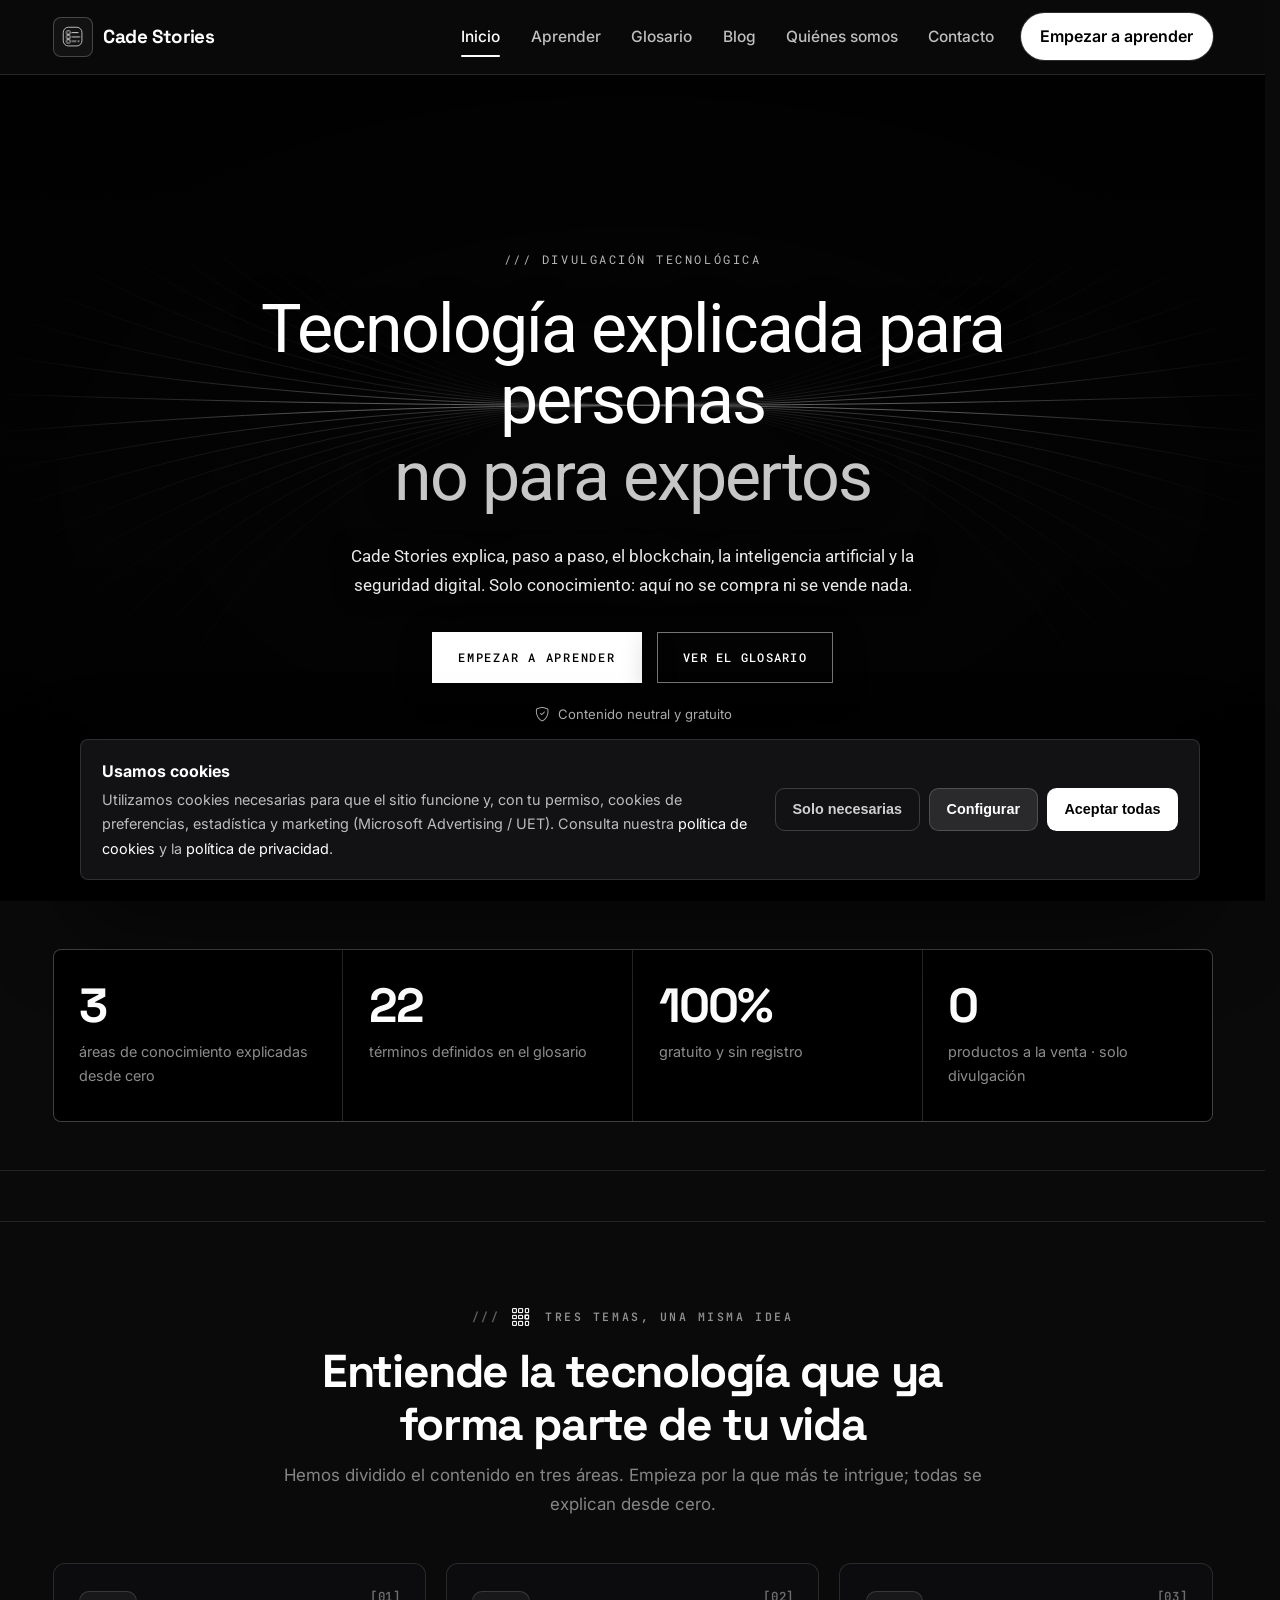
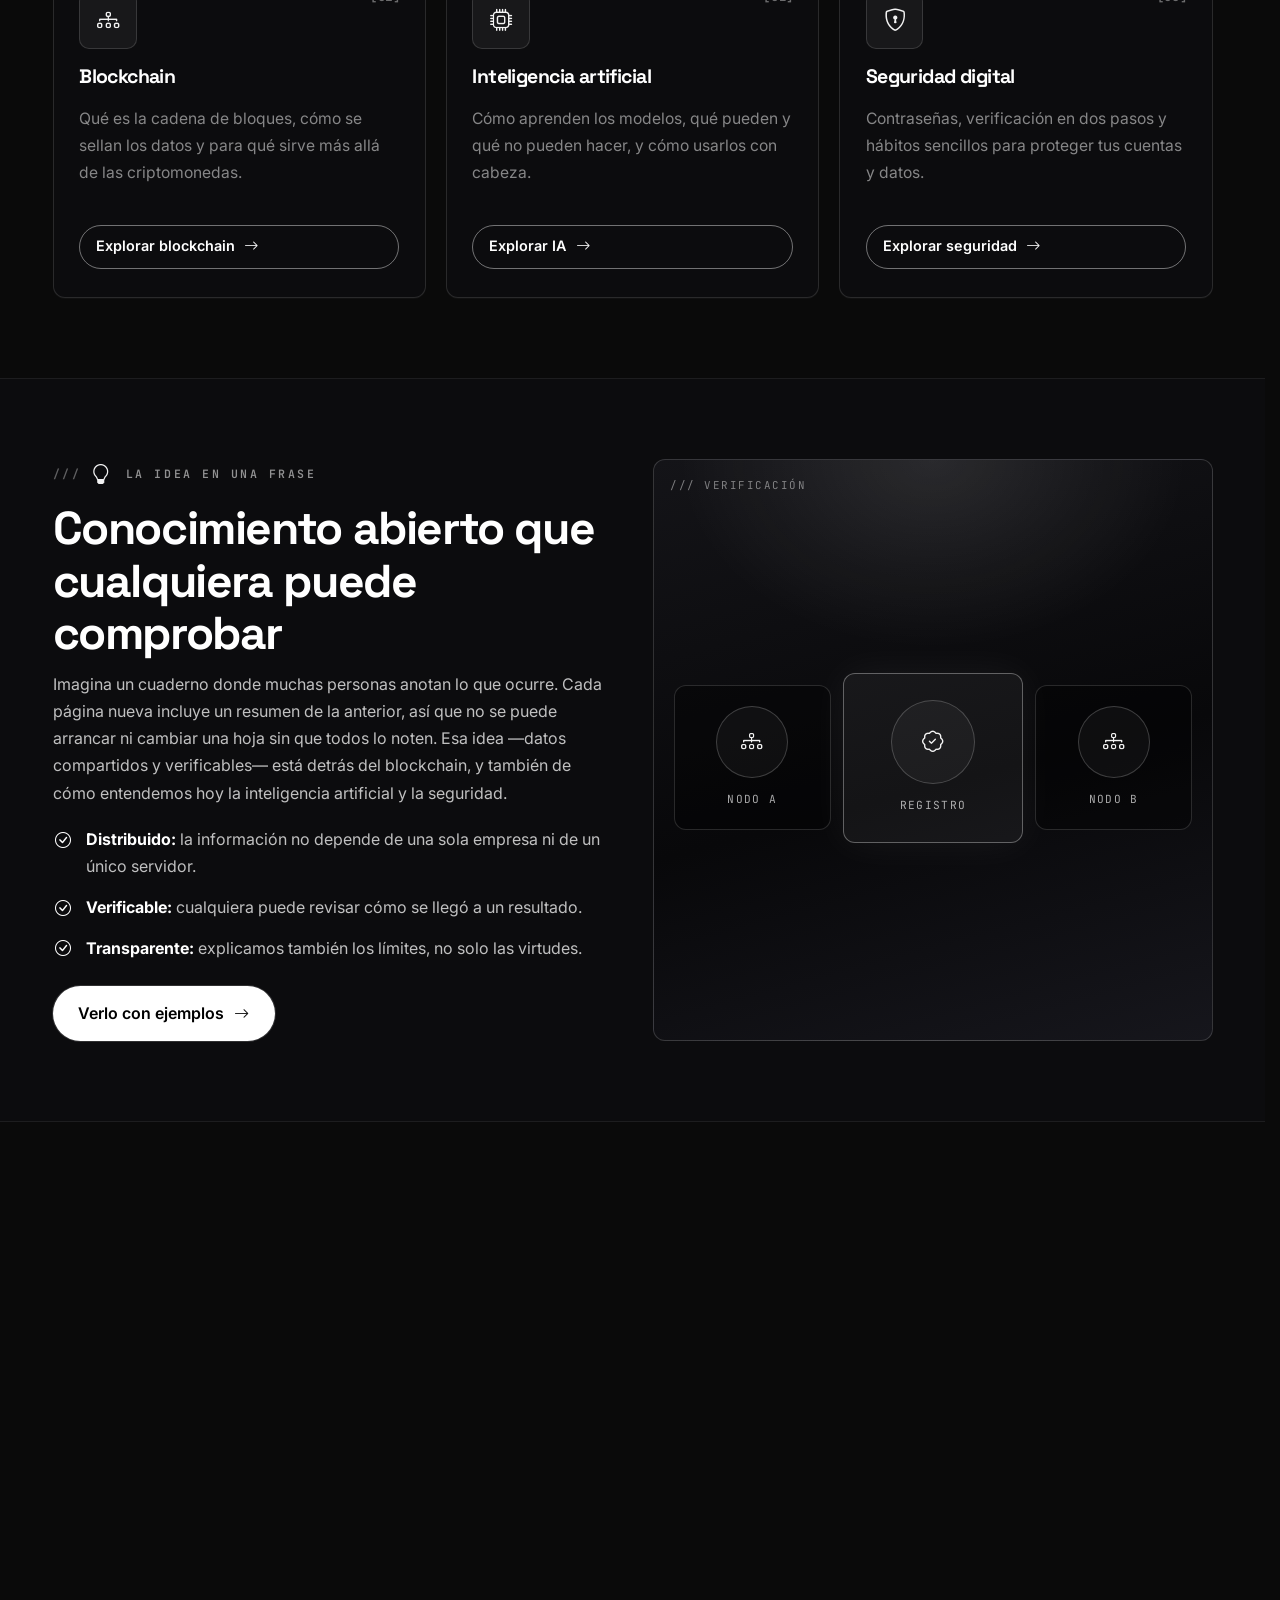
<file: index.html>
<!DOCTYPE html>
<html lang="es" class="page-home">
<head>
<meta charset="utf-8">
<meta name="viewport" content="width=device-width, initial-scale=1.0, viewport-fit=cover">
<script>
(function () {
  var root = document.documentElement;
  root.className += ' js';
  try {
    if (sessionStorage.getItem('cadestories_seen:' + location.pathname) === '1') {
      root.classList.add('motion-static');
    }
  } catch (e) {}
})();
</script>
<style>.js:not(.motion-static) .hero--lz .hero__center[data-hero-intro] > *{opacity:0}</style>
<script>
window.uetq = window.uetq || [];
window.uetq.push('consent', 'default', { ad_storage: 'denied' });
</script>
<title>Cade Stories — Blockchain, inteligencia artificial y seguridad digital explicados con claridad</title>
<meta name="description" content="Portal educativo que explica, con ejemplos sencillos, cómo funcionan el blockchain, la inteligencia artificial y la seguridad digital. Solo conocimiento: aquí no se compra ni se vende nada.">
<meta name="robots" content="index, follow">
<meta name="author" content="Cade Stories">
<meta name="theme-color" content="#0a0a0a">
<meta name="color-scheme" content="dark">
<meta name="apple-mobile-web-app-status-bar-style" content="black-translucent">
<link rel="canonical" href="https://artemegorov007.github.io/cade-stories/index.html">

<meta property="og:type" content="website">
<meta property="og:site_name" content="Cade Stories">
<meta property="og:title" content="Cade Stories — Blockchain, inteligencia artificial y seguridad digital explicados con claridad">
<meta property="og:description" content="Portal educativo que explica, con ejemplos sencillos, cómo funcionan el blockchain, la inteligencia artificial y la seguridad digital. Solo conocimiento: aquí no se compra ni se vende nada.">
<meta property="og:url" content="https://artemegorov007.github.io/cade-stories/index.html">
<meta property="og:locale" content="es_ES">
<meta property="og:image" content="https://artemegorov007.github.io/cade-stories/assets/img/og.svg?v=1782598385">
<meta property="og:image:alt" content="Cade Stories — Blockchain, inteligencia artificial y seguridad digital, explicados con claridad">
<meta name="twitter:card" content="summary_large_image">
<meta name="twitter:title" content="Cade Stories — Blockchain, inteligencia artificial y seguridad digital explicados con claridad">
<meta name="twitter:description" content="Portal educativo que explica, con ejemplos sencillos, cómo funcionan el blockchain, la inteligencia artificial y la seguridad digital. Solo conocimiento: aquí no se compra ni se vende nada.">
<meta name="twitter:image" content="https://artemegorov007.github.io/cade-stories/assets/img/og.svg?v=1782598385">
<script type="application/ld+json">{"@context":"https://schema.org","@graph":[{"@type":"Organization","@id":"https://artemegorov007.github.io/cade-stories/#organization","name":"Cade Stories","url":"https://artemegorov007.github.io/cade-stories","email":"hola@cadestories.com","telephone":"+34 932 45 18 70","address":{"@type":"PostalAddress","streetAddress":"Carrer de Pau Claris 138, 4ª planta","postalCode":"08009","addressLocality":"Barcelona","addressCountry":"ES"}},{"@type":"WebSite","@id":"https://artemegorov007.github.io/cade-stories/#website","url":"https://artemegorov007.github.io/cade-stories","name":"Cade Stories","description":"Blockchain, inteligencia artificial y seguridad digital, explicados con claridad","publisher":{"@id":"https://artemegorov007.github.io/cade-stories/#organization"},"inLanguage":"es-ES"}]}</script>

<link rel="icon" href="data:image/svg+xml,%3Csvg xmlns='http://www.w3.org/2000/svg' viewBox='0 0 64 64'%3E%3Crect width='64' height='64' rx='14' fill='%23000000'/%3E%3Crect x='1' y='1' width='62' height='62' rx='13' fill='none' stroke='%23ffffff' stroke-opacity='.25' stroke-width='2'/%3E%3Cpath d='M20 22 h24 a4 4 0 0 1 4 4 v12 a4 4 0 0 1 -4 4 h-12 l-8 8 v-8 a4 4 0 0 1 -4 -4 v-12 a4 4 0 0 1 4 -4 z' fill='%23ffffff'/%3E%3Ccircle cx='32' cy='32' r='4.5' fill='%23000000'/%3E%3C/svg%3E">

<link rel="preconnect" href="https://fonts.googleapis.com">
<link rel="preconnect" href="https://fonts.gstatic.com" crossorigin>
<link href="https://fonts.googleapis.com/css2?family=Inter:wght@400;500;600;700&family=Space+Grotesk:wght@500;600;700&family=Sora:wght@500;600;700&family=JetBrains+Mono:wght@500;600&display=swap" rel="stylesheet">
<link href="https://fonts.googleapis.com/css2?family=Roboto:wght@300;400;500;700&family=Roboto+Mono:wght@400;500&display=swap" rel="stylesheet">
<link rel="stylesheet" href="https://cdn.jsdelivr.net/npm/bootstrap-icons@1.11.3/font/bootstrap-icons.css">
<link rel="stylesheet" href="assets/css/tokens.css?v=1782599792">
<link rel="stylesheet" href="assets/css/style.css?v=1782901200">
<link rel="stylesheet" href="assets/css/theme-lz.css?v=1782597908">
<link rel="stylesheet" href="assets/css/animations.css?v=1782598385">
<link rel="stylesheet" href="assets/css/theme-lz-home.css?v=1782901200">
</head>
<body>
<a class="skip-link" href="#main">Saltar al contenido</a>
<header class="topbar">
  <div class="container topbar__inner">
    <a class="brand" href="index.html" aria-label="Cade Stories — inicio">
      <span class="brand__mark" aria-hidden="true"><svg class="brand-logo" viewBox="0 0 36 36" xmlns="http://www.w3.org/2000/svg" role="img" aria-label="Cade Stories"><rect class="brand-logo__frame" x="3.5" y="3.5" width="29" height="29" rx="8" fill="none" stroke="currentColor" stroke-width="1.2" opacity="0.92"/><rect class="brand-logo__block brand-logo__block--1" x="8.5" y="9" width="5.5" height="5.5" rx="1.35" fill="none" stroke="currentColor" stroke-width="1.15"/><rect class="brand-logo__block brand-logo__block--2" x="8.5" y="15.75" width="5.5" height="5.5" rx="1.35" fill="none" stroke="currentColor" stroke-width="1.15"/><rect class="brand-logo__block brand-logo__block--3" x="8.5" y="22.5" width="5.5" height="5.5" rx="1.35" fill="none" stroke="currentColor" stroke-width="1.15"/><line class="brand-logo__link brand-logo__link--1" x1="11.25" y1="14.5" x2="11.25" y2="15.75" stroke="currentColor" stroke-width="1.15" stroke-linecap="round"/><line class="brand-logo__link brand-logo__link--2" x1="11.25" y1="21.25" x2="11.25" y2="22.5" stroke="currentColor" stroke-width="1.15" stroke-linecap="round"/><line class="brand-logo__line brand-logo__line--1" x1="17" y1="11.75" x2="26.5" y2="11.75" stroke="currentColor" stroke-width="1.25" stroke-linecap="round"/><line class="brand-logo__line brand-logo__line--2" x1="17" y1="18.5" x2="29" y2="18.5" stroke="currentColor" stroke-width="1.25" stroke-linecap="round"/><line class="brand-logo__line brand-logo__line--3" x1="17" y1="25.25" x2="23.5" y2="25.25" stroke="currentColor" stroke-width="1.25" stroke-linecap="round"/><circle class="brand-logo__dot" cx="27.25" cy="25.25" r="1.15" fill="currentColor"/></svg></span>      <span class="brand__name">Cade <b>Stories</b></span>
    </a>

    <button class="burger" id="burger" type="button" aria-label="Abrir menú" aria-expanded="false" aria-controls="nav">
      <span></span><span></span><span></span>
    </button>

    <nav class="nav" id="nav" aria-label="Navegación principal">
              <a class="nav__link is-active" href="index.html">Inicio</a>
              <a class="nav__link" href="aprender.html">Aprender</a>
              <a class="nav__link" href="glosario.html">Glosario</a>
              <a class="nav__link" href="blog.html">Blog</a>
              <a class="nav__link" href="sobre-nosotros.html">Quiénes somos</a>
              <a class="nav__link" href="contacto.html">Contacto</a>
            <a class="btn btn--primary nav__cta" href="aprender.html">Empezar a aprender</a>
    </nav>
  </div>
</header>
<main id="main">
<section class="hero hero--lz">
    <div class="hero__canvas-wrap" id="lz-hero-canvas-wrap" aria-hidden="true">
      <canvas id="lz-hero-canvas"></canvas>
    </div>
    <div class="hero__center" data-hero-intro>
      <span class="hero__eyebrow">/// Divulgación tecnológica</span>
      <h1 class="hero__title-lz">Tecnología explicada para personas<span class="hero__title-muted">no para expertos</span></h1>
      <p class="hero__lead-lz">
        Cade Stories explica, paso a paso, el blockchain, la inteligencia artificial y la seguridad digital.
        Solo conocimiento: aquí no se compra ni se vende nada.
      </p>
      <div class="hero__actions">
        <a class="btn btn--primary btn--lz" href="aprender.html">Empezar a aprender</a>
        <a class="btn btn--ghost btn--lz" href="glosario.html">Ver el glosario</a>
      </div>
      <p class="hero__note"><span class="licon licon--shield-check" aria-hidden="true"><i class="licon__bi bi bi-shield-check"></i></span> Contenido neutral y gratuito</p>
    </div>
  </section>
<section class="section--tight">
    <div class="container">
      <div class="stats" data-reveal="group">
        <div class="stat"><div class="stat__num">3</div><div class="stat__label">áreas de conocimiento explicadas desde cero</div></div>
        <div class="stat"><div class="stat__num">22</div><div class="stat__label">términos definidos en el glosario</div></div>
        <div class="stat"><div class="stat__num">100%</div><div class="stat__label">gratuito y sin registro</div></div>
        <div class="stat"><div class="stat__num">0</div><div class="stat__label">productos a la venta · solo divulgación</div></div>
      </div>
    </div>
  </section>

  <section class="lz-marquee" aria-label="Temas del portal">
    <div class="lz-marquee__viewport">
      <div class="lz-marquee__track">
        <span>Blockchain</span><span class="lz-marquee__dot">·</span><span>Inteligencia artificial</span><span class="lz-marquee__dot">·</span><span>Seguridad digital</span><span class="lz-marquee__dot">·</span><span>Glosario</span><span class="lz-marquee__dot">·</span><span>Smart contracts</span><span class="lz-marquee__dot">·</span><span>Wallets</span><span class="lz-marquee__dot">·</span><span>Verificación 2FA</span><span class="lz-marquee__dot">·</span><span>Modelos de IA</span><span class="lz-marquee__dot">·</span><span>Phishing</span><span class="lz-marquee__dot">·</span><span>Trazabilidad</span><span class="lz-marquee__dot">·</span><span>Prompts</span><span class="lz-marquee__dot">·</span><span>Criptomonedas</span><span class="lz-marquee__dot">·</span><span>Blockchain</span><span class="lz-marquee__dot">·</span><span>Inteligencia artificial</span><span class="lz-marquee__dot">·</span><span>Seguridad digital</span><span class="lz-marquee__dot">·</span><span>Glosario</span><span class="lz-marquee__dot">·</span><span>Smart contracts</span><span class="lz-marquee__dot">·</span><span>Wallets</span><span class="lz-marquee__dot">·</span><span>Verificación 2FA</span><span class="lz-marquee__dot">·</span><span>Modelos de IA</span><span class="lz-marquee__dot">·</span><span>Phishing</span><span class="lz-marquee__dot">·</span><span>Trazabilidad</span><span class="lz-marquee__dot">·</span><span>Prompts</span><span class="lz-marquee__dot">·</span><span>Criptomonedas</span><span class="lz-marquee__dot">·</span>      </div>
    </div>
  </section>

<section class="section">
    <div class="container">
      <div class="section__head" data-reveal>
        <span class="eyebrow"><span class="licon licon--grid-3x3-gap" aria-hidden="true"><i class="licon__bi bi bi-grid-3x3-gap"></i></span> Tres temas, una misma idea</span>
        <h2 class="section__title">Entiende la tecnología que ya forma parte de tu vida</h2>
        <p class="section__lead">Hemos dividido el contenido en tres áreas. Empieza por la que más te intrigue; todas se explican desde cero.</p>
      </div>

      <div class="pillars" data-reveal="group">
        <article class="pillar">
          <span class="idx">[01]</span>
          <span class="pillar__icon"><span class="licon licon--diagram-3" aria-hidden="true"><i class="licon__bi bi bi-diagram-3"></i></span></span>
          <h3>Blockchain</h3>
          <p>Qué es la cadena de bloques, cómo se sellan los datos y para qué sirve más allá de las criptomonedas.</p>
          <a class="pillar__more" href="aprender.html#blockchain">Explorar blockchain <span class="licon licon--arrow-right" aria-hidden="true"><i class="licon__bi bi bi-arrow-right"></i></span></a>
        </article>
        <article class="pillar">
          <span class="idx">[02]</span>
          <span class="pillar__icon pillar__icon--accent"><span class="licon licon--cpu" aria-hidden="true"><i class="licon__bi bi bi-cpu"></i></span></span>
          <h3>Inteligencia artificial</h3>
          <p>Cómo aprenden los modelos, qué pueden y qué no pueden hacer, y cómo usarlos con cabeza.</p>
          <a class="pillar__more" href="aprender.html#ia">Explorar IA <span class="licon licon--arrow-right" aria-hidden="true"><i class="licon__bi bi bi-arrow-right"></i></span></a>
        </article>
        <article class="pillar">
          <span class="idx">[03]</span>
          <span class="pillar__icon pillar__icon--ink"><span class="licon licon--shield-lock" aria-hidden="true"><i class="licon__bi bi bi-shield-lock"></i></span></span>
          <h3>Seguridad digital</h3>
          <p>Contraseñas, verificación en dos pasos y hábitos sencillos para proteger tus cuentas y datos.</p>
          <a class="pillar__more" href="aprender.html#seguridad">Explorar seguridad <span class="licon licon--arrow-right" aria-hidden="true"><i class="licon__bi bi bi-arrow-right"></i></span></a>
        </article>
      </div>
    </div>
  </section>
<section class="section section--alt">
    <div class="container split">
      <div data-reveal="group">
        <span class="eyebrow"><span class="licon licon--lightbulb" aria-hidden="true"><i class="licon__bi bi bi-lightbulb"></i></span> La idea en una frase</span>
        <h2 class="section__title">Conocimiento abierto que cualquiera puede comprobar</h2>
        <p>
          Imagina un cuaderno donde muchas personas anotan lo que ocurre. Cada página nueva
          incluye un resumen de la anterior, así que no se puede arrancar ni cambiar una hoja
          sin que todos lo noten. Esa idea —datos compartidos y verificables— está detrás del
          blockchain, y también de cómo entendemos hoy la inteligencia artificial y la seguridad.
        </p>
        <ul class="feature-list">
          <li><span class="licon licon--check-circle" aria-hidden="true"><i class="licon__bi bi bi-check-circle"></i></span><span><b>Distribuido:</b> la información no depende de una sola empresa ni de un único servidor.</span></li>
          <li><span class="licon licon--check-circle" aria-hidden="true"><i class="licon__bi bi bi-check-circle"></i></span><span><b>Verificable:</b> cualquiera puede revisar cómo se llegó a un resultado.</span></li>
          <li><span class="licon licon--check-circle" aria-hidden="true"><i class="licon__bi bi bi-check-circle"></i></span><span><b>Transparente:</b> explicamos también los límites, no solo las virtudes.</span></li>
        </ul>
        <a class="btn btn--primary mt-3" href="aprender.html">Verlo con ejemplos <span class="licon licon--arrow-right" aria-hidden="true"><i class="licon__bi bi bi-arrow-right"></i></span></a>
      </div>
      <div class="split-visual split__media" data-reveal role="img" aria-label="Registro compartido verificable por varios nodos"><span class="split-visual__tag">/// VERIFICACIÓN</span><div class="split-visual__grid"><div class="split-visual__card"><span class="split-visual__icon"><span class="licon licon--diagram-3" aria-hidden="true"><i class="licon__bi bi bi-diagram-3"></i></span></span><span class="split-visual__label">Nodo A</span></div><div class="split-visual__card split-visual__card--core"><span class="split-visual__icon"><span class="licon licon--patch-check" aria-hidden="true"><i class="licon__bi bi bi-patch-check"></i></span></span><span class="split-visual__label">Registro</span></div><div class="split-visual__card"><span class="split-visual__icon"><span class="licon licon--diagram-3" aria-hidden="true"><i class="licon__bi bi bi-diagram-3"></i></span></span><span class="split-visual__label">Nodo B</span></div></div></div>    </div>
  </section>
<section class="section">
    <div class="container">
      <div class="section__head section__head--left" data-reveal>
        <span class="eyebrow"><span class="licon licon--hash" aria-hidden="true"><i class="licon__bi bi bi-hash"></i></span> Lo que vas a entender</span>
        <h2 class="section__title">Conceptos que cubrimos, sin tecnicismos</h2>
      </div>
      <div class="topics" data-reveal="group">
        <div class="topic"><span class="licon licon--currency-bitcoin" aria-hidden="true"><i class="licon__bi bi bi-currency-bitcoin"></i></span> Criptomonedas</div>
        <div class="topic"><span class="licon licon--wallet2" aria-hidden="true"><i class="licon__bi bi bi-wallet2"></i></span> Wallets</div>
        <div class="topic"><span class="licon licon--link-45deg" aria-hidden="true"><i class="licon__bi bi bi-link-45deg"></i></span> Smart contracts</div>
        <div class="topic"><span class="licon licon--diagram-2" aria-hidden="true"><i class="licon__bi bi bi-diagram-2"></i></span> Redes de nodos</div>
        <div class="topic"><span class="licon licon--robot" aria-hidden="true"><i class="licon__bi bi bi-robot"></i></span> Modelos de IA</div>
        <div class="topic"><span class="licon licon--chat-square-text" aria-hidden="true"><i class="licon__bi bi bi-chat-square-text"></i></span> Prompts</div>
        <div class="topic"><span class="licon licon--bug" aria-hidden="true"><i class="licon__bi bi bi-bug"></i></span> Phishing</div>
        <div class="topic"><span class="licon licon--key" aria-hidden="true"><i class="licon__bi bi bi-key"></i></span> Verificación 2FA</div>
      </div>
    </div>
  </section>
<section class="section--tight">
    <div class="container">
      <div class="trust" data-reveal="group">
        <div class="trust__item"><span class="licon licon--translate" aria-hidden="true"><i class="licon__bi bi bi-translate"></i></span> Explicaciones en español claro</div>
        <div class="trust__item"><span class="licon licon--people" aria-hidden="true"><i class="licon__bi bi bi-people"></i></span> Pensado para quien empieza de cero</div>
        <div class="trust__item"><span class="licon licon--emoji-smile" aria-hidden="true"><i class="licon__bi bi bi-emoji-smile"></i></span> Ejemplos del día a día</div>
        <div class="trust__item"><span class="licon licon--patch-check" aria-hidden="true"><i class="licon__bi bi bi-patch-check"></i></span> Divulgación sin promesas comerciales</div>
      </div>
    </div>
  </section>
<section class="section">
    <div class="container">
      <div class="section__head" data-reveal>
        <span class="eyebrow"><span class="licon licon--list-ol" aria-hidden="true"><i class="licon__bi bi bi-list-ol"></i></span> Cómo aprendes aquí</span>
        <h2 class="section__title">De la curiosidad a entenderlo de verdad</h2>
      </div>
      <div class="grid grid--2" data-reveal="group">
        <div class="step"><span class="step__no">1</span><div><h3>Empiezas por una idea</h3><p>Cada tema arranca con una analogía cotidiana, sin dar nada por sabido.</p></div></div>
        <div class="step"><span class="step__no">2</span><div><h3>Sumas conceptos clave</h3><p>Vamos añadiendo las piezas necesarias, una a una, en bloques cortos.</p></div></div>
        <div class="step"><span class="step__no">3</span><div><h3>Lo ves en ejemplos reales</h3><p>Conectamos cada idea con situaciones que reconoces del día a día.</p></div></div>
        <div class="step"><span class="step__no">4</span><div><h3>Repasas cuando quieras</h3><p>El glosario y el blog te dejan volver a cualquier concepto en segundos.</p></div></div>
      </div>
    </div>
  </section>
<section class="section section--alt">
    <div class="container">
      <div class="section__head" data-reveal>
        <span class="eyebrow"><span class="licon licon--newspaper" aria-hidden="true"><i class="licon__bi bi bi-newspaper"></i></span> Del blog</span>
        <h2 class="section__title">Lecturas breves para empezar</h2>
        <p class="section__lead">Tres artículos divulgativos, uno por cada tema. Sin precios ni recomendaciones: solo explicaciones.</p>
      </div>
      <div class="grid grid--3" data-reveal="group">
        <article class="post-card">
          <div class="post-card__media cover cover--chain"><span class="licon licon--diagram-3" aria-hidden="true"><i class="licon__bi bi bi-diagram-3"></i></span><span class="post-card__cat">Blockchain</span></div>          <div class="post-card__body">
            <div class="post-card__meta"><span><span class="licon licon--calendar3" aria-hidden="true"><i class="licon__bi bi bi-calendar3"></i></span> 12 jun 2026</span><span><span class="licon licon--clock" aria-hidden="true"><i class="licon__bi bi bi-clock"></i></span> 6 min</span></div>
            <h3>El blockchain más allá de las monedas</h3>
            <p>Su uso más interesante no son las criptomonedas, sino registrar y verificar información.</p>
            <a class="post-card__more" href="blog-blockchain-mas-alla-monedas.html">Leer artículo <span class="licon licon--arrow-right" aria-hidden="true"><i class="licon__bi bi bi-arrow-right"></i></span></a>
          </div>
        </article>
        <article class="post-card">
          <div class="post-card__media cover cover--ia"><span class="licon licon--cpu" aria-hidden="true"><i class="licon__bi bi bi-cpu"></i></span><span class="post-card__cat">Inteligencia artificial</span></div>          <div class="post-card__body">
            <div class="post-card__meta"><span><span class="licon licon--calendar3" aria-hidden="true"><i class="licon__bi bi bi-calendar3"></i></span> 09 jun 2026</span><span><span class="licon licon--clock" aria-hidden="true"><i class="licon__bi bi bi-clock"></i></span> 6 min</span></div>
            <h3>Cómo aprende una inteligencia artificial</h3>
            <p>Qué significa “entrenar” un modelo y por qué a veces se equivoca con tanta seguridad.</p>
            <a class="post-card__more" href="blog-como-aprende-una-ia.html">Leer artículo <span class="licon licon--arrow-right" aria-hidden="true"><i class="licon__bi bi bi-arrow-right"></i></span></a>
          </div>
        </article>
        <article class="post-card">
          <div class="post-card__media cover cover--sec"><span class="licon licon--shield-lock" aria-hidden="true"><i class="licon__bi bi bi-shield-lock"></i></span><span class="post-card__cat">Seguridad digital</span></div>          <div class="post-card__body">
            <div class="post-card__meta"><span><span class="licon licon--calendar3" aria-hidden="true"><i class="licon__bi bi bi-calendar3"></i></span> 03 jun 2026</span><span><span class="licon licon--clock" aria-hidden="true"><i class="licon__bi bi bi-clock"></i></span> 5 min</span></div>
            <h3>Seguridad digital: cinco hábitos básicos</h3>
            <p>Pequeños gestos que reducen muchísimo el riesgo de que te roben una cuenta.</p>
            <a class="post-card__more" href="blog-seguridad-digital-basica.html">Leer artículo <span class="licon licon--arrow-right" aria-hidden="true"><i class="licon__bi bi bi-arrow-right"></i></span></a>
          </div>
        </article>
      </div>
    </div>
  </section>
<section class="section--tight">
    <div class="container">
      <div class="callout" data-reveal>
        <span class="licon licon--info-circle" aria-hidden="true"><i class="licon__bi bi bi-info-circle"></i></span>        <p>
          <b>Aviso importante:</b> Cade Stories es un recurso puramente educativo.
          No ofrecemos asesoramiento financiero ni de inversión y no promovemos la compra,
          venta o negociación de ningún activo. Nuestro objetivo es solo que entiendas la tecnología.
        </p>
      </div>
    </div>
  </section>
<section class="section">
    <div class="container">
      <div class="cta-band" data-reveal>
        <h2>¿Listo para entender la tecnología sin complicaciones?</h2>
        <p>Empieza por la guía paso a paso. Está pensada para personas sin conocimientos técnicos previos.</p>
        <a class="btn btn--light" href="aprender.html"><span class="licon licon--rocket-takeoff licon--on-light" aria-hidden="true"><i class="licon__bi bi bi-rocket-takeoff"></i></span> Comenzar ahora</a>
      </div>
    </div>
  </section>

</main>
<footer class="footer">
  <div class="container">
    <div class="footer__top">
      <div class="footer__brand">
        <a class="brand" href="index.html" aria-label="Cade Stories — inicio">
          <span class="brand__mark" aria-hidden="true"><svg class="brand-logo" viewBox="0 0 36 36" xmlns="http://www.w3.org/2000/svg" role="img" aria-label="Cade Stories"><rect class="brand-logo__frame" x="3.5" y="3.5" width="29" height="29" rx="8" fill="none" stroke="currentColor" stroke-width="1.2" opacity="0.92"/><rect class="brand-logo__block brand-logo__block--1" x="8.5" y="9" width="5.5" height="5.5" rx="1.35" fill="none" stroke="currentColor" stroke-width="1.15"/><rect class="brand-logo__block brand-logo__block--2" x="8.5" y="15.75" width="5.5" height="5.5" rx="1.35" fill="none" stroke="currentColor" stroke-width="1.15"/><rect class="brand-logo__block brand-logo__block--3" x="8.5" y="22.5" width="5.5" height="5.5" rx="1.35" fill="none" stroke="currentColor" stroke-width="1.15"/><line class="brand-logo__link brand-logo__link--1" x1="11.25" y1="14.5" x2="11.25" y2="15.75" stroke="currentColor" stroke-width="1.15" stroke-linecap="round"/><line class="brand-logo__link brand-logo__link--2" x1="11.25" y1="21.25" x2="11.25" y2="22.5" stroke="currentColor" stroke-width="1.15" stroke-linecap="round"/><line class="brand-logo__line brand-logo__line--1" x1="17" y1="11.75" x2="26.5" y2="11.75" stroke="currentColor" stroke-width="1.25" stroke-linecap="round"/><line class="brand-logo__line brand-logo__line--2" x1="17" y1="18.5" x2="29" y2="18.5" stroke="currentColor" stroke-width="1.25" stroke-linecap="round"/><line class="brand-logo__line brand-logo__line--3" x1="17" y1="25.25" x2="23.5" y2="25.25" stroke="currentColor" stroke-width="1.25" stroke-linecap="round"/><circle class="brand-logo__dot" cx="27.25" cy="25.25" r="1.15" fill="currentColor"/></svg></span>          <span class="brand__name">Cade <b>Stories</b></span>
        </a>
        <p class="footer__about">
          Un proyecto educativo independiente que cuenta, en lenguaje claro, cómo funcionan
          el blockchain, la inteligencia artificial y la seguridad digital. Solo conocimiento,
          nada que comprar.
        </p>
        <div class="footer__socials" aria-label="Redes sociales">
          <a href="mailto:hola@cadestories.com" aria-label="Escríbenos por correo"><span class="licon licon--envelope" aria-hidden="true"><i class="licon__bi bi bi-envelope"></i></span></a>
          <a href="blog.html" aria-label="Blog y novedades"><span class="licon licon--rss" aria-hidden="true"><i class="licon__bi bi bi-rss"></i></span></a>
          <a href="contacto.html" aria-label="Contacto y comunidad"><span class="licon licon--people" aria-hidden="true"><i class="licon__bi bi bi-people"></i></span></a>
        </div>
      </div>

      <nav class="footer__col" aria-label="Contenido del sitio">
        <h2 class="footer__heading">Contenido</h2>
        <ul>
          <li><a href="aprender.html">Guía de aprendizaje</a></li>
          <li><a href="glosario.html">Glosario</a></li>
          <li><a href="blog.html">Blog y novedades</a></li>
          <li><a href="sobre-nosotros.html">Quiénes somos</a></li>
        </ul>
      </nav>

      <nav class="footer__col" aria-label="Información legal">
        <h2 class="footer__heading">Legal</h2>
        <ul>
          <li><a href="privacidad.html">Política de privacidad</a></li>
          <li><a href="terminos.html">Términos de uso</a></li>
          <li><a href="cookies.html">Política de cookies</a></li>
          <li><a href="contacto.html">Contacto</a></li>
        </ul>
      </nav>

      <div class="footer__col">
        <h2 class="footer__heading">Dónde estamos</h2>
        <address class="footer__contact">
          <div class="footer__contact-item"><span class="contact-info__icon"><span class="licon licon--geo-alt" aria-hidden="true"><i class="licon__bi bi bi-geo-alt"></i></span></span><span>Carrer de Pau Claris 138, 4ª planta, 08009 Barcelona, España</span></div>
          <div class="footer__contact-item"><span class="contact-info__icon"><span class="licon licon--envelope" aria-hidden="true"><i class="licon__bi bi bi-envelope"></i></span></span><a href="mailto:hola@cadestories.com">hola@cadestories.com</a></div>
          <div class="footer__contact-item"><span class="contact-info__icon"><span class="licon licon--telephone" aria-hidden="true"><i class="licon__bi bi bi-telephone"></i></span></span><a href="tel:+34932451870">+34 932 45 18 70</a></div>
        </address>
      </div>
    </div>

    <div class="footer__bottom">
      <span>&copy; 2026 Cade Stories. Contenido con fines educativos e informativos.</span>
      <nav class="footer__bottom-links" aria-label="Enlaces legales">
        <a href="privacidad.html">Privacidad</a>
        <a href="terminos.html">Términos</a>
        <a href="cookies.html">Cookies</a>
      </nav>
    </div>
  </div>
</footer>
<div class="cookie" id="cookie-banner" role="dialog" aria-live="polite" aria-label="Consentimiento de cookies" hidden>
    <div class="cookie__text">
      <strong>Usamos cookies</strong>
      <p>Utilizamos cookies necesarias para que el sitio funcione y, con tu permiso, cookies de preferencias, estadística y marketing (Microsoft Advertising / UET). Consulta nuestra <a href="cookies.html" class="cookie__link">política de cookies</a> y la <a href="privacidad.html" class="cookie__link">política de privacidad</a>.</p>
    </div>
    <div class="cookie__actions">
      <button class="cookie__btn cookie__btn--reject" id="cookie-reject" type="button">Solo necesarias</button>
      <button class="cookie__btn cookie__btn--config" id="cookie-config" type="button">Configurar</button>
      <button class="cookie__btn cookie__btn--accept" id="cookie-accept" type="button">Aceptar todas</button>
    </div>
  </div>
<div class="modal" id="cookie-modal" aria-hidden="true">
    <div class="modal__dialog" role="dialog" aria-modal="true" aria-label="Configuración de cookies">
      <h3>Configuración de cookies</h3>
      <p class="modal__lead">Puedes activar o desactivar las categorías opcionales. Las cookies necesarias siempre están activas.</p>

      <label class="modal__opt">
        <span><strong>Necesarias</strong><br><small>Imprescindibles para el funcionamiento básico del sitio.</small></span>
        <input type="checkbox" checked disabled>
      </label>
      <label class="modal__opt">
        <span><strong>Preferencias</strong><br><small>Recuerdan tus ajustes, como el idioma o la región.</small></span>
        <input type="checkbox" id="ck-pref">
      </label>
      <label class="modal__opt">
        <span><strong>Estadística</strong><br><small>Nos ayudan a entender, de forma anónima, qué contenidos son útiles.</small></span>
        <input type="checkbox" id="ck-stat">
      </label>
      <label class="modal__opt">
        <span><strong>Marketing / Microsoft UET</strong><br><small>Medición de campañas en Microsoft Advertising (UET). Permite conversiones y remarketing solo si las aceptas.</small></span>
        <input type="checkbox" id="ck-marketing">
      </label>

      <div class="modal__footer">
        <button class="btn btn--ghost" id="cookie-modal-close" type="button">Cerrar</button>
        <button class="btn btn--ghost" id="cookie-save" type="button">Guardar selección</button>
        <button class="btn btn--primary" id="cookie-modal-accept" type="button">Aceptar todas</button>
      </div>
    </div>
  </div>
<script src="assets/js/main.js?v=1782597932"></script>
<script src="assets/js/lz-canvas.js?v=1782900100"></script>
</body>
</html>
</file>
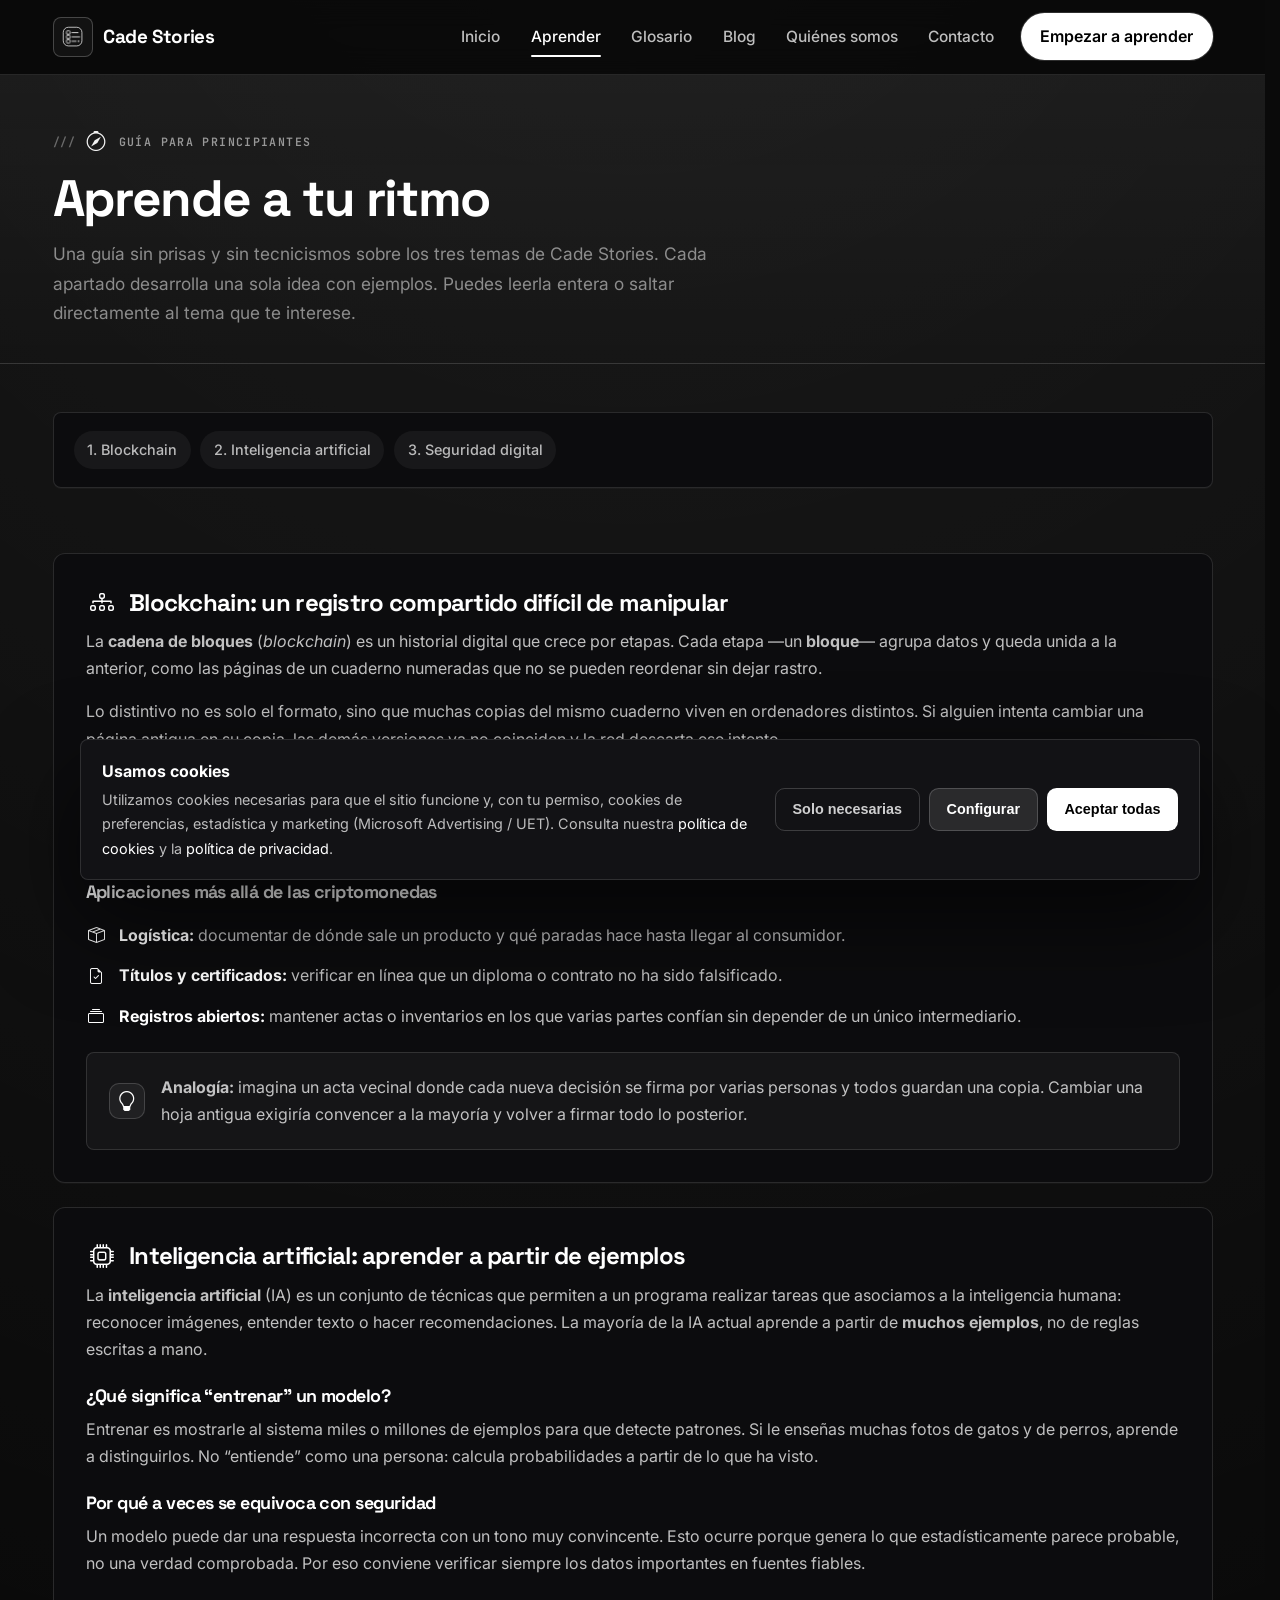
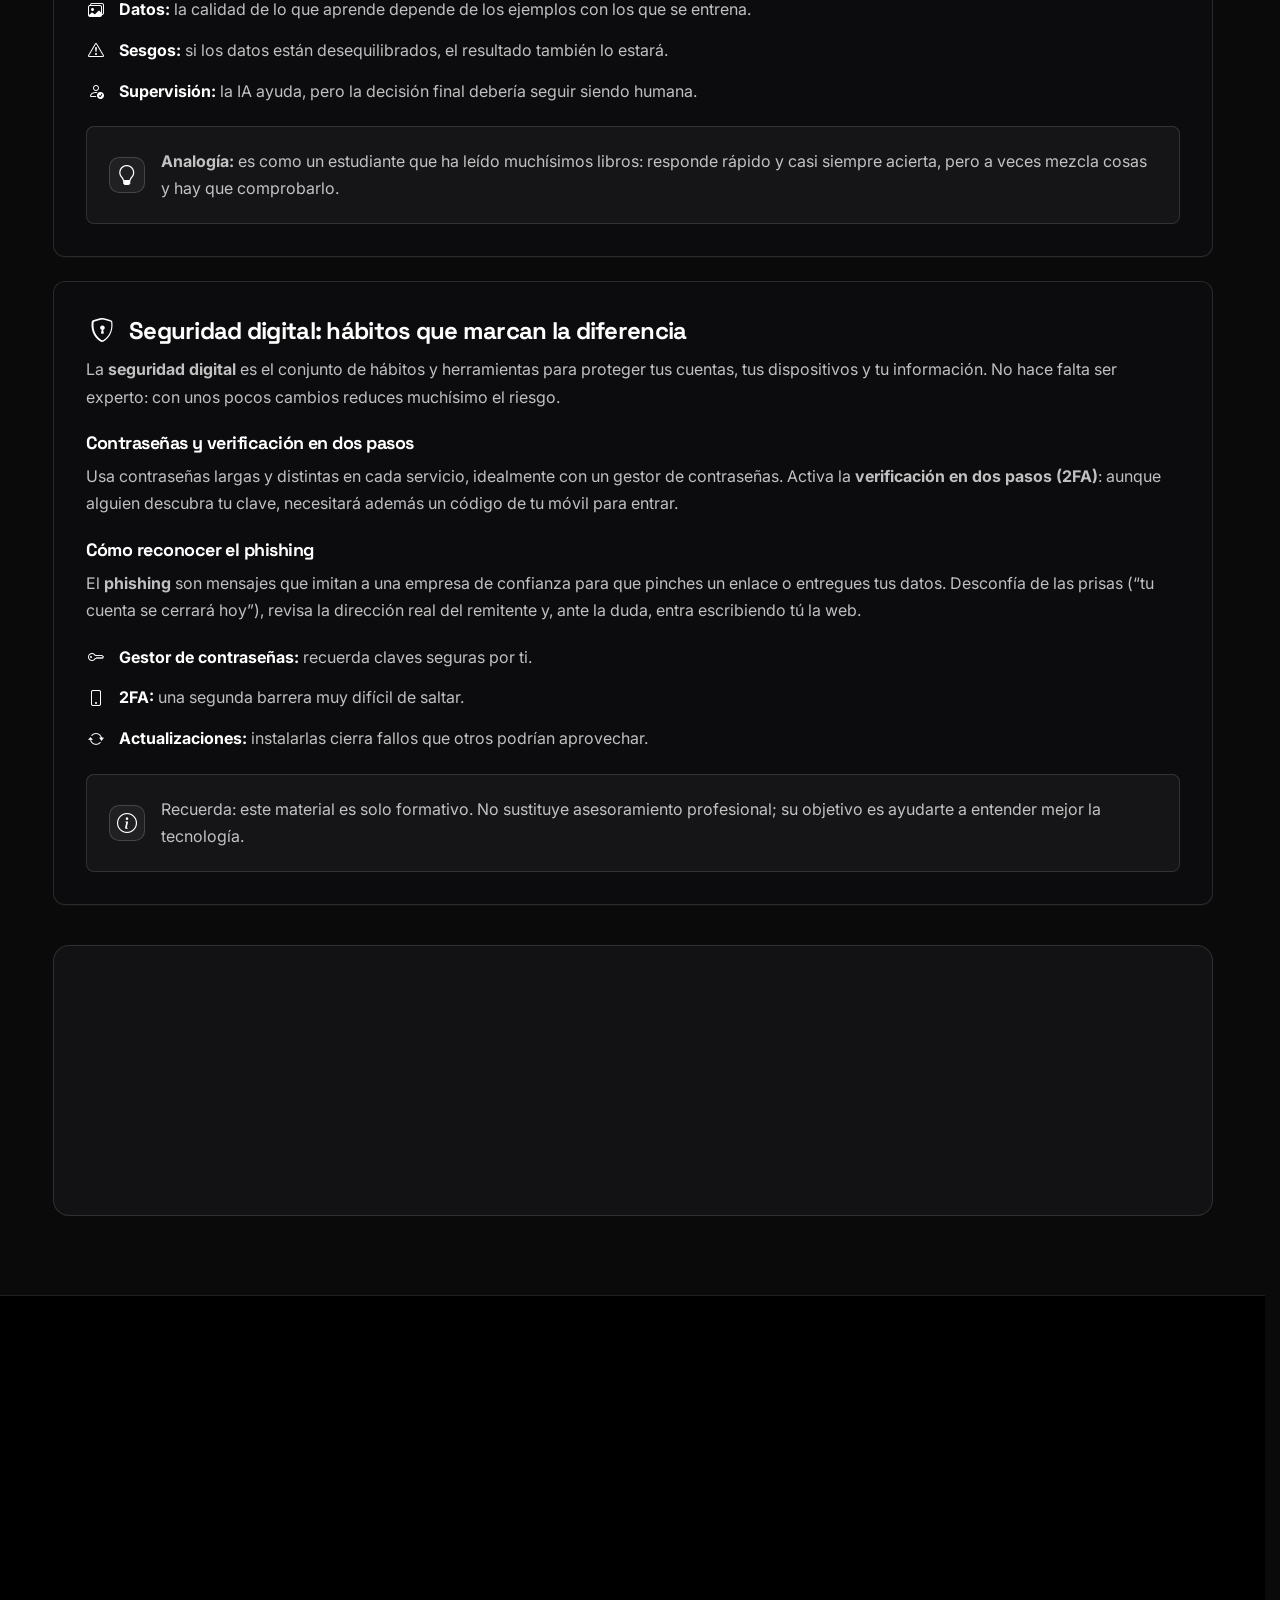
<file: aprender.html>
<!DOCTYPE html>
<html lang="es">
<head>
<meta charset="utf-8">
<meta name="viewport" content="width=device-width, initial-scale=1.0, viewport-fit=cover">
<script>document.documentElement.className += ' js';</script>
<script>
window.uetq = window.uetq || [];
window.uetq.push('consent', 'default', { ad_storage: 'denied' });
</script>
<title>Aprender blockchain, IA y seguridad digital — Cade Stories</title>
<meta name="description" content="Guía sencilla para entender desde cero la tecnología blockchain, la inteligencia artificial y la seguridad digital. Conceptos explicados con ejemplos cotidianos, para principiantes.">
<meta name="robots" content="index, follow">
<meta name="author" content="Cade Stories">
<meta name="theme-color" content="#0a0a0a">
<meta name="color-scheme" content="dark">
<meta name="apple-mobile-web-app-status-bar-style" content="black-translucent">
<link rel="canonical" href="https://artemegorov007.github.io/cade-stories/aprender.html">

<meta property="og:type" content="website">
<meta property="og:site_name" content="Cade Stories">
<meta property="og:title" content="Aprender blockchain, IA y seguridad digital — Cade Stories">
<meta property="og:description" content="Guía sencilla para entender desde cero la tecnología blockchain, la inteligencia artificial y la seguridad digital. Conceptos explicados con ejemplos cotidianos, para principiantes.">
<meta property="og:url" content="https://artemegorov007.github.io/cade-stories/aprender.html">
<meta property="og:locale" content="es_ES">
<meta property="og:image" content="https://artemegorov007.github.io/cade-stories/assets/img/og.svg?v=1782598385">
<meta property="og:image:alt" content="Cade Stories — Blockchain, inteligencia artificial y seguridad digital, explicados con claridad">
<meta name="twitter:card" content="summary_large_image">
<meta name="twitter:title" content="Aprender blockchain, IA y seguridad digital — Cade Stories">
<meta name="twitter:description" content="Guía sencilla para entender desde cero la tecnología blockchain, la inteligencia artificial y la seguridad digital. Conceptos explicados con ejemplos cotidianos, para principiantes.">
<meta name="twitter:image" content="https://artemegorov007.github.io/cade-stories/assets/img/og.svg?v=1782598385">
<script type="application/ld+json">{"@context":"https://schema.org","@graph":[{"@type":"Organization","@id":"https://artemegorov007.github.io/cade-stories/#organization","name":"Cade Stories","url":"https://artemegorov007.github.io/cade-stories","email":"hola@cadestories.com","telephone":"+34 932 45 18 70","address":{"@type":"PostalAddress","streetAddress":"Carrer de Pau Claris 138, 4ª planta","postalCode":"08009","addressLocality":"Barcelona","addressCountry":"ES"}},{"@type":"WebSite","@id":"https://artemegorov007.github.io/cade-stories/#website","url":"https://artemegorov007.github.io/cade-stories","name":"Cade Stories","description":"Blockchain, inteligencia artificial y seguridad digital, explicados con claridad","publisher":{"@id":"https://artemegorov007.github.io/cade-stories/#organization"},"inLanguage":"es-ES"}]}</script>

<link rel="icon" href="data:image/svg+xml,%3Csvg xmlns='http://www.w3.org/2000/svg' viewBox='0 0 64 64'%3E%3Crect width='64' height='64' rx='14' fill='%23000000'/%3E%3Crect x='1' y='1' width='62' height='62' rx='13' fill='none' stroke='%23ffffff' stroke-opacity='.25' stroke-width='2'/%3E%3Cpath d='M20 22 h24 a4 4 0 0 1 4 4 v12 a4 4 0 0 1 -4 4 h-12 l-8 8 v-8 a4 4 0 0 1 -4 -4 v-12 a4 4 0 0 1 4 -4 z' fill='%23ffffff'/%3E%3Ccircle cx='32' cy='32' r='4.5' fill='%23000000'/%3E%3C/svg%3E">

<link rel="preconnect" href="https://fonts.googleapis.com">
<link rel="preconnect" href="https://fonts.gstatic.com" crossorigin>
<link href="https://fonts.googleapis.com/css2?family=Inter:wght@400;500;600;700&family=Space+Grotesk:wght@500;600;700&family=Sora:wght@500;600;700&family=JetBrains+Mono:wght@500;600&display=swap" rel="stylesheet">
<link rel="stylesheet" href="https://cdn.jsdelivr.net/npm/bootstrap-icons@1.11.3/font/bootstrap-icons.css">
<link rel="stylesheet" href="assets/css/tokens.css?v=1782599792">
<link rel="stylesheet" href="assets/css/style.css?v=1782901200">
<link rel="stylesheet" href="assets/css/theme-lz.css?v=1782597908">
<link rel="stylesheet" href="assets/css/animations.css?v=1782598385">
</head>
<body>
<a class="skip-link" href="#main">Saltar al contenido</a>
<header class="topbar">
  <div class="container topbar__inner">
    <a class="brand" href="index.html" aria-label="Cade Stories — inicio">
      <span class="brand__mark" aria-hidden="true"><svg class="brand-logo" viewBox="0 0 36 36" xmlns="http://www.w3.org/2000/svg" role="img" aria-label="Cade Stories"><rect class="brand-logo__frame" x="3.5" y="3.5" width="29" height="29" rx="8" fill="none" stroke="currentColor" stroke-width="1.2" opacity="0.92"/><rect class="brand-logo__block brand-logo__block--1" x="8.5" y="9" width="5.5" height="5.5" rx="1.35" fill="none" stroke="currentColor" stroke-width="1.15"/><rect class="brand-logo__block brand-logo__block--2" x="8.5" y="15.75" width="5.5" height="5.5" rx="1.35" fill="none" stroke="currentColor" stroke-width="1.15"/><rect class="brand-logo__block brand-logo__block--3" x="8.5" y="22.5" width="5.5" height="5.5" rx="1.35" fill="none" stroke="currentColor" stroke-width="1.15"/><line class="brand-logo__link brand-logo__link--1" x1="11.25" y1="14.5" x2="11.25" y2="15.75" stroke="currentColor" stroke-width="1.15" stroke-linecap="round"/><line class="brand-logo__link brand-logo__link--2" x1="11.25" y1="21.25" x2="11.25" y2="22.5" stroke="currentColor" stroke-width="1.15" stroke-linecap="round"/><line class="brand-logo__line brand-logo__line--1" x1="17" y1="11.75" x2="26.5" y2="11.75" stroke="currentColor" stroke-width="1.25" stroke-linecap="round"/><line class="brand-logo__line brand-logo__line--2" x1="17" y1="18.5" x2="29" y2="18.5" stroke="currentColor" stroke-width="1.25" stroke-linecap="round"/><line class="brand-logo__line brand-logo__line--3" x1="17" y1="25.25" x2="23.5" y2="25.25" stroke="currentColor" stroke-width="1.25" stroke-linecap="round"/><circle class="brand-logo__dot" cx="27.25" cy="25.25" r="1.15" fill="currentColor"/></svg></span>      <span class="brand__name">Cade <b>Stories</b></span>
    </a>

    <button class="burger" id="burger" type="button" aria-label="Abrir menú" aria-expanded="false" aria-controls="nav">
      <span></span><span></span><span></span>
    </button>

    <nav class="nav" id="nav" aria-label="Navegación principal">
              <a class="nav__link" href="index.html">Inicio</a>
              <a class="nav__link is-active" href="aprender.html">Aprender</a>
              <a class="nav__link" href="glosario.html">Glosario</a>
              <a class="nav__link" href="blog.html">Blog</a>
              <a class="nav__link" href="sobre-nosotros.html">Quiénes somos</a>
              <a class="nav__link" href="contacto.html">Contacto</a>
            <a class="btn btn--primary nav__cta" href="aprender.html">Empezar a aprender</a>
    </nav>
  </div>
</header>
<main id="main">

  <section class="page-hero">
    <div class="container" data-reveal="group">
      <span class="eyebrow"><span class="licon licon--compass" aria-hidden="true"><i class="licon__bi bi bi-compass"></i></span> Guía para principiantes</span>
      <h1 class="page-hero__title">Aprende a tu ritmo</h1>
      <p class="page-hero__lead">
        Una guía sin prisas y sin tecnicismos sobre los tres temas de Cade Stories.
        Cada apartado desarrolla una sola idea con ejemplos. Puedes leerla entera
        o saltar directamente al tema que te interese.
      </p>
    </div>
  </section>

  <section class="section--tight">
    <div class="container">
      <nav class="toc" data-reveal aria-label="Índice de la guía">
        <a href="#blockchain">1. Blockchain</a>
        <a href="#ia">2. Inteligencia artificial</a>
        <a href="#seguridad">3. Seguridad digital</a>
      </nav>
    </div>
  </section>

  <section class="section" style="padding-top:1rem">
    <div class="container">
      <div class="guide" data-reveal="group">

        <article class="guide__block" id="blockchain">
          <h2><span class="licon licon--diagram-3" aria-hidden="true"><i class="licon__bi bi bi-diagram-3"></i></span> Blockchain: un registro compartido difícil de manipular</h2>
          <p>
            La <b>cadena de bloques</b> (<i>blockchain</i>) es un historial digital que crece
            por etapas. Cada etapa —un <b>bloque</b>— agrupa datos y queda unida a la anterior,
            como las páginas de un cuaderno numeradas que no se pueden reordenar sin dejar rastro.
          </p>
          <p>
            Lo distintivo no es solo el formato, sino que muchas copias del mismo cuaderno viven
            en ordenadores distintos. Si alguien intenta cambiar una página antigua en su copia,
            las demás versiones ya no coinciden y la red descarta ese intento.
          </p>
          <h3>La huella de cada bloque (hash)</h3>
          <p>
            Cada bloque incluye un <b>hash</b>: un código breve calculado a partir de su contenido.
            Modificar una sola cifra cambia por completo esa huella. Como el bloque siguiente
            guarda la huella del previo, alterar el pasado rompe toda la secuencia posterior.
          </p>
          <h3>Aplicaciones más allá de las criptomonedas</h3>
          <ul class="feature-list">
            <li><span class="licon licon--box-seam" aria-hidden="true"><i class="licon__bi bi bi-box-seam"></i></span><span><b>Logística:</b> documentar de dónde sale un producto y qué paradas hace hasta llegar al consumidor.</span></li>
            <li><span class="licon licon--file-earmark-check" aria-hidden="true"><i class="licon__bi bi bi-file-earmark-check"></i></span><span><b>Títulos y certificados:</b> verificar en línea que un diploma o contrato no ha sido falsificado.</span></li>
            <li><span class="licon licon--collection" aria-hidden="true"><i class="licon__bi bi bi-collection"></i></span><span><b>Registros abiertos:</b> mantener actas o inventarios en los que varias partes confían sin depender de un único intermediario.</span></li>
          </ul>
          <div class="callout"><span class="licon licon--lightbulb" aria-hidden="true"><i class="licon__bi bi bi-lightbulb"></i></span><p><b>Analogía:</b> imagina un acta vecinal donde cada nueva decisión se firma por varias personas y todos guardan una copia. Cambiar una hoja antigua exigiría convencer a la mayoría y volver a firmar todo lo posterior.</p></div>
        </article>

        <article class="guide__block" id="ia">
          <h2><span class="licon licon--cpu" aria-hidden="true"><i class="licon__bi bi bi-cpu"></i></span> Inteligencia artificial: aprender a partir de ejemplos</h2>
          <p>
            La <b>inteligencia artificial</b> (IA) es un conjunto de técnicas que permiten a un
            programa realizar tareas que asociamos a la inteligencia humana: reconocer imágenes,
            entender texto o hacer recomendaciones. La mayoría de la IA actual aprende a partir
            de <b>muchos ejemplos</b>, no de reglas escritas a mano.
          </p>
          <h3>¿Qué significa “entrenar” un modelo?</h3>
          <p>
            Entrenar es mostrarle al sistema miles o millones de ejemplos para que detecte
            patrones. Si le enseñas muchas fotos de gatos y de perros, aprende a distinguirlos.
            No “entiende” como una persona: calcula probabilidades a partir de lo que ha visto.
          </p>
          <h3>Por qué a veces se equivoca con seguridad</h3>
          <p>
            Un modelo puede dar una respuesta incorrecta con un tono muy convincente. Esto ocurre
            porque genera lo que estadísticamente parece probable, no una verdad comprobada. Por
            eso conviene verificar siempre los datos importantes en fuentes fiables.
          </p>
          <ul class="feature-list">
            <li><span class="licon licon--images" aria-hidden="true"><i class="licon__bi bi bi-images"></i></span><span><b>Datos:</b> la calidad de lo que aprende depende de los ejemplos con los que se entrena.</span></li>
            <li><span class="licon licon--exclamation-triangle" aria-hidden="true"><i class="licon__bi bi bi-exclamation-triangle"></i></span><span><b>Sesgos:</b> si los datos están desequilibrados, el resultado también lo estará.</span></li>
            <li><span class="licon licon--person-check" aria-hidden="true"><i class="licon__bi bi bi-person-check"></i></span><span><b>Supervisión:</b> la IA ayuda, pero la decisión final debería seguir siendo humana.</span></li>
          </ul>
          <div class="callout"><span class="licon licon--lightbulb" aria-hidden="true"><i class="licon__bi bi bi-lightbulb"></i></span><p><b>Analogía:</b> es como un estudiante que ha leído muchísimos libros: responde rápido y casi siempre acierta, pero a veces mezcla cosas y hay que comprobarlo.</p></div>
        </article>

        <article class="guide__block" id="seguridad">
          <h2><span class="licon licon--shield-lock" aria-hidden="true"><i class="licon__bi bi bi-shield-lock"></i></span> Seguridad digital: hábitos que marcan la diferencia</h2>
          <p>
            La <b>seguridad digital</b> es el conjunto de hábitos y herramientas para proteger tus
            cuentas, tus dispositivos y tu información. No hace falta ser experto: con unos pocos
            cambios reduces muchísimo el riesgo.
          </p>
          <h3>Contraseñas y verificación en dos pasos</h3>
          <p>
            Usa contraseñas largas y distintas en cada servicio, idealmente con un gestor de
            contraseñas. Activa la <b>verificación en dos pasos (2FA)</b>: aunque alguien
            descubra tu clave, necesitará además un código de tu móvil para entrar.
          </p>
          <h3>Cómo reconocer el phishing</h3>
          <p>
            El <b>phishing</b> son mensajes que imitan a una empresa de confianza para que pinches
            un enlace o entregues tus datos. Desconfía de las prisas (“tu cuenta se cerrará hoy”),
            revisa la dirección real del remitente y, ante la duda, entra escribiendo tú la web.
          </p>
          <ul class="feature-list">
            <li><span class="licon licon--key" aria-hidden="true"><i class="licon__bi bi bi-key"></i></span><span><b>Gestor de contraseñas:</b> recuerda claves seguras por ti.</span></li>
            <li><span class="licon licon--phone" aria-hidden="true"><i class="licon__bi bi bi-phone"></i></span><span><b>2FA:</b> una segunda barrera muy difícil de saltar.</span></li>
            <li><span class="licon licon--arrow-repeat" aria-hidden="true"><i class="licon__bi bi bi-arrow-repeat"></i></span><span><b>Actualizaciones:</b> instalarlas cierra fallos que otros podrían aprovechar.</span></li>
          </ul>
          <div class="callout"><span class="licon licon--info-circle" aria-hidden="true"><i class="licon__bi bi bi-info-circle"></i></span><p>Recuerda: este material es solo formativo. No sustituye asesoramiento profesional; su objetivo es ayudarte a entender mejor la tecnología.</p></div>
        </article>

      </div>

      <div class="cta-band mt-4" data-reveal>
        <h2>¿Algún concepto sigue sin estar claro?</h2>
        <p>Consulta el glosario: cada entrada resume una idea en pocas líneas.</p>
        <a class="btn btn--light" href="glosario.html"><span class="licon licon--journal-text licon--on-light" aria-hidden="true"><i class="licon__bi bi bi-journal-text"></i></span> Abrir el glosario</a>
      </div>
    </div>
  </section>

</main>
<footer class="footer">
  <div class="container">
    <div class="footer__top">
      <div class="footer__brand">
        <a class="brand" href="index.html" aria-label="Cade Stories — inicio">
          <span class="brand__mark" aria-hidden="true"><svg class="brand-logo" viewBox="0 0 36 36" xmlns="http://www.w3.org/2000/svg" role="img" aria-label="Cade Stories"><rect class="brand-logo__frame" x="3.5" y="3.5" width="29" height="29" rx="8" fill="none" stroke="currentColor" stroke-width="1.2" opacity="0.92"/><rect class="brand-logo__block brand-logo__block--1" x="8.5" y="9" width="5.5" height="5.5" rx="1.35" fill="none" stroke="currentColor" stroke-width="1.15"/><rect class="brand-logo__block brand-logo__block--2" x="8.5" y="15.75" width="5.5" height="5.5" rx="1.35" fill="none" stroke="currentColor" stroke-width="1.15"/><rect class="brand-logo__block brand-logo__block--3" x="8.5" y="22.5" width="5.5" height="5.5" rx="1.35" fill="none" stroke="currentColor" stroke-width="1.15"/><line class="brand-logo__link brand-logo__link--1" x1="11.25" y1="14.5" x2="11.25" y2="15.75" stroke="currentColor" stroke-width="1.15" stroke-linecap="round"/><line class="brand-logo__link brand-logo__link--2" x1="11.25" y1="21.25" x2="11.25" y2="22.5" stroke="currentColor" stroke-width="1.15" stroke-linecap="round"/><line class="brand-logo__line brand-logo__line--1" x1="17" y1="11.75" x2="26.5" y2="11.75" stroke="currentColor" stroke-width="1.25" stroke-linecap="round"/><line class="brand-logo__line brand-logo__line--2" x1="17" y1="18.5" x2="29" y2="18.5" stroke="currentColor" stroke-width="1.25" stroke-linecap="round"/><line class="brand-logo__line brand-logo__line--3" x1="17" y1="25.25" x2="23.5" y2="25.25" stroke="currentColor" stroke-width="1.25" stroke-linecap="round"/><circle class="brand-logo__dot" cx="27.25" cy="25.25" r="1.15" fill="currentColor"/></svg></span>          <span class="brand__name">Cade <b>Stories</b></span>
        </a>
        <p class="footer__about">
          Un proyecto educativo independiente que cuenta, en lenguaje claro, cómo funcionan
          el blockchain, la inteligencia artificial y la seguridad digital. Solo conocimiento,
          nada que comprar.
        </p>
        <div class="footer__socials" aria-label="Redes sociales">
          <a href="mailto:hola@cadestories.com" aria-label="Escríbenos por correo"><span class="licon licon--envelope" aria-hidden="true"><i class="licon__bi bi bi-envelope"></i></span></a>
          <a href="blog.html" aria-label="Blog y novedades"><span class="licon licon--rss" aria-hidden="true"><i class="licon__bi bi bi-rss"></i></span></a>
          <a href="contacto.html" aria-label="Contacto y comunidad"><span class="licon licon--people" aria-hidden="true"><i class="licon__bi bi bi-people"></i></span></a>
        </div>
      </div>

      <nav class="footer__col" aria-label="Contenido del sitio">
        <h2 class="footer__heading">Contenido</h2>
        <ul>
          <li><a href="aprender.html">Guía de aprendizaje</a></li>
          <li><a href="glosario.html">Glosario</a></li>
          <li><a href="blog.html">Blog y novedades</a></li>
          <li><a href="sobre-nosotros.html">Quiénes somos</a></li>
        </ul>
      </nav>

      <nav class="footer__col" aria-label="Información legal">
        <h2 class="footer__heading">Legal</h2>
        <ul>
          <li><a href="privacidad.html">Política de privacidad</a></li>
          <li><a href="terminos.html">Términos de uso</a></li>
          <li><a href="cookies.html">Política de cookies</a></li>
          <li><a href="contacto.html">Contacto</a></li>
        </ul>
      </nav>

      <div class="footer__col">
        <h2 class="footer__heading">Dónde estamos</h2>
        <address class="footer__contact">
          <div class="footer__contact-item"><span class="contact-info__icon"><span class="licon licon--geo-alt" aria-hidden="true"><i class="licon__bi bi bi-geo-alt"></i></span></span><span>Carrer de Pau Claris 138, 4ª planta, 08009 Barcelona, España</span></div>
          <div class="footer__contact-item"><span class="contact-info__icon"><span class="licon licon--envelope" aria-hidden="true"><i class="licon__bi bi bi-envelope"></i></span></span><a href="mailto:hola@cadestories.com">hola@cadestories.com</a></div>
          <div class="footer__contact-item"><span class="contact-info__icon"><span class="licon licon--telephone" aria-hidden="true"><i class="licon__bi bi bi-telephone"></i></span></span><a href="tel:+34932451870">+34 932 45 18 70</a></div>
        </address>
      </div>
    </div>

    <div class="footer__bottom">
      <span>&copy; 2026 Cade Stories. Contenido con fines educativos e informativos.</span>
      <nav class="footer__bottom-links" aria-label="Enlaces legales">
        <a href="privacidad.html">Privacidad</a>
        <a href="terminos.html">Términos</a>
        <a href="cookies.html">Cookies</a>
      </nav>
    </div>
  </div>
</footer>
<div class="cookie" id="cookie-banner" role="dialog" aria-live="polite" aria-label="Consentimiento de cookies" hidden>
    <div class="cookie__text">
      <strong>Usamos cookies</strong>
      <p>Utilizamos cookies necesarias para que el sitio funcione y, con tu permiso, cookies de preferencias, estadística y marketing (Microsoft Advertising / UET). Consulta nuestra <a href="cookies.html" class="cookie__link">política de cookies</a> y la <a href="privacidad.html" class="cookie__link">política de privacidad</a>.</p>
    </div>
    <div class="cookie__actions">
      <button class="cookie__btn cookie__btn--reject" id="cookie-reject" type="button">Solo necesarias</button>
      <button class="cookie__btn cookie__btn--config" id="cookie-config" type="button">Configurar</button>
      <button class="cookie__btn cookie__btn--accept" id="cookie-accept" type="button">Aceptar todas</button>
    </div>
  </div>
<div class="modal" id="cookie-modal" aria-hidden="true">
    <div class="modal__dialog" role="dialog" aria-modal="true" aria-label="Configuración de cookies">
      <h3>Configuración de cookies</h3>
      <p class="modal__lead">Puedes activar o desactivar las categorías opcionales. Las cookies necesarias siempre están activas.</p>

      <label class="modal__opt">
        <span><strong>Necesarias</strong><br><small>Imprescindibles para el funcionamiento básico del sitio.</small></span>
        <input type="checkbox" checked disabled>
      </label>
      <label class="modal__opt">
        <span><strong>Preferencias</strong><br><small>Recuerdan tus ajustes, como el idioma o la región.</small></span>
        <input type="checkbox" id="ck-pref">
      </label>
      <label class="modal__opt">
        <span><strong>Estadística</strong><br><small>Nos ayudan a entender, de forma anónima, qué contenidos son útiles.</small></span>
        <input type="checkbox" id="ck-stat">
      </label>
      <label class="modal__opt">
        <span><strong>Marketing / Microsoft UET</strong><br><small>Medición de campañas en Microsoft Advertising (UET). Permite conversiones y remarketing solo si las aceptas.</small></span>
        <input type="checkbox" id="ck-marketing">
      </label>

      <div class="modal__footer">
        <button class="btn btn--ghost" id="cookie-modal-close" type="button">Cerrar</button>
        <button class="btn btn--ghost" id="cookie-save" type="button">Guardar selección</button>
        <button class="btn btn--primary" id="cookie-modal-accept" type="button">Aceptar todas</button>
      </div>
    </div>
  </div>
<script src="assets/js/main.js?v=1782597932"></script>
</body>
</html>
</file>
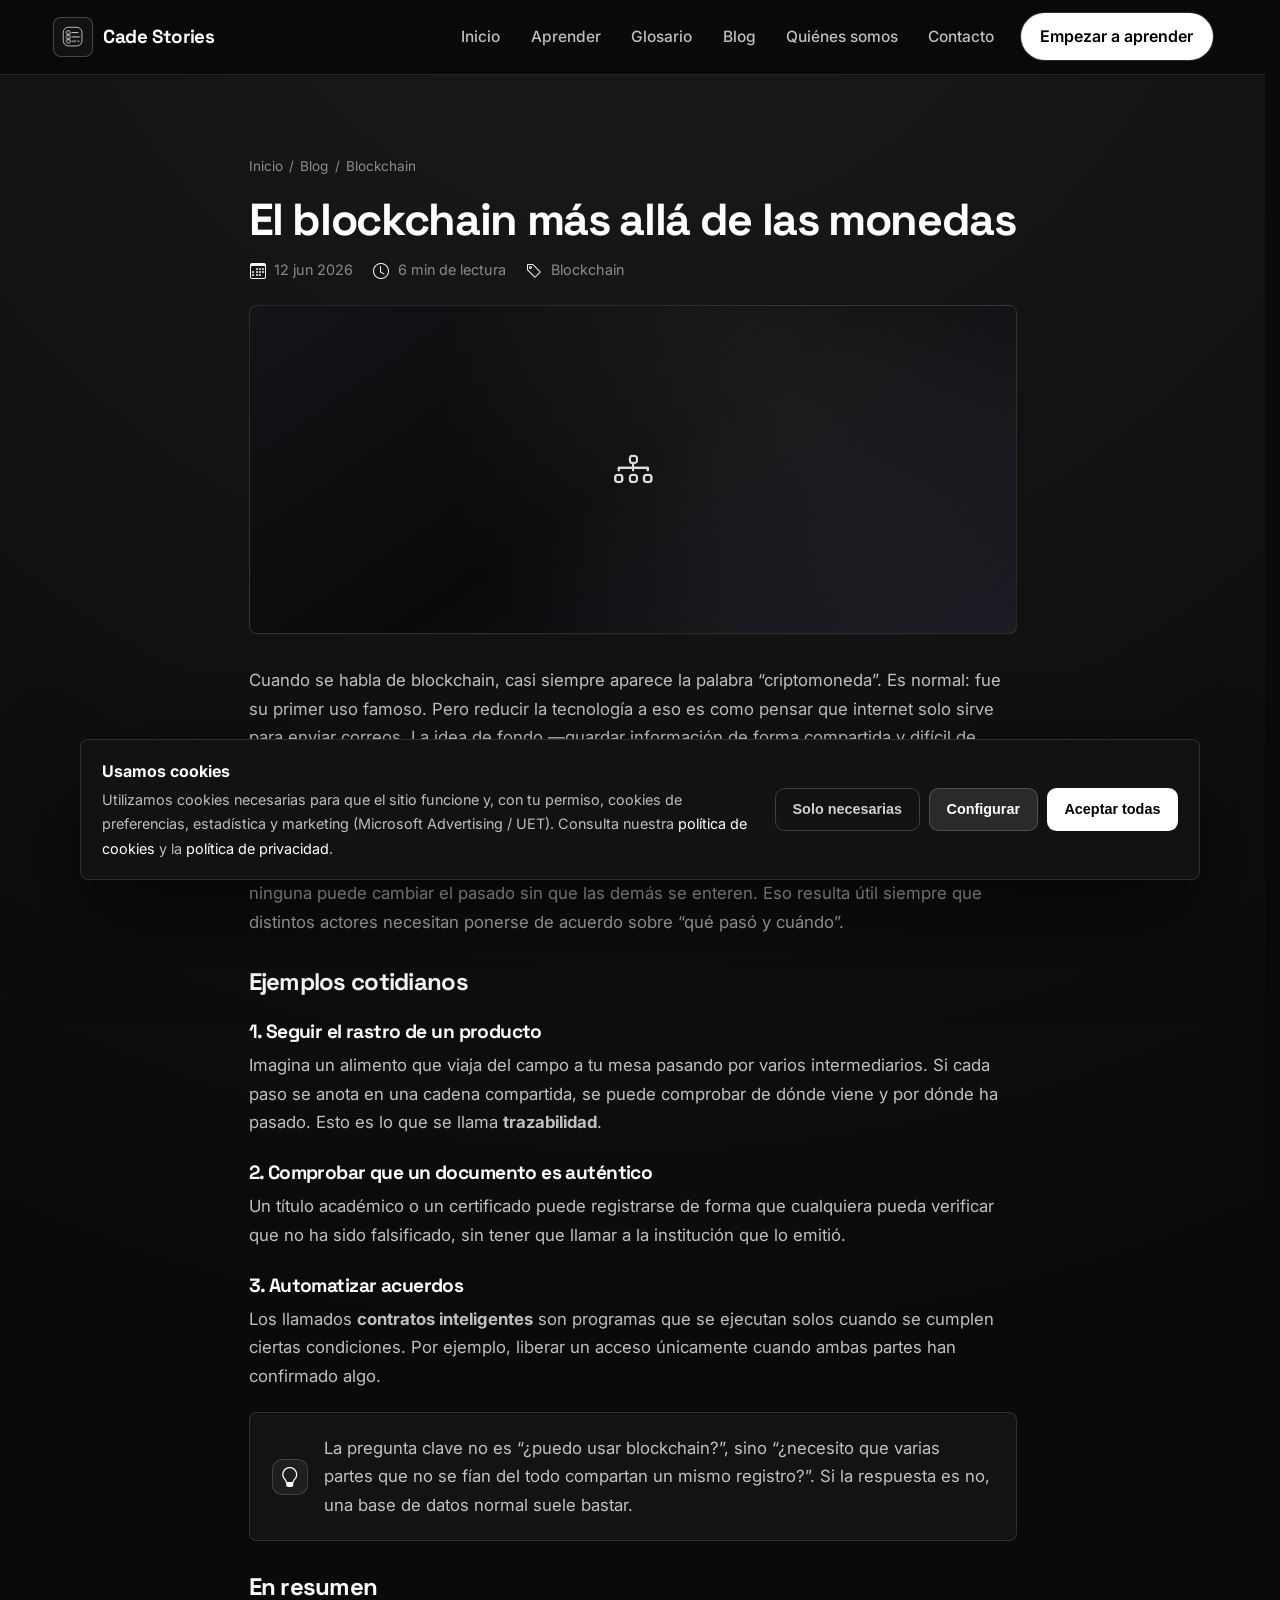
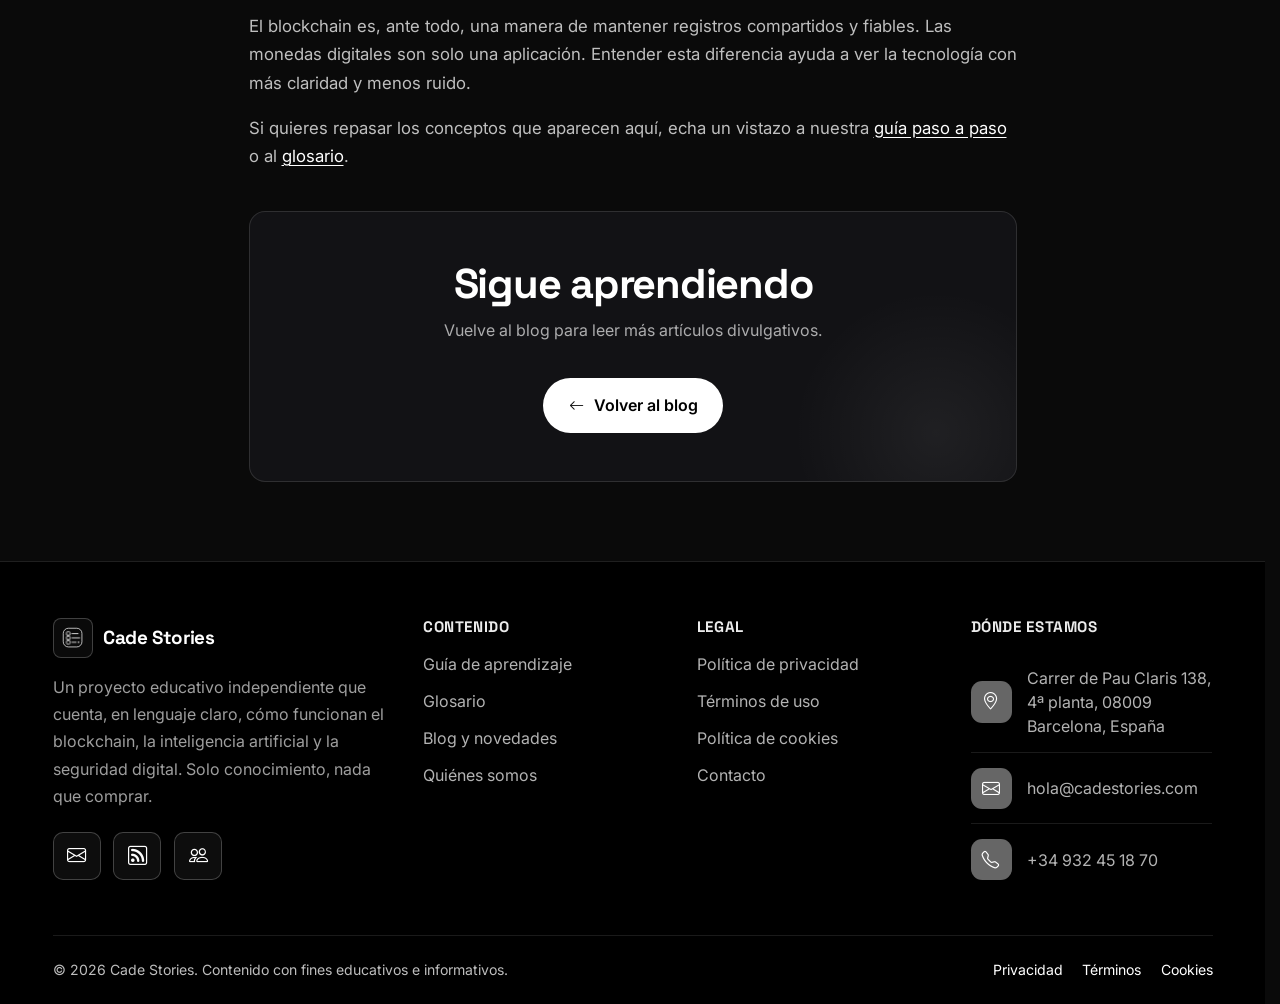
<file: blog-blockchain-mas-alla-monedas.html>
<!DOCTYPE html>
<html lang="es">
<head>
<meta charset="utf-8">
<meta name="viewport" content="width=device-width, initial-scale=1.0, viewport-fit=cover">
<script>document.documentElement.className += ' js';</script>
<script>
window.uetq = window.uetq || [];
window.uetq.push('consent', 'default', { ad_storage: 'denied' });
</script>
<title>El blockchain más allá de las monedas — Cade Stories</title>
<meta name="description" content="La cadena de bloques se asocia a las criptomonedas, pero su valor real está en registrar y verificar información de forma fiable. Ejemplos cotidianos explicados.">
<meta name="robots" content="index, follow">
<meta name="author" content="Cade Stories">
<meta name="theme-color" content="#0a0a0a">
<meta name="color-scheme" content="dark">
<meta name="apple-mobile-web-app-status-bar-style" content="black-translucent">
<link rel="canonical" href="https://artemegorov007.github.io/cade-stories/blog-blockchain-mas-alla-monedas.html">

<meta property="og:type" content="article">
<meta property="og:site_name" content="Cade Stories">
<meta property="og:title" content="El blockchain más allá de las monedas — Cade Stories">
<meta property="og:description" content="La cadena de bloques se asocia a las criptomonedas, pero su valor real está en registrar y verificar información de forma fiable. Ejemplos cotidianos explicados.">
<meta property="og:url" content="https://artemegorov007.github.io/cade-stories/blog-blockchain-mas-alla-monedas.html">
<meta property="og:locale" content="es_ES">
<meta property="og:image" content="https://artemegorov007.github.io/cade-stories/assets/img/og.svg?v=1782598385">
<meta property="og:image:alt" content="Cade Stories — Blockchain, inteligencia artificial y seguridad digital, explicados con claridad">
<meta name="twitter:card" content="summary_large_image">
<meta name="twitter:title" content="El blockchain más allá de las monedas — Cade Stories">
<meta name="twitter:description" content="La cadena de bloques se asocia a las criptomonedas, pero su valor real está en registrar y verificar información de forma fiable. Ejemplos cotidianos explicados.">
<meta name="twitter:image" content="https://artemegorov007.github.io/cade-stories/assets/img/og.svg?v=1782598385">
<script type="application/ld+json">{"@context":"https://schema.org","@graph":[{"@type":"Organization","@id":"https://artemegorov007.github.io/cade-stories/#organization","name":"Cade Stories","url":"https://artemegorov007.github.io/cade-stories","email":"hola@cadestories.com","telephone":"+34 932 45 18 70","address":{"@type":"PostalAddress","streetAddress":"Carrer de Pau Claris 138, 4ª planta","postalCode":"08009","addressLocality":"Barcelona","addressCountry":"ES"}},{"@type":"Article","@id":"https://artemegorov007.github.io/cade-stories/blog-blockchain-mas-alla-monedas.php#article","headline":"El blockchain más allá de las monedas","description":"La cadena de bloques se asocia a las criptomonedas, pero su valor real está en registrar y verificar información de forma fiable. Ejemplos cotidianos explicados.","datePublished":"2026-06-12","dateModified":"2026-06-12","author":{"@type":"Organization","name":"Cade Stories"},"publisher":{"@id":"https://artemegorov007.github.io/cade-stories/#organization"},"mainEntityOfPage":{"@type":"WebPage","@id":"https://artemegorov007.github.io/cade-stories/blog-blockchain-mas-alla-monedas.html"},"inLanguage":"es-ES","articleSection":"Blockchain","image":"https://artemegorov007.github.io/cade-stories/assets/img/og.svg?v=1782598385"}]}</script>

<link rel="icon" href="data:image/svg+xml,%3Csvg xmlns='http://www.w3.org/2000/svg' viewBox='0 0 64 64'%3E%3Crect width='64' height='64' rx='14' fill='%23000000'/%3E%3Crect x='1' y='1' width='62' height='62' rx='13' fill='none' stroke='%23ffffff' stroke-opacity='.25' stroke-width='2'/%3E%3Cpath d='M20 22 h24 a4 4 0 0 1 4 4 v12 a4 4 0 0 1 -4 4 h-12 l-8 8 v-8 a4 4 0 0 1 -4 -4 v-12 a4 4 0 0 1 4 -4 z' fill='%23ffffff'/%3E%3Ccircle cx='32' cy='32' r='4.5' fill='%23000000'/%3E%3C/svg%3E">

<link rel="preconnect" href="https://fonts.googleapis.com">
<link rel="preconnect" href="https://fonts.gstatic.com" crossorigin>
<link href="https://fonts.googleapis.com/css2?family=Inter:wght@400;500;600;700&family=Space+Grotesk:wght@500;600;700&family=Sora:wght@500;600;700&family=JetBrains+Mono:wght@500;600&display=swap" rel="stylesheet">
<link rel="stylesheet" href="https://cdn.jsdelivr.net/npm/bootstrap-icons@1.11.3/font/bootstrap-icons.css">
<link rel="stylesheet" href="assets/css/tokens.css?v=1782599792">
<link rel="stylesheet" href="assets/css/style.css?v=1782901200">
<link rel="stylesheet" href="assets/css/theme-lz.css?v=1782597908">
<link rel="stylesheet" href="assets/css/animations.css?v=1782598385">
</head>
<body>
<a class="skip-link" href="#main">Saltar al contenido</a>
<header class="topbar">
  <div class="container topbar__inner">
    <a class="brand" href="index.html" aria-label="Cade Stories — inicio">
      <span class="brand__mark" aria-hidden="true"><svg class="brand-logo" viewBox="0 0 36 36" xmlns="http://www.w3.org/2000/svg" role="img" aria-label="Cade Stories"><rect class="brand-logo__frame" x="3.5" y="3.5" width="29" height="29" rx="8" fill="none" stroke="currentColor" stroke-width="1.2" opacity="0.92"/><rect class="brand-logo__block brand-logo__block--1" x="8.5" y="9" width="5.5" height="5.5" rx="1.35" fill="none" stroke="currentColor" stroke-width="1.15"/><rect class="brand-logo__block brand-logo__block--2" x="8.5" y="15.75" width="5.5" height="5.5" rx="1.35" fill="none" stroke="currentColor" stroke-width="1.15"/><rect class="brand-logo__block brand-logo__block--3" x="8.5" y="22.5" width="5.5" height="5.5" rx="1.35" fill="none" stroke="currentColor" stroke-width="1.15"/><line class="brand-logo__link brand-logo__link--1" x1="11.25" y1="14.5" x2="11.25" y2="15.75" stroke="currentColor" stroke-width="1.15" stroke-linecap="round"/><line class="brand-logo__link brand-logo__link--2" x1="11.25" y1="21.25" x2="11.25" y2="22.5" stroke="currentColor" stroke-width="1.15" stroke-linecap="round"/><line class="brand-logo__line brand-logo__line--1" x1="17" y1="11.75" x2="26.5" y2="11.75" stroke="currentColor" stroke-width="1.25" stroke-linecap="round"/><line class="brand-logo__line brand-logo__line--2" x1="17" y1="18.5" x2="29" y2="18.5" stroke="currentColor" stroke-width="1.25" stroke-linecap="round"/><line class="brand-logo__line brand-logo__line--3" x1="17" y1="25.25" x2="23.5" y2="25.25" stroke="currentColor" stroke-width="1.25" stroke-linecap="round"/><circle class="brand-logo__dot" cx="27.25" cy="25.25" r="1.15" fill="currentColor"/></svg></span>      <span class="brand__name">Cade <b>Stories</b></span>
    </a>

    <button class="burger" id="burger" type="button" aria-label="Abrir menú" aria-expanded="false" aria-controls="nav">
      <span></span><span></span><span></span>
    </button>

    <nav class="nav" id="nav" aria-label="Navegación principal">
              <a class="nav__link" href="index.html">Inicio</a>
              <a class="nav__link" href="aprender.html">Aprender</a>
              <a class="nav__link" href="glosario.html">Glosario</a>
              <a class="nav__link" href="blog.html">Blog</a>
              <a class="nav__link" href="sobre-nosotros.html">Quiénes somos</a>
              <a class="nav__link" href="contacto.html">Contacto</a>
            <a class="btn btn--primary nav__cta" href="aprender.html">Empezar a aprender</a>
    </nav>
  </div>
</header>
<main id="main">
  <section class="section">
    <div class="container">
      <article class="article">
        <header class="article__header" data-reveal>
          <nav class="breadcrumbs" aria-label="Migas de pan">
            <a href="index.html">Inicio</a> <span>/</span>
            <a href="blog.html">Blog</a> <span>/</span>
            <span>Blockchain</span>
          </nav>
          <h1 class="article__title">El blockchain más allá de las monedas</h1>
          <div class="article__meta">
            <time datetime="2026-06-12"><span class="licon licon--calendar3" aria-hidden="true"><i class="licon__bi bi bi-calendar3"></i></span> 12 jun 2026</time>
            <span><span class="licon licon--clock" aria-hidden="true"><i class="licon__bi bi bi-clock"></i></span> 6 min de lectura</span>
            <span><span class="licon licon--tag" aria-hidden="true"><i class="licon__bi bi bi-tag"></i></span> Blockchain</span>
          </div>
          <div class="article__media cover cover--chain" role="img" aria-label="Ilustración sobre la trazabilidad de un producto"><span class="licon licon--diagram-3" aria-hidden="true"><i class="licon__bi bi bi-diagram-3"></i></span></div>        </header>

        <div class="article__body" data-reveal>
          <p>
            Cuando se habla de blockchain, casi siempre aparece la palabra “criptomoneda”.
            Es normal: fue su primer uso famoso. Pero reducir la tecnología a eso es como
            pensar que internet solo sirve para enviar correos. La idea de fondo —guardar
            información de forma compartida y difícil de manipular— tiene muchos más usos.
          </p>

          <h2>La función esencial: un registro de confianza</h2>
          <p>
            En el centro de todo está una idea sencilla: un registro que muchas partes comparten
            y en el que ninguna puede cambiar el pasado sin que las demás se enteren. Eso resulta
            útil siempre que distintos actores necesitan ponerse de acuerdo sobre “qué pasó y cuándo”.
          </p>

          <h2>Ejemplos cotidianos</h2>
          <h3>1. Seguir el rastro de un producto</h3>
          <p>
            Imagina un alimento que viaja del campo a tu mesa pasando por varios intermediarios.
            Si cada paso se anota en una cadena compartida, se puede comprobar de dónde viene
            y por dónde ha pasado. Esto es lo que se llama <b>trazabilidad</b>.
          </p>

          <h3>2. Comprobar que un documento es auténtico</h3>
          <p>
            Un título académico o un certificado puede registrarse de forma que cualquiera
            pueda verificar que no ha sido falsificado, sin tener que llamar a la institución que lo emitió.
          </p>

          <h3>3. Automatizar acuerdos</h3>
          <p>
            Los llamados <b>contratos inteligentes</b> son programas que se ejecutan solos cuando
            se cumplen ciertas condiciones. Por ejemplo, liberar un acceso únicamente cuando ambas
            partes han confirmado algo.
          </p>

          <div class="callout"><span class="licon licon--lightbulb" aria-hidden="true"><i class="licon__bi bi bi-lightbulb"></i></span><p>La pregunta clave no es “¿puedo usar blockchain?”, sino “¿necesito que varias partes que no se fían del todo compartan un mismo registro?”. Si la respuesta es no, una base de datos normal suele bastar.</p></div>

          <h2>En resumen</h2>
          <p>
            El blockchain es, ante todo, una manera de mantener registros compartidos y fiables.
            Las monedas digitales son solo una aplicación. Entender esta diferencia ayuda a ver
            la tecnología con más claridad y menos ruido.
          </p>
          <p>
            Si quieres repasar los conceptos que aparecen aquí, echa un vistazo a nuestra
            <a href="aprender.html#blockchain">guía paso a paso</a> o al <a href="glosario.html">glosario</a>.
          </p>
        </div>

        <div class="cta-band mt-4" data-reveal>
          <h2>Sigue aprendiendo</h2>
          <p>Vuelve al blog para leer más artículos divulgativos.</p>
          <a class="btn btn--light" href="blog.html"><span class="licon licon--arrow-left licon--on-light" aria-hidden="true"><i class="licon__bi bi bi-arrow-left"></i></span> Volver al blog</a>
        </div>
      </article>
    </div>
  </section>
</main>
<footer class="footer">
  <div class="container">
    <div class="footer__top">
      <div class="footer__brand">
        <a class="brand" href="index.html" aria-label="Cade Stories — inicio">
          <span class="brand__mark" aria-hidden="true"><svg class="brand-logo" viewBox="0 0 36 36" xmlns="http://www.w3.org/2000/svg" role="img" aria-label="Cade Stories"><rect class="brand-logo__frame" x="3.5" y="3.5" width="29" height="29" rx="8" fill="none" stroke="currentColor" stroke-width="1.2" opacity="0.92"/><rect class="brand-logo__block brand-logo__block--1" x="8.5" y="9" width="5.5" height="5.5" rx="1.35" fill="none" stroke="currentColor" stroke-width="1.15"/><rect class="brand-logo__block brand-logo__block--2" x="8.5" y="15.75" width="5.5" height="5.5" rx="1.35" fill="none" stroke="currentColor" stroke-width="1.15"/><rect class="brand-logo__block brand-logo__block--3" x="8.5" y="22.5" width="5.5" height="5.5" rx="1.35" fill="none" stroke="currentColor" stroke-width="1.15"/><line class="brand-logo__link brand-logo__link--1" x1="11.25" y1="14.5" x2="11.25" y2="15.75" stroke="currentColor" stroke-width="1.15" stroke-linecap="round"/><line class="brand-logo__link brand-logo__link--2" x1="11.25" y1="21.25" x2="11.25" y2="22.5" stroke="currentColor" stroke-width="1.15" stroke-linecap="round"/><line class="brand-logo__line brand-logo__line--1" x1="17" y1="11.75" x2="26.5" y2="11.75" stroke="currentColor" stroke-width="1.25" stroke-linecap="round"/><line class="brand-logo__line brand-logo__line--2" x1="17" y1="18.5" x2="29" y2="18.5" stroke="currentColor" stroke-width="1.25" stroke-linecap="round"/><line class="brand-logo__line brand-logo__line--3" x1="17" y1="25.25" x2="23.5" y2="25.25" stroke="currentColor" stroke-width="1.25" stroke-linecap="round"/><circle class="brand-logo__dot" cx="27.25" cy="25.25" r="1.15" fill="currentColor"/></svg></span>          <span class="brand__name">Cade <b>Stories</b></span>
        </a>
        <p class="footer__about">
          Un proyecto educativo independiente que cuenta, en lenguaje claro, cómo funcionan
          el blockchain, la inteligencia artificial y la seguridad digital. Solo conocimiento,
          nada que comprar.
        </p>
        <div class="footer__socials" aria-label="Redes sociales">
          <a href="mailto:hola@cadestories.com" aria-label="Escríbenos por correo"><span class="licon licon--envelope" aria-hidden="true"><i class="licon__bi bi bi-envelope"></i></span></a>
          <a href="blog.html" aria-label="Blog y novedades"><span class="licon licon--rss" aria-hidden="true"><i class="licon__bi bi bi-rss"></i></span></a>
          <a href="contacto.html" aria-label="Contacto y comunidad"><span class="licon licon--people" aria-hidden="true"><i class="licon__bi bi bi-people"></i></span></a>
        </div>
      </div>

      <nav class="footer__col" aria-label="Contenido del sitio">
        <h2 class="footer__heading">Contenido</h2>
        <ul>
          <li><a href="aprender.html">Guía de aprendizaje</a></li>
          <li><a href="glosario.html">Glosario</a></li>
          <li><a href="blog.html">Blog y novedades</a></li>
          <li><a href="sobre-nosotros.html">Quiénes somos</a></li>
        </ul>
      </nav>

      <nav class="footer__col" aria-label="Información legal">
        <h2 class="footer__heading">Legal</h2>
        <ul>
          <li><a href="privacidad.html">Política de privacidad</a></li>
          <li><a href="terminos.html">Términos de uso</a></li>
          <li><a href="cookies.html">Política de cookies</a></li>
          <li><a href="contacto.html">Contacto</a></li>
        </ul>
      </nav>

      <div class="footer__col">
        <h2 class="footer__heading">Dónde estamos</h2>
        <address class="footer__contact">
          <div class="footer__contact-item"><span class="contact-info__icon"><span class="licon licon--geo-alt" aria-hidden="true"><i class="licon__bi bi bi-geo-alt"></i></span></span><span>Carrer de Pau Claris 138, 4ª planta, 08009 Barcelona, España</span></div>
          <div class="footer__contact-item"><span class="contact-info__icon"><span class="licon licon--envelope" aria-hidden="true"><i class="licon__bi bi bi-envelope"></i></span></span><a href="mailto:hola@cadestories.com">hola@cadestories.com</a></div>
          <div class="footer__contact-item"><span class="contact-info__icon"><span class="licon licon--telephone" aria-hidden="true"><i class="licon__bi bi bi-telephone"></i></span></span><a href="tel:+34932451870">+34 932 45 18 70</a></div>
        </address>
      </div>
    </div>

    <div class="footer__bottom">
      <span>&copy; 2026 Cade Stories. Contenido con fines educativos e informativos.</span>
      <nav class="footer__bottom-links" aria-label="Enlaces legales">
        <a href="privacidad.html">Privacidad</a>
        <a href="terminos.html">Términos</a>
        <a href="cookies.html">Cookies</a>
      </nav>
    </div>
  </div>
</footer>
<div class="cookie" id="cookie-banner" role="dialog" aria-live="polite" aria-label="Consentimiento de cookies" hidden>
    <div class="cookie__text">
      <strong>Usamos cookies</strong>
      <p>Utilizamos cookies necesarias para que el sitio funcione y, con tu permiso, cookies de preferencias, estadística y marketing (Microsoft Advertising / UET). Consulta nuestra <a href="cookies.html" class="cookie__link">política de cookies</a> y la <a href="privacidad.html" class="cookie__link">política de privacidad</a>.</p>
    </div>
    <div class="cookie__actions">
      <button class="cookie__btn cookie__btn--reject" id="cookie-reject" type="button">Solo necesarias</button>
      <button class="cookie__btn cookie__btn--config" id="cookie-config" type="button">Configurar</button>
      <button class="cookie__btn cookie__btn--accept" id="cookie-accept" type="button">Aceptar todas</button>
    </div>
  </div>
<div class="modal" id="cookie-modal" aria-hidden="true">
    <div class="modal__dialog" role="dialog" aria-modal="true" aria-label="Configuración de cookies">
      <h3>Configuración de cookies</h3>
      <p class="modal__lead">Puedes activar o desactivar las categorías opcionales. Las cookies necesarias siempre están activas.</p>

      <label class="modal__opt">
        <span><strong>Necesarias</strong><br><small>Imprescindibles para el funcionamiento básico del sitio.</small></span>
        <input type="checkbox" checked disabled>
      </label>
      <label class="modal__opt">
        <span><strong>Preferencias</strong><br><small>Recuerdan tus ajustes, como el idioma o la región.</small></span>
        <input type="checkbox" id="ck-pref">
      </label>
      <label class="modal__opt">
        <span><strong>Estadística</strong><br><small>Nos ayudan a entender, de forma anónima, qué contenidos son útiles.</small></span>
        <input type="checkbox" id="ck-stat">
      </label>
      <label class="modal__opt">
        <span><strong>Marketing / Microsoft UET</strong><br><small>Medición de campañas en Microsoft Advertising (UET). Permite conversiones y remarketing solo si las aceptas.</small></span>
        <input type="checkbox" id="ck-marketing">
      </label>

      <div class="modal__footer">
        <button class="btn btn--ghost" id="cookie-modal-close" type="button">Cerrar</button>
        <button class="btn btn--ghost" id="cookie-save" type="button">Guardar selección</button>
        <button class="btn btn--primary" id="cookie-modal-accept" type="button">Aceptar todas</button>
      </div>
    </div>
  </div>
<script src="assets/js/main.js?v=1782597932"></script>
</body>
</html>
</file>
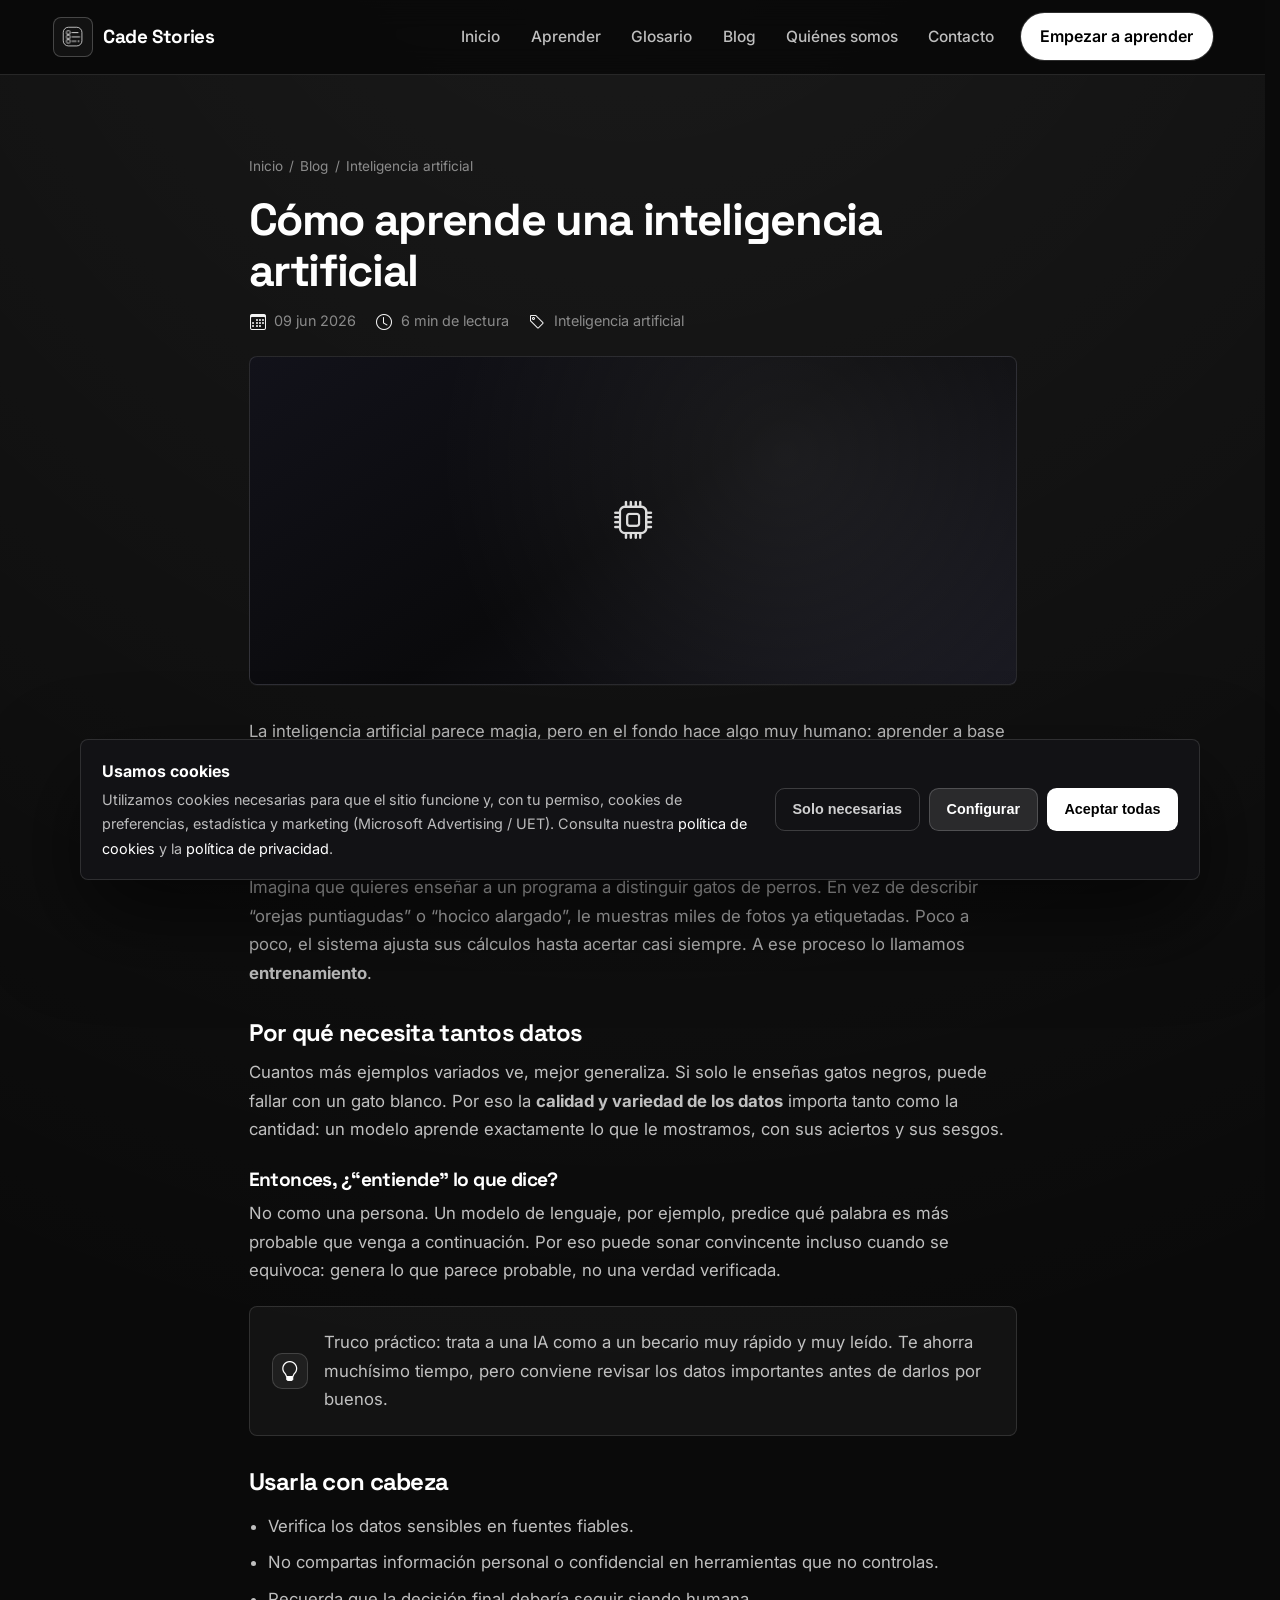
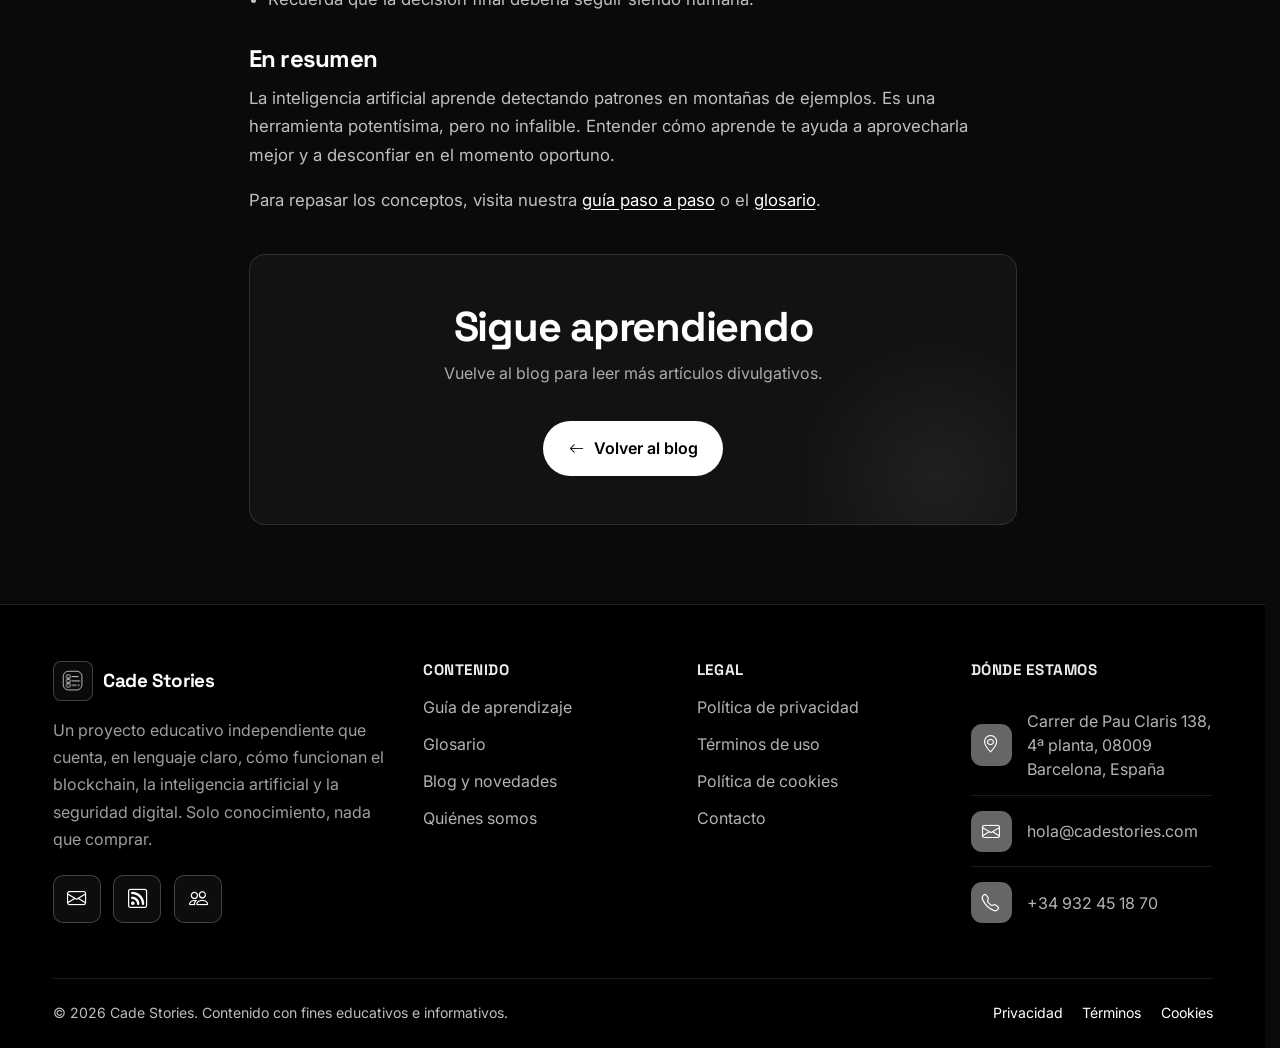
<file: blog-como-aprende-una-ia.html>
<!DOCTYPE html>
<html lang="es">
<head>
<meta charset="utf-8">
<meta name="viewport" content="width=device-width, initial-scale=1.0, viewport-fit=cover">
<script>document.documentElement.className += ' js';</script>
<script>
window.uetq = window.uetq || [];
window.uetq.push('consent', 'default', { ad_storage: 'denied' });
</script>
<title>Cómo aprende una inteligencia artificial — Cade Stories</title>
<meta name="description" content="Qué significa “entrenar” un modelo de IA, por qué necesita tantos ejemplos y por qué a veces se equivoca con tanta seguridad. Explicado con ejemplos y sin matemáticas.">
<meta name="robots" content="index, follow">
<meta name="author" content="Cade Stories">
<meta name="theme-color" content="#0a0a0a">
<meta name="color-scheme" content="dark">
<meta name="apple-mobile-web-app-status-bar-style" content="black-translucent">
<link rel="canonical" href="https://artemegorov007.github.io/cade-stories/blog-como-aprende-una-ia.html">

<meta property="og:type" content="article">
<meta property="og:site_name" content="Cade Stories">
<meta property="og:title" content="Cómo aprende una inteligencia artificial — Cade Stories">
<meta property="og:description" content="Qué significa “entrenar” un modelo de IA, por qué necesita tantos ejemplos y por qué a veces se equivoca con tanta seguridad. Explicado con ejemplos y sin matemáticas.">
<meta property="og:url" content="https://artemegorov007.github.io/cade-stories/blog-como-aprende-una-ia.html">
<meta property="og:locale" content="es_ES">
<meta property="og:image" content="https://artemegorov007.github.io/cade-stories/assets/img/og.svg?v=1782598385">
<meta property="og:image:alt" content="Cade Stories — Blockchain, inteligencia artificial y seguridad digital, explicados con claridad">
<meta name="twitter:card" content="summary_large_image">
<meta name="twitter:title" content="Cómo aprende una inteligencia artificial — Cade Stories">
<meta name="twitter:description" content="Qué significa “entrenar” un modelo de IA, por qué necesita tantos ejemplos y por qué a veces se equivoca con tanta seguridad. Explicado con ejemplos y sin matemáticas.">
<meta name="twitter:image" content="https://artemegorov007.github.io/cade-stories/assets/img/og.svg?v=1782598385">
<script type="application/ld+json">{"@context":"https://schema.org","@graph":[{"@type":"Organization","@id":"https://artemegorov007.github.io/cade-stories/#organization","name":"Cade Stories","url":"https://artemegorov007.github.io/cade-stories","email":"hola@cadestories.com","telephone":"+34 932 45 18 70","address":{"@type":"PostalAddress","streetAddress":"Carrer de Pau Claris 138, 4ª planta","postalCode":"08009","addressLocality":"Barcelona","addressCountry":"ES"}},{"@type":"Article","@id":"https://artemegorov007.github.io/cade-stories/blog-como-aprende-una-ia.php#article","headline":"Cómo aprende una inteligencia artificial","description":"Qué significa “entrenar” un modelo de IA, por qué necesita tantos ejemplos y por qué a veces se equivoca con tanta seguridad. Explicado con ejemplos y sin matemáticas.","datePublished":"2026-06-09","dateModified":"2026-06-09","author":{"@type":"Organization","name":"Cade Stories"},"publisher":{"@id":"https://artemegorov007.github.io/cade-stories/#organization"},"mainEntityOfPage":{"@type":"WebPage","@id":"https://artemegorov007.github.io/cade-stories/blog-como-aprende-una-ia.html"},"inLanguage":"es-ES","articleSection":"Inteligencia artificial","image":"https://artemegorov007.github.io/cade-stories/assets/img/og.svg?v=1782598385"}]}</script>

<link rel="icon" href="data:image/svg+xml,%3Csvg xmlns='http://www.w3.org/2000/svg' viewBox='0 0 64 64'%3E%3Crect width='64' height='64' rx='14' fill='%23000000'/%3E%3Crect x='1' y='1' width='62' height='62' rx='13' fill='none' stroke='%23ffffff' stroke-opacity='.25' stroke-width='2'/%3E%3Cpath d='M20 22 h24 a4 4 0 0 1 4 4 v12 a4 4 0 0 1 -4 4 h-12 l-8 8 v-8 a4 4 0 0 1 -4 -4 v-12 a4 4 0 0 1 4 -4 z' fill='%23ffffff'/%3E%3Ccircle cx='32' cy='32' r='4.5' fill='%23000000'/%3E%3C/svg%3E">

<link rel="preconnect" href="https://fonts.googleapis.com">
<link rel="preconnect" href="https://fonts.gstatic.com" crossorigin>
<link href="https://fonts.googleapis.com/css2?family=Inter:wght@400;500;600;700&family=Space+Grotesk:wght@500;600;700&family=Sora:wght@500;600;700&family=JetBrains+Mono:wght@500;600&display=swap" rel="stylesheet">
<link rel="stylesheet" href="https://cdn.jsdelivr.net/npm/bootstrap-icons@1.11.3/font/bootstrap-icons.css">
<link rel="stylesheet" href="assets/css/tokens.css?v=1782599792">
<link rel="stylesheet" href="assets/css/style.css?v=1782901200">
<link rel="stylesheet" href="assets/css/theme-lz.css?v=1782597908">
<link rel="stylesheet" href="assets/css/animations.css?v=1782598385">
</head>
<body>
<a class="skip-link" href="#main">Saltar al contenido</a>
<header class="topbar">
  <div class="container topbar__inner">
    <a class="brand" href="index.html" aria-label="Cade Stories — inicio">
      <span class="brand__mark" aria-hidden="true"><svg class="brand-logo" viewBox="0 0 36 36" xmlns="http://www.w3.org/2000/svg" role="img" aria-label="Cade Stories"><rect class="brand-logo__frame" x="3.5" y="3.5" width="29" height="29" rx="8" fill="none" stroke="currentColor" stroke-width="1.2" opacity="0.92"/><rect class="brand-logo__block brand-logo__block--1" x="8.5" y="9" width="5.5" height="5.5" rx="1.35" fill="none" stroke="currentColor" stroke-width="1.15"/><rect class="brand-logo__block brand-logo__block--2" x="8.5" y="15.75" width="5.5" height="5.5" rx="1.35" fill="none" stroke="currentColor" stroke-width="1.15"/><rect class="brand-logo__block brand-logo__block--3" x="8.5" y="22.5" width="5.5" height="5.5" rx="1.35" fill="none" stroke="currentColor" stroke-width="1.15"/><line class="brand-logo__link brand-logo__link--1" x1="11.25" y1="14.5" x2="11.25" y2="15.75" stroke="currentColor" stroke-width="1.15" stroke-linecap="round"/><line class="brand-logo__link brand-logo__link--2" x1="11.25" y1="21.25" x2="11.25" y2="22.5" stroke="currentColor" stroke-width="1.15" stroke-linecap="round"/><line class="brand-logo__line brand-logo__line--1" x1="17" y1="11.75" x2="26.5" y2="11.75" stroke="currentColor" stroke-width="1.25" stroke-linecap="round"/><line class="brand-logo__line brand-logo__line--2" x1="17" y1="18.5" x2="29" y2="18.5" stroke="currentColor" stroke-width="1.25" stroke-linecap="round"/><line class="brand-logo__line brand-logo__line--3" x1="17" y1="25.25" x2="23.5" y2="25.25" stroke="currentColor" stroke-width="1.25" stroke-linecap="round"/><circle class="brand-logo__dot" cx="27.25" cy="25.25" r="1.15" fill="currentColor"/></svg></span>      <span class="brand__name">Cade <b>Stories</b></span>
    </a>

    <button class="burger" id="burger" type="button" aria-label="Abrir menú" aria-expanded="false" aria-controls="nav">
      <span></span><span></span><span></span>
    </button>

    <nav class="nav" id="nav" aria-label="Navegación principal">
              <a class="nav__link" href="index.html">Inicio</a>
              <a class="nav__link" href="aprender.html">Aprender</a>
              <a class="nav__link" href="glosario.html">Glosario</a>
              <a class="nav__link" href="blog.html">Blog</a>
              <a class="nav__link" href="sobre-nosotros.html">Quiénes somos</a>
              <a class="nav__link" href="contacto.html">Contacto</a>
            <a class="btn btn--primary nav__cta" href="aprender.html">Empezar a aprender</a>
    </nav>
  </div>
</header>
<main id="main">
  <section class="section">
    <div class="container">
      <article class="article">
        <header class="article__header" data-reveal>
          <nav class="breadcrumbs" aria-label="Migas de pan">
            <a href="index.html">Inicio</a> <span>/</span>
            <a href="blog.html">Blog</a> <span>/</span>
            <span>Inteligencia artificial</span>
          </nav>
          <h1 class="article__title">Cómo aprende una inteligencia artificial</h1>
          <div class="article__meta">
            <time datetime="2026-06-09"><span class="licon licon--calendar3" aria-hidden="true"><i class="licon__bi bi bi-calendar3"></i></span> 09 jun 2026</time>
            <span><span class="licon licon--clock" aria-hidden="true"><i class="licon__bi bi bi-clock"></i></span> 6 min de lectura</span>
            <span><span class="licon licon--tag" aria-hidden="true"><i class="licon__bi bi bi-tag"></i></span> Inteligencia artificial</span>
          </div>
          <div class="article__media cover cover--ia" role="img" aria-label="Ilustración de una red neuronal que aprende"><span class="licon licon--cpu" aria-hidden="true"><i class="licon__bi bi bi-cpu"></i></span></div>        </header>

        <div class="article__body" data-reveal>
          <p>
            La inteligencia artificial parece magia, pero en el fondo hace algo muy humano:
            aprender a base de ejemplos. En lugar de seguir reglas escritas a mano, la mayoría
            de la IA actual observa enormes cantidades de datos y deduce patrones. Veamos cómo,
            sin una sola fórmula.
          </p>

          <h2>Aprender de ejemplos, no de reglas</h2>
          <p>
            Imagina que quieres enseñar a un programa a distinguir gatos de perros. En vez de
            describir “orejas puntiagudas” o “hocico alargado”, le muestras miles de fotos ya
            etiquetadas. Poco a poco, el sistema ajusta sus cálculos hasta acertar casi siempre.
            A ese proceso lo llamamos <b>entrenamiento</b>.
          </p>

          <h2>Por qué necesita tantos datos</h2>
          <p>
            Cuantos más ejemplos variados ve, mejor generaliza. Si solo le enseñas gatos negros,
            puede fallar con un gato blanco. Por eso la <b>calidad y variedad de los datos</b>
            importa tanto como la cantidad: un modelo aprende exactamente lo que le mostramos,
            con sus aciertos y sus sesgos.
          </p>

          <h3>Entonces, ¿“entiende” lo que dice?</h3>
          <p>
            No como una persona. Un modelo de lenguaje, por ejemplo, predice qué palabra es más
            probable que venga a continuación. Por eso puede sonar convincente incluso cuando se
            equivoca: genera lo que parece probable, no una verdad verificada.
          </p>

          <div class="callout"><span class="licon licon--lightbulb" aria-hidden="true"><i class="licon__bi bi bi-lightbulb"></i></span><p>Truco práctico: trata a una IA como a un becario muy rápido y muy leído. Te ahorra muchísimo tiempo, pero conviene revisar los datos importantes antes de darlos por buenos.</p></div>

          <h2>Usarla con cabeza</h2>
          <ul>
            <li>Verifica los datos sensibles en fuentes fiables.</li>
            <li>No compartas información personal o confidencial en herramientas que no controlas.</li>
            <li>Recuerda que la decisión final debería seguir siendo humana.</li>
          </ul>

          <h2>En resumen</h2>
          <p>
            La inteligencia artificial aprende detectando patrones en montañas de ejemplos.
            Es una herramienta potentísima, pero no infalible. Entender cómo aprende te ayuda
            a aprovecharla mejor y a desconfiar en el momento oportuno.
          </p>
          <p>
            Para repasar los conceptos, visita nuestra
            <a href="aprender.html#ia">guía paso a paso</a> o el <a href="glosario.html">glosario</a>.
          </p>
        </div>

        <div class="cta-band mt-4" data-reveal>
          <h2>Sigue aprendiendo</h2>
          <p>Vuelve al blog para leer más artículos divulgativos.</p>
          <a class="btn btn--light" href="blog.html"><span class="licon licon--arrow-left licon--on-light" aria-hidden="true"><i class="licon__bi bi bi-arrow-left"></i></span> Volver al blog</a>
        </div>
      </article>
    </div>
  </section>
</main>
<footer class="footer">
  <div class="container">
    <div class="footer__top">
      <div class="footer__brand">
        <a class="brand" href="index.html" aria-label="Cade Stories — inicio">
          <span class="brand__mark" aria-hidden="true"><svg class="brand-logo" viewBox="0 0 36 36" xmlns="http://www.w3.org/2000/svg" role="img" aria-label="Cade Stories"><rect class="brand-logo__frame" x="3.5" y="3.5" width="29" height="29" rx="8" fill="none" stroke="currentColor" stroke-width="1.2" opacity="0.92"/><rect class="brand-logo__block brand-logo__block--1" x="8.5" y="9" width="5.5" height="5.5" rx="1.35" fill="none" stroke="currentColor" stroke-width="1.15"/><rect class="brand-logo__block brand-logo__block--2" x="8.5" y="15.75" width="5.5" height="5.5" rx="1.35" fill="none" stroke="currentColor" stroke-width="1.15"/><rect class="brand-logo__block brand-logo__block--3" x="8.5" y="22.5" width="5.5" height="5.5" rx="1.35" fill="none" stroke="currentColor" stroke-width="1.15"/><line class="brand-logo__link brand-logo__link--1" x1="11.25" y1="14.5" x2="11.25" y2="15.75" stroke="currentColor" stroke-width="1.15" stroke-linecap="round"/><line class="brand-logo__link brand-logo__link--2" x1="11.25" y1="21.25" x2="11.25" y2="22.5" stroke="currentColor" stroke-width="1.15" stroke-linecap="round"/><line class="brand-logo__line brand-logo__line--1" x1="17" y1="11.75" x2="26.5" y2="11.75" stroke="currentColor" stroke-width="1.25" stroke-linecap="round"/><line class="brand-logo__line brand-logo__line--2" x1="17" y1="18.5" x2="29" y2="18.5" stroke="currentColor" stroke-width="1.25" stroke-linecap="round"/><line class="brand-logo__line brand-logo__line--3" x1="17" y1="25.25" x2="23.5" y2="25.25" stroke="currentColor" stroke-width="1.25" stroke-linecap="round"/><circle class="brand-logo__dot" cx="27.25" cy="25.25" r="1.15" fill="currentColor"/></svg></span>          <span class="brand__name">Cade <b>Stories</b></span>
        </a>
        <p class="footer__about">
          Un proyecto educativo independiente que cuenta, en lenguaje claro, cómo funcionan
          el blockchain, la inteligencia artificial y la seguridad digital. Solo conocimiento,
          nada que comprar.
        </p>
        <div class="footer__socials" aria-label="Redes sociales">
          <a href="mailto:hola@cadestories.com" aria-label="Escríbenos por correo"><span class="licon licon--envelope" aria-hidden="true"><i class="licon__bi bi bi-envelope"></i></span></a>
          <a href="blog.html" aria-label="Blog y novedades"><span class="licon licon--rss" aria-hidden="true"><i class="licon__bi bi bi-rss"></i></span></a>
          <a href="contacto.html" aria-label="Contacto y comunidad"><span class="licon licon--people" aria-hidden="true"><i class="licon__bi bi bi-people"></i></span></a>
        </div>
      </div>

      <nav class="footer__col" aria-label="Contenido del sitio">
        <h2 class="footer__heading">Contenido</h2>
        <ul>
          <li><a href="aprender.html">Guía de aprendizaje</a></li>
          <li><a href="glosario.html">Glosario</a></li>
          <li><a href="blog.html">Blog y novedades</a></li>
          <li><a href="sobre-nosotros.html">Quiénes somos</a></li>
        </ul>
      </nav>

      <nav class="footer__col" aria-label="Información legal">
        <h2 class="footer__heading">Legal</h2>
        <ul>
          <li><a href="privacidad.html">Política de privacidad</a></li>
          <li><a href="terminos.html">Términos de uso</a></li>
          <li><a href="cookies.html">Política de cookies</a></li>
          <li><a href="contacto.html">Contacto</a></li>
        </ul>
      </nav>

      <div class="footer__col">
        <h2 class="footer__heading">Dónde estamos</h2>
        <address class="footer__contact">
          <div class="footer__contact-item"><span class="contact-info__icon"><span class="licon licon--geo-alt" aria-hidden="true"><i class="licon__bi bi bi-geo-alt"></i></span></span><span>Carrer de Pau Claris 138, 4ª planta, 08009 Barcelona, España</span></div>
          <div class="footer__contact-item"><span class="contact-info__icon"><span class="licon licon--envelope" aria-hidden="true"><i class="licon__bi bi bi-envelope"></i></span></span><a href="mailto:hola@cadestories.com">hola@cadestories.com</a></div>
          <div class="footer__contact-item"><span class="contact-info__icon"><span class="licon licon--telephone" aria-hidden="true"><i class="licon__bi bi bi-telephone"></i></span></span><a href="tel:+34932451870">+34 932 45 18 70</a></div>
        </address>
      </div>
    </div>

    <div class="footer__bottom">
      <span>&copy; 2026 Cade Stories. Contenido con fines educativos e informativos.</span>
      <nav class="footer__bottom-links" aria-label="Enlaces legales">
        <a href="privacidad.html">Privacidad</a>
        <a href="terminos.html">Términos</a>
        <a href="cookies.html">Cookies</a>
      </nav>
    </div>
  </div>
</footer>
<div class="cookie" id="cookie-banner" role="dialog" aria-live="polite" aria-label="Consentimiento de cookies" hidden>
    <div class="cookie__text">
      <strong>Usamos cookies</strong>
      <p>Utilizamos cookies necesarias para que el sitio funcione y, con tu permiso, cookies de preferencias, estadística y marketing (Microsoft Advertising / UET). Consulta nuestra <a href="cookies.html" class="cookie__link">política de cookies</a> y la <a href="privacidad.html" class="cookie__link">política de privacidad</a>.</p>
    </div>
    <div class="cookie__actions">
      <button class="cookie__btn cookie__btn--reject" id="cookie-reject" type="button">Solo necesarias</button>
      <button class="cookie__btn cookie__btn--config" id="cookie-config" type="button">Configurar</button>
      <button class="cookie__btn cookie__btn--accept" id="cookie-accept" type="button">Aceptar todas</button>
    </div>
  </div>
<div class="modal" id="cookie-modal" aria-hidden="true">
    <div class="modal__dialog" role="dialog" aria-modal="true" aria-label="Configuración de cookies">
      <h3>Configuración de cookies</h3>
      <p class="modal__lead">Puedes activar o desactivar las categorías opcionales. Las cookies necesarias siempre están activas.</p>

      <label class="modal__opt">
        <span><strong>Necesarias</strong><br><small>Imprescindibles para el funcionamiento básico del sitio.</small></span>
        <input type="checkbox" checked disabled>
      </label>
      <label class="modal__opt">
        <span><strong>Preferencias</strong><br><small>Recuerdan tus ajustes, como el idioma o la región.</small></span>
        <input type="checkbox" id="ck-pref">
      </label>
      <label class="modal__opt">
        <span><strong>Estadística</strong><br><small>Nos ayudan a entender, de forma anónima, qué contenidos son útiles.</small></span>
        <input type="checkbox" id="ck-stat">
      </label>
      <label class="modal__opt">
        <span><strong>Marketing / Microsoft UET</strong><br><small>Medición de campañas en Microsoft Advertising (UET). Permite conversiones y remarketing solo si las aceptas.</small></span>
        <input type="checkbox" id="ck-marketing">
      </label>

      <div class="modal__footer">
        <button class="btn btn--ghost" id="cookie-modal-close" type="button">Cerrar</button>
        <button class="btn btn--ghost" id="cookie-save" type="button">Guardar selección</button>
        <button class="btn btn--primary" id="cookie-modal-accept" type="button">Aceptar todas</button>
      </div>
    </div>
  </div>
<script src="assets/js/main.js?v=1782597932"></script>
</body>
</html>
</file>
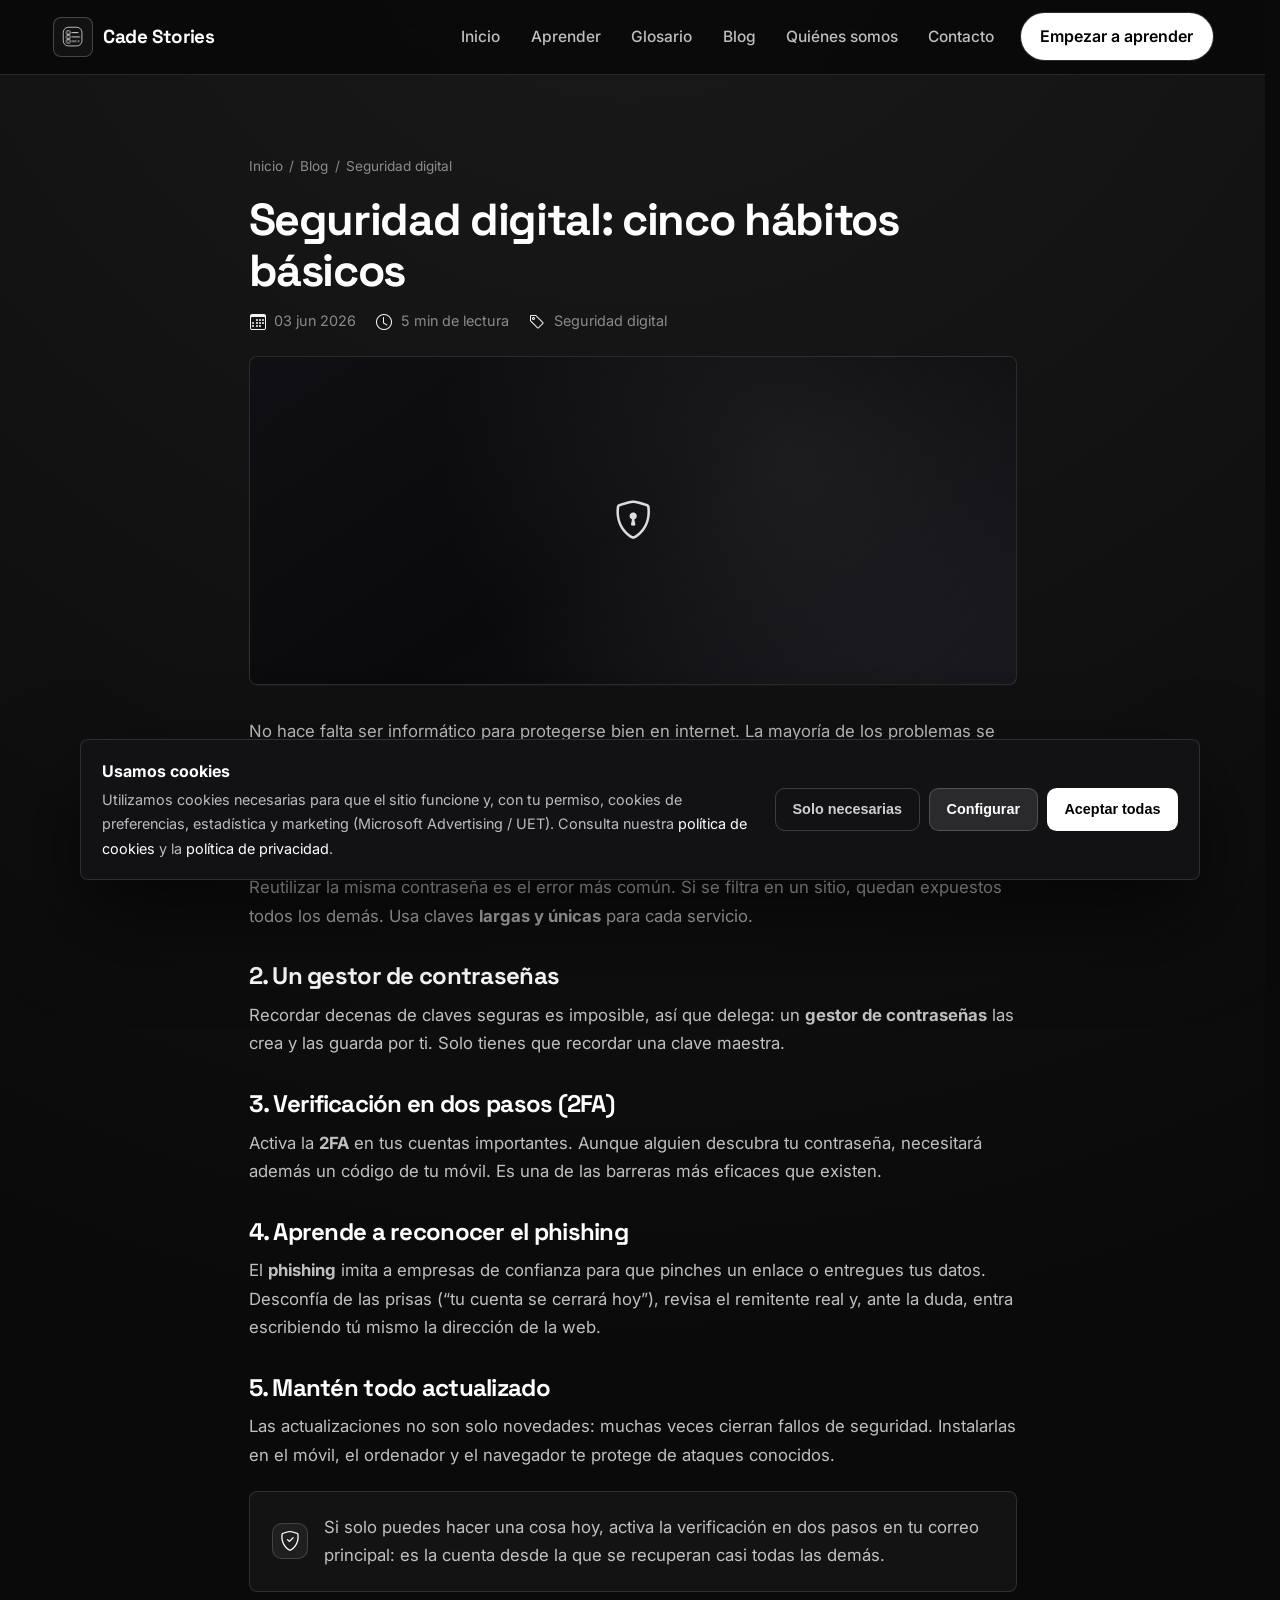
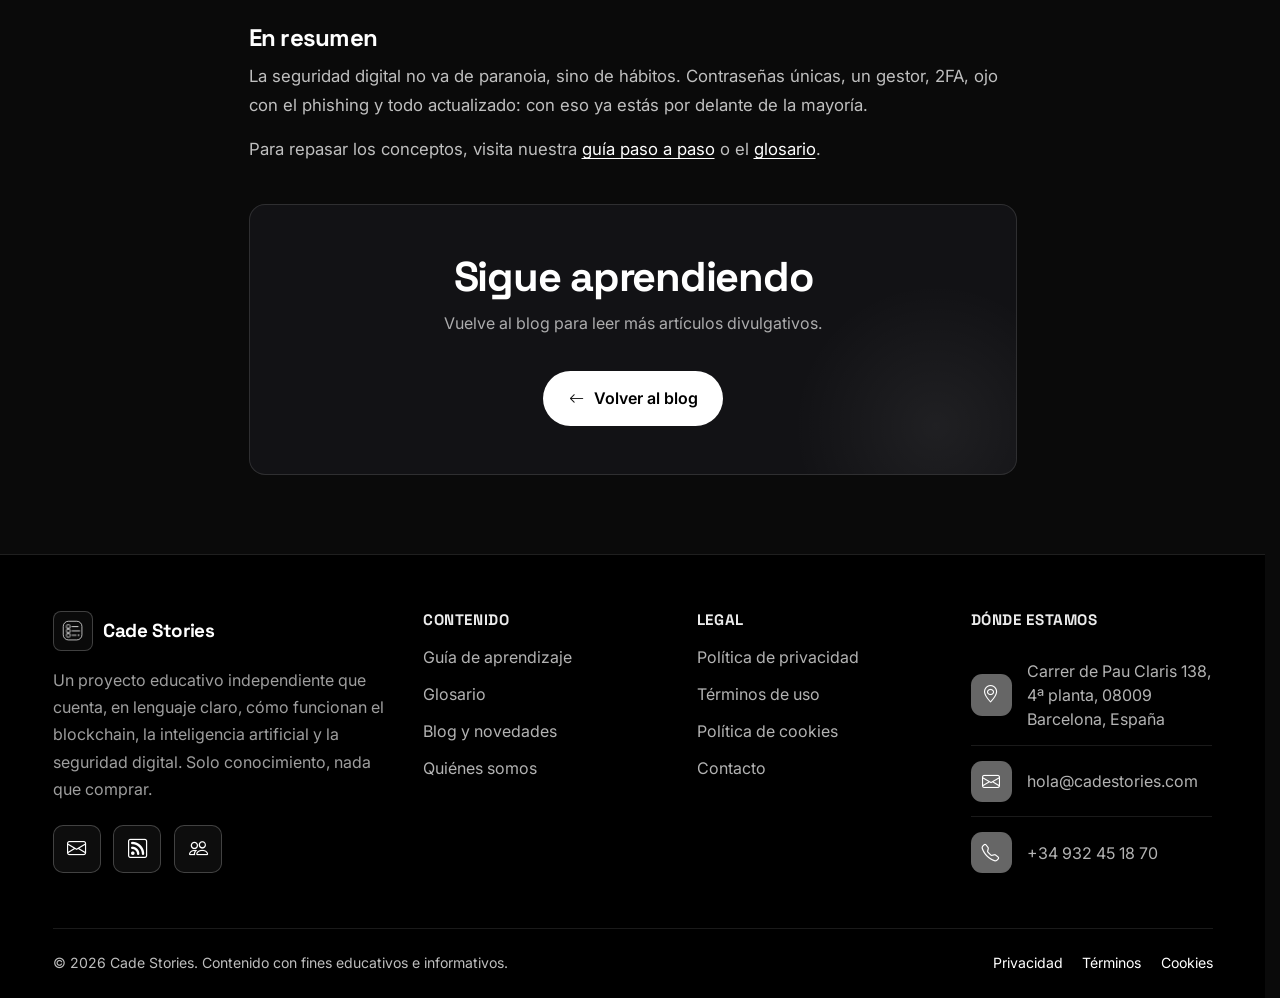
<file: blog-seguridad-digital-basica.html>
<!DOCTYPE html>
<html lang="es">
<head>
<meta charset="utf-8">
<meta name="viewport" content="width=device-width, initial-scale=1.0, viewport-fit=cover">
<script>document.documentElement.className += ' js';</script>
<script>
window.uetq = window.uetq || [];
window.uetq.push('consent', 'default', { ad_storage: 'denied' });
</script>
<title>Seguridad digital: cinco hábitos básicos — Cade Stories</title>
<meta name="description" content="Contraseñas, verificación en dos pasos y cómo detectar el phishing. Cinco hábitos sencillos que reducen muchísimo el riesgo de que te roben una cuenta.">
<meta name="robots" content="index, follow">
<meta name="author" content="Cade Stories">
<meta name="theme-color" content="#0a0a0a">
<meta name="color-scheme" content="dark">
<meta name="apple-mobile-web-app-status-bar-style" content="black-translucent">
<link rel="canonical" href="https://artemegorov007.github.io/cade-stories/blog-seguridad-digital-basica.html">

<meta property="og:type" content="article">
<meta property="og:site_name" content="Cade Stories">
<meta property="og:title" content="Seguridad digital: cinco hábitos básicos — Cade Stories">
<meta property="og:description" content="Contraseñas, verificación en dos pasos y cómo detectar el phishing. Cinco hábitos sencillos que reducen muchísimo el riesgo de que te roben una cuenta.">
<meta property="og:url" content="https://artemegorov007.github.io/cade-stories/blog-seguridad-digital-basica.html">
<meta property="og:locale" content="es_ES">
<meta property="og:image" content="https://artemegorov007.github.io/cade-stories/assets/img/og.svg?v=1782598385">
<meta property="og:image:alt" content="Cade Stories — Blockchain, inteligencia artificial y seguridad digital, explicados con claridad">
<meta name="twitter:card" content="summary_large_image">
<meta name="twitter:title" content="Seguridad digital: cinco hábitos básicos — Cade Stories">
<meta name="twitter:description" content="Contraseñas, verificación en dos pasos y cómo detectar el phishing. Cinco hábitos sencillos que reducen muchísimo el riesgo de que te roben una cuenta.">
<meta name="twitter:image" content="https://artemegorov007.github.io/cade-stories/assets/img/og.svg?v=1782598385">
<script type="application/ld+json">{"@context":"https://schema.org","@graph":[{"@type":"Organization","@id":"https://artemegorov007.github.io/cade-stories/#organization","name":"Cade Stories","url":"https://artemegorov007.github.io/cade-stories","email":"hola@cadestories.com","telephone":"+34 932 45 18 70","address":{"@type":"PostalAddress","streetAddress":"Carrer de Pau Claris 138, 4ª planta","postalCode":"08009","addressLocality":"Barcelona","addressCountry":"ES"}},{"@type":"Article","@id":"https://artemegorov007.github.io/cade-stories/blog-seguridad-digital-basica.php#article","headline":"Seguridad digital: cinco hábitos básicos","description":"Contraseñas, verificación en dos pasos y cómo detectar el phishing. Cinco hábitos sencillos que reducen muchísimo el riesgo de que te roben una cuenta.","datePublished":"2026-06-03","dateModified":"2026-06-03","author":{"@type":"Organization","name":"Cade Stories"},"publisher":{"@id":"https://artemegorov007.github.io/cade-stories/#organization"},"mainEntityOfPage":{"@type":"WebPage","@id":"https://artemegorov007.github.io/cade-stories/blog-seguridad-digital-basica.html"},"inLanguage":"es-ES","articleSection":"Seguridad digital","image":"https://artemegorov007.github.io/cade-stories/assets/img/og.svg?v=1782598385"}]}</script>

<link rel="icon" href="data:image/svg+xml,%3Csvg xmlns='http://www.w3.org/2000/svg' viewBox='0 0 64 64'%3E%3Crect width='64' height='64' rx='14' fill='%23000000'/%3E%3Crect x='1' y='1' width='62' height='62' rx='13' fill='none' stroke='%23ffffff' stroke-opacity='.25' stroke-width='2'/%3E%3Cpath d='M20 22 h24 a4 4 0 0 1 4 4 v12 a4 4 0 0 1 -4 4 h-12 l-8 8 v-8 a4 4 0 0 1 -4 -4 v-12 a4 4 0 0 1 4 -4 z' fill='%23ffffff'/%3E%3Ccircle cx='32' cy='32' r='4.5' fill='%23000000'/%3E%3C/svg%3E">

<link rel="preconnect" href="https://fonts.googleapis.com">
<link rel="preconnect" href="https://fonts.gstatic.com" crossorigin>
<link href="https://fonts.googleapis.com/css2?family=Inter:wght@400;500;600;700&family=Space+Grotesk:wght@500;600;700&family=Sora:wght@500;600;700&family=JetBrains+Mono:wght@500;600&display=swap" rel="stylesheet">
<link rel="stylesheet" href="https://cdn.jsdelivr.net/npm/bootstrap-icons@1.11.3/font/bootstrap-icons.css">
<link rel="stylesheet" href="assets/css/tokens.css?v=1782599792">
<link rel="stylesheet" href="assets/css/style.css?v=1782901200">
<link rel="stylesheet" href="assets/css/theme-lz.css?v=1782597908">
<link rel="stylesheet" href="assets/css/animations.css?v=1782598385">
</head>
<body>
<a class="skip-link" href="#main">Saltar al contenido</a>
<header class="topbar">
  <div class="container topbar__inner">
    <a class="brand" href="index.html" aria-label="Cade Stories — inicio">
      <span class="brand__mark" aria-hidden="true"><svg class="brand-logo" viewBox="0 0 36 36" xmlns="http://www.w3.org/2000/svg" role="img" aria-label="Cade Stories"><rect class="brand-logo__frame" x="3.5" y="3.5" width="29" height="29" rx="8" fill="none" stroke="currentColor" stroke-width="1.2" opacity="0.92"/><rect class="brand-logo__block brand-logo__block--1" x="8.5" y="9" width="5.5" height="5.5" rx="1.35" fill="none" stroke="currentColor" stroke-width="1.15"/><rect class="brand-logo__block brand-logo__block--2" x="8.5" y="15.75" width="5.5" height="5.5" rx="1.35" fill="none" stroke="currentColor" stroke-width="1.15"/><rect class="brand-logo__block brand-logo__block--3" x="8.5" y="22.5" width="5.5" height="5.5" rx="1.35" fill="none" stroke="currentColor" stroke-width="1.15"/><line class="brand-logo__link brand-logo__link--1" x1="11.25" y1="14.5" x2="11.25" y2="15.75" stroke="currentColor" stroke-width="1.15" stroke-linecap="round"/><line class="brand-logo__link brand-logo__link--2" x1="11.25" y1="21.25" x2="11.25" y2="22.5" stroke="currentColor" stroke-width="1.15" stroke-linecap="round"/><line class="brand-logo__line brand-logo__line--1" x1="17" y1="11.75" x2="26.5" y2="11.75" stroke="currentColor" stroke-width="1.25" stroke-linecap="round"/><line class="brand-logo__line brand-logo__line--2" x1="17" y1="18.5" x2="29" y2="18.5" stroke="currentColor" stroke-width="1.25" stroke-linecap="round"/><line class="brand-logo__line brand-logo__line--3" x1="17" y1="25.25" x2="23.5" y2="25.25" stroke="currentColor" stroke-width="1.25" stroke-linecap="round"/><circle class="brand-logo__dot" cx="27.25" cy="25.25" r="1.15" fill="currentColor"/></svg></span>      <span class="brand__name">Cade <b>Stories</b></span>
    </a>

    <button class="burger" id="burger" type="button" aria-label="Abrir menú" aria-expanded="false" aria-controls="nav">
      <span></span><span></span><span></span>
    </button>

    <nav class="nav" id="nav" aria-label="Navegación principal">
              <a class="nav__link" href="index.html">Inicio</a>
              <a class="nav__link" href="aprender.html">Aprender</a>
              <a class="nav__link" href="glosario.html">Glosario</a>
              <a class="nav__link" href="blog.html">Blog</a>
              <a class="nav__link" href="sobre-nosotros.html">Quiénes somos</a>
              <a class="nav__link" href="contacto.html">Contacto</a>
            <a class="btn btn--primary nav__cta" href="aprender.html">Empezar a aprender</a>
    </nav>
  </div>
</header>
<main id="main">
  <section class="section">
    <div class="container">
      <article class="article">
        <header class="article__header" data-reveal>
          <nav class="breadcrumbs" aria-label="Migas de pan">
            <a href="index.html">Inicio</a> <span>/</span>
            <a href="blog.html">Blog</a> <span>/</span>
            <span>Seguridad digital</span>
          </nav>
          <h1 class="article__title">Seguridad digital: cinco hábitos básicos</h1>
          <div class="article__meta">
            <time datetime="2026-06-03"><span class="licon licon--calendar3" aria-hidden="true"><i class="licon__bi bi bi-calendar3"></i></span> 03 jun 2026</time>
            <span><span class="licon licon--clock" aria-hidden="true"><i class="licon__bi bi bi-clock"></i></span> 5 min de lectura</span>
            <span><span class="licon licon--tag" aria-hidden="true"><i class="licon__bi bi bi-tag"></i></span> Seguridad digital</span>
          </div>
          <div class="article__media cover cover--sec" role="img" aria-label="Ilustración de un escudo protegiendo cuentas y datos"><span class="licon licon--shield-lock" aria-hidden="true"><i class="licon__bi bi bi-shield-lock"></i></span></div>        </header>

        <div class="article__body" data-reveal>
          <p>
            No hace falta ser informático para protegerse bien en internet. La mayoría de los
            problemas se evitan con unos pocos hábitos. Estos cinco son los que más impacto
            tienen y los más fáciles de adoptar.
          </p>

          <h2>1. Contraseñas largas y distintas</h2>
          <p>
            Reutilizar la misma contraseña es el error más común. Si se filtra en un sitio,
            quedan expuestos todos los demás. Usa claves <b>largas y únicas</b> para cada servicio.
          </p>

          <h2>2. Un gestor de contraseñas</h2>
          <p>
            Recordar decenas de claves seguras es imposible, así que delega: un <b>gestor de
            contraseñas</b> las crea y las guarda por ti. Solo tienes que recordar una clave maestra.
          </p>

          <h2>3. Verificación en dos pasos (2FA)</h2>
          <p>
            Activa la <b>2FA</b> en tus cuentas importantes. Aunque alguien descubra tu contraseña,
            necesitará además un código de tu móvil. Es una de las barreras más eficaces que existen.
          </p>

          <h2>4. Aprende a reconocer el phishing</h2>
          <p>
            El <b>phishing</b> imita a empresas de confianza para que pinches un enlace o entregues
            tus datos. Desconfía de las prisas (“tu cuenta se cerrará hoy”), revisa el remitente
            real y, ante la duda, entra escribiendo tú mismo la dirección de la web.
          </p>

          <h2>5. Mantén todo actualizado</h2>
          <p>
            Las actualizaciones no son solo novedades: muchas veces cierran fallos de seguridad.
            Instalarlas en el móvil, el ordenador y el navegador te protege de ataques conocidos.
          </p>

          <div class="callout"><span class="licon licon--shield-check" aria-hidden="true"><i class="licon__bi bi bi-shield-check"></i></span><p>Si solo puedes hacer una cosa hoy, activa la verificación en dos pasos en tu correo principal: es la cuenta desde la que se recuperan casi todas las demás.</p></div>

          <h2>En resumen</h2>
          <p>
            La seguridad digital no va de paranoia, sino de hábitos. Contraseñas únicas, un gestor,
            2FA, ojo con el phishing y todo actualizado: con eso ya estás por delante de la mayoría.
          </p>
          <p>
            Para repasar los conceptos, visita nuestra
            <a href="aprender.html#seguridad">guía paso a paso</a> o el <a href="glosario.html">glosario</a>.
          </p>
        </div>

        <div class="cta-band mt-4" data-reveal>
          <h2>Sigue aprendiendo</h2>
          <p>Vuelve al blog para leer más artículos divulgativos.</p>
          <a class="btn btn--light" href="blog.html"><span class="licon licon--arrow-left licon--on-light" aria-hidden="true"><i class="licon__bi bi bi-arrow-left"></i></span> Volver al blog</a>
        </div>
      </article>
    </div>
  </section>
</main>
<footer class="footer">
  <div class="container">
    <div class="footer__top">
      <div class="footer__brand">
        <a class="brand" href="index.html" aria-label="Cade Stories — inicio">
          <span class="brand__mark" aria-hidden="true"><svg class="brand-logo" viewBox="0 0 36 36" xmlns="http://www.w3.org/2000/svg" role="img" aria-label="Cade Stories"><rect class="brand-logo__frame" x="3.5" y="3.5" width="29" height="29" rx="8" fill="none" stroke="currentColor" stroke-width="1.2" opacity="0.92"/><rect class="brand-logo__block brand-logo__block--1" x="8.5" y="9" width="5.5" height="5.5" rx="1.35" fill="none" stroke="currentColor" stroke-width="1.15"/><rect class="brand-logo__block brand-logo__block--2" x="8.5" y="15.75" width="5.5" height="5.5" rx="1.35" fill="none" stroke="currentColor" stroke-width="1.15"/><rect class="brand-logo__block brand-logo__block--3" x="8.5" y="22.5" width="5.5" height="5.5" rx="1.35" fill="none" stroke="currentColor" stroke-width="1.15"/><line class="brand-logo__link brand-logo__link--1" x1="11.25" y1="14.5" x2="11.25" y2="15.75" stroke="currentColor" stroke-width="1.15" stroke-linecap="round"/><line class="brand-logo__link brand-logo__link--2" x1="11.25" y1="21.25" x2="11.25" y2="22.5" stroke="currentColor" stroke-width="1.15" stroke-linecap="round"/><line class="brand-logo__line brand-logo__line--1" x1="17" y1="11.75" x2="26.5" y2="11.75" stroke="currentColor" stroke-width="1.25" stroke-linecap="round"/><line class="brand-logo__line brand-logo__line--2" x1="17" y1="18.5" x2="29" y2="18.5" stroke="currentColor" stroke-width="1.25" stroke-linecap="round"/><line class="brand-logo__line brand-logo__line--3" x1="17" y1="25.25" x2="23.5" y2="25.25" stroke="currentColor" stroke-width="1.25" stroke-linecap="round"/><circle class="brand-logo__dot" cx="27.25" cy="25.25" r="1.15" fill="currentColor"/></svg></span>          <span class="brand__name">Cade <b>Stories</b></span>
        </a>
        <p class="footer__about">
          Un proyecto educativo independiente que cuenta, en lenguaje claro, cómo funcionan
          el blockchain, la inteligencia artificial y la seguridad digital. Solo conocimiento,
          nada que comprar.
        </p>
        <div class="footer__socials" aria-label="Redes sociales">
          <a href="mailto:hola@cadestories.com" aria-label="Escríbenos por correo"><span class="licon licon--envelope" aria-hidden="true"><i class="licon__bi bi bi-envelope"></i></span></a>
          <a href="blog.html" aria-label="Blog y novedades"><span class="licon licon--rss" aria-hidden="true"><i class="licon__bi bi bi-rss"></i></span></a>
          <a href="contacto.html" aria-label="Contacto y comunidad"><span class="licon licon--people" aria-hidden="true"><i class="licon__bi bi bi-people"></i></span></a>
        </div>
      </div>

      <nav class="footer__col" aria-label="Contenido del sitio">
        <h2 class="footer__heading">Contenido</h2>
        <ul>
          <li><a href="aprender.html">Guía de aprendizaje</a></li>
          <li><a href="glosario.html">Glosario</a></li>
          <li><a href="blog.html">Blog y novedades</a></li>
          <li><a href="sobre-nosotros.html">Quiénes somos</a></li>
        </ul>
      </nav>

      <nav class="footer__col" aria-label="Información legal">
        <h2 class="footer__heading">Legal</h2>
        <ul>
          <li><a href="privacidad.html">Política de privacidad</a></li>
          <li><a href="terminos.html">Términos de uso</a></li>
          <li><a href="cookies.html">Política de cookies</a></li>
          <li><a href="contacto.html">Contacto</a></li>
        </ul>
      </nav>

      <div class="footer__col">
        <h2 class="footer__heading">Dónde estamos</h2>
        <address class="footer__contact">
          <div class="footer__contact-item"><span class="contact-info__icon"><span class="licon licon--geo-alt" aria-hidden="true"><i class="licon__bi bi bi-geo-alt"></i></span></span><span>Carrer de Pau Claris 138, 4ª planta, 08009 Barcelona, España</span></div>
          <div class="footer__contact-item"><span class="contact-info__icon"><span class="licon licon--envelope" aria-hidden="true"><i class="licon__bi bi bi-envelope"></i></span></span><a href="mailto:hola@cadestories.com">hola@cadestories.com</a></div>
          <div class="footer__contact-item"><span class="contact-info__icon"><span class="licon licon--telephone" aria-hidden="true"><i class="licon__bi bi bi-telephone"></i></span></span><a href="tel:+34932451870">+34 932 45 18 70</a></div>
        </address>
      </div>
    </div>

    <div class="footer__bottom">
      <span>&copy; 2026 Cade Stories. Contenido con fines educativos e informativos.</span>
      <nav class="footer__bottom-links" aria-label="Enlaces legales">
        <a href="privacidad.html">Privacidad</a>
        <a href="terminos.html">Términos</a>
        <a href="cookies.html">Cookies</a>
      </nav>
    </div>
  </div>
</footer>
<div class="cookie" id="cookie-banner" role="dialog" aria-live="polite" aria-label="Consentimiento de cookies" hidden>
    <div class="cookie__text">
      <strong>Usamos cookies</strong>
      <p>Utilizamos cookies necesarias para que el sitio funcione y, con tu permiso, cookies de preferencias, estadística y marketing (Microsoft Advertising / UET). Consulta nuestra <a href="cookies.html" class="cookie__link">política de cookies</a> y la <a href="privacidad.html" class="cookie__link">política de privacidad</a>.</p>
    </div>
    <div class="cookie__actions">
      <button class="cookie__btn cookie__btn--reject" id="cookie-reject" type="button">Solo necesarias</button>
      <button class="cookie__btn cookie__btn--config" id="cookie-config" type="button">Configurar</button>
      <button class="cookie__btn cookie__btn--accept" id="cookie-accept" type="button">Aceptar todas</button>
    </div>
  </div>
<div class="modal" id="cookie-modal" aria-hidden="true">
    <div class="modal__dialog" role="dialog" aria-modal="true" aria-label="Configuración de cookies">
      <h3>Configuración de cookies</h3>
      <p class="modal__lead">Puedes activar o desactivar las categorías opcionales. Las cookies necesarias siempre están activas.</p>

      <label class="modal__opt">
        <span><strong>Necesarias</strong><br><small>Imprescindibles para el funcionamiento básico del sitio.</small></span>
        <input type="checkbox" checked disabled>
      </label>
      <label class="modal__opt">
        <span><strong>Preferencias</strong><br><small>Recuerdan tus ajustes, como el idioma o la región.</small></span>
        <input type="checkbox" id="ck-pref">
      </label>
      <label class="modal__opt">
        <span><strong>Estadística</strong><br><small>Nos ayudan a entender, de forma anónima, qué contenidos son útiles.</small></span>
        <input type="checkbox" id="ck-stat">
      </label>
      <label class="modal__opt">
        <span><strong>Marketing / Microsoft UET</strong><br><small>Medición de campañas en Microsoft Advertising (UET). Permite conversiones y remarketing solo si las aceptas.</small></span>
        <input type="checkbox" id="ck-marketing">
      </label>

      <div class="modal__footer">
        <button class="btn btn--ghost" id="cookie-modal-close" type="button">Cerrar</button>
        <button class="btn btn--ghost" id="cookie-save" type="button">Guardar selección</button>
        <button class="btn btn--primary" id="cookie-modal-accept" type="button">Aceptar todas</button>
      </div>
    </div>
  </div>
<script src="assets/js/main.js?v=1782597932"></script>
</body>
</html>
</file>
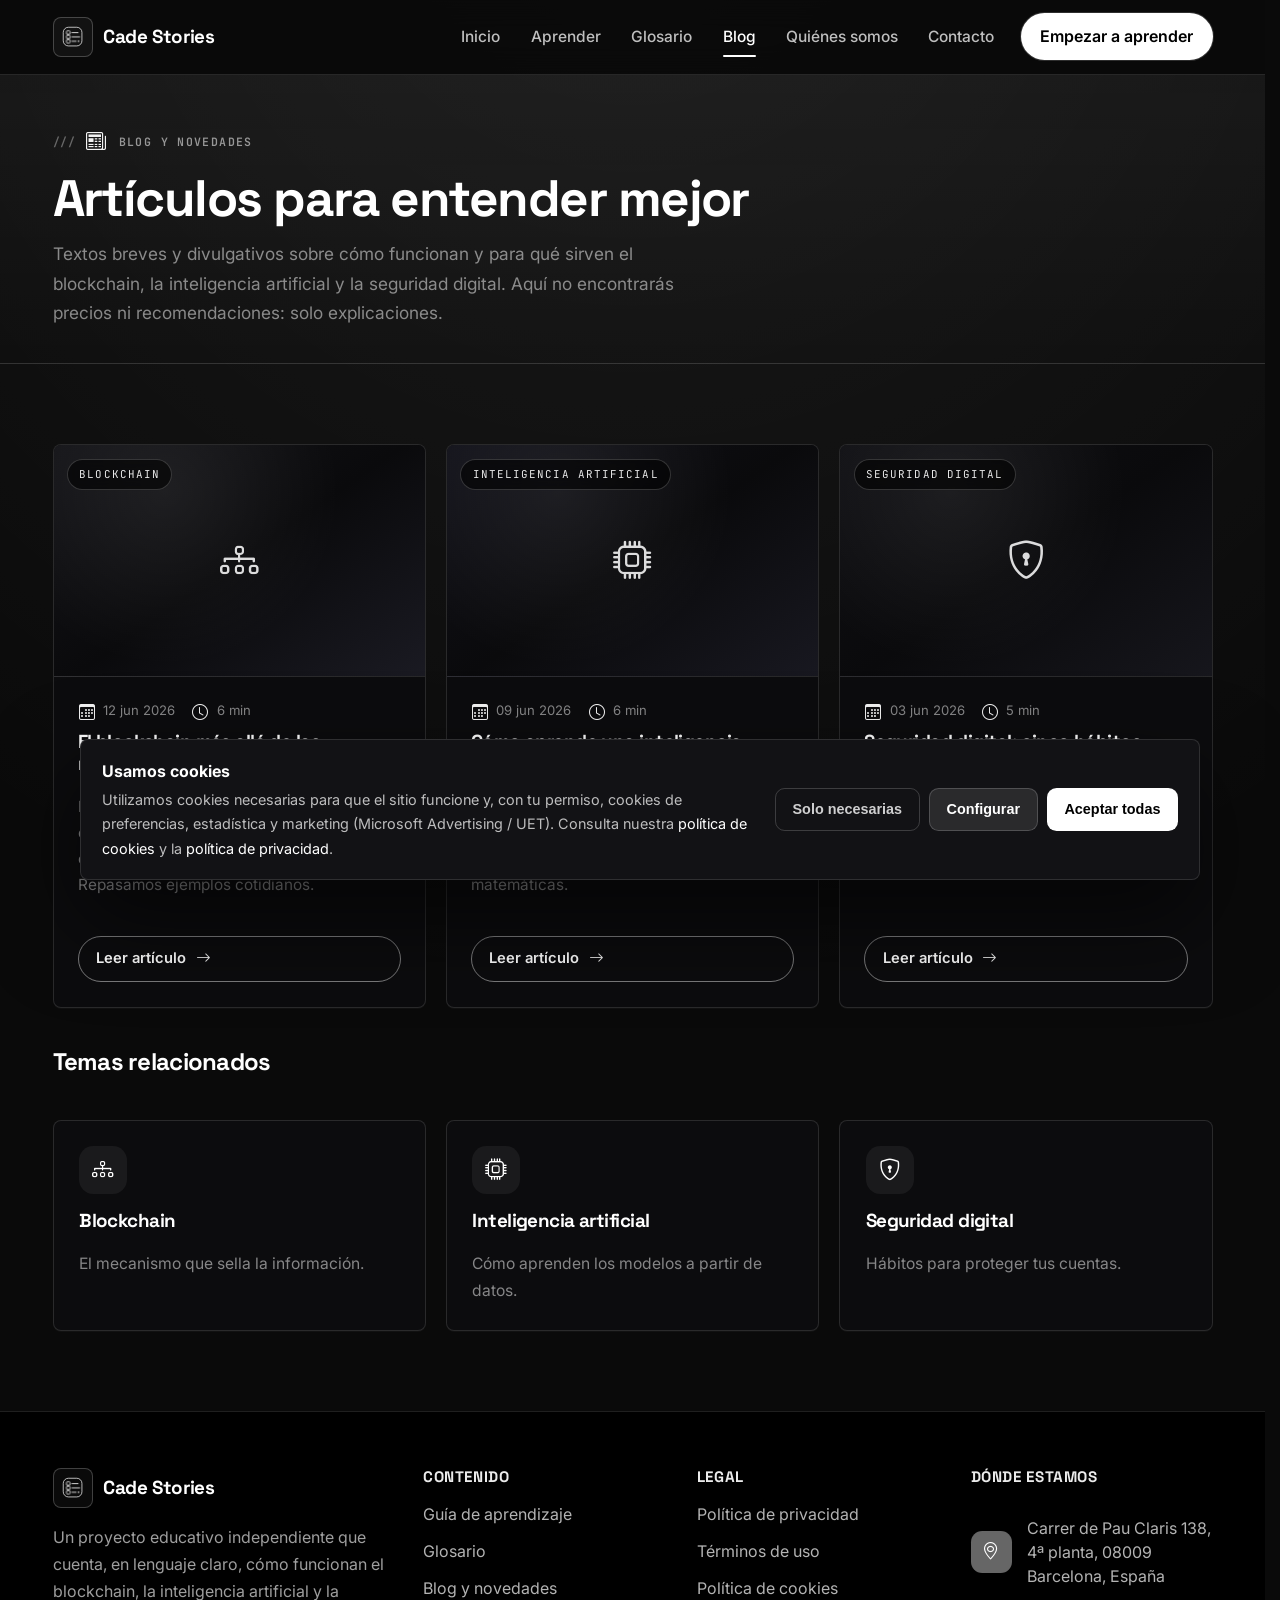
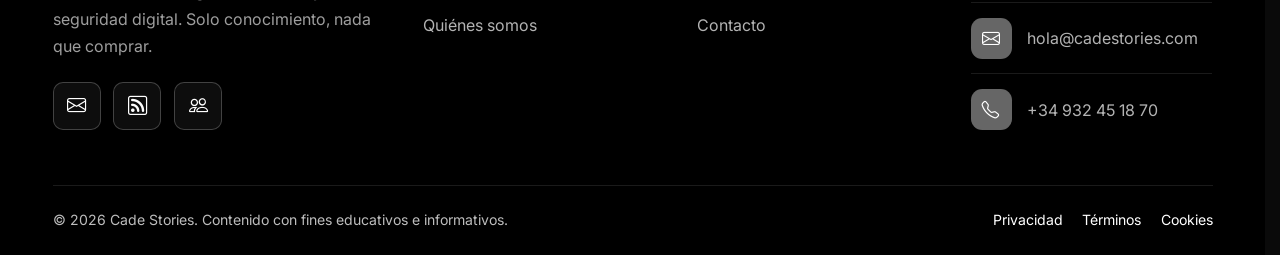
<file: blog.html>
<!DOCTYPE html>
<html lang="es">
<head>
<meta charset="utf-8">
<meta name="viewport" content="width=device-width, initial-scale=1.0, viewport-fit=cover">
<script>document.documentElement.className += ' js';</script>
<script>
window.uetq = window.uetq || [];
window.uetq.push('consent', 'default', { ad_storage: 'denied' });
</script>
<title>Blog y novedades — blockchain, IA y seguridad — Cade Stories</title>
<meta name="description" content="Artículos divulgativos sobre blockchain, inteligencia artificial y seguridad digital: cómo funcionan, qué significan sus conceptos y qué conviene aclarar. Solo información, sin recomendaciones.">
<meta name="robots" content="index, follow">
<meta name="author" content="Cade Stories">
<meta name="theme-color" content="#0a0a0a">
<meta name="color-scheme" content="dark">
<meta name="apple-mobile-web-app-status-bar-style" content="black-translucent">
<link rel="canonical" href="https://artemegorov007.github.io/cade-stories/blog.html">

<meta property="og:type" content="website">
<meta property="og:site_name" content="Cade Stories">
<meta property="og:title" content="Blog y novedades — blockchain, IA y seguridad — Cade Stories">
<meta property="og:description" content="Artículos divulgativos sobre blockchain, inteligencia artificial y seguridad digital: cómo funcionan, qué significan sus conceptos y qué conviene aclarar. Solo información, sin recomendaciones.">
<meta property="og:url" content="https://artemegorov007.github.io/cade-stories/blog.html">
<meta property="og:locale" content="es_ES">
<meta property="og:image" content="https://artemegorov007.github.io/cade-stories/assets/img/og.svg?v=1782598385">
<meta property="og:image:alt" content="Cade Stories — Blockchain, inteligencia artificial y seguridad digital, explicados con claridad">
<meta name="twitter:card" content="summary_large_image">
<meta name="twitter:title" content="Blog y novedades — blockchain, IA y seguridad — Cade Stories">
<meta name="twitter:description" content="Artículos divulgativos sobre blockchain, inteligencia artificial y seguridad digital: cómo funcionan, qué significan sus conceptos y qué conviene aclarar. Solo información, sin recomendaciones.">
<meta name="twitter:image" content="https://artemegorov007.github.io/cade-stories/assets/img/og.svg?v=1782598385">
<script type="application/ld+json">{"@context":"https://schema.org","@graph":[{"@type":"Organization","@id":"https://artemegorov007.github.io/cade-stories/#organization","name":"Cade Stories","url":"https://artemegorov007.github.io/cade-stories","email":"hola@cadestories.com","telephone":"+34 932 45 18 70","address":{"@type":"PostalAddress","streetAddress":"Carrer de Pau Claris 138, 4ª planta","postalCode":"08009","addressLocality":"Barcelona","addressCountry":"ES"}},{"@type":"WebSite","@id":"https://artemegorov007.github.io/cade-stories/#website","url":"https://artemegorov007.github.io/cade-stories","name":"Cade Stories","description":"Blockchain, inteligencia artificial y seguridad digital, explicados con claridad","publisher":{"@id":"https://artemegorov007.github.io/cade-stories/#organization"},"inLanguage":"es-ES"}]}</script>

<link rel="icon" href="data:image/svg+xml,%3Csvg xmlns='http://www.w3.org/2000/svg' viewBox='0 0 64 64'%3E%3Crect width='64' height='64' rx='14' fill='%23000000'/%3E%3Crect x='1' y='1' width='62' height='62' rx='13' fill='none' stroke='%23ffffff' stroke-opacity='.25' stroke-width='2'/%3E%3Cpath d='M20 22 h24 a4 4 0 0 1 4 4 v12 a4 4 0 0 1 -4 4 h-12 l-8 8 v-8 a4 4 0 0 1 -4 -4 v-12 a4 4 0 0 1 4 -4 z' fill='%23ffffff'/%3E%3Ccircle cx='32' cy='32' r='4.5' fill='%23000000'/%3E%3C/svg%3E">

<link rel="preconnect" href="https://fonts.googleapis.com">
<link rel="preconnect" href="https://fonts.gstatic.com" crossorigin>
<link href="https://fonts.googleapis.com/css2?family=Inter:wght@400;500;600;700&family=Space+Grotesk:wght@500;600;700&family=Sora:wght@500;600;700&family=JetBrains+Mono:wght@500;600&display=swap" rel="stylesheet">
<link rel="stylesheet" href="https://cdn.jsdelivr.net/npm/bootstrap-icons@1.11.3/font/bootstrap-icons.css">
<link rel="stylesheet" href="assets/css/tokens.css?v=1782599792">
<link rel="stylesheet" href="assets/css/style.css?v=1782901200">
<link rel="stylesheet" href="assets/css/theme-lz.css?v=1782597908">
<link rel="stylesheet" href="assets/css/animations.css?v=1782598385">
</head>
<body>
<a class="skip-link" href="#main">Saltar al contenido</a>
<header class="topbar">
  <div class="container topbar__inner">
    <a class="brand" href="index.html" aria-label="Cade Stories — inicio">
      <span class="brand__mark" aria-hidden="true"><svg class="brand-logo" viewBox="0 0 36 36" xmlns="http://www.w3.org/2000/svg" role="img" aria-label="Cade Stories"><rect class="brand-logo__frame" x="3.5" y="3.5" width="29" height="29" rx="8" fill="none" stroke="currentColor" stroke-width="1.2" opacity="0.92"/><rect class="brand-logo__block brand-logo__block--1" x="8.5" y="9" width="5.5" height="5.5" rx="1.35" fill="none" stroke="currentColor" stroke-width="1.15"/><rect class="brand-logo__block brand-logo__block--2" x="8.5" y="15.75" width="5.5" height="5.5" rx="1.35" fill="none" stroke="currentColor" stroke-width="1.15"/><rect class="brand-logo__block brand-logo__block--3" x="8.5" y="22.5" width="5.5" height="5.5" rx="1.35" fill="none" stroke="currentColor" stroke-width="1.15"/><line class="brand-logo__link brand-logo__link--1" x1="11.25" y1="14.5" x2="11.25" y2="15.75" stroke="currentColor" stroke-width="1.15" stroke-linecap="round"/><line class="brand-logo__link brand-logo__link--2" x1="11.25" y1="21.25" x2="11.25" y2="22.5" stroke="currentColor" stroke-width="1.15" stroke-linecap="round"/><line class="brand-logo__line brand-logo__line--1" x1="17" y1="11.75" x2="26.5" y2="11.75" stroke="currentColor" stroke-width="1.25" stroke-linecap="round"/><line class="brand-logo__line brand-logo__line--2" x1="17" y1="18.5" x2="29" y2="18.5" stroke="currentColor" stroke-width="1.25" stroke-linecap="round"/><line class="brand-logo__line brand-logo__line--3" x1="17" y1="25.25" x2="23.5" y2="25.25" stroke="currentColor" stroke-width="1.25" stroke-linecap="round"/><circle class="brand-logo__dot" cx="27.25" cy="25.25" r="1.15" fill="currentColor"/></svg></span>      <span class="brand__name">Cade <b>Stories</b></span>
    </a>

    <button class="burger" id="burger" type="button" aria-label="Abrir menú" aria-expanded="false" aria-controls="nav">
      <span></span><span></span><span></span>
    </button>

    <nav class="nav" id="nav" aria-label="Navegación principal">
              <a class="nav__link" href="index.html">Inicio</a>
              <a class="nav__link" href="aprender.html">Aprender</a>
              <a class="nav__link" href="glosario.html">Glosario</a>
              <a class="nav__link is-active" href="blog.html">Blog</a>
              <a class="nav__link" href="sobre-nosotros.html">Quiénes somos</a>
              <a class="nav__link" href="contacto.html">Contacto</a>
            <a class="btn btn--primary nav__cta" href="aprender.html">Empezar a aprender</a>
    </nav>
  </div>
</header>
<main id="main">

  <section class="page-hero">
    <div class="container" data-reveal="group">
      <span class="eyebrow"><span class="licon licon--newspaper" aria-hidden="true"><i class="licon__bi bi bi-newspaper"></i></span> Blog y novedades</span>
      <h1 class="page-hero__title">Artículos para entender mejor</h1>
      <p class="page-hero__lead">
        Textos breves y divulgativos sobre cómo funcionan y para qué sirven el blockchain,
        la inteligencia artificial y la seguridad digital. Aquí no encontrarás precios ni
        recomendaciones: solo explicaciones.
      </p>
    </div>
  </section>

  <section class="section">
    <div class="container">
      <div class="grid grid--3" data-reveal="group">
                  <article class="post-card">
            <div class="post-card__media cover cover--chain"><span class="licon licon--diagram-3" aria-hidden="true"><i class="licon__bi bi bi-diagram-3"></i></span><span class="post-card__cat">Blockchain</span></div>            <div class="post-card__body">
              <div class="post-card__meta">
                <span><span class="licon licon--calendar3" aria-hidden="true"><i class="licon__bi bi bi-calendar3"></i></span> 12 jun 2026</span>
                <span><span class="licon licon--clock" aria-hidden="true"><i class="licon__bi bi bi-clock"></i></span> 6 min</span>
              </div>
              <h3>El blockchain más allá de las monedas</h3>
              <p>La cadena de bloques se asocia a las criptomonedas, pero su uso más interesante está en registrar y verificar información. Repasamos ejemplos cotidianos.</p>
              <a class="post-card__more" href="blog-blockchain-mas-alla-monedas.html">Leer artículo <span class="licon licon--arrow-right" aria-hidden="true"><i class="licon__bi bi bi-arrow-right"></i></span></a>
            </div>
          </article>
                  <article class="post-card">
            <div class="post-card__media cover cover--ia"><span class="licon licon--cpu" aria-hidden="true"><i class="licon__bi bi bi-cpu"></i></span><span class="post-card__cat">Inteligencia artificial</span></div>            <div class="post-card__body">
              <div class="post-card__meta">
                <span><span class="licon licon--calendar3" aria-hidden="true"><i class="licon__bi bi bi-calendar3"></i></span> 09 jun 2026</span>
                <span><span class="licon licon--clock" aria-hidden="true"><i class="licon__bi bi bi-clock"></i></span> 6 min</span>
              </div>
              <h3>Cómo aprende una inteligencia artificial</h3>
              <p>Qué significa “entrenar” un modelo, por qué necesita tantos ejemplos y por qué a veces se equivoca con tanta seguridad. Sin matemáticas.</p>
              <a class="post-card__more" href="blog-como-aprende-una-ia.html">Leer artículo <span class="licon licon--arrow-right" aria-hidden="true"><i class="licon__bi bi bi-arrow-right"></i></span></a>
            </div>
          </article>
                  <article class="post-card">
            <div class="post-card__media cover cover--sec"><span class="licon licon--shield-lock" aria-hidden="true"><i class="licon__bi bi bi-shield-lock"></i></span><span class="post-card__cat">Seguridad digital</span></div>            <div class="post-card__body">
              <div class="post-card__meta">
                <span><span class="licon licon--calendar3" aria-hidden="true"><i class="licon__bi bi bi-calendar3"></i></span> 03 jun 2026</span>
                <span><span class="licon licon--clock" aria-hidden="true"><i class="licon__bi bi bi-clock"></i></span> 5 min</span>
              </div>
              <h3>Seguridad digital: cinco hábitos básicos</h3>
              <p>Contraseñas, verificación en dos pasos y cómo detectar el phishing. Pequeños gestos que reducen muchísimo el riesgo.</p>
              <a class="post-card__more" href="blog-seguridad-digital-basica.html">Leer artículo <span class="licon licon--arrow-right" aria-hidden="true"><i class="licon__bi bi bi-arrow-right"></i></span></a>
            </div>
          </article>
              </div>

      <div class="section__head section__head--left mt-4" data-reveal>
        <h2 class="section__title" style="font-size:1.5rem">Temas relacionados</h2>
      </div>
      <div class="grid grid--3" data-reveal="group">
        <a class="card" href="aprender.html#blockchain"><span class="card__icon"><span class="licon licon--diagram-3" aria-hidden="true"><i class="licon__bi bi bi-diagram-3"></i></span></span><h3>Blockchain</h3><p>El mecanismo que sella la información.</p></a>
        <a class="card" href="aprender.html#ia"><span class="card__icon card__icon--accent"><span class="licon licon--cpu" aria-hidden="true"><i class="licon__bi bi bi-cpu"></i></span></span><h3>Inteligencia artificial</h3><p>Cómo aprenden los modelos a partir de datos.</p></a>
        <a class="card" href="aprender.html#seguridad"><span class="card__icon"><span class="licon licon--shield-lock" aria-hidden="true"><i class="licon__bi bi bi-shield-lock"></i></span></span><h3>Seguridad digital</h3><p>Hábitos para proteger tus cuentas.</p></a>
      </div>
    </div>
  </section>

</main>
<footer class="footer">
  <div class="container">
    <div class="footer__top">
      <div class="footer__brand">
        <a class="brand" href="index.html" aria-label="Cade Stories — inicio">
          <span class="brand__mark" aria-hidden="true"><svg class="brand-logo" viewBox="0 0 36 36" xmlns="http://www.w3.org/2000/svg" role="img" aria-label="Cade Stories"><rect class="brand-logo__frame" x="3.5" y="3.5" width="29" height="29" rx="8" fill="none" stroke="currentColor" stroke-width="1.2" opacity="0.92"/><rect class="brand-logo__block brand-logo__block--1" x="8.5" y="9" width="5.5" height="5.5" rx="1.35" fill="none" stroke="currentColor" stroke-width="1.15"/><rect class="brand-logo__block brand-logo__block--2" x="8.5" y="15.75" width="5.5" height="5.5" rx="1.35" fill="none" stroke="currentColor" stroke-width="1.15"/><rect class="brand-logo__block brand-logo__block--3" x="8.5" y="22.5" width="5.5" height="5.5" rx="1.35" fill="none" stroke="currentColor" stroke-width="1.15"/><line class="brand-logo__link brand-logo__link--1" x1="11.25" y1="14.5" x2="11.25" y2="15.75" stroke="currentColor" stroke-width="1.15" stroke-linecap="round"/><line class="brand-logo__link brand-logo__link--2" x1="11.25" y1="21.25" x2="11.25" y2="22.5" stroke="currentColor" stroke-width="1.15" stroke-linecap="round"/><line class="brand-logo__line brand-logo__line--1" x1="17" y1="11.75" x2="26.5" y2="11.75" stroke="currentColor" stroke-width="1.25" stroke-linecap="round"/><line class="brand-logo__line brand-logo__line--2" x1="17" y1="18.5" x2="29" y2="18.5" stroke="currentColor" stroke-width="1.25" stroke-linecap="round"/><line class="brand-logo__line brand-logo__line--3" x1="17" y1="25.25" x2="23.5" y2="25.25" stroke="currentColor" stroke-width="1.25" stroke-linecap="round"/><circle class="brand-logo__dot" cx="27.25" cy="25.25" r="1.15" fill="currentColor"/></svg></span>          <span class="brand__name">Cade <b>Stories</b></span>
        </a>
        <p class="footer__about">
          Un proyecto educativo independiente que cuenta, en lenguaje claro, cómo funcionan
          el blockchain, la inteligencia artificial y la seguridad digital. Solo conocimiento,
          nada que comprar.
        </p>
        <div class="footer__socials" aria-label="Redes sociales">
          <a href="mailto:hola@cadestories.com" aria-label="Escríbenos por correo"><span class="licon licon--envelope" aria-hidden="true"><i class="licon__bi bi bi-envelope"></i></span></a>
          <a href="blog.html" aria-label="Blog y novedades"><span class="licon licon--rss" aria-hidden="true"><i class="licon__bi bi bi-rss"></i></span></a>
          <a href="contacto.html" aria-label="Contacto y comunidad"><span class="licon licon--people" aria-hidden="true"><i class="licon__bi bi bi-people"></i></span></a>
        </div>
      </div>

      <nav class="footer__col" aria-label="Contenido del sitio">
        <h2 class="footer__heading">Contenido</h2>
        <ul>
          <li><a href="aprender.html">Guía de aprendizaje</a></li>
          <li><a href="glosario.html">Glosario</a></li>
          <li><a href="blog.html">Blog y novedades</a></li>
          <li><a href="sobre-nosotros.html">Quiénes somos</a></li>
        </ul>
      </nav>

      <nav class="footer__col" aria-label="Información legal">
        <h2 class="footer__heading">Legal</h2>
        <ul>
          <li><a href="privacidad.html">Política de privacidad</a></li>
          <li><a href="terminos.html">Términos de uso</a></li>
          <li><a href="cookies.html">Política de cookies</a></li>
          <li><a href="contacto.html">Contacto</a></li>
        </ul>
      </nav>

      <div class="footer__col">
        <h2 class="footer__heading">Dónde estamos</h2>
        <address class="footer__contact">
          <div class="footer__contact-item"><span class="contact-info__icon"><span class="licon licon--geo-alt" aria-hidden="true"><i class="licon__bi bi bi-geo-alt"></i></span></span><span>Carrer de Pau Claris 138, 4ª planta, 08009 Barcelona, España</span></div>
          <div class="footer__contact-item"><span class="contact-info__icon"><span class="licon licon--envelope" aria-hidden="true"><i class="licon__bi bi bi-envelope"></i></span></span><a href="mailto:hola@cadestories.com">hola@cadestories.com</a></div>
          <div class="footer__contact-item"><span class="contact-info__icon"><span class="licon licon--telephone" aria-hidden="true"><i class="licon__bi bi bi-telephone"></i></span></span><a href="tel:+34932451870">+34 932 45 18 70</a></div>
        </address>
      </div>
    </div>

    <div class="footer__bottom">
      <span>&copy; 2026 Cade Stories. Contenido con fines educativos e informativos.</span>
      <nav class="footer__bottom-links" aria-label="Enlaces legales">
        <a href="privacidad.html">Privacidad</a>
        <a href="terminos.html">Términos</a>
        <a href="cookies.html">Cookies</a>
      </nav>
    </div>
  </div>
</footer>
<div class="cookie" id="cookie-banner" role="dialog" aria-live="polite" aria-label="Consentimiento de cookies" hidden>
    <div class="cookie__text">
      <strong>Usamos cookies</strong>
      <p>Utilizamos cookies necesarias para que el sitio funcione y, con tu permiso, cookies de preferencias, estadística y marketing (Microsoft Advertising / UET). Consulta nuestra <a href="cookies.html" class="cookie__link">política de cookies</a> y la <a href="privacidad.html" class="cookie__link">política de privacidad</a>.</p>
    </div>
    <div class="cookie__actions">
      <button class="cookie__btn cookie__btn--reject" id="cookie-reject" type="button">Solo necesarias</button>
      <button class="cookie__btn cookie__btn--config" id="cookie-config" type="button">Configurar</button>
      <button class="cookie__btn cookie__btn--accept" id="cookie-accept" type="button">Aceptar todas</button>
    </div>
  </div>
<div class="modal" id="cookie-modal" aria-hidden="true">
    <div class="modal__dialog" role="dialog" aria-modal="true" aria-label="Configuración de cookies">
      <h3>Configuración de cookies</h3>
      <p class="modal__lead">Puedes activar o desactivar las categorías opcionales. Las cookies necesarias siempre están activas.</p>

      <label class="modal__opt">
        <span><strong>Necesarias</strong><br><small>Imprescindibles para el funcionamiento básico del sitio.</small></span>
        <input type="checkbox" checked disabled>
      </label>
      <label class="modal__opt">
        <span><strong>Preferencias</strong><br><small>Recuerdan tus ajustes, como el idioma o la región.</small></span>
        <input type="checkbox" id="ck-pref">
      </label>
      <label class="modal__opt">
        <span><strong>Estadística</strong><br><small>Nos ayudan a entender, de forma anónima, qué contenidos son útiles.</small></span>
        <input type="checkbox" id="ck-stat">
      </label>
      <label class="modal__opt">
        <span><strong>Marketing / Microsoft UET</strong><br><small>Medición de campañas en Microsoft Advertising (UET). Permite conversiones y remarketing solo si las aceptas.</small></span>
        <input type="checkbox" id="ck-marketing">
      </label>

      <div class="modal__footer">
        <button class="btn btn--ghost" id="cookie-modal-close" type="button">Cerrar</button>
        <button class="btn btn--ghost" id="cookie-save" type="button">Guardar selección</button>
        <button class="btn btn--primary" id="cookie-modal-accept" type="button">Aceptar todas</button>
      </div>
    </div>
  </div>
<script src="assets/js/main.js?v=1782597932"></script>
</body>
</html>
</file>
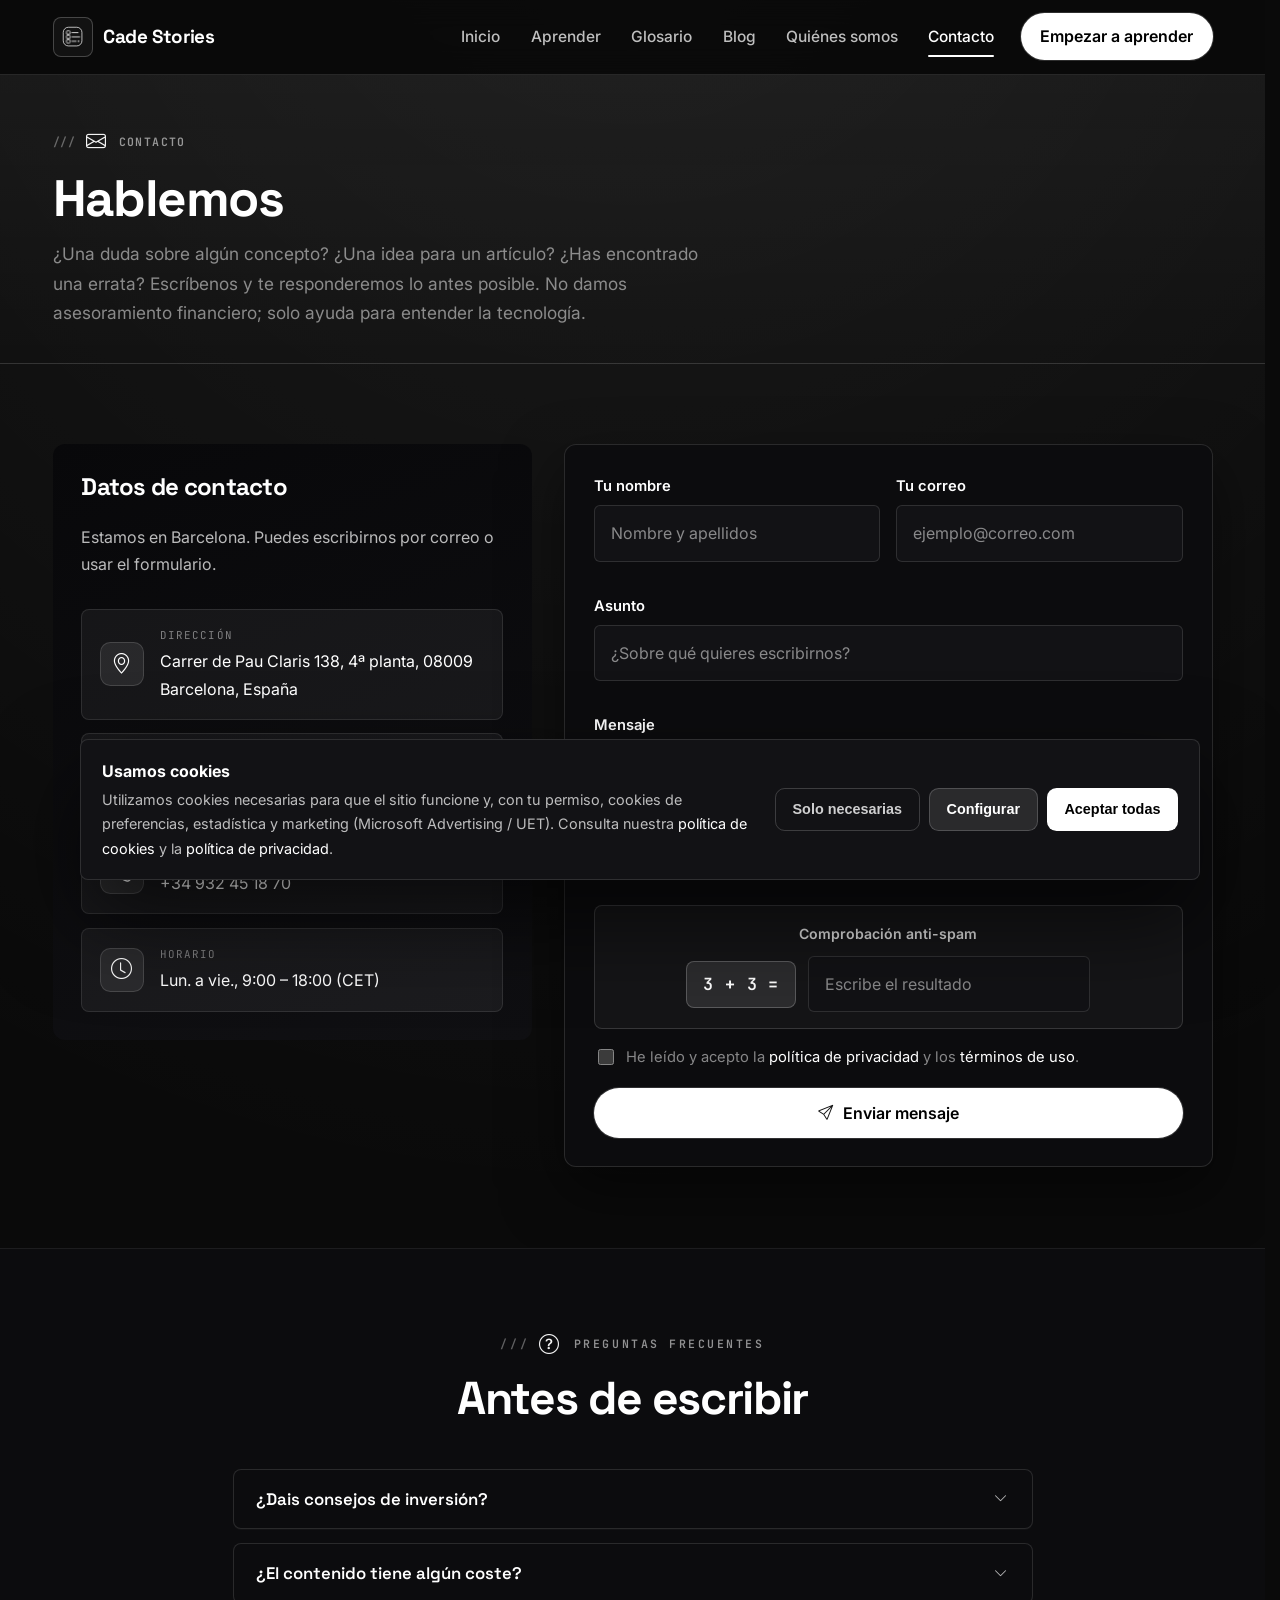
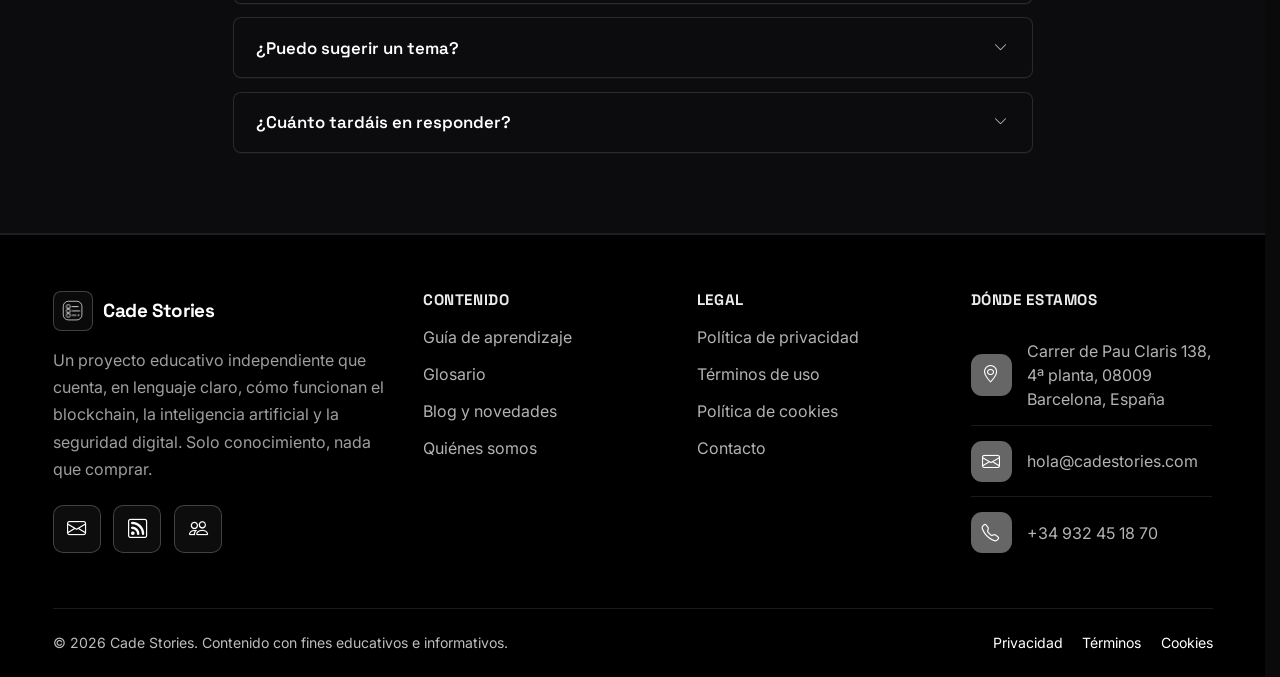
<file: contacto.html>
﻿<!DOCTYPE html>
<html lang="es">
<head>
<meta charset="utf-8">
<meta name="viewport" content="width=device-width, initial-scale=1.0, viewport-fit=cover">
<script>document.documentElement.className += ' js';</script>
<script>
window.uetq = window.uetq || [];
window.uetq.push('consent', 'default', { ad_storage: 'denied' });
</script>
<title>Contacto — Cade Stories</title>
<meta name="description" content="Ponte en contacto con el equipo de Cade Stories. Resolvemos dudas sobre blockchain, inteligencia artificial y seguridad digital, y escuchamos tus sugerencias de contenido.">
<meta name="robots" content="index, follow">
<meta name="author" content="Cade Stories">
<meta name="theme-color" content="#0a0a0a">
<meta name="color-scheme" content="dark">
<meta name="apple-mobile-web-app-status-bar-style" content="black-translucent">
<link rel="canonical" href="https://artemegorov007.github.io/cade-stories/contacto.html">

<meta property="og:type" content="website">
<meta property="og:site_name" content="Cade Stories">
<meta property="og:title" content="Contacto — Cade Stories">
<meta property="og:description" content="Ponte en contacto con el equipo de Cade Stories. Resolvemos dudas sobre blockchain, inteligencia artificial y seguridad digital, y escuchamos tus sugerencias de contenido.">
<meta property="og:url" content="https://artemegorov007.github.io/cade-stories/contacto.html">
<meta property="og:locale" content="es_ES">
<meta property="og:image" content="https://artemegorov007.github.io/cade-stories/assets/img/og.svg?v=1782598385">
<meta property="og:image:alt" content="Cade Stories — Blockchain, inteligencia artificial y seguridad digital, explicados con claridad">
<meta name="twitter:card" content="summary_large_image">
<meta name="twitter:title" content="Contacto — Cade Stories">
<meta name="twitter:description" content="Ponte en contacto con el equipo de Cade Stories. Resolvemos dudas sobre blockchain, inteligencia artificial y seguridad digital, y escuchamos tus sugerencias de contenido.">
<meta name="twitter:image" content="https://artemegorov007.github.io/cade-stories/assets/img/og.svg?v=1782598385">
<script type="application/ld+json">{"@context":"https://schema.org","@graph":[{"@type":"Organization","@id":"https://artemegorov007.github.io/cade-stories/#organization","name":"Cade Stories","url":"https://artemegorov007.github.io/cade-stories","email":"hola@cadestories.com","telephone":"+34 932 45 18 70","address":{"@type":"PostalAddress","streetAddress":"Carrer de Pau Claris 138, 4ª planta","postalCode":"08009","addressLocality":"Barcelona","addressCountry":"ES"}},{"@type":"WebSite","@id":"https://artemegorov007.github.io/cade-stories/#website","url":"https://artemegorov007.github.io/cade-stories","name":"Cade Stories","description":"Blockchain, inteligencia artificial y seguridad digital, explicados con claridad","publisher":{"@id":"https://artemegorov007.github.io/cade-stories/#organization"},"inLanguage":"es-ES"}]}</script>

<link rel="icon" href="data:image/svg+xml,%3Csvg xmlns='http://www.w3.org/2000/svg' viewBox='0 0 64 64'%3E%3Crect width='64' height='64' rx='14' fill='%23000000'/%3E%3Crect x='1' y='1' width='62' height='62' rx='13' fill='none' stroke='%23ffffff' stroke-opacity='.25' stroke-width='2'/%3E%3Cpath d='M20 22 h24 a4 4 0 0 1 4 4 v12 a4 4 0 0 1 -4 4 h-12 l-8 8 v-8 a4 4 0 0 1 -4 -4 v-12 a4 4 0 0 1 4 -4 z' fill='%23ffffff'/%3E%3Ccircle cx='32' cy='32' r='4.5' fill='%23000000'/%3E%3C/svg%3E">

<link rel="preconnect" href="https://fonts.googleapis.com">
<link rel="preconnect" href="https://fonts.gstatic.com" crossorigin>
<link href="https://fonts.googleapis.com/css2?family=Inter:wght@400;500;600;700&family=Space+Grotesk:wght@500;600;700&family=Sora:wght@500;600;700&family=JetBrains+Mono:wght@500;600&display=swap" rel="stylesheet">
<link rel="stylesheet" href="https://cdn.jsdelivr.net/npm/bootstrap-icons@1.11.3/font/bootstrap-icons.css">
<link rel="stylesheet" href="assets/css/tokens.css?v=1782599792">
<link rel="stylesheet" href="assets/css/style.css?v=1782901200">
<link rel="stylesheet" href="assets/css/theme-lz.css?v=1782597908">
<link rel="stylesheet" href="assets/css/animations.css?v=1782598385">
</head>
<body>
<a class="skip-link" href="#main">Saltar al contenido</a>
<header class="topbar">
  <div class="container topbar__inner">
    <a class="brand" href="index.html" aria-label="Cade Stories — inicio">
      <span class="brand__mark" aria-hidden="true"><svg class="brand-logo" viewBox="0 0 36 36" xmlns="http://www.w3.org/2000/svg" role="img" aria-label="Cade Stories"><rect class="brand-logo__frame" x="3.5" y="3.5" width="29" height="29" rx="8" fill="none" stroke="currentColor" stroke-width="1.2" opacity="0.92"/><rect class="brand-logo__block brand-logo__block--1" x="8.5" y="9" width="5.5" height="5.5" rx="1.35" fill="none" stroke="currentColor" stroke-width="1.15"/><rect class="brand-logo__block brand-logo__block--2" x="8.5" y="15.75" width="5.5" height="5.5" rx="1.35" fill="none" stroke="currentColor" stroke-width="1.15"/><rect class="brand-logo__block brand-logo__block--3" x="8.5" y="22.5" width="5.5" height="5.5" rx="1.35" fill="none" stroke="currentColor" stroke-width="1.15"/><line class="brand-logo__link brand-logo__link--1" x1="11.25" y1="14.5" x2="11.25" y2="15.75" stroke="currentColor" stroke-width="1.15" stroke-linecap="round"/><line class="brand-logo__link brand-logo__link--2" x1="11.25" y1="21.25" x2="11.25" y2="22.5" stroke="currentColor" stroke-width="1.15" stroke-linecap="round"/><line class="brand-logo__line brand-logo__line--1" x1="17" y1="11.75" x2="26.5" y2="11.75" stroke="currentColor" stroke-width="1.25" stroke-linecap="round"/><line class="brand-logo__line brand-logo__line--2" x1="17" y1="18.5" x2="29" y2="18.5" stroke="currentColor" stroke-width="1.25" stroke-linecap="round"/><line class="brand-logo__line brand-logo__line--3" x1="17" y1="25.25" x2="23.5" y2="25.25" stroke="currentColor" stroke-width="1.25" stroke-linecap="round"/><circle class="brand-logo__dot" cx="27.25" cy="25.25" r="1.15" fill="currentColor"/></svg></span>      <span class="brand__name">Cade <b>Stories</b></span>
    </a>

    <button class="burger" id="burger" type="button" aria-label="Abrir menú" aria-expanded="false" aria-controls="nav">
      <span></span><span></span><span></span>
    </button>

    <nav class="nav" id="nav" aria-label="Navegación principal">
              <a class="nav__link" href="index.html">Inicio</a>
              <a class="nav__link" href="aprender.html">Aprender</a>
              <a class="nav__link" href="glosario.html">Glosario</a>
              <a class="nav__link" href="blog.html">Blog</a>
              <a class="nav__link" href="sobre-nosotros.html">Quiénes somos</a>
              <a class="nav__link is-active" href="contacto.html">Contacto</a>
            <a class="btn btn--primary nav__cta" href="aprender.html">Empezar a aprender</a>
    </nav>
  </div>
</header>
<main id="main">

  <section class="page-hero">
    <div class="container" data-reveal="group">
      <span class="eyebrow"><span class="licon licon--envelope" aria-hidden="true"><i class="licon__bi bi bi-envelope"></i></span> Contacto</span>
      <h1 class="page-hero__title">Hablemos</h1>
      <p class="page-hero__lead">
        ¿Una duda sobre algún concepto? ¿Una idea para un artículo? ¿Has encontrado una errata?
        Escríbenos y te responderemos lo antes posible. No damos asesoramiento financiero;
        solo ayuda para entender la tecnología.
      </p>
    </div>
  </section>

  <section class="section">
    <div class="container contact-grid" data-reveal="group">

      <aside class="contact-info">
        <h2>Datos de contacto</h2>
        <p>Estamos en Barcelona. Puedes escribirnos por correo o usar el formulario.</p>
        <address class="contact-info__address">
        <div class="contact-info__item">
          <span class="contact-info__icon"><span class="licon licon--geo-alt" aria-hidden="true"><i class="licon__bi bi bi-geo-alt"></i></span></span>
          <span><span class="contact-info__label">Dirección</span><span class="contact-info__value">Carrer de Pau Claris 138, 4ª planta, 08009 Barcelona, España</span></span>
        </div>
        <div class="contact-info__item">
          <span class="contact-info__icon"><span class="licon licon--envelope" aria-hidden="true"><i class="licon__bi bi bi-envelope"></i></span></span>
          <span><span class="contact-info__label">Correo</span><a class="contact-info__value" href="mailto:hola@cadestories.com">hola@cadestories.com</a></span>
        </div>
        <div class="contact-info__item">
          <span class="contact-info__icon"><span class="licon licon--telephone" aria-hidden="true"><i class="licon__bi bi bi-telephone"></i></span></span>
          <span><span class="contact-info__label">Teléfono</span><a class="contact-info__value" href="tel:+34932451870">+34 932 45 18 70</a></span>
        </div>
        <div class="contact-info__item">
          <span class="contact-info__icon"><span class="licon licon--clock" aria-hidden="true"><i class="licon__bi bi bi-clock"></i></span></span>
          <span><span class="contact-info__label">Horario</span><span class="contact-info__value">Lun. a vie., 9:00 – 18:00 (CET)</span></span>
        </div>
        </address>
      </aside>

      <form class="form" id="contact-form" action="#" method="post" novalidate>
        <div class="form__grid">
          <div class="field">
            <label for="name">Tu nombre</label>
            <input type="text" id="name" name="name" placeholder="Nombre y apellidos" autocomplete="name" required>
          </div>
          <div class="field">
            <label for="email">Tu correo</label>
            <input type="email" id="email" name="email" placeholder="ejemplo@correo.com" autocomplete="email" required>
          </div>
          <div class="field field--full">
            <label for="subject">Asunto</label>
            <input type="text" id="subject" name="subject" placeholder="¿Sobre qué quieres escribirnos?" required>
          </div>
          <div class="field field--full">
            <label for="message">Mensaje</label>
            <textarea id="message" name="message" placeholder="Cuéntanos tu duda o sugerencia…" required></textarea>
          </div>
        </div>

        <div class="captcha">
          <label class="captcha__label" for="captcha">Comprobación anti-spam</label>
          <div class="captcha__row">
            <span class="captcha__q" id="captcha-q" aria-hidden="true">2 + 2 =</span>
            <input type="text" id="captcha" name="captcha" inputmode="numeric" placeholder="Escribe el resultado" required>
          </div>
        </div>

        <label class="consent">
          <input type="checkbox" name="consent" id="consent" required>
          <span>He leído y acepto la <a href="privacidad.html">política de privacidad</a> y los <a href="terminos.html">términos de uso</a>.</span>
        </label>

        <button class="btn btn--primary btn--block" type="submit"><span class="licon licon--send" aria-hidden="true"><i class="licon__bi bi bi-send"></i></span> Enviar mensaje</button>
      </form>

    </div>
  </section>
<section class="section section--alt">
    <div class="container">
      <div class="section__head" data-reveal>
        <span class="eyebrow"><span class="licon licon--question-circle" aria-hidden="true"><i class="licon__bi bi bi-question-circle"></i></span> Preguntas frecuentes</span>
        <h2 class="section__title">Antes de escribir</h2>
      </div>
      <div class="faq" data-reveal="group">
        <div class="faq__item">
          <button class="faq__q" id="faq-q1" type="button" aria-expanded="false" aria-controls="faq-a1">¿Dais consejos de inversión? <span class="licon licon--chevron-down" aria-hidden="true"><i class="licon__bi bi bi-chevron-down"></i></span></button>
          <div class="faq__a" id="faq-a1" role="region" aria-labelledby="faq-q1"><p>No. Somos un portal divulgativo: explicamos conceptos técnicos, pero no orientamos sobre compras, ventas ni productos financieros.</p></div>
        </div>
        <div class="faq__item">
          <button class="faq__q" id="faq-q2" type="button" aria-expanded="false" aria-controls="faq-a2">¿El contenido tiene algún coste? <span class="licon licon--chevron-down" aria-hidden="true"><i class="licon__bi bi bi-chevron-down"></i></span></button>
          <div class="faq__a" id="faq-a2" role="region" aria-labelledby="faq-q2"><p>Sí. Toda la guía, el glosario y los artículos del blog son gratuitos y no requieren registro.</p></div>
        </div>
        <div class="faq__item">
          <button class="faq__q" id="faq-q3" type="button" aria-expanded="false" aria-controls="faq-a3">¿Puedo sugerir un tema? <span class="licon licon--chevron-down" aria-hidden="true"><i class="licon__bi bi bi-chevron-down"></i></span></button>
          <div class="faq__a" id="faq-a3" role="region" aria-labelledby="faq-q3"><p>¡Claro! Usa el formulario de arriba e indícanos qué concepto te gustaría que explicáramos. Tomamos nota de todas las propuestas.</p></div>
        </div>
        <div class="faq__item">
          <button class="faq__q" id="faq-q4" type="button" aria-expanded="false" aria-controls="faq-a4">¿Cuánto tardáis en responder? <span class="licon licon--chevron-down" aria-hidden="true"><i class="licon__bi bi bi-chevron-down"></i></span></button>
          <div class="faq__a" id="faq-a4" role="region" aria-labelledby="faq-q4"><p>Normalmente respondemos en uno o dos días laborables.</p></div>
        </div>
      </div>
    </div>
  </section>
<div class="modal" id="thanks-modal" aria-hidden="true" hidden>
    <div class="modal__dialog thanks" role="dialog" aria-modal="true" aria-label="Mensaje enviado">
      <div class="thanks__icon"><span class="licon licon--check-lg" aria-hidden="true"><i class="licon__bi bi bi-check-lg"></i></span></div>
      <h3>¡Gracias por tu mensaje!</h3>
      <p style="color:var(--muted)">Hemos recibido tu consulta correctamente. Te responderemos lo antes posible.</p>
      <button class="btn btn--primary mt-3" id="thanks-close" type="button">Cerrar</button>
    </div>
  </div>

</main>
<footer class="footer">
  <div class="container">
    <div class="footer__top">
      <div class="footer__brand">
        <a class="brand" href="index.html" aria-label="Cade Stories — inicio">
          <span class="brand__mark" aria-hidden="true"><svg class="brand-logo" viewBox="0 0 36 36" xmlns="http://www.w3.org/2000/svg" role="img" aria-label="Cade Stories"><rect class="brand-logo__frame" x="3.5" y="3.5" width="29" height="29" rx="8" fill="none" stroke="currentColor" stroke-width="1.2" opacity="0.92"/><rect class="brand-logo__block brand-logo__block--1" x="8.5" y="9" width="5.5" height="5.5" rx="1.35" fill="none" stroke="currentColor" stroke-width="1.15"/><rect class="brand-logo__block brand-logo__block--2" x="8.5" y="15.75" width="5.5" height="5.5" rx="1.35" fill="none" stroke="currentColor" stroke-width="1.15"/><rect class="brand-logo__block brand-logo__block--3" x="8.5" y="22.5" width="5.5" height="5.5" rx="1.35" fill="none" stroke="currentColor" stroke-width="1.15"/><line class="brand-logo__link brand-logo__link--1" x1="11.25" y1="14.5" x2="11.25" y2="15.75" stroke="currentColor" stroke-width="1.15" stroke-linecap="round"/><line class="brand-logo__link brand-logo__link--2" x1="11.25" y1="21.25" x2="11.25" y2="22.5" stroke="currentColor" stroke-width="1.15" stroke-linecap="round"/><line class="brand-logo__line brand-logo__line--1" x1="17" y1="11.75" x2="26.5" y2="11.75" stroke="currentColor" stroke-width="1.25" stroke-linecap="round"/><line class="brand-logo__line brand-logo__line--2" x1="17" y1="18.5" x2="29" y2="18.5" stroke="currentColor" stroke-width="1.25" stroke-linecap="round"/><line class="brand-logo__line brand-logo__line--3" x1="17" y1="25.25" x2="23.5" y2="25.25" stroke="currentColor" stroke-width="1.25" stroke-linecap="round"/><circle class="brand-logo__dot" cx="27.25" cy="25.25" r="1.15" fill="currentColor"/></svg></span>          <span class="brand__name">Cade <b>Stories</b></span>
        </a>
        <p class="footer__about">
          Un proyecto educativo independiente que cuenta, en lenguaje claro, cómo funcionan
          el blockchain, la inteligencia artificial y la seguridad digital. Solo conocimiento,
          nada que comprar.
        </p>
        <div class="footer__socials" aria-label="Redes sociales">
          <a href="mailto:hola@cadestories.com" aria-label="Escríbenos por correo"><span class="licon licon--envelope" aria-hidden="true"><i class="licon__bi bi bi-envelope"></i></span></a>
          <a href="blog.html" aria-label="Blog y novedades"><span class="licon licon--rss" aria-hidden="true"><i class="licon__bi bi bi-rss"></i></span></a>
          <a href="contacto.html" aria-label="Contacto y comunidad"><span class="licon licon--people" aria-hidden="true"><i class="licon__bi bi bi-people"></i></span></a>
        </div>
      </div>

      <nav class="footer__col" aria-label="Contenido del sitio">
        <h2 class="footer__heading">Contenido</h2>
        <ul>
          <li><a href="aprender.html">Guía de aprendizaje</a></li>
          <li><a href="glosario.html">Glosario</a></li>
          <li><a href="blog.html">Blog y novedades</a></li>
          <li><a href="sobre-nosotros.html">Quiénes somos</a></li>
        </ul>
      </nav>

      <nav class="footer__col" aria-label="Información legal">
        <h2 class="footer__heading">Legal</h2>
        <ul>
          <li><a href="privacidad.html">Política de privacidad</a></li>
          <li><a href="terminos.html">Términos de uso</a></li>
          <li><a href="cookies.html">Política de cookies</a></li>
          <li><a href="contacto.html">Contacto</a></li>
        </ul>
      </nav>

      <div class="footer__col">
        <h2 class="footer__heading">Dónde estamos</h2>
        <address class="footer__contact">
          <div class="footer__contact-item"><span class="contact-info__icon"><span class="licon licon--geo-alt" aria-hidden="true"><i class="licon__bi bi bi-geo-alt"></i></span></span><span>Carrer de Pau Claris 138, 4ª planta, 08009 Barcelona, España</span></div>
          <div class="footer__contact-item"><span class="contact-info__icon"><span class="licon licon--envelope" aria-hidden="true"><i class="licon__bi bi bi-envelope"></i></span></span><a href="mailto:hola@cadestories.com">hola@cadestories.com</a></div>
          <div class="footer__contact-item"><span class="contact-info__icon"><span class="licon licon--telephone" aria-hidden="true"><i class="licon__bi bi bi-telephone"></i></span></span><a href="tel:+34932451870">+34 932 45 18 70</a></div>
        </address>
      </div>
    </div>

    <div class="footer__bottom">
      <span>&copy; 2026 Cade Stories. Contenido con fines educativos e informativos.</span>
      <nav class="footer__bottom-links" aria-label="Enlaces legales">
        <a href="privacidad.html">Privacidad</a>
        <a href="terminos.html">Términos</a>
        <a href="cookies.html">Cookies</a>
      </nav>
    </div>
  </div>
</footer>
<div class="cookie" id="cookie-banner" role="dialog" aria-live="polite" aria-label="Consentimiento de cookies" hidden>
    <div class="cookie__text">
      <strong>Usamos cookies</strong>
      <p>Utilizamos cookies necesarias para que el sitio funcione y, con tu permiso, cookies de preferencias, estadística y marketing (Microsoft Advertising / UET). Consulta nuestra <a href="cookies.html" class="cookie__link">política de cookies</a> y la <a href="privacidad.html" class="cookie__link">política de privacidad</a>.</p>
    </div>
    <div class="cookie__actions">
      <button class="cookie__btn cookie__btn--reject" id="cookie-reject" type="button">Solo necesarias</button>
      <button class="cookie__btn cookie__btn--config" id="cookie-config" type="button">Configurar</button>
      <button class="cookie__btn cookie__btn--accept" id="cookie-accept" type="button">Aceptar todas</button>
    </div>
  </div>
<div class="modal" id="cookie-modal" aria-hidden="true">
    <div class="modal__dialog" role="dialog" aria-modal="true" aria-label="Configuración de cookies">
      <h3>Configuración de cookies</h3>
      <p class="modal__lead">Puedes activar o desactivar las categorías opcionales. Las cookies necesarias siempre están activas.</p>

      <label class="modal__opt">
        <span><strong>Necesarias</strong><br><small>Imprescindibles para el funcionamiento básico del sitio.</small></span>
        <input type="checkbox" checked disabled>
      </label>
      <label class="modal__opt">
        <span><strong>Preferencias</strong><br><small>Recuerdan tus ajustes, como el idioma o la región.</small></span>
        <input type="checkbox" id="ck-pref">
      </label>
      <label class="modal__opt">
        <span><strong>Estadística</strong><br><small>Nos ayudan a entender, de forma anónima, qué contenidos son útiles.</small></span>
        <input type="checkbox" id="ck-stat">
      </label>
      <label class="modal__opt">
        <span><strong>Marketing / Microsoft UET</strong><br><small>Medición de campañas en Microsoft Advertising (UET). Permite conversiones y remarketing solo si las aceptas.</small></span>
        <input type="checkbox" id="ck-marketing">
      </label>

      <div class="modal__footer">
        <button class="btn btn--ghost" id="cookie-modal-close" type="button">Cerrar</button>
        <button class="btn btn--ghost" id="cookie-save" type="button">Guardar selección</button>
        <button class="btn btn--primary" id="cookie-modal-accept" type="button">Aceptar todas</button>
      </div>
    </div>
  </div>
<script src="assets/js/main.js?v=1782597932"></script>
</body>
</html>
</file>
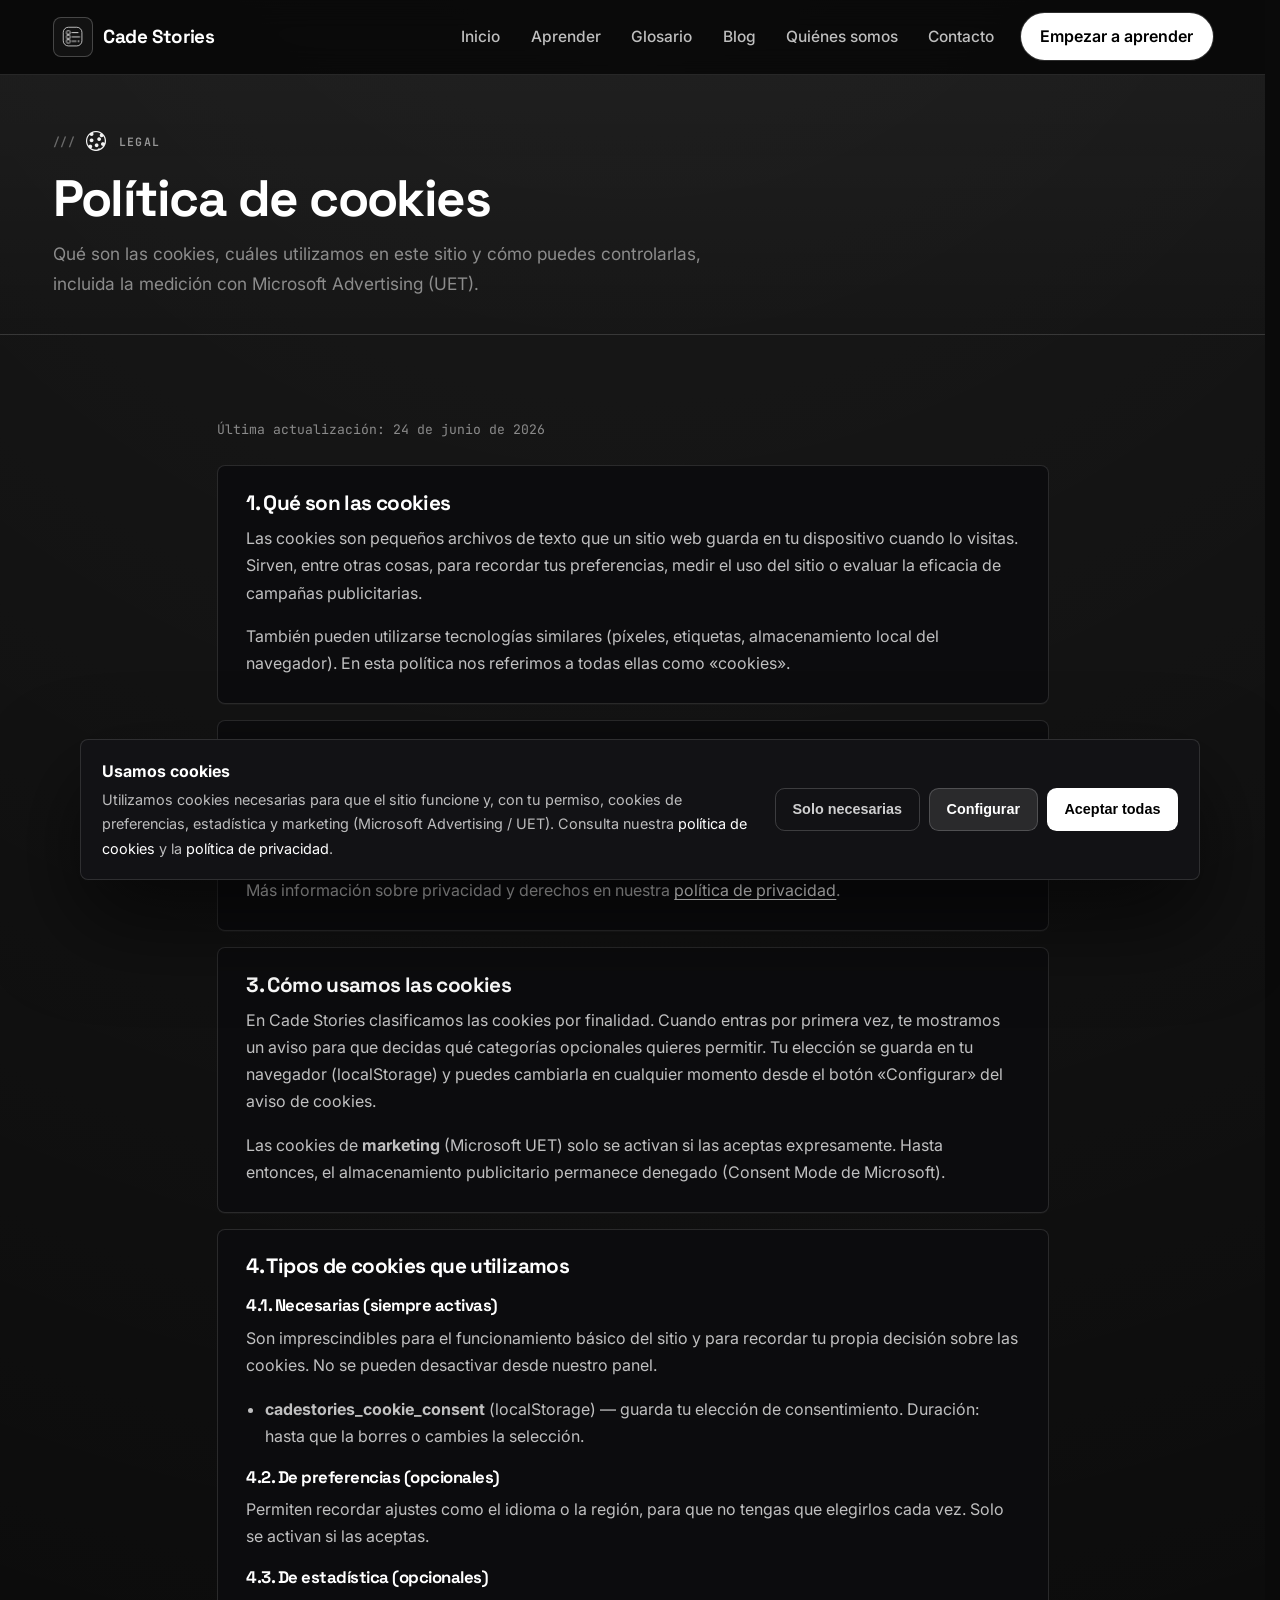
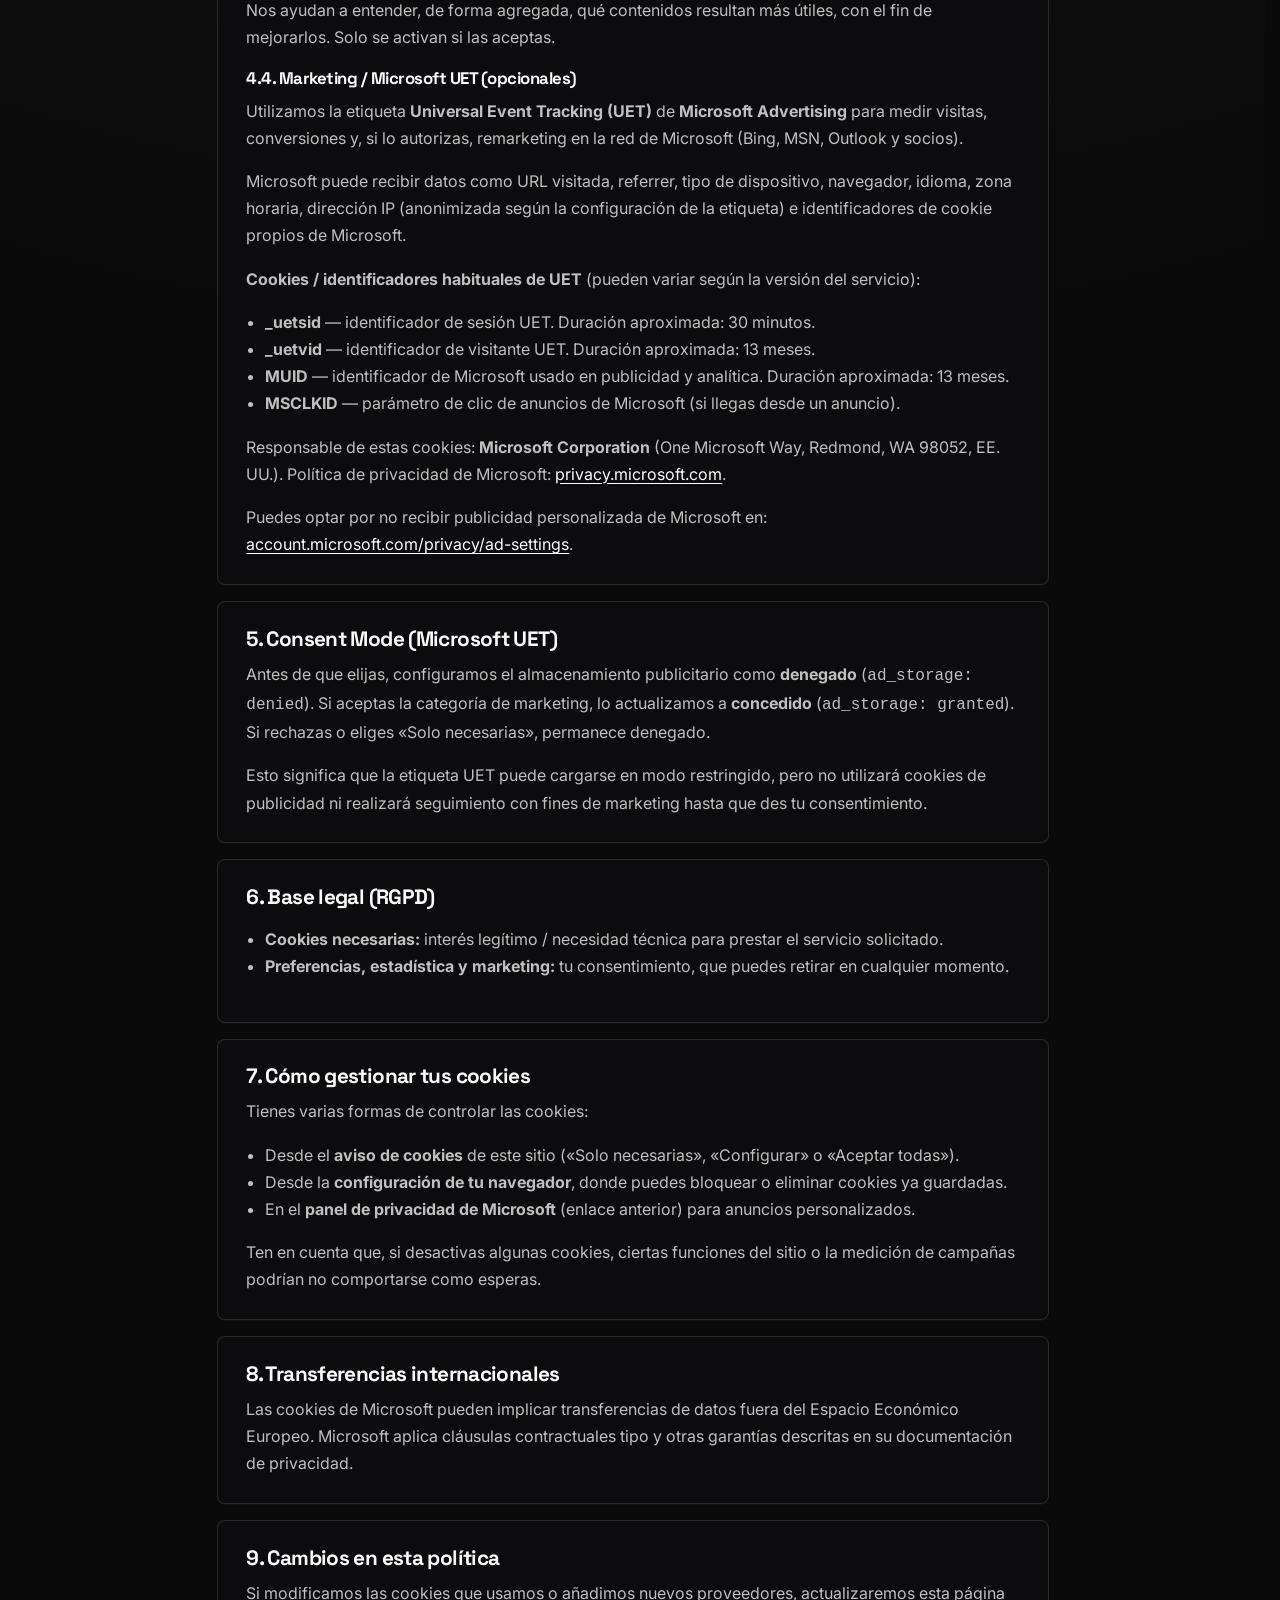
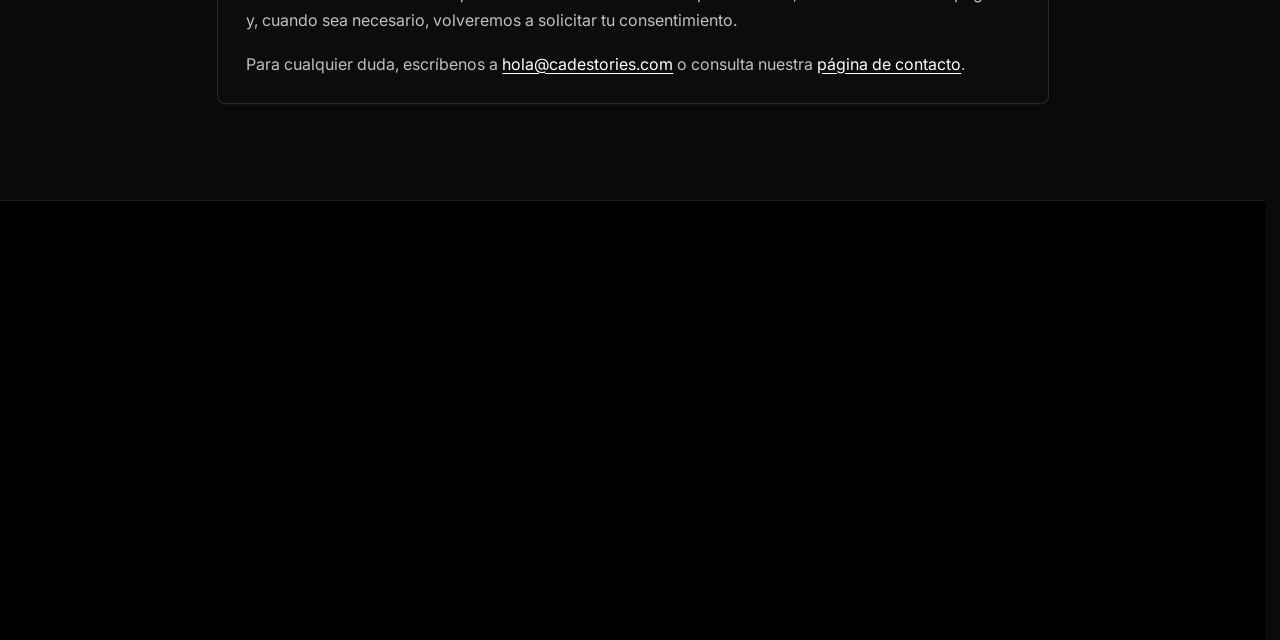
<file: cookies.html>
<!DOCTYPE html>
<html lang="es">
<head>
<meta charset="utf-8">
<meta name="viewport" content="width=device-width, initial-scale=1.0, viewport-fit=cover">
<script>document.documentElement.className += ' js';</script>
<script>
window.uetq = window.uetq || [];
window.uetq.push('consent', 'default', { ad_storage: 'denied' });
</script>
<title>Política de cookies — Cade Stories</title>
<meta name="description" content="Política de cookies de Cade Stories: tipos de cookies (necesarias, preferencias, estadística y marketing/Microsoft UET), duración y cómo gestionarlas.">
<meta name="robots" content="index, follow">
<meta name="author" content="Cade Stories">
<meta name="theme-color" content="#0a0a0a">
<meta name="color-scheme" content="dark">
<meta name="apple-mobile-web-app-status-bar-style" content="black-translucent">
<link rel="canonical" href="https://artemegorov007.github.io/cade-stories/cookies.html">

<meta property="og:type" content="website">
<meta property="og:site_name" content="Cade Stories">
<meta property="og:title" content="Política de cookies — Cade Stories">
<meta property="og:description" content="Política de cookies de Cade Stories: tipos de cookies (necesarias, preferencias, estadística y marketing/Microsoft UET), duración y cómo gestionarlas.">
<meta property="og:url" content="https://artemegorov007.github.io/cade-stories/cookies.html">
<meta property="og:locale" content="es_ES">
<meta property="og:image" content="https://artemegorov007.github.io/cade-stories/assets/img/og.svg?v=1782598385">
<meta property="og:image:alt" content="Cade Stories — Blockchain, inteligencia artificial y seguridad digital, explicados con claridad">
<meta name="twitter:card" content="summary_large_image">
<meta name="twitter:title" content="Política de cookies — Cade Stories">
<meta name="twitter:description" content="Política de cookies de Cade Stories: tipos de cookies (necesarias, preferencias, estadística y marketing/Microsoft UET), duración y cómo gestionarlas.">
<meta name="twitter:image" content="https://artemegorov007.github.io/cade-stories/assets/img/og.svg?v=1782598385">
<script type="application/ld+json">{"@context":"https://schema.org","@graph":[{"@type":"Organization","@id":"https://artemegorov007.github.io/cade-stories/#organization","name":"Cade Stories","url":"https://artemegorov007.github.io/cade-stories","email":"hola@cadestories.com","telephone":"+34 932 45 18 70","address":{"@type":"PostalAddress","streetAddress":"Carrer de Pau Claris 138, 4ª planta","postalCode":"08009","addressLocality":"Barcelona","addressCountry":"ES"}},{"@type":"WebSite","@id":"https://artemegorov007.github.io/cade-stories/#website","url":"https://artemegorov007.github.io/cade-stories","name":"Cade Stories","description":"Blockchain, inteligencia artificial y seguridad digital, explicados con claridad","publisher":{"@id":"https://artemegorov007.github.io/cade-stories/#organization"},"inLanguage":"es-ES"}]}</script>

<link rel="icon" href="data:image/svg+xml,%3Csvg xmlns='http://www.w3.org/2000/svg' viewBox='0 0 64 64'%3E%3Crect width='64' height='64' rx='14' fill='%23000000'/%3E%3Crect x='1' y='1' width='62' height='62' rx='13' fill='none' stroke='%23ffffff' stroke-opacity='.25' stroke-width='2'/%3E%3Cpath d='M20 22 h24 a4 4 0 0 1 4 4 v12 a4 4 0 0 1 -4 4 h-12 l-8 8 v-8 a4 4 0 0 1 -4 -4 v-12 a4 4 0 0 1 4 -4 z' fill='%23ffffff'/%3E%3Ccircle cx='32' cy='32' r='4.5' fill='%23000000'/%3E%3C/svg%3E">

<link rel="preconnect" href="https://fonts.googleapis.com">
<link rel="preconnect" href="https://fonts.gstatic.com" crossorigin>
<link href="https://fonts.googleapis.com/css2?family=Inter:wght@400;500;600;700&family=Space+Grotesk:wght@500;600;700&family=Sora:wght@500;600;700&family=JetBrains+Mono:wght@500;600&display=swap" rel="stylesheet">
<link rel="stylesheet" href="https://cdn.jsdelivr.net/npm/bootstrap-icons@1.11.3/font/bootstrap-icons.css">
<link rel="stylesheet" href="assets/css/tokens.css?v=1782599792">
<link rel="stylesheet" href="assets/css/style.css?v=1782901200">
<link rel="stylesheet" href="assets/css/theme-lz.css?v=1782597908">
<link rel="stylesheet" href="assets/css/animations.css?v=1782598385">
</head>
<body>
<a class="skip-link" href="#main">Saltar al contenido</a>
<header class="topbar">
  <div class="container topbar__inner">
    <a class="brand" href="index.html" aria-label="Cade Stories — inicio">
      <span class="brand__mark" aria-hidden="true"><svg class="brand-logo" viewBox="0 0 36 36" xmlns="http://www.w3.org/2000/svg" role="img" aria-label="Cade Stories"><rect class="brand-logo__frame" x="3.5" y="3.5" width="29" height="29" rx="8" fill="none" stroke="currentColor" stroke-width="1.2" opacity="0.92"/><rect class="brand-logo__block brand-logo__block--1" x="8.5" y="9" width="5.5" height="5.5" rx="1.35" fill="none" stroke="currentColor" stroke-width="1.15"/><rect class="brand-logo__block brand-logo__block--2" x="8.5" y="15.75" width="5.5" height="5.5" rx="1.35" fill="none" stroke="currentColor" stroke-width="1.15"/><rect class="brand-logo__block brand-logo__block--3" x="8.5" y="22.5" width="5.5" height="5.5" rx="1.35" fill="none" stroke="currentColor" stroke-width="1.15"/><line class="brand-logo__link brand-logo__link--1" x1="11.25" y1="14.5" x2="11.25" y2="15.75" stroke="currentColor" stroke-width="1.15" stroke-linecap="round"/><line class="brand-logo__link brand-logo__link--2" x1="11.25" y1="21.25" x2="11.25" y2="22.5" stroke="currentColor" stroke-width="1.15" stroke-linecap="round"/><line class="brand-logo__line brand-logo__line--1" x1="17" y1="11.75" x2="26.5" y2="11.75" stroke="currentColor" stroke-width="1.25" stroke-linecap="round"/><line class="brand-logo__line brand-logo__line--2" x1="17" y1="18.5" x2="29" y2="18.5" stroke="currentColor" stroke-width="1.25" stroke-linecap="round"/><line class="brand-logo__line brand-logo__line--3" x1="17" y1="25.25" x2="23.5" y2="25.25" stroke="currentColor" stroke-width="1.25" stroke-linecap="round"/><circle class="brand-logo__dot" cx="27.25" cy="25.25" r="1.15" fill="currentColor"/></svg></span>      <span class="brand__name">Cade <b>Stories</b></span>
    </a>

    <button class="burger" id="burger" type="button" aria-label="Abrir menú" aria-expanded="false" aria-controls="nav">
      <span></span><span></span><span></span>
    </button>

    <nav class="nav" id="nav" aria-label="Navegación principal">
              <a class="nav__link" href="index.html">Inicio</a>
              <a class="nav__link" href="aprender.html">Aprender</a>
              <a class="nav__link" href="glosario.html">Glosario</a>
              <a class="nav__link" href="blog.html">Blog</a>
              <a class="nav__link" href="sobre-nosotros.html">Quiénes somos</a>
              <a class="nav__link" href="contacto.html">Contacto</a>
            <a class="btn btn--primary nav__cta" href="aprender.html">Empezar a aprender</a>
    </nav>
  </div>
</header>
<main id="main">

  <section class="page-hero">
    <div class="container" data-reveal="group">
      <span class="eyebrow"><span class="licon licon--cookie" aria-hidden="true"><i class="licon__bi bi bi-cookie"></i></span> Legal</span>
      <h1 class="page-hero__title">Política de cookies</h1>
      <p class="page-hero__lead">Qué son las cookies, cuáles utilizamos en este sitio y cómo puedes controlarlas, incluida la medición con Microsoft Advertising (UET).</p>
    </div>
  </section>

  <section class="section">
    <div class="container">
      <div class="legal" data-reveal>
        <span class="legal__updated">Última actualización: 24 de junio de 2026</span>

        <div class="legal__block">
          <h2>1. Qué son las cookies</h2>
          <p>
            Las cookies son pequeños archivos de texto que un sitio web guarda en tu dispositivo
            cuando lo visitas. Sirven, entre otras cosas, para recordar tus preferencias, medir
            el uso del sitio o evaluar la eficacia de campañas publicitarias.
          </p>
          <p>
            También pueden utilizarse tecnologías similares (píxeles, etiquetas, almacenamiento
            local del navegador). En esta política nos referimos a todas ellas como «cookies».
          </p>
        </div>

        <div class="legal__block">
          <h2>2. Responsable</h2>
          <p>
            El responsable del tratamiento de datos obtenidos mediante cookies en
            Cade Stories es el titular del sitio web, con domicilio en
            Carrer de Pau Claris 138, 4ª planta, 08009 Barcelona, España. Para consultas: <a href="mailto:hola@cadestories.com">hola@cadestories.com</a>.
          </p>
          <p>
            Más información sobre privacidad y derechos en nuestra
            <a href="privacidad.html">política de privacidad</a>.
          </p>
        </div>

        <div class="legal__block">
          <h2>3. Cómo usamos las cookies</h2>
          <p>
            En Cade Stories clasificamos las cookies por finalidad. Cuando entras por
            primera vez, te mostramos un aviso para que decidas qué categorías opcionales quieres
            permitir. Tu elección se guarda en tu navegador (localStorage) y puedes cambiarla en
            cualquier momento desde el botón «Configurar» del aviso de cookies.
          </p>
          <p>
            Las cookies de <b>marketing</b> (Microsoft UET) solo se activan si las aceptas
            expresamente. Hasta entonces, el almacenamiento publicitario permanece denegado
            (Consent Mode de Microsoft).
          </p>
        </div>

        <div class="legal__block">
          <h2>4. Tipos de cookies que utilizamos</h2>

          <h3>4.1. Necesarias (siempre activas)</h3>
          <p>
            Son imprescindibles para el funcionamiento básico del sitio y para recordar tu propia
            decisión sobre las cookies. No se pueden desactivar desde nuestro panel.
          </p>
          <ul>
            <li><b>cadestories_cookie_consent</b> (localStorage) — guarda tu elección de consentimiento. Duración: hasta que la borres o cambies la selección.</li>
          </ul>

          <h3>4.2. De preferencias (opcionales)</h3>
          <p>
            Permiten recordar ajustes como el idioma o la región, para que no tengas que elegirlos
            cada vez. Solo se activan si las aceptas.
          </p>

          <h3>4.3. De estadística (opcionales)</h3>
          <p>
            Nos ayudan a entender, de forma agregada, qué contenidos resultan más útiles, con el
            fin de mejorarlos. Solo se activan si las aceptas.
          </p>

          <h3>4.4. Marketing / Microsoft UET (opcionales)</h3>
          <p>
            Utilizamos la etiqueta <b>Universal Event Tracking (UET)</b> de
            <b>Microsoft Advertising</b> para medir visitas, conversiones y, si lo autorizas,
            remarketing en la red de Microsoft (Bing, MSN, Outlook y socios).
          </p>
          <p>
            Microsoft puede recibir datos como URL visitada, referrer, tipo de dispositivo,
            navegador, idioma, zona horaria, dirección IP (anonimizada según la configuración de
            la etiqueta) e identificadores de cookie propios de Microsoft.
          </p>
          <p>
            <b>Cookies / identificadores habituales de UET</b> (pueden variar según la versión
            del servicio):
          </p>
          <ul>
            <li><b>_uetsid</b> — identificador de sesión UET. Duración aproximada: 30 minutos.</li>
            <li><b>_uetvid</b> — identificador de visitante UET. Duración aproximada: 13 meses.</li>
            <li><b>MUID</b> — identificador de Microsoft usado en publicidad y analítica. Duración aproximada: 13 meses.</li>
            <li><b>MSCLKID</b> — parámetro de clic de anuncios de Microsoft (si llegas desde un anuncio).</li>
          </ul>
          <p>
            Responsable de estas cookies: <b>Microsoft Corporation</b> (One Microsoft Way,
            Redmond, WA 98052, EE. UU.). Política de privacidad de Microsoft:
            <a href="https://privacy.microsoft.com/es-es/privacystatement" rel="noopener noreferrer" target="_blank">privacy.microsoft.com</a>.
          </p>
          <p>
            Puedes optar por no recibir publicidad personalizada de Microsoft en:
            <a href="https://account.microsoft.com/privacy/ad-settings" rel="noopener noreferrer" target="_blank">account.microsoft.com/privacy/ad-settings</a>.
          </p>
        </div>

        <div class="legal__block">
          <h2>5. Consent Mode (Microsoft UET)</h2>
          <p>
            Antes de que elijas, configuramos el almacenamiento publicitario como
            <b>denegado</b> (<code>ad_storage: denied</code>). Si aceptas la categoría de
            marketing, lo actualizamos a <b>concedido</b> (<code>ad_storage: granted</code>).
            Si rechazas o eliges «Solo necesarias», permanece denegado.
          </p>
          <p>
            Esto significa que la etiqueta UET puede cargarse en modo restringido, pero no
            utilizará cookies de publicidad ni realizará seguimiento con fines de marketing
            hasta que des tu consentimiento.
          </p>
        </div>

        <div class="legal__block">
          <h2>6. Base legal (RGPD)</h2>
          <ul>
            <li><b>Cookies necesarias:</b> interés legítimo / necesidad técnica para prestar el servicio solicitado.</li>
            <li><b>Preferencias, estadística y marketing:</b> tu consentimiento, que puedes retirar en cualquier momento.</li>
          </ul>
        </div>

        <div class="legal__block">
          <h2>7. Cómo gestionar tus cookies</h2>
          <p>Tienes varias formas de controlar las cookies:</p>
          <ul>
            <li>Desde el <b>aviso de cookies</b> de este sitio («Solo necesarias», «Configurar» o «Aceptar todas»).</li>
            <li>Desde la <b>configuración de tu navegador</b>, donde puedes bloquear o eliminar cookies ya guardadas.</li>
            <li>En el <b>panel de privacidad de Microsoft</b> (enlace anterior) para anuncios personalizados.</li>
          </ul>
          <p>
            Ten en cuenta que, si desactivas algunas cookies, ciertas funciones del sitio o la
            medición de campañas podrían no comportarse como esperas.
          </p>
        </div>

        <div class="legal__block">
          <h2>8. Transferencias internacionales</h2>
          <p>
            Las cookies de Microsoft pueden implicar transferencias de datos fuera del Espacio
            Económico Europeo. Microsoft aplica cláusulas contractuales tipo y otras garantías
            descritas en su documentación de privacidad.
          </p>
        </div>

        <div class="legal__block">
          <h2>9. Cambios en esta política</h2>
          <p>
            Si modificamos las cookies que usamos o añadimos nuevos proveedores, actualizaremos
            esta página y, cuando sea necesario, volveremos a solicitar tu consentimiento.
          </p>
          <p>
            Para cualquier duda, escríbenos a
            <a href="mailto:hola@cadestories.com">hola@cadestories.com</a> o consulta
            nuestra <a href="contacto.html">página de contacto</a>.
          </p>
        </div>
      </div>
    </div>
  </section>

</main>
<footer class="footer">
  <div class="container">
    <div class="footer__top">
      <div class="footer__brand">
        <a class="brand" href="index.html" aria-label="Cade Stories — inicio">
          <span class="brand__mark" aria-hidden="true"><svg class="brand-logo" viewBox="0 0 36 36" xmlns="http://www.w3.org/2000/svg" role="img" aria-label="Cade Stories"><rect class="brand-logo__frame" x="3.5" y="3.5" width="29" height="29" rx="8" fill="none" stroke="currentColor" stroke-width="1.2" opacity="0.92"/><rect class="brand-logo__block brand-logo__block--1" x="8.5" y="9" width="5.5" height="5.5" rx="1.35" fill="none" stroke="currentColor" stroke-width="1.15"/><rect class="brand-logo__block brand-logo__block--2" x="8.5" y="15.75" width="5.5" height="5.5" rx="1.35" fill="none" stroke="currentColor" stroke-width="1.15"/><rect class="brand-logo__block brand-logo__block--3" x="8.5" y="22.5" width="5.5" height="5.5" rx="1.35" fill="none" stroke="currentColor" stroke-width="1.15"/><line class="brand-logo__link brand-logo__link--1" x1="11.25" y1="14.5" x2="11.25" y2="15.75" stroke="currentColor" stroke-width="1.15" stroke-linecap="round"/><line class="brand-logo__link brand-logo__link--2" x1="11.25" y1="21.25" x2="11.25" y2="22.5" stroke="currentColor" stroke-width="1.15" stroke-linecap="round"/><line class="brand-logo__line brand-logo__line--1" x1="17" y1="11.75" x2="26.5" y2="11.75" stroke="currentColor" stroke-width="1.25" stroke-linecap="round"/><line class="brand-logo__line brand-logo__line--2" x1="17" y1="18.5" x2="29" y2="18.5" stroke="currentColor" stroke-width="1.25" stroke-linecap="round"/><line class="brand-logo__line brand-logo__line--3" x1="17" y1="25.25" x2="23.5" y2="25.25" stroke="currentColor" stroke-width="1.25" stroke-linecap="round"/><circle class="brand-logo__dot" cx="27.25" cy="25.25" r="1.15" fill="currentColor"/></svg></span>          <span class="brand__name">Cade <b>Stories</b></span>
        </a>
        <p class="footer__about">
          Un proyecto educativo independiente que cuenta, en lenguaje claro, cómo funcionan
          el blockchain, la inteligencia artificial y la seguridad digital. Solo conocimiento,
          nada que comprar.
        </p>
        <div class="footer__socials" aria-label="Redes sociales">
          <a href="mailto:hola@cadestories.com" aria-label="Escríbenos por correo"><span class="licon licon--envelope" aria-hidden="true"><i class="licon__bi bi bi-envelope"></i></span></a>
          <a href="blog.html" aria-label="Blog y novedades"><span class="licon licon--rss" aria-hidden="true"><i class="licon__bi bi bi-rss"></i></span></a>
          <a href="contacto.html" aria-label="Contacto y comunidad"><span class="licon licon--people" aria-hidden="true"><i class="licon__bi bi bi-people"></i></span></a>
        </div>
      </div>

      <nav class="footer__col" aria-label="Contenido del sitio">
        <h2 class="footer__heading">Contenido</h2>
        <ul>
          <li><a href="aprender.html">Guía de aprendizaje</a></li>
          <li><a href="glosario.html">Glosario</a></li>
          <li><a href="blog.html">Blog y novedades</a></li>
          <li><a href="sobre-nosotros.html">Quiénes somos</a></li>
        </ul>
      </nav>

      <nav class="footer__col" aria-label="Información legal">
        <h2 class="footer__heading">Legal</h2>
        <ul>
          <li><a href="privacidad.html">Política de privacidad</a></li>
          <li><a href="terminos.html">Términos de uso</a></li>
          <li><a href="cookies.html">Política de cookies</a></li>
          <li><a href="contacto.html">Contacto</a></li>
        </ul>
      </nav>

      <div class="footer__col">
        <h2 class="footer__heading">Dónde estamos</h2>
        <address class="footer__contact">
          <div class="footer__contact-item"><span class="contact-info__icon"><span class="licon licon--geo-alt" aria-hidden="true"><i class="licon__bi bi bi-geo-alt"></i></span></span><span>Carrer de Pau Claris 138, 4ª planta, 08009 Barcelona, España</span></div>
          <div class="footer__contact-item"><span class="contact-info__icon"><span class="licon licon--envelope" aria-hidden="true"><i class="licon__bi bi bi-envelope"></i></span></span><a href="mailto:hola@cadestories.com">hola@cadestories.com</a></div>
          <div class="footer__contact-item"><span class="contact-info__icon"><span class="licon licon--telephone" aria-hidden="true"><i class="licon__bi bi bi-telephone"></i></span></span><a href="tel:+34932451870">+34 932 45 18 70</a></div>
        </address>
      </div>
    </div>

    <div class="footer__bottom">
      <span>&copy; 2026 Cade Stories. Contenido con fines educativos e informativos.</span>
      <nav class="footer__bottom-links" aria-label="Enlaces legales">
        <a href="privacidad.html">Privacidad</a>
        <a href="terminos.html">Términos</a>
        <a href="cookies.html">Cookies</a>
      </nav>
    </div>
  </div>
</footer>
<div class="cookie" id="cookie-banner" role="dialog" aria-live="polite" aria-label="Consentimiento de cookies" hidden>
    <div class="cookie__text">
      <strong>Usamos cookies</strong>
      <p>Utilizamos cookies necesarias para que el sitio funcione y, con tu permiso, cookies de preferencias, estadística y marketing (Microsoft Advertising / UET). Consulta nuestra <a href="cookies.html" class="cookie__link">política de cookies</a> y la <a href="privacidad.html" class="cookie__link">política de privacidad</a>.</p>
    </div>
    <div class="cookie__actions">
      <button class="cookie__btn cookie__btn--reject" id="cookie-reject" type="button">Solo necesarias</button>
      <button class="cookie__btn cookie__btn--config" id="cookie-config" type="button">Configurar</button>
      <button class="cookie__btn cookie__btn--accept" id="cookie-accept" type="button">Aceptar todas</button>
    </div>
  </div>
<div class="modal" id="cookie-modal" aria-hidden="true">
    <div class="modal__dialog" role="dialog" aria-modal="true" aria-label="Configuración de cookies">
      <h3>Configuración de cookies</h3>
      <p class="modal__lead">Puedes activar o desactivar las categorías opcionales. Las cookies necesarias siempre están activas.</p>

      <label class="modal__opt">
        <span><strong>Necesarias</strong><br><small>Imprescindibles para el funcionamiento básico del sitio.</small></span>
        <input type="checkbox" checked disabled>
      </label>
      <label class="modal__opt">
        <span><strong>Preferencias</strong><br><small>Recuerdan tus ajustes, como el idioma o la región.</small></span>
        <input type="checkbox" id="ck-pref">
      </label>
      <label class="modal__opt">
        <span><strong>Estadística</strong><br><small>Nos ayudan a entender, de forma anónima, qué contenidos son útiles.</small></span>
        <input type="checkbox" id="ck-stat">
      </label>
      <label class="modal__opt">
        <span><strong>Marketing / Microsoft UET</strong><br><small>Medición de campañas en Microsoft Advertising (UET). Permite conversiones y remarketing solo si las aceptas.</small></span>
        <input type="checkbox" id="ck-marketing">
      </label>

      <div class="modal__footer">
        <button class="btn btn--ghost" id="cookie-modal-close" type="button">Cerrar</button>
        <button class="btn btn--ghost" id="cookie-save" type="button">Guardar selección</button>
        <button class="btn btn--primary" id="cookie-modal-accept" type="button">Aceptar todas</button>
      </div>
    </div>
  </div>
<script src="assets/js/main.js?v=1782597932"></script>
</body>
</html>
</file>
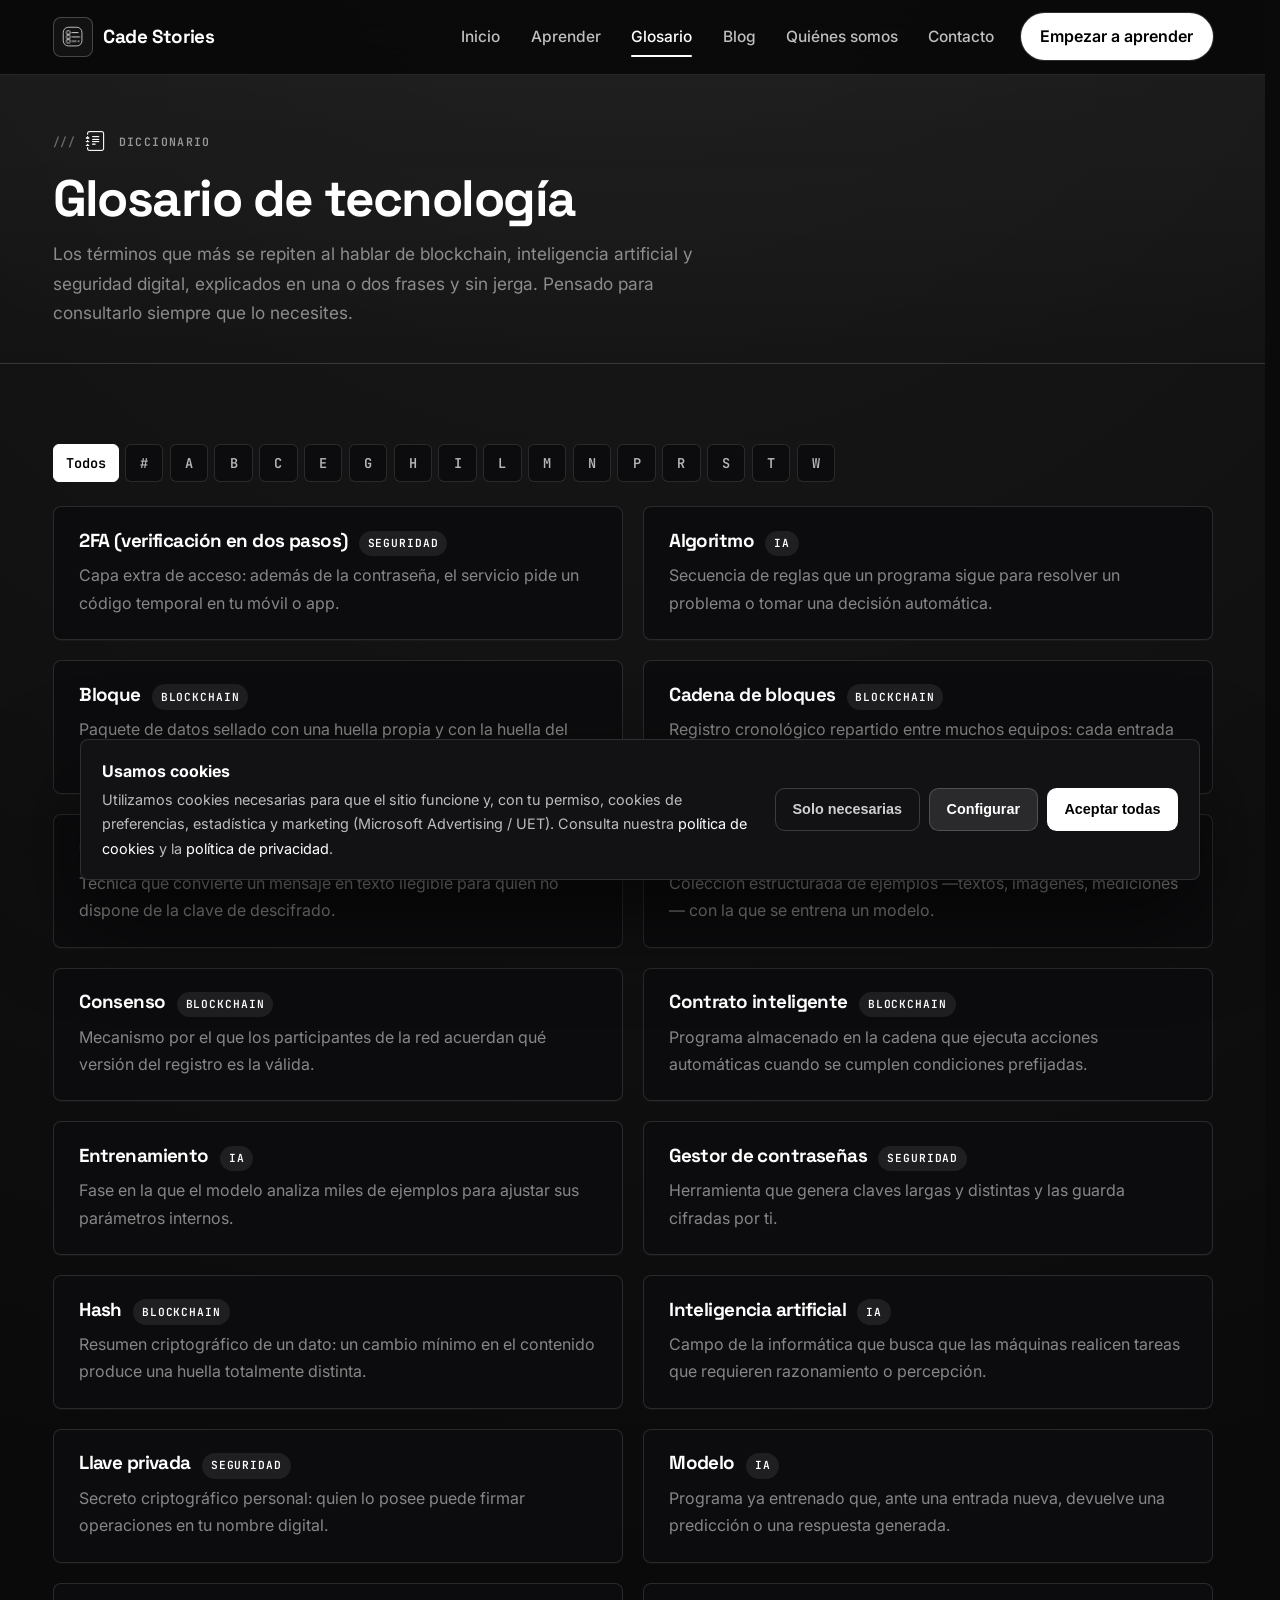
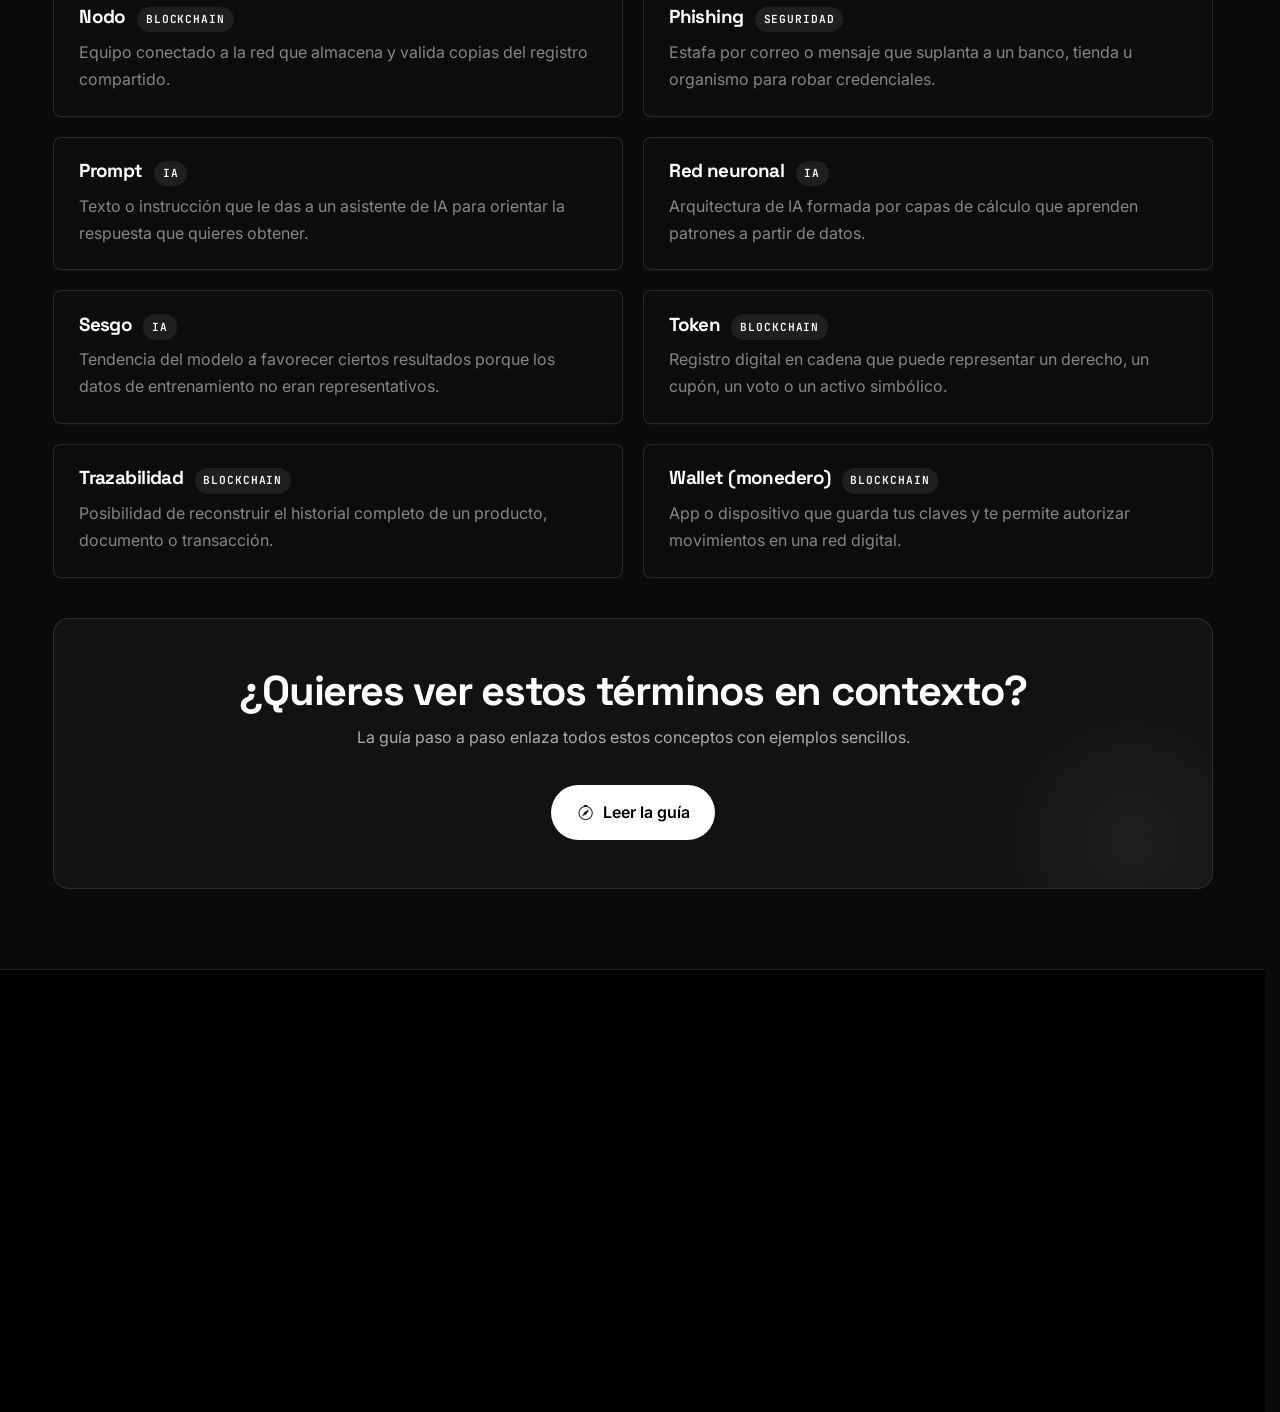
<file: glosario.html>
<!DOCTYPE html>
<html lang="es">
<head>
<meta charset="utf-8">
<meta name="viewport" content="width=device-width, initial-scale=1.0, viewport-fit=cover">
<script>document.documentElement.className += ' js';</script>
<script>
window.uetq = window.uetq || [];
window.uetq.push('consent', 'default', { ad_storage: 'denied' });
</script>
<title>Glosario de tecnología — blockchain, IA y seguridad — Cade Stories</title>
<meta name="description" content="Diccionario de 22 términos de blockchain, inteligencia artificial y seguridad digital explicados de forma sencilla: hash, modelo, phishing, 2FA y contrato inteligente.">
<meta name="robots" content="index, follow">
<meta name="author" content="Cade Stories">
<meta name="theme-color" content="#0a0a0a">
<meta name="color-scheme" content="dark">
<meta name="apple-mobile-web-app-status-bar-style" content="black-translucent">
<link rel="canonical" href="https://artemegorov007.github.io/cade-stories/glosario.html">

<meta property="og:type" content="website">
<meta property="og:site_name" content="Cade Stories">
<meta property="og:title" content="Glosario de tecnología — blockchain, IA y seguridad — Cade Stories">
<meta property="og:description" content="Diccionario de 22 términos de blockchain, inteligencia artificial y seguridad digital explicados de forma sencilla: hash, modelo, phishing, 2FA y contrato inteligente.">
<meta property="og:url" content="https://artemegorov007.github.io/cade-stories/glosario.html">
<meta property="og:locale" content="es_ES">
<meta property="og:image" content="https://artemegorov007.github.io/cade-stories/assets/img/og.svg?v=1782598385">
<meta property="og:image:alt" content="Cade Stories — Blockchain, inteligencia artificial y seguridad digital, explicados con claridad">
<meta name="twitter:card" content="summary_large_image">
<meta name="twitter:title" content="Glosario de tecnología — blockchain, IA y seguridad — Cade Stories">
<meta name="twitter:description" content="Diccionario de 22 términos de blockchain, inteligencia artificial y seguridad digital explicados de forma sencilla: hash, modelo, phishing, 2FA y contrato inteligente.">
<meta name="twitter:image" content="https://artemegorov007.github.io/cade-stories/assets/img/og.svg?v=1782598385">
<script type="application/ld+json">{"@context":"https://schema.org","@graph":[{"@type":"Organization","@id":"https://artemegorov007.github.io/cade-stories/#organization","name":"Cade Stories","url":"https://artemegorov007.github.io/cade-stories","email":"hola@cadestories.com","telephone":"+34 932 45 18 70","address":{"@type":"PostalAddress","streetAddress":"Carrer de Pau Claris 138, 4ª planta","postalCode":"08009","addressLocality":"Barcelona","addressCountry":"ES"}},{"@type":"WebSite","@id":"https://artemegorov007.github.io/cade-stories/#website","url":"https://artemegorov007.github.io/cade-stories","name":"Cade Stories","description":"Blockchain, inteligencia artificial y seguridad digital, explicados con claridad","publisher":{"@id":"https://artemegorov007.github.io/cade-stories/#organization"},"inLanguage":"es-ES"}]}</script>

<link rel="icon" href="data:image/svg+xml,%3Csvg xmlns='http://www.w3.org/2000/svg' viewBox='0 0 64 64'%3E%3Crect width='64' height='64' rx='14' fill='%23000000'/%3E%3Crect x='1' y='1' width='62' height='62' rx='13' fill='none' stroke='%23ffffff' stroke-opacity='.25' stroke-width='2'/%3E%3Cpath d='M20 22 h24 a4 4 0 0 1 4 4 v12 a4 4 0 0 1 -4 4 h-12 l-8 8 v-8 a4 4 0 0 1 -4 -4 v-12 a4 4 0 0 1 4 -4 z' fill='%23ffffff'/%3E%3Ccircle cx='32' cy='32' r='4.5' fill='%23000000'/%3E%3C/svg%3E">

<link rel="preconnect" href="https://fonts.googleapis.com">
<link rel="preconnect" href="https://fonts.gstatic.com" crossorigin>
<link href="https://fonts.googleapis.com/css2?family=Inter:wght@400;500;600;700&family=Space+Grotesk:wght@500;600;700&family=Sora:wght@500;600;700&family=JetBrains+Mono:wght@500;600&display=swap" rel="stylesheet">
<link rel="stylesheet" href="https://cdn.jsdelivr.net/npm/bootstrap-icons@1.11.3/font/bootstrap-icons.css">
<link rel="stylesheet" href="assets/css/tokens.css?v=1782599792">
<link rel="stylesheet" href="assets/css/style.css?v=1782901200">
<link rel="stylesheet" href="assets/css/theme-lz.css?v=1782597908">
<link rel="stylesheet" href="assets/css/animations.css?v=1782598385">
</head>
<body>
<a class="skip-link" href="#main">Saltar al contenido</a>
<header class="topbar">
  <div class="container topbar__inner">
    <a class="brand" href="index.html" aria-label="Cade Stories — inicio">
      <span class="brand__mark" aria-hidden="true"><svg class="brand-logo" viewBox="0 0 36 36" xmlns="http://www.w3.org/2000/svg" role="img" aria-label="Cade Stories"><rect class="brand-logo__frame" x="3.5" y="3.5" width="29" height="29" rx="8" fill="none" stroke="currentColor" stroke-width="1.2" opacity="0.92"/><rect class="brand-logo__block brand-logo__block--1" x="8.5" y="9" width="5.5" height="5.5" rx="1.35" fill="none" stroke="currentColor" stroke-width="1.15"/><rect class="brand-logo__block brand-logo__block--2" x="8.5" y="15.75" width="5.5" height="5.5" rx="1.35" fill="none" stroke="currentColor" stroke-width="1.15"/><rect class="brand-logo__block brand-logo__block--3" x="8.5" y="22.5" width="5.5" height="5.5" rx="1.35" fill="none" stroke="currentColor" stroke-width="1.15"/><line class="brand-logo__link brand-logo__link--1" x1="11.25" y1="14.5" x2="11.25" y2="15.75" stroke="currentColor" stroke-width="1.15" stroke-linecap="round"/><line class="brand-logo__link brand-logo__link--2" x1="11.25" y1="21.25" x2="11.25" y2="22.5" stroke="currentColor" stroke-width="1.15" stroke-linecap="round"/><line class="brand-logo__line brand-logo__line--1" x1="17" y1="11.75" x2="26.5" y2="11.75" stroke="currentColor" stroke-width="1.25" stroke-linecap="round"/><line class="brand-logo__line brand-logo__line--2" x1="17" y1="18.5" x2="29" y2="18.5" stroke="currentColor" stroke-width="1.25" stroke-linecap="round"/><line class="brand-logo__line brand-logo__line--3" x1="17" y1="25.25" x2="23.5" y2="25.25" stroke="currentColor" stroke-width="1.25" stroke-linecap="round"/><circle class="brand-logo__dot" cx="27.25" cy="25.25" r="1.15" fill="currentColor"/></svg></span>      <span class="brand__name">Cade <b>Stories</b></span>
    </a>

    <button class="burger" id="burger" type="button" aria-label="Abrir menú" aria-expanded="false" aria-controls="nav">
      <span></span><span></span><span></span>
    </button>

    <nav class="nav" id="nav" aria-label="Navegación principal">
              <a class="nav__link" href="index.html">Inicio</a>
              <a class="nav__link" href="aprender.html">Aprender</a>
              <a class="nav__link is-active" href="glosario.html">Glosario</a>
              <a class="nav__link" href="blog.html">Blog</a>
              <a class="nav__link" href="sobre-nosotros.html">Quiénes somos</a>
              <a class="nav__link" href="contacto.html">Contacto</a>
            <a class="btn btn--primary nav__cta" href="aprender.html">Empezar a aprender</a>
    </nav>
  </div>
</header>
<main id="main">

  <section class="page-hero">
    <div class="container" data-reveal="group">
      <span class="eyebrow"><span class="licon licon--journal-text" aria-hidden="true"><i class="licon__bi bi bi-journal-text"></i></span> Diccionario</span>
      <h1 class="page-hero__title">Glosario de tecnología</h1>
      <p class="page-hero__lead">
        Los términos que más se repiten al hablar de blockchain, inteligencia artificial y
        seguridad digital, explicados en una o dos frases y sin jerga. Pensado para consultarlo
        siempre que lo necesites.
      </p>
    </div>
  </section>

  <section class="section">
    <div class="container">
      <div class="glossary-controls">
        <div class="glossary-letters" role="group" aria-label="Filtrar términos por letra">
          <button class="gl-letter is-active" type="button" data-letter="all" aria-pressed="true">Todos</button>
                      <button class="gl-letter" type="button" data-letter="#" aria-pressed="false">#</button>
                      <button class="gl-letter" type="button" data-letter="A" aria-pressed="false">A</button>
                      <button class="gl-letter" type="button" data-letter="B" aria-pressed="false">B</button>
                      <button class="gl-letter" type="button" data-letter="C" aria-pressed="false">C</button>
                      <button class="gl-letter" type="button" data-letter="E" aria-pressed="false">E</button>
                      <button class="gl-letter" type="button" data-letter="G" aria-pressed="false">G</button>
                      <button class="gl-letter" type="button" data-letter="H" aria-pressed="false">H</button>
                      <button class="gl-letter" type="button" data-letter="I" aria-pressed="false">I</button>
                      <button class="gl-letter" type="button" data-letter="L" aria-pressed="false">L</button>
                      <button class="gl-letter" type="button" data-letter="M" aria-pressed="false">M</button>
                      <button class="gl-letter" type="button" data-letter="N" aria-pressed="false">N</button>
                      <button class="gl-letter" type="button" data-letter="P" aria-pressed="false">P</button>
                      <button class="gl-letter" type="button" data-letter="R" aria-pressed="false">R</button>
                      <button class="gl-letter" type="button" data-letter="S" aria-pressed="false">S</button>
                      <button class="gl-letter" type="button" data-letter="T" aria-pressed="false">T</button>
                      <button class="gl-letter" type="button" data-letter="W" aria-pressed="false">W</button>
                  </div>
      </div>

      <div class="grid grid--2" id="glossary-grid" data-reveal="group">
                  <article class="term" data-letter="#">
            <div class="term__head">
              <h3>2FA (verificación en dos pasos)</h3>
              <span class="term__tag">Seguridad</span>
            </div>
            <p>Capa extra de acceso: además de la contraseña, el servicio pide un código temporal en tu móvil o app.</p>
          </article>
                  <article class="term" data-letter="A">
            <div class="term__head">
              <h3>Algoritmo</h3>
              <span class="term__tag">IA</span>
            </div>
            <p>Secuencia de reglas que un programa sigue para resolver un problema o tomar una decisión automática.</p>
          </article>
                  <article class="term" data-letter="B">
            <div class="term__head">
              <h3>Bloque</h3>
              <span class="term__tag">Blockchain</span>
            </div>
            <p>Paquete de datos sellado con una huella propia y con la huella del bloque previo; es la pieza básica de la cadena.</p>
          </article>
                  <article class="term" data-letter="C">
            <div class="term__head">
              <h3>Cadena de bloques</h3>
              <span class="term__tag">Blockchain</span>
            </div>
            <p>Registro cronológico repartido entre muchos equipos: cada entrada nueva enlaza con la anterior y es difícil de reescribir en solitario.</p>
          </article>
                  <article class="term" data-letter="C">
            <div class="term__head">
              <h3>Cifrado</h3>
              <span class="term__tag">Seguridad</span>
            </div>
            <p>Técnica que convierte un mensaje en texto ilegible para quien no dispone de la clave de descifrado.</p>
          </article>
                  <article class="term" data-letter="C">
            <div class="term__head">
              <h3>Conjunto de datos (dataset)</h3>
              <span class="term__tag">IA</span>
            </div>
            <p>Colección estructurada de ejemplos —textos, imágenes, mediciones— con la que se entrena un modelo.</p>
          </article>
                  <article class="term" data-letter="C">
            <div class="term__head">
              <h3>Consenso</h3>
              <span class="term__tag">Blockchain</span>
            </div>
            <p>Mecanismo por el que los participantes de la red acuerdan qué versión del registro es la válida.</p>
          </article>
                  <article class="term" data-letter="C">
            <div class="term__head">
              <h3>Contrato inteligente</h3>
              <span class="term__tag">Blockchain</span>
            </div>
            <p>Programa almacenado en la cadena que ejecuta acciones automáticas cuando se cumplen condiciones prefijadas.</p>
          </article>
                  <article class="term" data-letter="E">
            <div class="term__head">
              <h3>Entrenamiento</h3>
              <span class="term__tag">IA</span>
            </div>
            <p>Fase en la que el modelo analiza miles de ejemplos para ajustar sus parámetros internos.</p>
          </article>
                  <article class="term" data-letter="G">
            <div class="term__head">
              <h3>Gestor de contraseñas</h3>
              <span class="term__tag">Seguridad</span>
            </div>
            <p>Herramienta que genera claves largas y distintas y las guarda cifradas por ti.</p>
          </article>
                  <article class="term" data-letter="H">
            <div class="term__head">
              <h3>Hash</h3>
              <span class="term__tag">Blockchain</span>
            </div>
            <p>Resumen criptográfico de un dato: un cambio mínimo en el contenido produce una huella totalmente distinta.</p>
          </article>
                  <article class="term" data-letter="I">
            <div class="term__head">
              <h3>Inteligencia artificial</h3>
              <span class="term__tag">IA</span>
            </div>
            <p>Campo de la informática que busca que las máquinas realicen tareas que requieren razonamiento o percepción.</p>
          </article>
                  <article class="term" data-letter="L">
            <div class="term__head">
              <h3>Llave privada</h3>
              <span class="term__tag">Seguridad</span>
            </div>
            <p>Secreto criptográfico personal: quien lo posee puede firmar operaciones en tu nombre digital.</p>
          </article>
                  <article class="term" data-letter="M">
            <div class="term__head">
              <h3>Modelo</h3>
              <span class="term__tag">IA</span>
            </div>
            <p>Programa ya entrenado que, ante una entrada nueva, devuelve una predicción o una respuesta generada.</p>
          </article>
                  <article class="term" data-letter="N">
            <div class="term__head">
              <h3>Nodo</h3>
              <span class="term__tag">Blockchain</span>
            </div>
            <p>Equipo conectado a la red que almacena y valida copias del registro compartido.</p>
          </article>
                  <article class="term" data-letter="P">
            <div class="term__head">
              <h3>Phishing</h3>
              <span class="term__tag">Seguridad</span>
            </div>
            <p>Estafa por correo o mensaje que suplanta a un banco, tienda u organismo para robar credenciales.</p>
          </article>
                  <article class="term" data-letter="P">
            <div class="term__head">
              <h3>Prompt</h3>
              <span class="term__tag">IA</span>
            </div>
            <p>Texto o instrucción que le das a un asistente de IA para orientar la respuesta que quieres obtener.</p>
          </article>
                  <article class="term" data-letter="R">
            <div class="term__head">
              <h3>Red neuronal</h3>
              <span class="term__tag">IA</span>
            </div>
            <p>Arquitectura de IA formada por capas de cálculo que aprenden patrones a partir de datos.</p>
          </article>
                  <article class="term" data-letter="S">
            <div class="term__head">
              <h3>Sesgo</h3>
              <span class="term__tag">IA</span>
            </div>
            <p>Tendencia del modelo a favorecer ciertos resultados porque los datos de entrenamiento no eran representativos.</p>
          </article>
                  <article class="term" data-letter="T">
            <div class="term__head">
              <h3>Token</h3>
              <span class="term__tag">Blockchain</span>
            </div>
            <p>Registro digital en cadena que puede representar un derecho, un cupón, un voto o un activo simbólico.</p>
          </article>
                  <article class="term" data-letter="T">
            <div class="term__head">
              <h3>Trazabilidad</h3>
              <span class="term__tag">Blockchain</span>
            </div>
            <p>Posibilidad de reconstruir el historial completo de un producto, documento o transacción.</p>
          </article>
                  <article class="term" data-letter="W">
            <div class="term__head">
              <h3>Wallet (monedero)</h3>
              <span class="term__tag">Blockchain</span>
            </div>
            <p>App o dispositivo que guarda tus claves y te permite autorizar movimientos en una red digital.</p>
          </article>
              </div>
      <p class="glossary-empty is-hidden" id="glossary-empty">No hay términos para esa letra.</p>

      <div class="cta-band mt-4" data-reveal>
        <h2>¿Quieres ver estos términos en contexto?</h2>
        <p>La guía paso a paso enlaza todos estos conceptos con ejemplos sencillos.</p>
        <a class="btn btn--light" href="aprender.html"><span class="licon licon--compass licon--on-light" aria-hidden="true"><i class="licon__bi bi bi-compass"></i></span> Leer la guía</a>
      </div>
    </div>
  </section>

</main>
<footer class="footer">
  <div class="container">
    <div class="footer__top">
      <div class="footer__brand">
        <a class="brand" href="index.html" aria-label="Cade Stories — inicio">
          <span class="brand__mark" aria-hidden="true"><svg class="brand-logo" viewBox="0 0 36 36" xmlns="http://www.w3.org/2000/svg" role="img" aria-label="Cade Stories"><rect class="brand-logo__frame" x="3.5" y="3.5" width="29" height="29" rx="8" fill="none" stroke="currentColor" stroke-width="1.2" opacity="0.92"/><rect class="brand-logo__block brand-logo__block--1" x="8.5" y="9" width="5.5" height="5.5" rx="1.35" fill="none" stroke="currentColor" stroke-width="1.15"/><rect class="brand-logo__block brand-logo__block--2" x="8.5" y="15.75" width="5.5" height="5.5" rx="1.35" fill="none" stroke="currentColor" stroke-width="1.15"/><rect class="brand-logo__block brand-logo__block--3" x="8.5" y="22.5" width="5.5" height="5.5" rx="1.35" fill="none" stroke="currentColor" stroke-width="1.15"/><line class="brand-logo__link brand-logo__link--1" x1="11.25" y1="14.5" x2="11.25" y2="15.75" stroke="currentColor" stroke-width="1.15" stroke-linecap="round"/><line class="brand-logo__link brand-logo__link--2" x1="11.25" y1="21.25" x2="11.25" y2="22.5" stroke="currentColor" stroke-width="1.15" stroke-linecap="round"/><line class="brand-logo__line brand-logo__line--1" x1="17" y1="11.75" x2="26.5" y2="11.75" stroke="currentColor" stroke-width="1.25" stroke-linecap="round"/><line class="brand-logo__line brand-logo__line--2" x1="17" y1="18.5" x2="29" y2="18.5" stroke="currentColor" stroke-width="1.25" stroke-linecap="round"/><line class="brand-logo__line brand-logo__line--3" x1="17" y1="25.25" x2="23.5" y2="25.25" stroke="currentColor" stroke-width="1.25" stroke-linecap="round"/><circle class="brand-logo__dot" cx="27.25" cy="25.25" r="1.15" fill="currentColor"/></svg></span>          <span class="brand__name">Cade <b>Stories</b></span>
        </a>
        <p class="footer__about">
          Un proyecto educativo independiente que cuenta, en lenguaje claro, cómo funcionan
          el blockchain, la inteligencia artificial y la seguridad digital. Solo conocimiento,
          nada que comprar.
        </p>
        <div class="footer__socials" aria-label="Redes sociales">
          <a href="mailto:hola@cadestories.com" aria-label="Escríbenos por correo"><span class="licon licon--envelope" aria-hidden="true"><i class="licon__bi bi bi-envelope"></i></span></a>
          <a href="blog.html" aria-label="Blog y novedades"><span class="licon licon--rss" aria-hidden="true"><i class="licon__bi bi bi-rss"></i></span></a>
          <a href="contacto.html" aria-label="Contacto y comunidad"><span class="licon licon--people" aria-hidden="true"><i class="licon__bi bi bi-people"></i></span></a>
        </div>
      </div>

      <nav class="footer__col" aria-label="Contenido del sitio">
        <h2 class="footer__heading">Contenido</h2>
        <ul>
          <li><a href="aprender.html">Guía de aprendizaje</a></li>
          <li><a href="glosario.html">Glosario</a></li>
          <li><a href="blog.html">Blog y novedades</a></li>
          <li><a href="sobre-nosotros.html">Quiénes somos</a></li>
        </ul>
      </nav>

      <nav class="footer__col" aria-label="Información legal">
        <h2 class="footer__heading">Legal</h2>
        <ul>
          <li><a href="privacidad.html">Política de privacidad</a></li>
          <li><a href="terminos.html">Términos de uso</a></li>
          <li><a href="cookies.html">Política de cookies</a></li>
          <li><a href="contacto.html">Contacto</a></li>
        </ul>
      </nav>

      <div class="footer__col">
        <h2 class="footer__heading">Dónde estamos</h2>
        <address class="footer__contact">
          <div class="footer__contact-item"><span class="contact-info__icon"><span class="licon licon--geo-alt" aria-hidden="true"><i class="licon__bi bi bi-geo-alt"></i></span></span><span>Carrer de Pau Claris 138, 4ª planta, 08009 Barcelona, España</span></div>
          <div class="footer__contact-item"><span class="contact-info__icon"><span class="licon licon--envelope" aria-hidden="true"><i class="licon__bi bi bi-envelope"></i></span></span><a href="mailto:hola@cadestories.com">hola@cadestories.com</a></div>
          <div class="footer__contact-item"><span class="contact-info__icon"><span class="licon licon--telephone" aria-hidden="true"><i class="licon__bi bi bi-telephone"></i></span></span><a href="tel:+34932451870">+34 932 45 18 70</a></div>
        </address>
      </div>
    </div>

    <div class="footer__bottom">
      <span>&copy; 2026 Cade Stories. Contenido con fines educativos e informativos.</span>
      <nav class="footer__bottom-links" aria-label="Enlaces legales">
        <a href="privacidad.html">Privacidad</a>
        <a href="terminos.html">Términos</a>
        <a href="cookies.html">Cookies</a>
      </nav>
    </div>
  </div>
</footer>
<div class="cookie" id="cookie-banner" role="dialog" aria-live="polite" aria-label="Consentimiento de cookies" hidden>
    <div class="cookie__text">
      <strong>Usamos cookies</strong>
      <p>Utilizamos cookies necesarias para que el sitio funcione y, con tu permiso, cookies de preferencias, estadística y marketing (Microsoft Advertising / UET). Consulta nuestra <a href="cookies.html" class="cookie__link">política de cookies</a> y la <a href="privacidad.html" class="cookie__link">política de privacidad</a>.</p>
    </div>
    <div class="cookie__actions">
      <button class="cookie__btn cookie__btn--reject" id="cookie-reject" type="button">Solo necesarias</button>
      <button class="cookie__btn cookie__btn--config" id="cookie-config" type="button">Configurar</button>
      <button class="cookie__btn cookie__btn--accept" id="cookie-accept" type="button">Aceptar todas</button>
    </div>
  </div>
<div class="modal" id="cookie-modal" aria-hidden="true">
    <div class="modal__dialog" role="dialog" aria-modal="true" aria-label="Configuración de cookies">
      <h3>Configuración de cookies</h3>
      <p class="modal__lead">Puedes activar o desactivar las categorías opcionales. Las cookies necesarias siempre están activas.</p>

      <label class="modal__opt">
        <span><strong>Necesarias</strong><br><small>Imprescindibles para el funcionamiento básico del sitio.</small></span>
        <input type="checkbox" checked disabled>
      </label>
      <label class="modal__opt">
        <span><strong>Preferencias</strong><br><small>Recuerdan tus ajustes, como el idioma o la región.</small></span>
        <input type="checkbox" id="ck-pref">
      </label>
      <label class="modal__opt">
        <span><strong>Estadística</strong><br><small>Nos ayudan a entender, de forma anónima, qué contenidos son útiles.</small></span>
        <input type="checkbox" id="ck-stat">
      </label>
      <label class="modal__opt">
        <span><strong>Marketing / Microsoft UET</strong><br><small>Medición de campañas en Microsoft Advertising (UET). Permite conversiones y remarketing solo si las aceptas.</small></span>
        <input type="checkbox" id="ck-marketing">
      </label>

      <div class="modal__footer">
        <button class="btn btn--ghost" id="cookie-modal-close" type="button">Cerrar</button>
        <button class="btn btn--ghost" id="cookie-save" type="button">Guardar selección</button>
        <button class="btn btn--primary" id="cookie-modal-accept" type="button">Aceptar todas</button>
      </div>
    </div>
  </div>
<script src="assets/js/main.js?v=1782597932"></script>
</body>
</html>
</file>
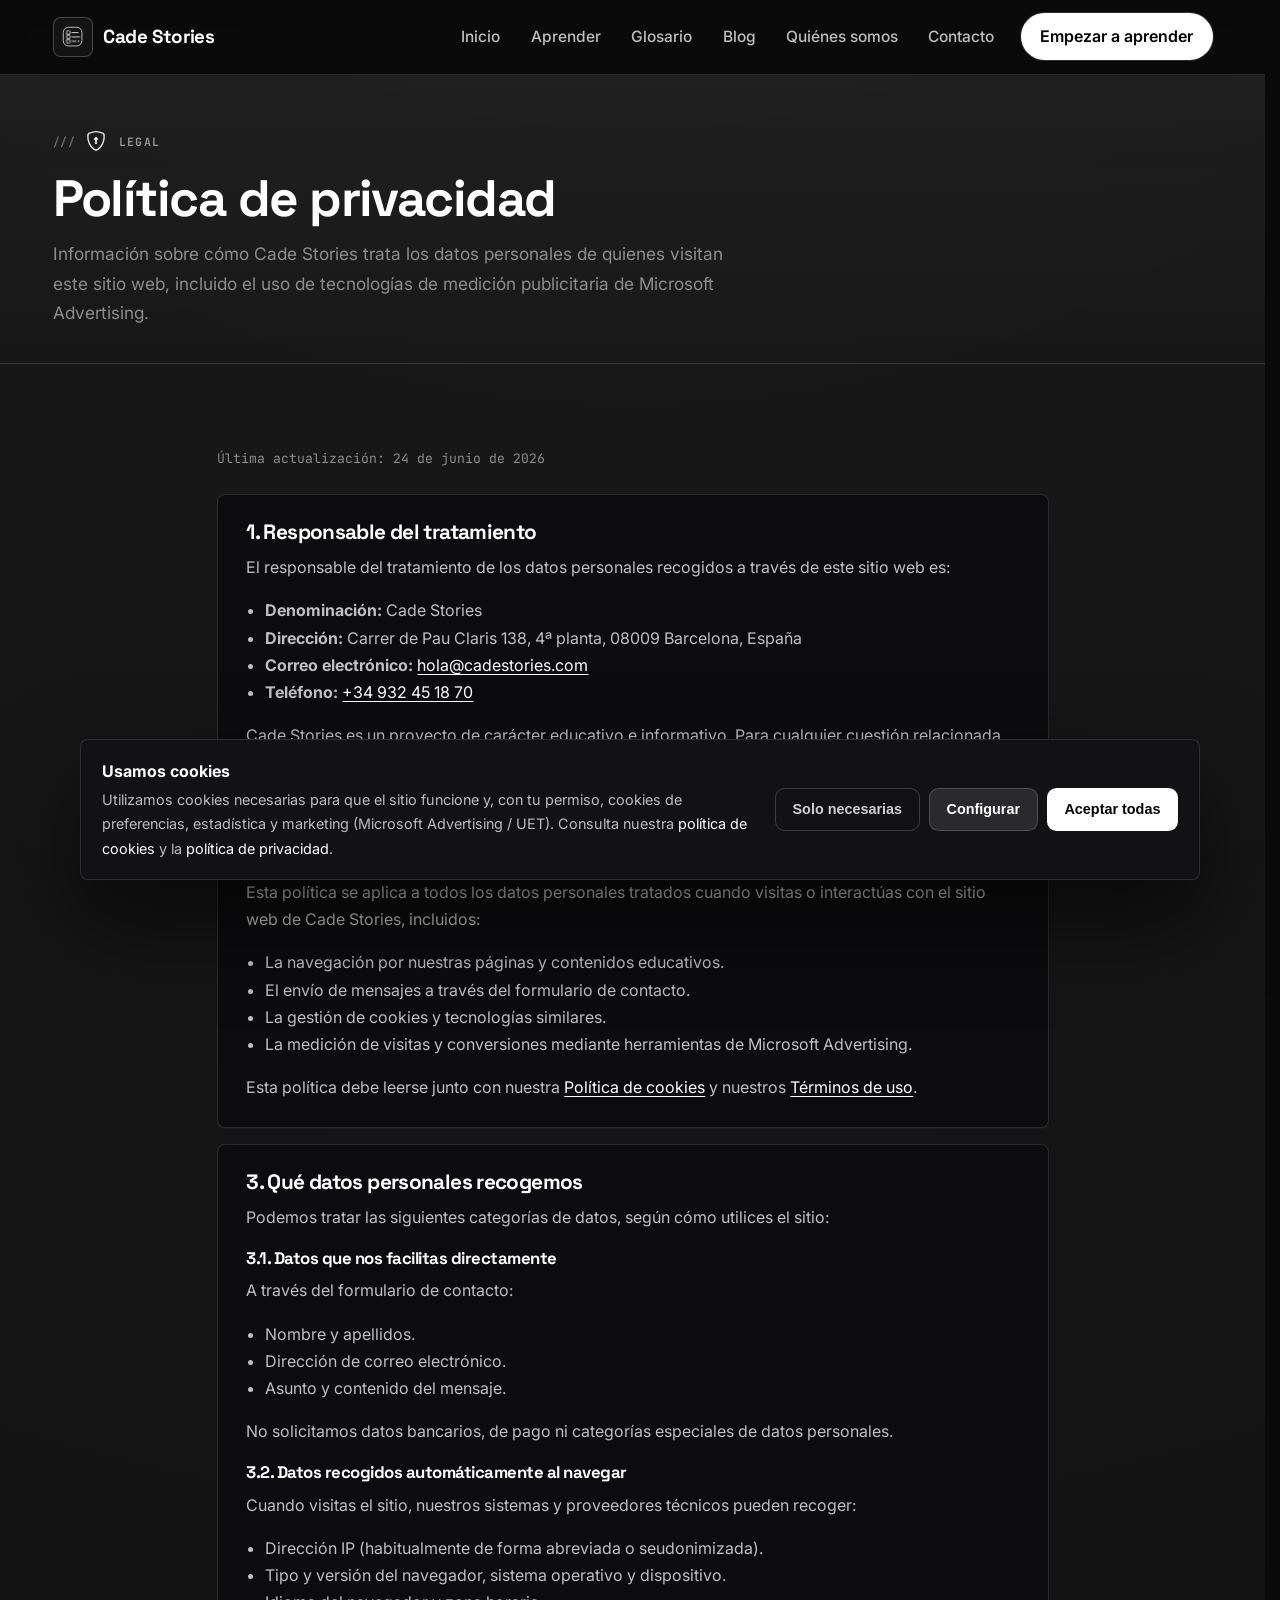
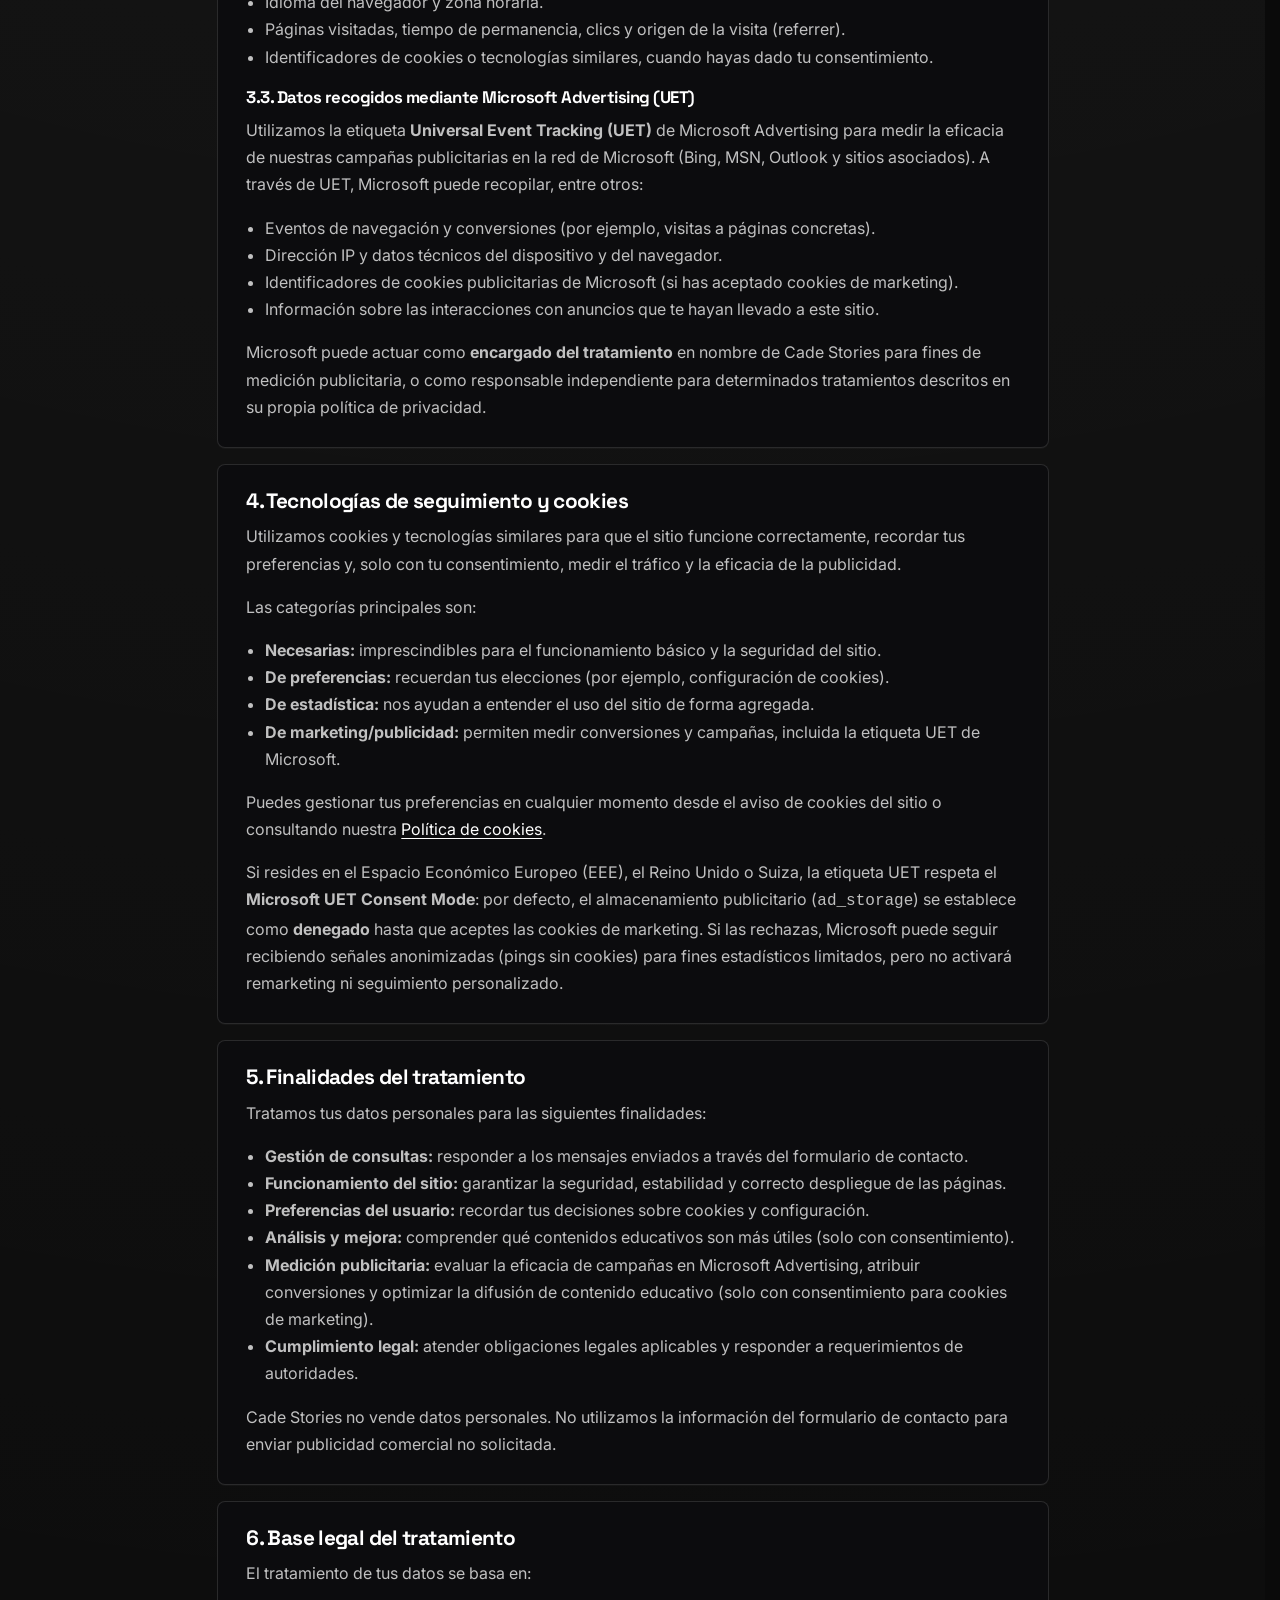
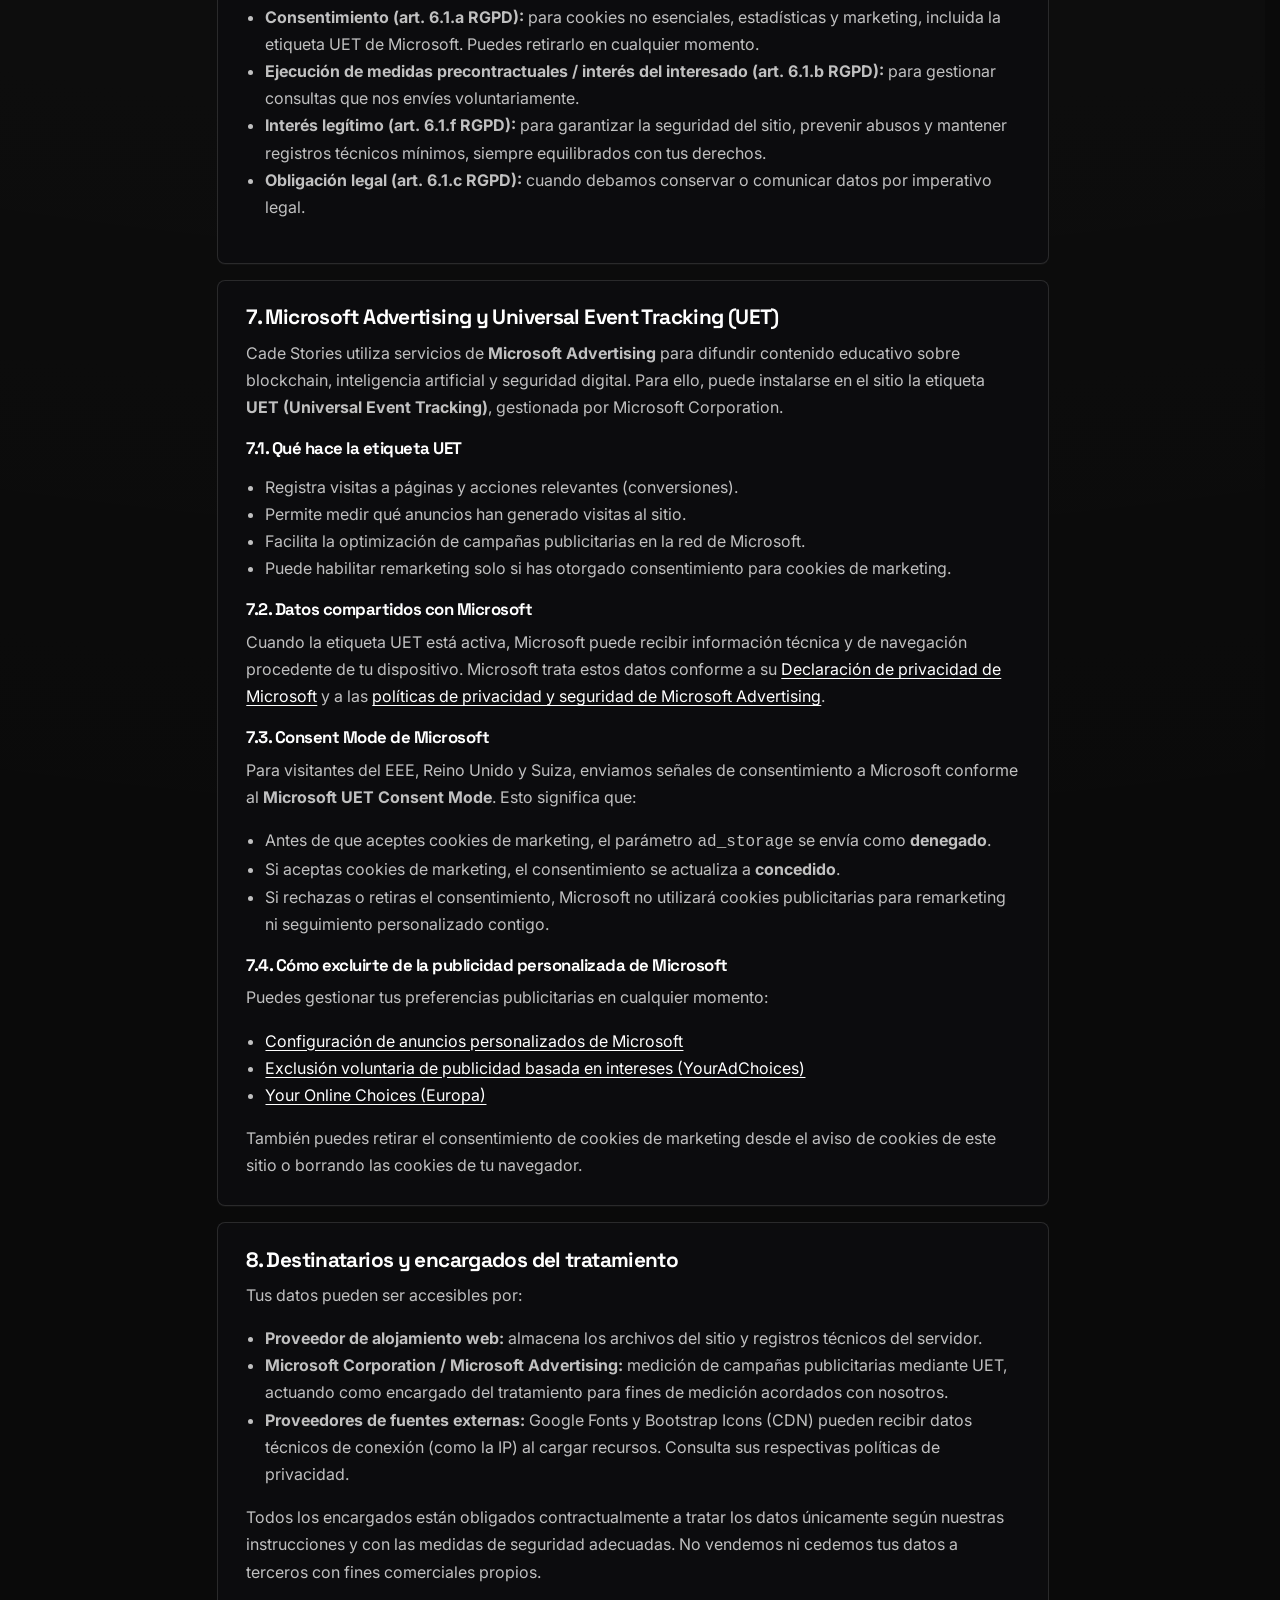
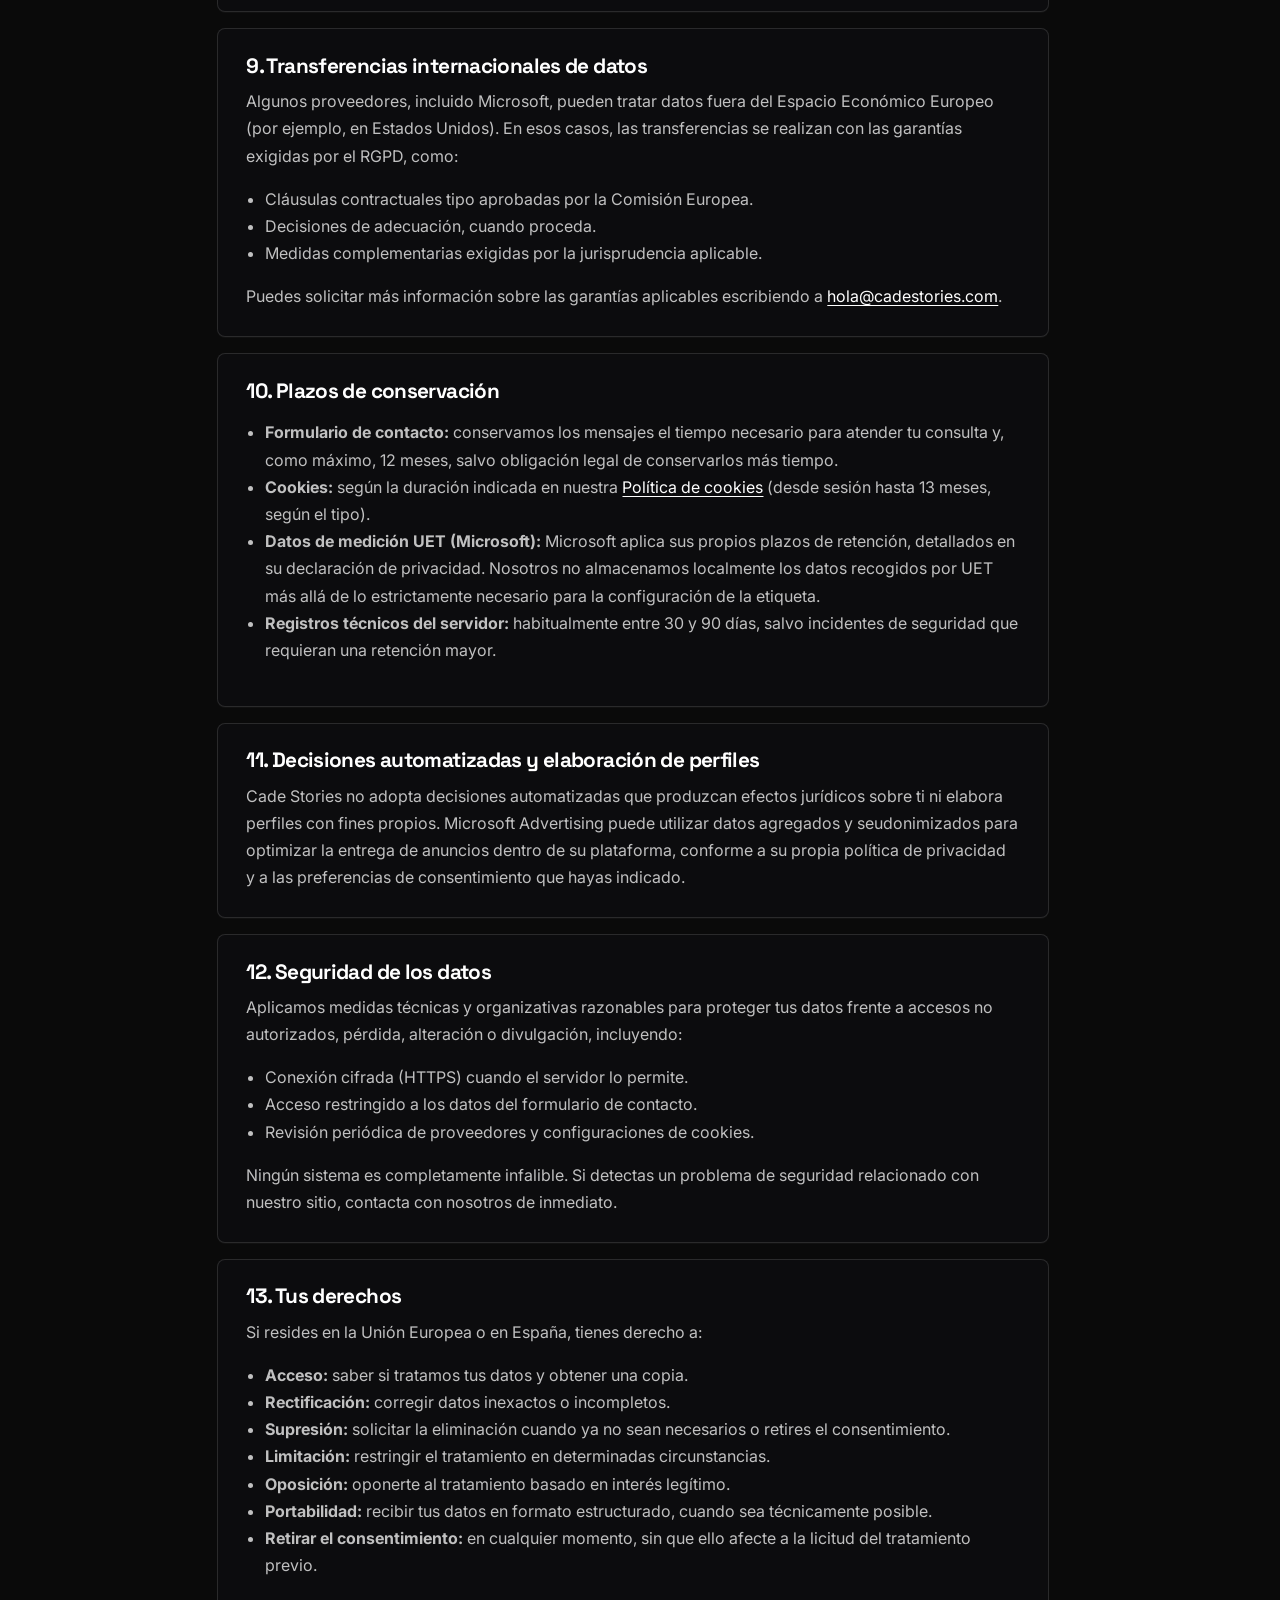
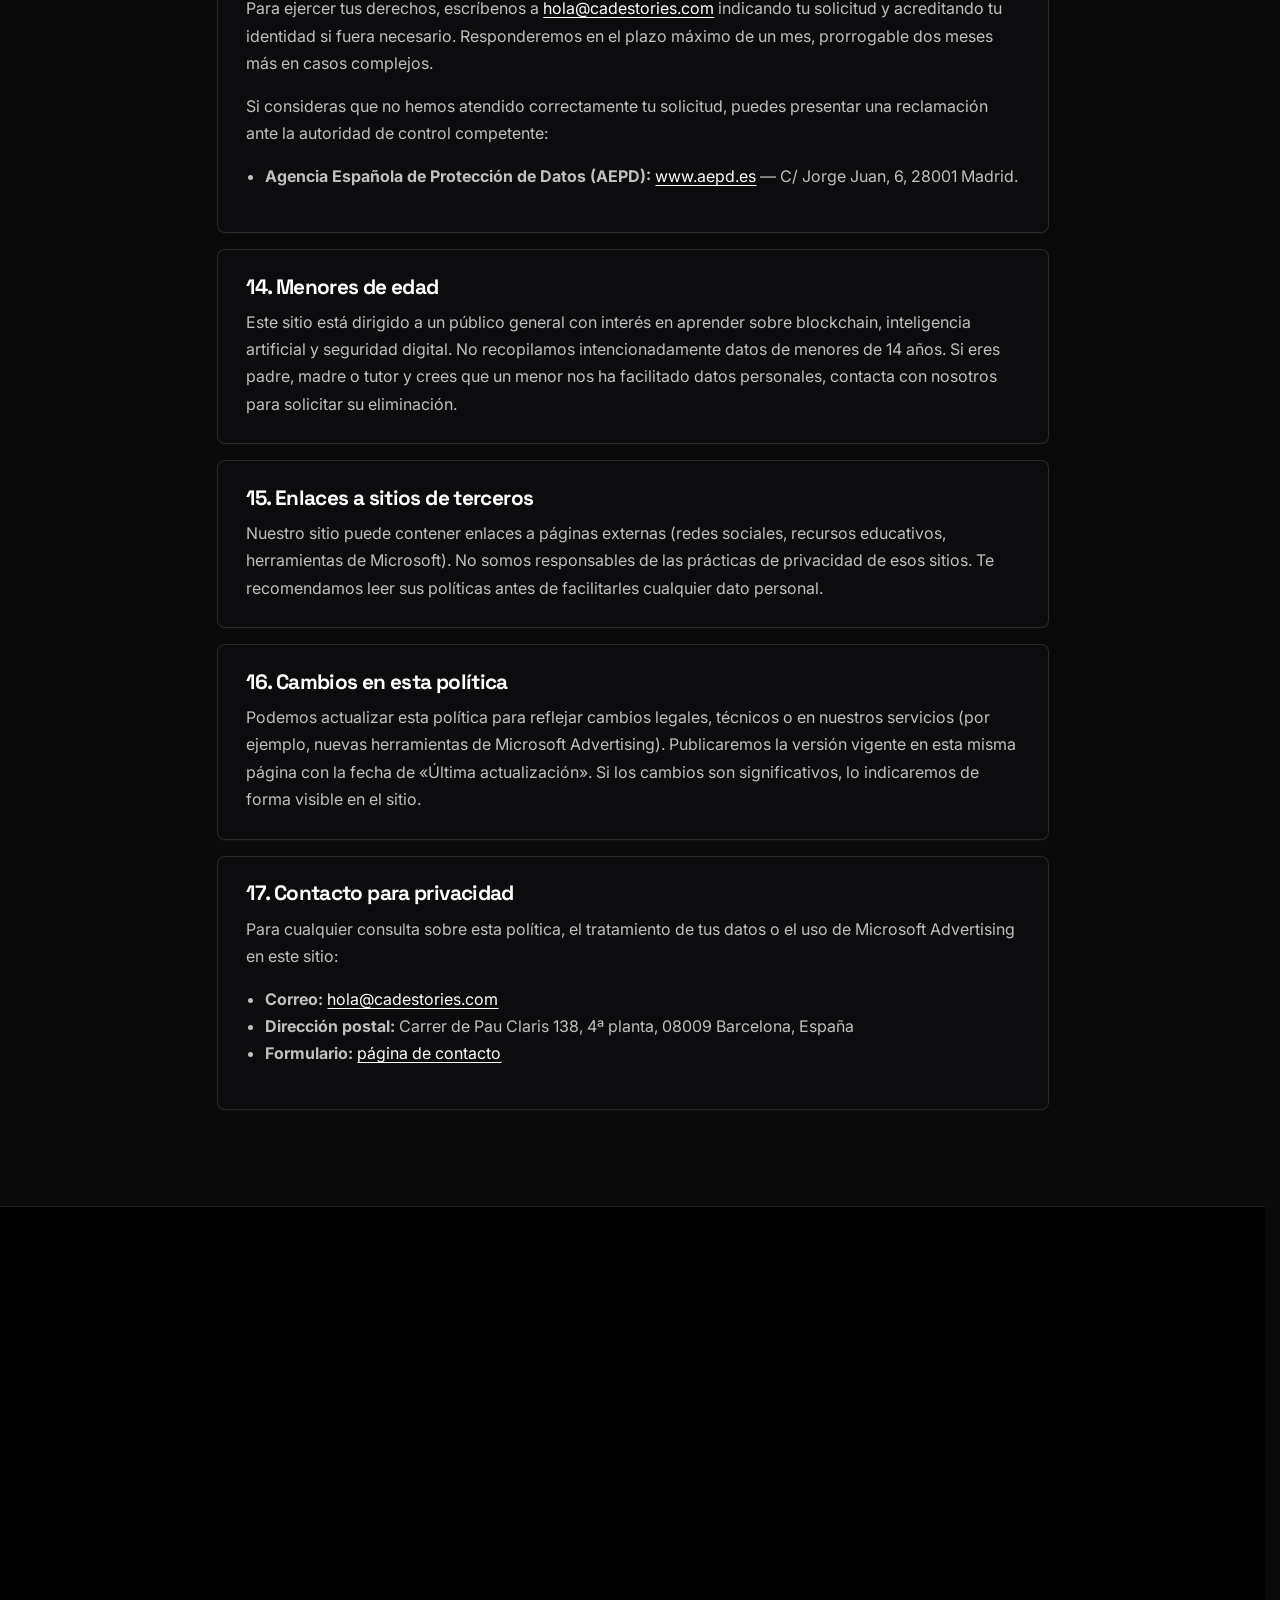
<file: privacidad.html>
<!DOCTYPE html>
<html lang="es">
<head>
<meta charset="utf-8">
<meta name="viewport" content="width=device-width, initial-scale=1.0, viewport-fit=cover">
<script>document.documentElement.className += ' js';</script>
<script>
window.uetq = window.uetq || [];
window.uetq.push('consent', 'default', { ad_storage: 'denied' });
</script>
<title>Política de privacidad — Cade Stories</title>
<meta name="description" content="Política de privacidad de Cade Stories conforme al RGPD y a los requisitos de Microsoft Advertising (UET): datos recogidos, cookies, finalidades, derechos y opciones de exclusión.">
<meta name="robots" content="index, follow">
<meta name="author" content="Cade Stories">
<meta name="theme-color" content="#0a0a0a">
<meta name="color-scheme" content="dark">
<meta name="apple-mobile-web-app-status-bar-style" content="black-translucent">
<link rel="canonical" href="https://artemegorov007.github.io/cade-stories/privacidad.html">

<meta property="og:type" content="website">
<meta property="og:site_name" content="Cade Stories">
<meta property="og:title" content="Política de privacidad — Cade Stories">
<meta property="og:description" content="Política de privacidad de Cade Stories conforme al RGPD y a los requisitos de Microsoft Advertising (UET): datos recogidos, cookies, finalidades, derechos y opciones de exclusión.">
<meta property="og:url" content="https://artemegorov007.github.io/cade-stories/privacidad.html">
<meta property="og:locale" content="es_ES">
<meta property="og:image" content="https://artemegorov007.github.io/cade-stories/assets/img/og.svg?v=1782598385">
<meta property="og:image:alt" content="Cade Stories — Blockchain, inteligencia artificial y seguridad digital, explicados con claridad">
<meta name="twitter:card" content="summary_large_image">
<meta name="twitter:title" content="Política de privacidad — Cade Stories">
<meta name="twitter:description" content="Política de privacidad de Cade Stories conforme al RGPD y a los requisitos de Microsoft Advertising (UET): datos recogidos, cookies, finalidades, derechos y opciones de exclusión.">
<meta name="twitter:image" content="https://artemegorov007.github.io/cade-stories/assets/img/og.svg?v=1782598385">
<script type="application/ld+json">{"@context":"https://schema.org","@graph":[{"@type":"Organization","@id":"https://artemegorov007.github.io/cade-stories/#organization","name":"Cade Stories","url":"https://artemegorov007.github.io/cade-stories","email":"hola@cadestories.com","telephone":"+34 932 45 18 70","address":{"@type":"PostalAddress","streetAddress":"Carrer de Pau Claris 138, 4ª planta","postalCode":"08009","addressLocality":"Barcelona","addressCountry":"ES"}},{"@type":"WebSite","@id":"https://artemegorov007.github.io/cade-stories/#website","url":"https://artemegorov007.github.io/cade-stories","name":"Cade Stories","description":"Blockchain, inteligencia artificial y seguridad digital, explicados con claridad","publisher":{"@id":"https://artemegorov007.github.io/cade-stories/#organization"},"inLanguage":"es-ES"}]}</script>

<link rel="icon" href="data:image/svg+xml,%3Csvg xmlns='http://www.w3.org/2000/svg' viewBox='0 0 64 64'%3E%3Crect width='64' height='64' rx='14' fill='%23000000'/%3E%3Crect x='1' y='1' width='62' height='62' rx='13' fill='none' stroke='%23ffffff' stroke-opacity='.25' stroke-width='2'/%3E%3Cpath d='M20 22 h24 a4 4 0 0 1 4 4 v12 a4 4 0 0 1 -4 4 h-12 l-8 8 v-8 a4 4 0 0 1 -4 -4 v-12 a4 4 0 0 1 4 -4 z' fill='%23ffffff'/%3E%3Ccircle cx='32' cy='32' r='4.5' fill='%23000000'/%3E%3C/svg%3E">

<link rel="preconnect" href="https://fonts.googleapis.com">
<link rel="preconnect" href="https://fonts.gstatic.com" crossorigin>
<link href="https://fonts.googleapis.com/css2?family=Inter:wght@400;500;600;700&family=Space+Grotesk:wght@500;600;700&family=Sora:wght@500;600;700&family=JetBrains+Mono:wght@500;600&display=swap" rel="stylesheet">
<link rel="stylesheet" href="https://cdn.jsdelivr.net/npm/bootstrap-icons@1.11.3/font/bootstrap-icons.css">
<link rel="stylesheet" href="assets/css/tokens.css?v=1782599792">
<link rel="stylesheet" href="assets/css/style.css?v=1782901200">
<link rel="stylesheet" href="assets/css/theme-lz.css?v=1782597908">
<link rel="stylesheet" href="assets/css/animations.css?v=1782598385">
</head>
<body>
<a class="skip-link" href="#main">Saltar al contenido</a>
<header class="topbar">
  <div class="container topbar__inner">
    <a class="brand" href="index.html" aria-label="Cade Stories — inicio">
      <span class="brand__mark" aria-hidden="true"><svg class="brand-logo" viewBox="0 0 36 36" xmlns="http://www.w3.org/2000/svg" role="img" aria-label="Cade Stories"><rect class="brand-logo__frame" x="3.5" y="3.5" width="29" height="29" rx="8" fill="none" stroke="currentColor" stroke-width="1.2" opacity="0.92"/><rect class="brand-logo__block brand-logo__block--1" x="8.5" y="9" width="5.5" height="5.5" rx="1.35" fill="none" stroke="currentColor" stroke-width="1.15"/><rect class="brand-logo__block brand-logo__block--2" x="8.5" y="15.75" width="5.5" height="5.5" rx="1.35" fill="none" stroke="currentColor" stroke-width="1.15"/><rect class="brand-logo__block brand-logo__block--3" x="8.5" y="22.5" width="5.5" height="5.5" rx="1.35" fill="none" stroke="currentColor" stroke-width="1.15"/><line class="brand-logo__link brand-logo__link--1" x1="11.25" y1="14.5" x2="11.25" y2="15.75" stroke="currentColor" stroke-width="1.15" stroke-linecap="round"/><line class="brand-logo__link brand-logo__link--2" x1="11.25" y1="21.25" x2="11.25" y2="22.5" stroke="currentColor" stroke-width="1.15" stroke-linecap="round"/><line class="brand-logo__line brand-logo__line--1" x1="17" y1="11.75" x2="26.5" y2="11.75" stroke="currentColor" stroke-width="1.25" stroke-linecap="round"/><line class="brand-logo__line brand-logo__line--2" x1="17" y1="18.5" x2="29" y2="18.5" stroke="currentColor" stroke-width="1.25" stroke-linecap="round"/><line class="brand-logo__line brand-logo__line--3" x1="17" y1="25.25" x2="23.5" y2="25.25" stroke="currentColor" stroke-width="1.25" stroke-linecap="round"/><circle class="brand-logo__dot" cx="27.25" cy="25.25" r="1.15" fill="currentColor"/></svg></span>      <span class="brand__name">Cade <b>Stories</b></span>
    </a>

    <button class="burger" id="burger" type="button" aria-label="Abrir menú" aria-expanded="false" aria-controls="nav">
      <span></span><span></span><span></span>
    </button>

    <nav class="nav" id="nav" aria-label="Navegación principal">
              <a class="nav__link" href="index.html">Inicio</a>
              <a class="nav__link" href="aprender.html">Aprender</a>
              <a class="nav__link" href="glosario.html">Glosario</a>
              <a class="nav__link" href="blog.html">Blog</a>
              <a class="nav__link" href="sobre-nosotros.html">Quiénes somos</a>
              <a class="nav__link" href="contacto.html">Contacto</a>
            <a class="btn btn--primary nav__cta" href="aprender.html">Empezar a aprender</a>
    </nav>
  </div>
</header>
<main id="main">

  <section class="page-hero">
    <div class="container" data-reveal="group">
      <span class="eyebrow"><span class="licon licon--shield-lock" aria-hidden="true"><i class="licon__bi bi bi-shield-lock"></i></span> Legal</span>
      <h1 class="page-hero__title">Política de privacidad</h1>
      <p class="page-hero__lead">
        Información sobre cómo Cade Stories trata los datos personales de quienes visitan
        este sitio web, incluido el uso de tecnologías de medición publicitaria de Microsoft Advertising.
      </p>
    </div>
  </section>

  <section class="section">
    <div class="container">
      <div class="legal" data-reveal>
        <span class="legal__updated">Última actualización: 24 de junio de 2026</span>

        <div class="legal__block">
          <h2>1. Responsable del tratamiento</h2>
          <p>
            El responsable del tratamiento de los datos personales recogidos a través de este sitio web es:
          </p>
          <ul>
            <li><b>Denominación:</b> Cade Stories</li>
            <li><b>Dirección:</b> Carrer de Pau Claris 138, 4ª planta, 08009 Barcelona, España</li>
            <li><b>Correo electrónico:</b> <a href="mailto:hola@cadestories.com">hola@cadestories.com</a></li>
            <li><b>Teléfono:</b> <a href="tel:+34932451870">+34 932 45 18 70</a></li>
          </ul>
          <p>
            Cade Stories es un proyecto de carácter educativo e informativo. Para cualquier
            cuestión relacionada con la privacidad, puedes contactarnos a través del correo indicado
            con el asunto «Privacidad».
          </p>
        </div>

        <div class="legal__block">
          <h2>2. Ámbito de aplicación</h2>
          <p>
            Esta política se aplica a todos los datos personales tratados cuando visitas o interactúas
            con el sitio web de Cade Stories, incluidos:
          </p>
          <ul>
            <li>La navegación por nuestras páginas y contenidos educativos.</li>
            <li>El envío de mensajes a través del formulario de contacto.</li>
            <li>La gestión de cookies y tecnologías similares.</li>
            <li>La medición de visitas y conversiones mediante herramientas de Microsoft Advertising.</li>
          </ul>
          <p>
            Esta política debe leerse junto con nuestra
            <a href="cookies.html">Política de cookies</a> y nuestros
            <a href="terminos.html">Términos de uso</a>.
          </p>
        </div>

        <div class="legal__block">
          <h2>3. Qué datos personales recogemos</h2>
          <p>Podemos tratar las siguientes categorías de datos, según cómo utilices el sitio:</p>

          <h3>3.1. Datos que nos facilitas directamente</h3>
          <p>A través del formulario de contacto:</p>
          <ul>
            <li>Nombre y apellidos.</li>
            <li>Dirección de correo electrónico.</li>
            <li>Asunto y contenido del mensaje.</li>
          </ul>
          <p>No solicitamos datos bancarios, de pago ni categorías especiales de datos personales.</p>

          <h3>3.2. Datos recogidos automáticamente al navegar</h3>
          <p>Cuando visitas el sitio, nuestros sistemas y proveedores técnicos pueden recoger:</p>
          <ul>
            <li>Dirección IP (habitualmente de forma abreviada o seudonimizada).</li>
            <li>Tipo y versión del navegador, sistema operativo y dispositivo.</li>
            <li>Idioma del navegador y zona horaria.</li>
            <li>Páginas visitadas, tiempo de permanencia, clics y origen de la visita (referrer).</li>
            <li>Identificadores de cookies o tecnologías similares, cuando hayas dado tu consentimiento.</li>
          </ul>

          <h3>3.3. Datos recogidos mediante Microsoft Advertising (UET)</h3>
          <p>
            Utilizamos la etiqueta <b>Universal Event Tracking (UET)</b> de Microsoft Advertising para
            medir la eficacia de nuestras campañas publicitarias en la red de Microsoft (Bing, MSN,
            Outlook y sitios asociados). A través de UET, Microsoft puede recopilar, entre otros:
          </p>
          <ul>
            <li>Eventos de navegación y conversiones (por ejemplo, visitas a páginas concretas).</li>
            <li>Dirección IP y datos técnicos del dispositivo y del navegador.</li>
            <li>Identificadores de cookies publicitarias de Microsoft (si has aceptado cookies de marketing).</li>
            <li>Información sobre las interacciones con anuncios que te hayan llevado a este sitio.</li>
          </ul>
          <p>
            Microsoft puede actuar como <b>encargado del tratamiento</b> en nombre de Cade Stories            para fines de medición publicitaria, o como responsable independiente para determinados
            tratamientos descritos en su propia política de privacidad.
          </p>
        </div>

        <div class="legal__block">
          <h2>4. Tecnologías de seguimiento y cookies</h2>
          <p>
            Utilizamos cookies y tecnologías similares para que el sitio funcione correctamente,
            recordar tus preferencias y, solo con tu consentimiento, medir el tráfico y la eficacia
            de la publicidad.
          </p>
          <p>Las categorías principales son:</p>
          <ul>
            <li><b>Necesarias:</b> imprescindibles para el funcionamiento básico y la seguridad del sitio.</li>
            <li><b>De preferencias:</b> recuerdan tus elecciones (por ejemplo, configuración de cookies).</li>
            <li><b>De estadística:</b> nos ayudan a entender el uso del sitio de forma agregada.</li>
            <li><b>De marketing/publicidad:</b> permiten medir conversiones y campañas, incluida la etiqueta UET de Microsoft.</li>
          </ul>
          <p>
            Puedes gestionar tus preferencias en cualquier momento desde el aviso de cookies del sitio
            o consultando nuestra <a href="cookies.html">Política de cookies</a>.
          </p>
          <p>
            Si resides en el Espacio Económico Europeo (EEE), el Reino Unido o Suiza, la etiqueta UET
            respeta el <b>Microsoft UET Consent Mode</b>: por defecto, el almacenamiento publicitario
            (<code>ad_storage</code>) se establece como <b>denegado</b> hasta que aceptes las cookies
            de marketing. Si las rechazas, Microsoft puede seguir recibiendo señales anonimizadas
            (pings sin cookies) para fines estadísticos limitados, pero no activará remarketing ni
            seguimiento personalizado.
          </p>
        </div>

        <div class="legal__block">
          <h2>5. Finalidades del tratamiento</h2>
          <p>Tratamos tus datos personales para las siguientes finalidades:</p>
          <ul>
            <li><b>Gestión de consultas:</b> responder a los mensajes enviados a través del formulario de contacto.</li>
            <li><b>Funcionamiento del sitio:</b> garantizar la seguridad, estabilidad y correcto despliegue de las páginas.</li>
            <li><b>Preferencias del usuario:</b> recordar tus decisiones sobre cookies y configuración.</li>
            <li><b>Análisis y mejora:</b> comprender qué contenidos educativos son más útiles (solo con consentimiento).</li>
            <li><b>Medición publicitaria:</b> evaluar la eficacia de campañas en Microsoft Advertising, atribuir conversiones y optimizar la difusión de contenido educativo (solo con consentimiento para cookies de marketing).</li>
            <li><b>Cumplimiento legal:</b> atender obligaciones legales aplicables y responder a requerimientos de autoridades.</li>
          </ul>
          <p>
            Cade Stories no vende datos personales. No utilizamos la información del formulario
            de contacto para enviar publicidad comercial no solicitada.
          </p>
        </div>

        <div class="legal__block">
          <h2>6. Base legal del tratamiento</h2>
          <p>El tratamiento de tus datos se basa en:</p>
          <ul>
            <li><b>Consentimiento (art. 6.1.a RGPD):</b> para cookies no esenciales, estadísticas y marketing, incluida la etiqueta UET de Microsoft. Puedes retirarlo en cualquier momento.</li>
            <li><b>Ejecución de medidas precontractuales / interés del interesado (art. 6.1.b RGPD):</b> para gestionar consultas que nos envíes voluntariamente.</li>
            <li><b>Interés legítimo (art. 6.1.f RGPD):</b> para garantizar la seguridad del sitio, prevenir abusos y mantener registros técnicos mínimos, siempre equilibrados con tus derechos.</li>
            <li><b>Obligación legal (art. 6.1.c RGPD):</b> cuando debamos conservar o comunicar datos por imperativo legal.</li>
          </ul>
        </div>

        <div class="legal__block">
          <h2>7. Microsoft Advertising y Universal Event Tracking (UET)</h2>
          <p>
            Cade Stories utiliza servicios de <b>Microsoft Advertising</b> para difundir
            contenido educativo sobre blockchain, inteligencia artificial y seguridad digital. Para ello,
            puede instalarse en el sitio la etiqueta <b>UET (Universal Event Tracking)</b>, gestionada
            por Microsoft Corporation.
          </p>

          <h3>7.1. Qué hace la etiqueta UET</h3>
          <ul>
            <li>Registra visitas a páginas y acciones relevantes (conversiones).</li>
            <li>Permite medir qué anuncios han generado visitas al sitio.</li>
            <li>Facilita la optimización de campañas publicitarias en la red de Microsoft.</li>
            <li>Puede habilitar remarketing solo si has otorgado consentimiento para cookies de marketing.</li>
          </ul>

          <h3>7.2. Datos compartidos con Microsoft</h3>
          <p>
            Cuando la etiqueta UET está activa, Microsoft puede recibir información técnica y de
            navegación procedente de tu dispositivo. Microsoft trata estos datos conforme a su
            <a href="https://privacy.microsoft.com/es-es/privacystatement" rel="noopener noreferrer" target="_blank">Declaración de privacidad de Microsoft</a>
            y a las
            <a href="https://about.ads.microsoft.com/es-es/policies/legal-privacy-and-security" rel="noopener noreferrer" target="_blank">políticas de privacidad y seguridad de Microsoft Advertising</a>.
          </p>

          <h3>7.3. Consent Mode de Microsoft</h3>
          <p>
            Para visitantes del EEE, Reino Unido y Suiza, enviamos señales de consentimiento a Microsoft
            conforme al <b>Microsoft UET Consent Mode</b>. Esto significa que:
          </p>
          <ul>
            <li>Antes de que aceptes cookies de marketing, el parámetro <code>ad_storage</code> se envía como <b>denegado</b>.</li>
            <li>Si aceptas cookies de marketing, el consentimiento se actualiza a <b>concedido</b>.</li>
            <li>Si rechazas o retiras el consentimiento, Microsoft no utilizará cookies publicitarias para remarketing ni seguimiento personalizado contigo.</li>
          </ul>

          <h3>7.4. Cómo excluirte de la publicidad personalizada de Microsoft</h3>
          <p>Puedes gestionar tus preferencias publicitarias en cualquier momento:</p>
          <ul>
            <li>
              <a href="https://account.microsoft.com/privacy/ad-settings" rel="noopener noreferrer" target="_blank">Configuración de anuncios personalizados de Microsoft</a>
            </li>
            <li>
              <a href="https://optout.aboutads.info/?c=2&amp;lang=ES" rel="noopener noreferrer" target="_blank">Exclusión voluntaria de publicidad basada en intereses (YourAdChoices)</a>
            </li>
            <li>
              <a href="https://www.youronlinechoices.com/es/" rel="noopener noreferrer" target="_blank">Your Online Choices (Europa)</a>
            </li>
          </ul>
          <p>
            También puedes retirar el consentimiento de cookies de marketing desde el aviso de cookies
            de este sitio o borrando las cookies de tu navegador.
          </p>
        </div>

        <div class="legal__block">
          <h2>8. Destinatarios y encargados del tratamiento</h2>
          <p>Tus datos pueden ser accesibles por:</p>
          <ul>
            <li><b>Proveedor de alojamiento web:</b> almacena los archivos del sitio y registros técnicos del servidor.</li>
            <li><b>Microsoft Corporation / Microsoft Advertising:</b> medición de campañas publicitarias mediante UET, actuando como encargado del tratamiento para fines de medición acordados con nosotros.</li>
            <li><b>Proveedores de fuentes externas:</b> Google Fonts y Bootstrap Icons (CDN) pueden recibir datos técnicos de conexión (como la IP) al cargar recursos. Consulta sus respectivas políticas de privacidad.</li>
          </ul>
          <p>
            Todos los encargados están obligados contractualmente a tratar los datos únicamente según
            nuestras instrucciones y con las medidas de seguridad adecuadas. No vendemos ni cedemos
            tus datos a terceros con fines comerciales propios.
          </p>
        </div>

        <div class="legal__block">
          <h2>9. Transferencias internacionales de datos</h2>
          <p>
            Algunos proveedores, incluido Microsoft, pueden tratar datos fuera del Espacio Económico
            Europeo (por ejemplo, en Estados Unidos). En esos casos, las transferencias se realizan
            con las garantías exigidas por el RGPD, como:
          </p>
          <ul>
            <li>Cláusulas contractuales tipo aprobadas por la Comisión Europea.</li>
            <li>Decisiones de adecuación, cuando proceda.</li>
            <li>Medidas complementarias exigidas por la jurisprudencia aplicable.</li>
          </ul>
          <p>
            Puedes solicitar más información sobre las garantías aplicables escribiendo a
            <a href="mailto:hola@cadestories.com">hola@cadestories.com</a>.
          </p>
        </div>

        <div class="legal__block">
          <h2>10. Plazos de conservación</h2>
          <ul>
            <li><b>Formulario de contacto:</b> conservamos los mensajes el tiempo necesario para atender tu consulta y, como máximo, 12 meses, salvo obligación legal de conservarlos más tiempo.</li>
            <li><b>Cookies:</b> según la duración indicada en nuestra <a href="cookies.html">Política de cookies</a> (desde sesión hasta 13 meses, según el tipo).</li>
            <li><b>Datos de medición UET (Microsoft):</b> Microsoft aplica sus propios plazos de retención, detallados en su declaración de privacidad. Nosotros no almacenamos localmente los datos recogidos por UET más allá de lo estrictamente necesario para la configuración de la etiqueta.</li>
            <li><b>Registros técnicos del servidor:</b> habitualmente entre 30 y 90 días, salvo incidentes de seguridad que requieran una retención mayor.</li>
          </ul>
        </div>

        <div class="legal__block">
          <h2>11. Decisiones automatizadas y elaboración de perfiles</h2>
          <p>
            Cade Stories no adopta decisiones automatizadas que produzcan efectos jurídicos
            sobre ti ni elabora perfiles con fines propios. Microsoft Advertising puede utilizar datos
            agregados y seudonimizados para optimizar la entrega de anuncios dentro de su plataforma,
            conforme a su propia política de privacidad y a las preferencias de consentimiento que hayas
            indicado.
          </p>
        </div>

        <div class="legal__block">
          <h2>12. Seguridad de los datos</h2>
          <p>
            Aplicamos medidas técnicas y organizativas razonables para proteger tus datos frente a
            accesos no autorizados, pérdida, alteración o divulgación, incluyendo:
          </p>
          <ul>
            <li>Conexión cifrada (HTTPS) cuando el servidor lo permite.</li>
            <li>Acceso restringido a los datos del formulario de contacto.</li>
            <li>Revisión periódica de proveedores y configuraciones de cookies.</li>
          </ul>
          <p>
            Ningún sistema es completamente infalible. Si detectas un problema de seguridad relacionado
            con nuestro sitio, contacta con nosotros de inmediato.
          </p>
        </div>

        <div class="legal__block">
          <h2>13. Tus derechos</h2>
          <p>
            Si resides en la Unión Europea o en España, tienes derecho a:
          </p>
          <ul>
            <li><b>Acceso:</b> saber si tratamos tus datos y obtener una copia.</li>
            <li><b>Rectificación:</b> corregir datos inexactos o incompletos.</li>
            <li><b>Supresión:</b> solicitar la eliminación cuando ya no sean necesarios o retires el consentimiento.</li>
            <li><b>Limitación:</b> restringir el tratamiento en determinadas circunstancias.</li>
            <li><b>Oposición:</b> oponerte al tratamiento basado en interés legítimo.</li>
            <li><b>Portabilidad:</b> recibir tus datos en formato estructurado, cuando sea técnicamente posible.</li>
            <li><b>Retirar el consentimiento:</b> en cualquier momento, sin que ello afecte a la licitud del tratamiento previo.</li>
          </ul>
          <p>
            Para ejercer tus derechos, escríbenos a
            <a href="mailto:hola@cadestories.com">hola@cadestories.com</a>
            indicando tu solicitud y acreditando tu identidad si fuera necesario. Responderemos en el
            plazo máximo de un mes, prorrogable dos meses más en casos complejos.
          </p>
          <p>
            Si consideras que no hemos atendido correctamente tu solicitud, puedes presentar una
            reclamación ante la autoridad de control competente:
          </p>
          <ul>
            <li>
              <b>Agencia Española de Protección de Datos (AEPD):</b>
              <a href="https://www.aepd.es" rel="noopener noreferrer" target="_blank">www.aepd.es</a>
              — C/ Jorge Juan, 6, 28001 Madrid.
            </li>
          </ul>
        </div>

        <div class="legal__block">
          <h2>14. Menores de edad</h2>
          <p>
            Este sitio está dirigido a un público general con interés en aprender sobre blockchain,
            inteligencia artificial y seguridad digital. No recopilamos intencionadamente datos de
            menores de 14 años. Si eres padre, madre o tutor y crees que un menor nos ha facilitado
            datos personales, contacta con nosotros para solicitar su eliminación.
          </p>
        </div>

        <div class="legal__block">
          <h2>15. Enlaces a sitios de terceros</h2>
          <p>
            Nuestro sitio puede contener enlaces a páginas externas (redes sociales, recursos
            educativos, herramientas de Microsoft). No somos responsables de las prácticas de
            privacidad de esos sitios. Te recomendamos leer sus políticas antes de facilitarles
            cualquier dato personal.
          </p>
        </div>

        <div class="legal__block">
          <h2>16. Cambios en esta política</h2>
          <p>
            Podemos actualizar esta política para reflejar cambios legales, técnicos o en nuestros
            servicios (por ejemplo, nuevas herramientas de Microsoft Advertising). Publicaremos la
            versión vigente en esta misma página con la fecha de «Última actualización». Si los
            cambios son significativos, lo indicaremos de forma visible en el sitio.
          </p>
        </div>

        <div class="legal__block">
          <h2>17. Contacto para privacidad</h2>
          <p>
            Para cualquier consulta sobre esta política, el tratamiento de tus datos o el uso de
            Microsoft Advertising en este sitio:
          </p>
          <ul>
            <li><b>Correo:</b> <a href="mailto:hola@cadestories.com">hola@cadestories.com</a></li>
            <li><b>Dirección postal:</b> Carrer de Pau Claris 138, 4ª planta, 08009 Barcelona, España</li>
            <li><b>Formulario:</b> <a href="contacto.html">página de contacto</a></li>
          </ul>
        </div>

      </div>
    </div>
  </section>

</main>
<footer class="footer">
  <div class="container">
    <div class="footer__top">
      <div class="footer__brand">
        <a class="brand" href="index.html" aria-label="Cade Stories — inicio">
          <span class="brand__mark" aria-hidden="true"><svg class="brand-logo" viewBox="0 0 36 36" xmlns="http://www.w3.org/2000/svg" role="img" aria-label="Cade Stories"><rect class="brand-logo__frame" x="3.5" y="3.5" width="29" height="29" rx="8" fill="none" stroke="currentColor" stroke-width="1.2" opacity="0.92"/><rect class="brand-logo__block brand-logo__block--1" x="8.5" y="9" width="5.5" height="5.5" rx="1.35" fill="none" stroke="currentColor" stroke-width="1.15"/><rect class="brand-logo__block brand-logo__block--2" x="8.5" y="15.75" width="5.5" height="5.5" rx="1.35" fill="none" stroke="currentColor" stroke-width="1.15"/><rect class="brand-logo__block brand-logo__block--3" x="8.5" y="22.5" width="5.5" height="5.5" rx="1.35" fill="none" stroke="currentColor" stroke-width="1.15"/><line class="brand-logo__link brand-logo__link--1" x1="11.25" y1="14.5" x2="11.25" y2="15.75" stroke="currentColor" stroke-width="1.15" stroke-linecap="round"/><line class="brand-logo__link brand-logo__link--2" x1="11.25" y1="21.25" x2="11.25" y2="22.5" stroke="currentColor" stroke-width="1.15" stroke-linecap="round"/><line class="brand-logo__line brand-logo__line--1" x1="17" y1="11.75" x2="26.5" y2="11.75" stroke="currentColor" stroke-width="1.25" stroke-linecap="round"/><line class="brand-logo__line brand-logo__line--2" x1="17" y1="18.5" x2="29" y2="18.5" stroke="currentColor" stroke-width="1.25" stroke-linecap="round"/><line class="brand-logo__line brand-logo__line--3" x1="17" y1="25.25" x2="23.5" y2="25.25" stroke="currentColor" stroke-width="1.25" stroke-linecap="round"/><circle class="brand-logo__dot" cx="27.25" cy="25.25" r="1.15" fill="currentColor"/></svg></span>          <span class="brand__name">Cade <b>Stories</b></span>
        </a>
        <p class="footer__about">
          Un proyecto educativo independiente que cuenta, en lenguaje claro, cómo funcionan
          el blockchain, la inteligencia artificial y la seguridad digital. Solo conocimiento,
          nada que comprar.
        </p>
        <div class="footer__socials" aria-label="Redes sociales">
          <a href="mailto:hola@cadestories.com" aria-label="Escríbenos por correo"><span class="licon licon--envelope" aria-hidden="true"><i class="licon__bi bi bi-envelope"></i></span></a>
          <a href="blog.html" aria-label="Blog y novedades"><span class="licon licon--rss" aria-hidden="true"><i class="licon__bi bi bi-rss"></i></span></a>
          <a href="contacto.html" aria-label="Contacto y comunidad"><span class="licon licon--people" aria-hidden="true"><i class="licon__bi bi bi-people"></i></span></a>
        </div>
      </div>

      <nav class="footer__col" aria-label="Contenido del sitio">
        <h2 class="footer__heading">Contenido</h2>
        <ul>
          <li><a href="aprender.html">Guía de aprendizaje</a></li>
          <li><a href="glosario.html">Glosario</a></li>
          <li><a href="blog.html">Blog y novedades</a></li>
          <li><a href="sobre-nosotros.html">Quiénes somos</a></li>
        </ul>
      </nav>

      <nav class="footer__col" aria-label="Información legal">
        <h2 class="footer__heading">Legal</h2>
        <ul>
          <li><a href="privacidad.html">Política de privacidad</a></li>
          <li><a href="terminos.html">Términos de uso</a></li>
          <li><a href="cookies.html">Política de cookies</a></li>
          <li><a href="contacto.html">Contacto</a></li>
        </ul>
      </nav>

      <div class="footer__col">
        <h2 class="footer__heading">Dónde estamos</h2>
        <address class="footer__contact">
          <div class="footer__contact-item"><span class="contact-info__icon"><span class="licon licon--geo-alt" aria-hidden="true"><i class="licon__bi bi bi-geo-alt"></i></span></span><span>Carrer de Pau Claris 138, 4ª planta, 08009 Barcelona, España</span></div>
          <div class="footer__contact-item"><span class="contact-info__icon"><span class="licon licon--envelope" aria-hidden="true"><i class="licon__bi bi bi-envelope"></i></span></span><a href="mailto:hola@cadestories.com">hola@cadestories.com</a></div>
          <div class="footer__contact-item"><span class="contact-info__icon"><span class="licon licon--telephone" aria-hidden="true"><i class="licon__bi bi bi-telephone"></i></span></span><a href="tel:+34932451870">+34 932 45 18 70</a></div>
        </address>
      </div>
    </div>

    <div class="footer__bottom">
      <span>&copy; 2026 Cade Stories. Contenido con fines educativos e informativos.</span>
      <nav class="footer__bottom-links" aria-label="Enlaces legales">
        <a href="privacidad.html">Privacidad</a>
        <a href="terminos.html">Términos</a>
        <a href="cookies.html">Cookies</a>
      </nav>
    </div>
  </div>
</footer>
<div class="cookie" id="cookie-banner" role="dialog" aria-live="polite" aria-label="Consentimiento de cookies" hidden>
    <div class="cookie__text">
      <strong>Usamos cookies</strong>
      <p>Utilizamos cookies necesarias para que el sitio funcione y, con tu permiso, cookies de preferencias, estadística y marketing (Microsoft Advertising / UET). Consulta nuestra <a href="cookies.html" class="cookie__link">política de cookies</a> y la <a href="privacidad.html" class="cookie__link">política de privacidad</a>.</p>
    </div>
    <div class="cookie__actions">
      <button class="cookie__btn cookie__btn--reject" id="cookie-reject" type="button">Solo necesarias</button>
      <button class="cookie__btn cookie__btn--config" id="cookie-config" type="button">Configurar</button>
      <button class="cookie__btn cookie__btn--accept" id="cookie-accept" type="button">Aceptar todas</button>
    </div>
  </div>
<div class="modal" id="cookie-modal" aria-hidden="true">
    <div class="modal__dialog" role="dialog" aria-modal="true" aria-label="Configuración de cookies">
      <h3>Configuración de cookies</h3>
      <p class="modal__lead">Puedes activar o desactivar las categorías opcionales. Las cookies necesarias siempre están activas.</p>

      <label class="modal__opt">
        <span><strong>Necesarias</strong><br><small>Imprescindibles para el funcionamiento básico del sitio.</small></span>
        <input type="checkbox" checked disabled>
      </label>
      <label class="modal__opt">
        <span><strong>Preferencias</strong><br><small>Recuerdan tus ajustes, como el idioma o la región.</small></span>
        <input type="checkbox" id="ck-pref">
      </label>
      <label class="modal__opt">
        <span><strong>Estadística</strong><br><small>Nos ayudan a entender, de forma anónima, qué contenidos son útiles.</small></span>
        <input type="checkbox" id="ck-stat">
      </label>
      <label class="modal__opt">
        <span><strong>Marketing / Microsoft UET</strong><br><small>Medición de campañas en Microsoft Advertising (UET). Permite conversiones y remarketing solo si las aceptas.</small></span>
        <input type="checkbox" id="ck-marketing">
      </label>

      <div class="modal__footer">
        <button class="btn btn--ghost" id="cookie-modal-close" type="button">Cerrar</button>
        <button class="btn btn--ghost" id="cookie-save" type="button">Guardar selección</button>
        <button class="btn btn--primary" id="cookie-modal-accept" type="button">Aceptar todas</button>
      </div>
    </div>
  </div>
<script src="assets/js/main.js?v=1782597932"></script>
</body>
</html>
</file>
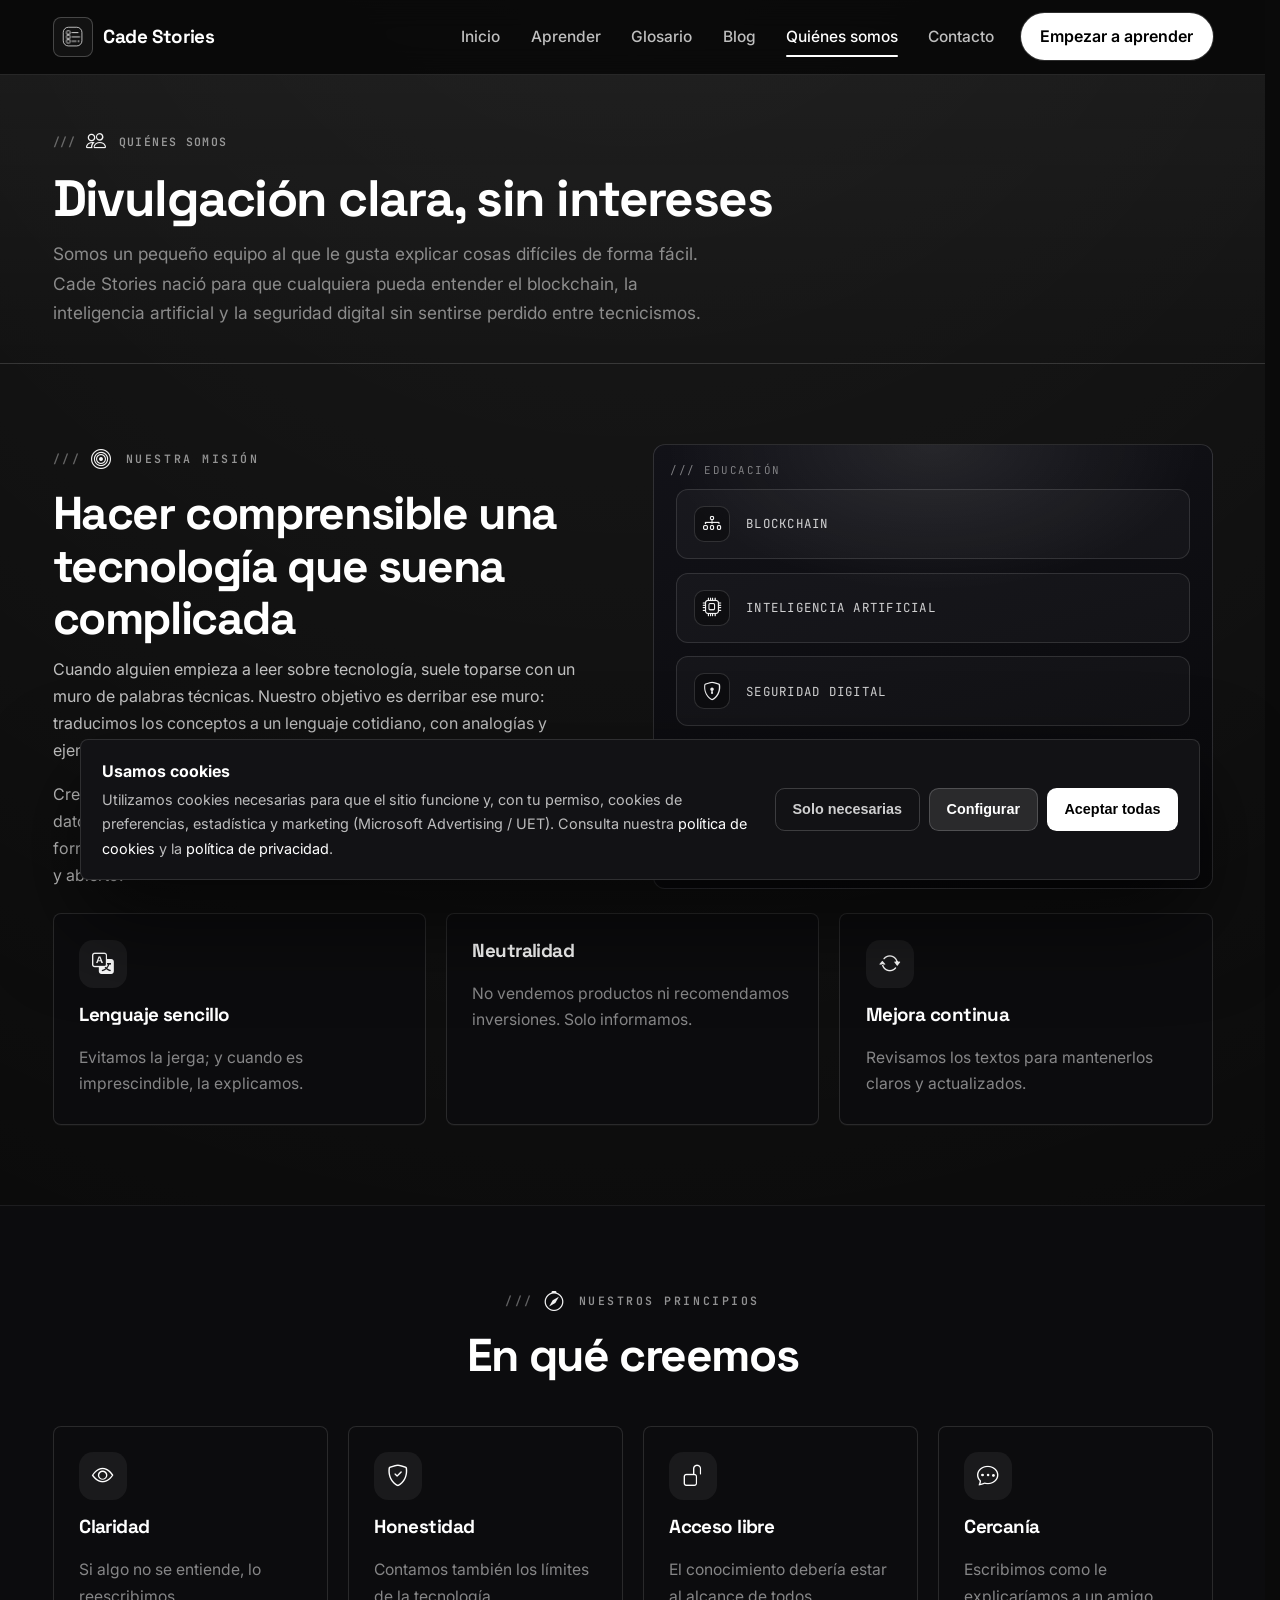
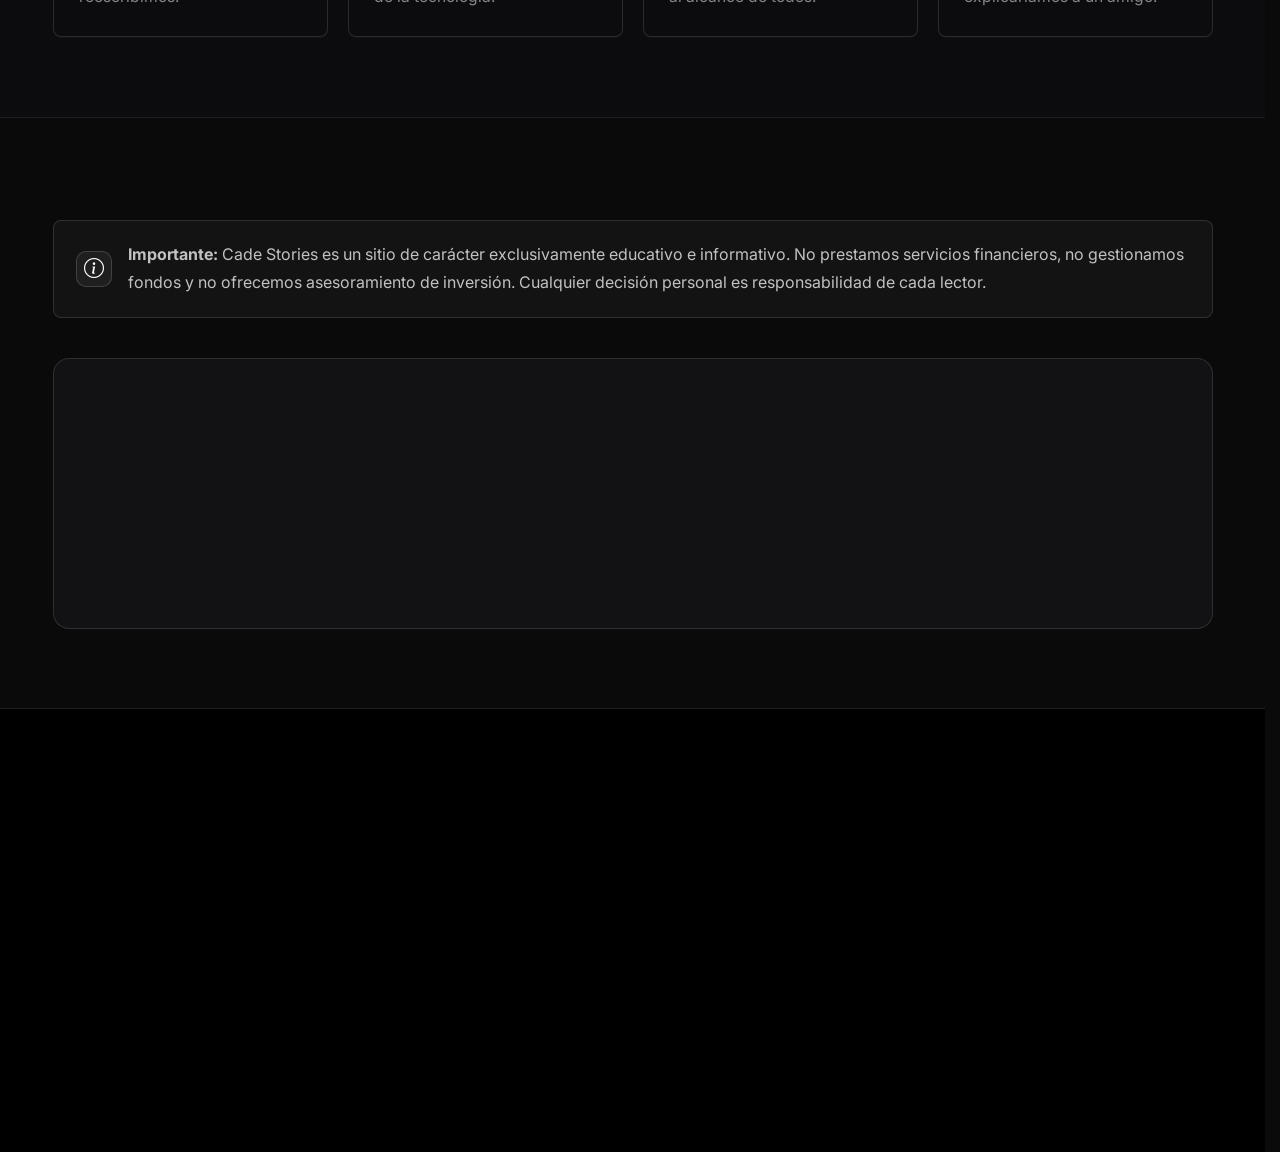
<file: sobre-nosotros.html>
<!DOCTYPE html>
<html lang="es">
<head>
<meta charset="utf-8">
<meta name="viewport" content="width=device-width, initial-scale=1.0, viewport-fit=cover">
<script>document.documentElement.className += ' js';</script>
<script>
window.uetq = window.uetq || [];
window.uetq.push('consent', 'default', { ad_storage: 'denied' });
</script>
<title>Quiénes somos — Cade Stories</title>
<meta name="description" content="Cade Stories es un proyecto educativo independiente dedicado a explicar el blockchain, la inteligencia artificial y la seguridad digital de forma clara, neutral y accesible.">
<meta name="robots" content="index, follow">
<meta name="author" content="Cade Stories">
<meta name="theme-color" content="#0a0a0a">
<meta name="color-scheme" content="dark">
<meta name="apple-mobile-web-app-status-bar-style" content="black-translucent">
<link rel="canonical" href="https://artemegorov007.github.io/cade-stories/sobre-nosotros.html">

<meta property="og:type" content="website">
<meta property="og:site_name" content="Cade Stories">
<meta property="og:title" content="Quiénes somos — Cade Stories">
<meta property="og:description" content="Cade Stories es un proyecto educativo independiente dedicado a explicar el blockchain, la inteligencia artificial y la seguridad digital de forma clara, neutral y accesible.">
<meta property="og:url" content="https://artemegorov007.github.io/cade-stories/sobre-nosotros.html">
<meta property="og:locale" content="es_ES">
<meta property="og:image" content="https://artemegorov007.github.io/cade-stories/assets/img/og.svg?v=1782598385">
<meta property="og:image:alt" content="Cade Stories — Blockchain, inteligencia artificial y seguridad digital, explicados con claridad">
<meta name="twitter:card" content="summary_large_image">
<meta name="twitter:title" content="Quiénes somos — Cade Stories">
<meta name="twitter:description" content="Cade Stories es un proyecto educativo independiente dedicado a explicar el blockchain, la inteligencia artificial y la seguridad digital de forma clara, neutral y accesible.">
<meta name="twitter:image" content="https://artemegorov007.github.io/cade-stories/assets/img/og.svg?v=1782598385">
<script type="application/ld+json">{"@context":"https://schema.org","@graph":[{"@type":"Organization","@id":"https://artemegorov007.github.io/cade-stories/#organization","name":"Cade Stories","url":"https://artemegorov007.github.io/cade-stories","email":"hola@cadestories.com","telephone":"+34 932 45 18 70","address":{"@type":"PostalAddress","streetAddress":"Carrer de Pau Claris 138, 4ª planta","postalCode":"08009","addressLocality":"Barcelona","addressCountry":"ES"}},{"@type":"WebSite","@id":"https://artemegorov007.github.io/cade-stories/#website","url":"https://artemegorov007.github.io/cade-stories","name":"Cade Stories","description":"Blockchain, inteligencia artificial y seguridad digital, explicados con claridad","publisher":{"@id":"https://artemegorov007.github.io/cade-stories/#organization"},"inLanguage":"es-ES"}]}</script>

<link rel="icon" href="data:image/svg+xml,%3Csvg xmlns='http://www.w3.org/2000/svg' viewBox='0 0 64 64'%3E%3Crect width='64' height='64' rx='14' fill='%23000000'/%3E%3Crect x='1' y='1' width='62' height='62' rx='13' fill='none' stroke='%23ffffff' stroke-opacity='.25' stroke-width='2'/%3E%3Cpath d='M20 22 h24 a4 4 0 0 1 4 4 v12 a4 4 0 0 1 -4 4 h-12 l-8 8 v-8 a4 4 0 0 1 -4 -4 v-12 a4 4 0 0 1 4 -4 z' fill='%23ffffff'/%3E%3Ccircle cx='32' cy='32' r='4.5' fill='%23000000'/%3E%3C/svg%3E">

<link rel="preconnect" href="https://fonts.googleapis.com">
<link rel="preconnect" href="https://fonts.gstatic.com" crossorigin>
<link href="https://fonts.googleapis.com/css2?family=Inter:wght@400;500;600;700&family=Space+Grotesk:wght@500;600;700&family=Sora:wght@500;600;700&family=JetBrains+Mono:wght@500;600&display=swap" rel="stylesheet">
<link rel="stylesheet" href="https://cdn.jsdelivr.net/npm/bootstrap-icons@1.11.3/font/bootstrap-icons.css">
<link rel="stylesheet" href="assets/css/tokens.css?v=1782599792">
<link rel="stylesheet" href="assets/css/style.css?v=1782901200">
<link rel="stylesheet" href="assets/css/theme-lz.css?v=1782597908">
<link rel="stylesheet" href="assets/css/animations.css?v=1782598385">
</head>
<body>
<a class="skip-link" href="#main">Saltar al contenido</a>
<header class="topbar">
  <div class="container topbar__inner">
    <a class="brand" href="index.html" aria-label="Cade Stories — inicio">
      <span class="brand__mark" aria-hidden="true"><svg class="brand-logo" viewBox="0 0 36 36" xmlns="http://www.w3.org/2000/svg" role="img" aria-label="Cade Stories"><rect class="brand-logo__frame" x="3.5" y="3.5" width="29" height="29" rx="8" fill="none" stroke="currentColor" stroke-width="1.2" opacity="0.92"/><rect class="brand-logo__block brand-logo__block--1" x="8.5" y="9" width="5.5" height="5.5" rx="1.35" fill="none" stroke="currentColor" stroke-width="1.15"/><rect class="brand-logo__block brand-logo__block--2" x="8.5" y="15.75" width="5.5" height="5.5" rx="1.35" fill="none" stroke="currentColor" stroke-width="1.15"/><rect class="brand-logo__block brand-logo__block--3" x="8.5" y="22.5" width="5.5" height="5.5" rx="1.35" fill="none" stroke="currentColor" stroke-width="1.15"/><line class="brand-logo__link brand-logo__link--1" x1="11.25" y1="14.5" x2="11.25" y2="15.75" stroke="currentColor" stroke-width="1.15" stroke-linecap="round"/><line class="brand-logo__link brand-logo__link--2" x1="11.25" y1="21.25" x2="11.25" y2="22.5" stroke="currentColor" stroke-width="1.15" stroke-linecap="round"/><line class="brand-logo__line brand-logo__line--1" x1="17" y1="11.75" x2="26.5" y2="11.75" stroke="currentColor" stroke-width="1.25" stroke-linecap="round"/><line class="brand-logo__line brand-logo__line--2" x1="17" y1="18.5" x2="29" y2="18.5" stroke="currentColor" stroke-width="1.25" stroke-linecap="round"/><line class="brand-logo__line brand-logo__line--3" x1="17" y1="25.25" x2="23.5" y2="25.25" stroke="currentColor" stroke-width="1.25" stroke-linecap="round"/><circle class="brand-logo__dot" cx="27.25" cy="25.25" r="1.15" fill="currentColor"/></svg></span>      <span class="brand__name">Cade <b>Stories</b></span>
    </a>

    <button class="burger" id="burger" type="button" aria-label="Abrir menú" aria-expanded="false" aria-controls="nav">
      <span></span><span></span><span></span>
    </button>

    <nav class="nav" id="nav" aria-label="Navegación principal">
              <a class="nav__link" href="index.html">Inicio</a>
              <a class="nav__link" href="aprender.html">Aprender</a>
              <a class="nav__link" href="glosario.html">Glosario</a>
              <a class="nav__link" href="blog.html">Blog</a>
              <a class="nav__link is-active" href="sobre-nosotros.html">Quiénes somos</a>
              <a class="nav__link" href="contacto.html">Contacto</a>
            <a class="btn btn--primary nav__cta" href="aprender.html">Empezar a aprender</a>
    </nav>
  </div>
</header>
<main id="main">

  <section class="page-hero">
    <div class="container" data-reveal="group">
      <span class="eyebrow"><span class="licon licon--people" aria-hidden="true"><i class="licon__bi bi bi-people"></i></span> Quiénes somos</span>
      <h1 class="page-hero__title">Divulgación clara, sin intereses</h1>
      <p class="page-hero__lead">
        Somos un pequeño equipo al que le gusta explicar cosas difíciles de forma fácil.
        Cade Stories nació para que cualquiera pueda entender el blockchain, la inteligencia
        artificial y la seguridad digital sin sentirse perdido entre tecnicismos.
      </p>
    </div>
  </section>

  <section class="section">
    <div class="container split">
      <div data-reveal="group">
        <span class="eyebrow"><span class="licon licon--bullseye" aria-hidden="true"><i class="licon__bi bi bi-bullseye"></i></span> Nuestra misión</span>
        <h2 class="section__title">Hacer comprensible una tecnología que suena complicada</h2>
        <p>
          Cuando alguien empieza a leer sobre tecnología, suele toparse con un muro de palabras
          técnicas. Nuestro objetivo es derribar ese muro: traducimos los conceptos a un lenguaje
          cotidiano, con analogías y ejemplos que se entienden a la primera.
        </p>
        <p>
          Creemos que entender la tecnología que nos rodea —cómo se guardan los datos, cómo
          aprende una IA o cómo proteger nuestras cuentas— es una forma de alfabetización digital.
          Por eso todo nuestro contenido es gratuito y abierto.
        </p>
      </div>
      <div class="about-visual split__media" data-reveal role="img" aria-label="Ilustración sobre aprender y explicar la tecnología de forma clara"><span class="about-visual__tag">/// EDUCACIÓN</span><ul class="about-visual__list"><li><span class="licon licon--diagram-3" aria-hidden="true"><i class="licon__bi bi bi-diagram-3"></i></span><span>Blockchain</span></li><li><span class="licon licon--cpu" aria-hidden="true"><i class="licon__bi bi bi-cpu"></i></span><span>Inteligencia artificial</span></li><li><span class="licon licon--shield-lock" aria-hidden="true"><i class="licon__bi bi bi-shield-lock"></i></span><span>Seguridad digital</span></li></ul></div>    </div>
    <div class="container grid grid--3 mt-3" data-reveal="group">
      <div class="card"><span class="card__icon"><span class="licon licon--translate" aria-hidden="true"><i class="licon__bi bi bi-translate"></i></span></span><h3>Lenguaje sencillo</h3><p>Evitamos la jerga; y cuando es imprescindible, la explicamos.</p></div>
      <div class="card"><h3>Neutralidad</h3><p>No vendemos productos ni recomendamos inversiones. Solo informamos.</p></div>
      <div class="card"><span class="card__icon"><span class="licon licon--arrow-repeat" aria-hidden="true"><i class="licon__bi bi bi-arrow-repeat"></i></span></span><h3>Mejora continua</h3><p>Revisamos los textos para mantenerlos claros y actualizados.</p></div>
    </div>
  </section>

  <section class="section section--alt">
    <div class="container">
      <div class="section__head" data-reveal>
        <span class="eyebrow"><span class="licon licon--compass" aria-hidden="true"><i class="licon__bi bi bi-compass"></i></span> Nuestros principios</span>
        <h2 class="section__title">En qué creemos</h2>
      </div>
      <div class="grid grid--4" data-reveal="group">
        <div class="card"><span class="card__icon"><span class="licon licon--eye" aria-hidden="true"><i class="licon__bi bi bi-eye"></i></span></span><h3>Claridad</h3><p>Si algo no se entiende, lo reescribimos.</p></div>
        <div class="card"><span class="card__icon card__icon--accent"><span class="licon licon--shield-check" aria-hidden="true"><i class="licon__bi bi bi-shield-check"></i></span></span><h3>Honestidad</h3><p>Contamos también los límites de la tecnología.</p></div>
        <div class="card"><span class="card__icon"><span class="licon licon--unlock" aria-hidden="true"><i class="licon__bi bi bi-unlock"></i></span></span><h3>Acceso libre</h3><p>El conocimiento debería estar al alcance de todos.</p></div>
        <div class="card"><span class="card__icon card__icon--accent"><span class="licon licon--chat-dots" aria-hidden="true"><i class="licon__bi bi bi-chat-dots"></i></span></span><h3>Cercanía</h3><p>Escribimos como le explicaríamos a un amigo.</p></div>
      </div>
    </div>
  </section>

  <section class="section">
    <div class="container">
      <div class="callout" data-reveal>
        <span class="licon licon--info-circle" aria-hidden="true"><i class="licon__bi bi bi-info-circle"></i></span>        <p>
          <b>Importante:</b> Cade Stories es un sitio de carácter exclusivamente educativo e informativo.
          No prestamos servicios financieros, no gestionamos fondos y no ofrecemos asesoramiento de inversión.
          Cualquier decisión personal es responsabilidad de cada lector.
        </p>
      </div>

      <div class="cta-band mt-4" data-reveal>
        <h2>¿Tienes una pregunta o una sugerencia?</h2>
        <p>Nos encanta saber qué temas te gustaría que explicáramos mejor.</p>
        <a class="btn btn--light" href="contacto.html"><span class="licon licon--envelope licon--on-light" aria-hidden="true"><i class="licon__bi bi bi-envelope"></i></span> Escríbenos</a>
      </div>
    </div>
  </section>

</main>
<footer class="footer">
  <div class="container">
    <div class="footer__top">
      <div class="footer__brand">
        <a class="brand" href="index.html" aria-label="Cade Stories — inicio">
          <span class="brand__mark" aria-hidden="true"><svg class="brand-logo" viewBox="0 0 36 36" xmlns="http://www.w3.org/2000/svg" role="img" aria-label="Cade Stories"><rect class="brand-logo__frame" x="3.5" y="3.5" width="29" height="29" rx="8" fill="none" stroke="currentColor" stroke-width="1.2" opacity="0.92"/><rect class="brand-logo__block brand-logo__block--1" x="8.5" y="9" width="5.5" height="5.5" rx="1.35" fill="none" stroke="currentColor" stroke-width="1.15"/><rect class="brand-logo__block brand-logo__block--2" x="8.5" y="15.75" width="5.5" height="5.5" rx="1.35" fill="none" stroke="currentColor" stroke-width="1.15"/><rect class="brand-logo__block brand-logo__block--3" x="8.5" y="22.5" width="5.5" height="5.5" rx="1.35" fill="none" stroke="currentColor" stroke-width="1.15"/><line class="brand-logo__link brand-logo__link--1" x1="11.25" y1="14.5" x2="11.25" y2="15.75" stroke="currentColor" stroke-width="1.15" stroke-linecap="round"/><line class="brand-logo__link brand-logo__link--2" x1="11.25" y1="21.25" x2="11.25" y2="22.5" stroke="currentColor" stroke-width="1.15" stroke-linecap="round"/><line class="brand-logo__line brand-logo__line--1" x1="17" y1="11.75" x2="26.5" y2="11.75" stroke="currentColor" stroke-width="1.25" stroke-linecap="round"/><line class="brand-logo__line brand-logo__line--2" x1="17" y1="18.5" x2="29" y2="18.5" stroke="currentColor" stroke-width="1.25" stroke-linecap="round"/><line class="brand-logo__line brand-logo__line--3" x1="17" y1="25.25" x2="23.5" y2="25.25" stroke="currentColor" stroke-width="1.25" stroke-linecap="round"/><circle class="brand-logo__dot" cx="27.25" cy="25.25" r="1.15" fill="currentColor"/></svg></span>          <span class="brand__name">Cade <b>Stories</b></span>
        </a>
        <p class="footer__about">
          Un proyecto educativo independiente que cuenta, en lenguaje claro, cómo funcionan
          el blockchain, la inteligencia artificial y la seguridad digital. Solo conocimiento,
          nada que comprar.
        </p>
        <div class="footer__socials" aria-label="Redes sociales">
          <a href="mailto:hola@cadestories.com" aria-label="Escríbenos por correo"><span class="licon licon--envelope" aria-hidden="true"><i class="licon__bi bi bi-envelope"></i></span></a>
          <a href="blog.html" aria-label="Blog y novedades"><span class="licon licon--rss" aria-hidden="true"><i class="licon__bi bi bi-rss"></i></span></a>
          <a href="contacto.html" aria-label="Contacto y comunidad"><span class="licon licon--people" aria-hidden="true"><i class="licon__bi bi bi-people"></i></span></a>
        </div>
      </div>

      <nav class="footer__col" aria-label="Contenido del sitio">
        <h2 class="footer__heading">Contenido</h2>
        <ul>
          <li><a href="aprender.html">Guía de aprendizaje</a></li>
          <li><a href="glosario.html">Glosario</a></li>
          <li><a href="blog.html">Blog y novedades</a></li>
          <li><a href="sobre-nosotros.html">Quiénes somos</a></li>
        </ul>
      </nav>

      <nav class="footer__col" aria-label="Información legal">
        <h2 class="footer__heading">Legal</h2>
        <ul>
          <li><a href="privacidad.html">Política de privacidad</a></li>
          <li><a href="terminos.html">Términos de uso</a></li>
          <li><a href="cookies.html">Política de cookies</a></li>
          <li><a href="contacto.html">Contacto</a></li>
        </ul>
      </nav>

      <div class="footer__col">
        <h2 class="footer__heading">Dónde estamos</h2>
        <address class="footer__contact">
          <div class="footer__contact-item"><span class="contact-info__icon"><span class="licon licon--geo-alt" aria-hidden="true"><i class="licon__bi bi bi-geo-alt"></i></span></span><span>Carrer de Pau Claris 138, 4ª planta, 08009 Barcelona, España</span></div>
          <div class="footer__contact-item"><span class="contact-info__icon"><span class="licon licon--envelope" aria-hidden="true"><i class="licon__bi bi bi-envelope"></i></span></span><a href="mailto:hola@cadestories.com">hola@cadestories.com</a></div>
          <div class="footer__contact-item"><span class="contact-info__icon"><span class="licon licon--telephone" aria-hidden="true"><i class="licon__bi bi bi-telephone"></i></span></span><a href="tel:+34932451870">+34 932 45 18 70</a></div>
        </address>
      </div>
    </div>

    <div class="footer__bottom">
      <span>&copy; 2026 Cade Stories. Contenido con fines educativos e informativos.</span>
      <nav class="footer__bottom-links" aria-label="Enlaces legales">
        <a href="privacidad.html">Privacidad</a>
        <a href="terminos.html">Términos</a>
        <a href="cookies.html">Cookies</a>
      </nav>
    </div>
  </div>
</footer>
<div class="cookie" id="cookie-banner" role="dialog" aria-live="polite" aria-label="Consentimiento de cookies" hidden>
    <div class="cookie__text">
      <strong>Usamos cookies</strong>
      <p>Utilizamos cookies necesarias para que el sitio funcione y, con tu permiso, cookies de preferencias, estadística y marketing (Microsoft Advertising / UET). Consulta nuestra <a href="cookies.html" class="cookie__link">política de cookies</a> y la <a href="privacidad.html" class="cookie__link">política de privacidad</a>.</p>
    </div>
    <div class="cookie__actions">
      <button class="cookie__btn cookie__btn--reject" id="cookie-reject" type="button">Solo necesarias</button>
      <button class="cookie__btn cookie__btn--config" id="cookie-config" type="button">Configurar</button>
      <button class="cookie__btn cookie__btn--accept" id="cookie-accept" type="button">Aceptar todas</button>
    </div>
  </div>
<div class="modal" id="cookie-modal" aria-hidden="true">
    <div class="modal__dialog" role="dialog" aria-modal="true" aria-label="Configuración de cookies">
      <h3>Configuración de cookies</h3>
      <p class="modal__lead">Puedes activar o desactivar las categorías opcionales. Las cookies necesarias siempre están activas.</p>

      <label class="modal__opt">
        <span><strong>Necesarias</strong><br><small>Imprescindibles para el funcionamiento básico del sitio.</small></span>
        <input type="checkbox" checked disabled>
      </label>
      <label class="modal__opt">
        <span><strong>Preferencias</strong><br><small>Recuerdan tus ajustes, como el idioma o la región.</small></span>
        <input type="checkbox" id="ck-pref">
      </label>
      <label class="modal__opt">
        <span><strong>Estadística</strong><br><small>Nos ayudan a entender, de forma anónima, qué contenidos son útiles.</small></span>
        <input type="checkbox" id="ck-stat">
      </label>
      <label class="modal__opt">
        <span><strong>Marketing / Microsoft UET</strong><br><small>Medición de campañas en Microsoft Advertising (UET). Permite conversiones y remarketing solo si las aceptas.</small></span>
        <input type="checkbox" id="ck-marketing">
      </label>

      <div class="modal__footer">
        <button class="btn btn--ghost" id="cookie-modal-close" type="button">Cerrar</button>
        <button class="btn btn--ghost" id="cookie-save" type="button">Guardar selección</button>
        <button class="btn btn--primary" id="cookie-modal-accept" type="button">Aceptar todas</button>
      </div>
    </div>
  </div>
<script src="assets/js/main.js?v=1782597932"></script>
</body>
</html>
</file>
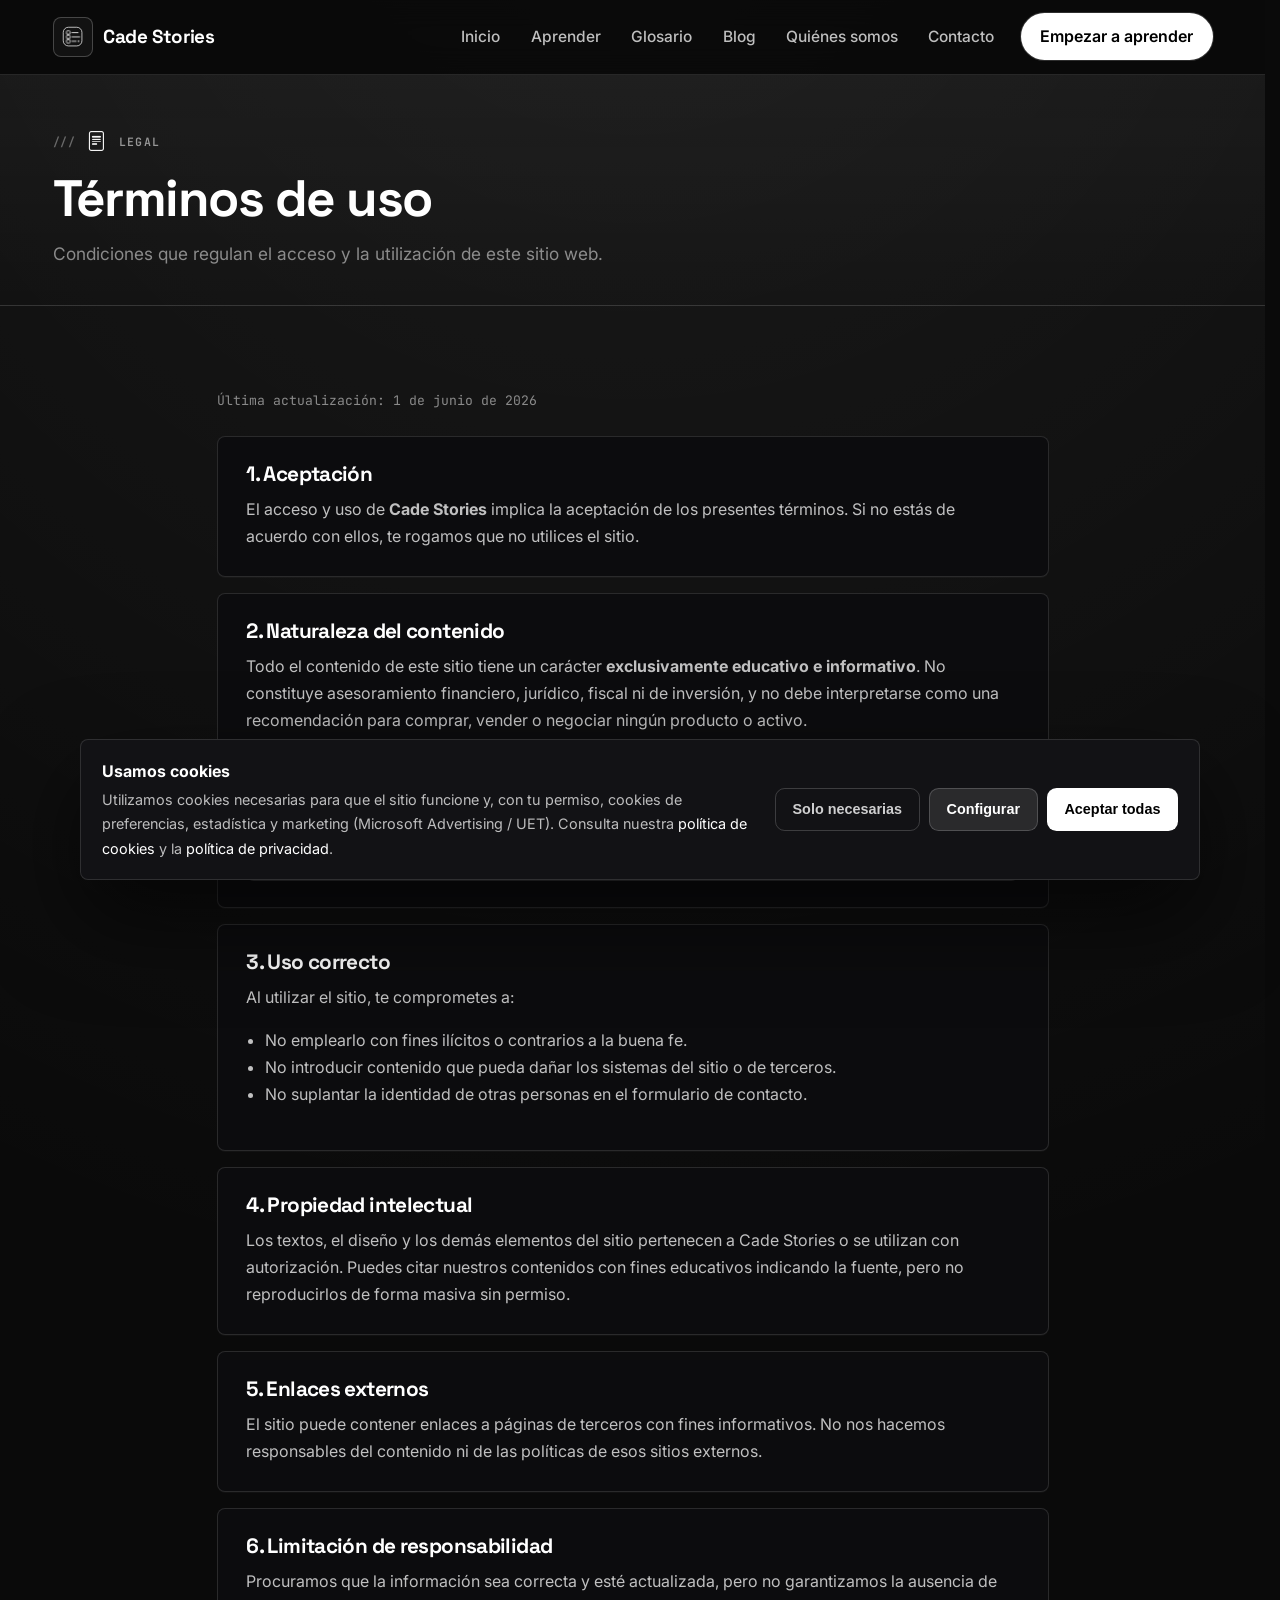
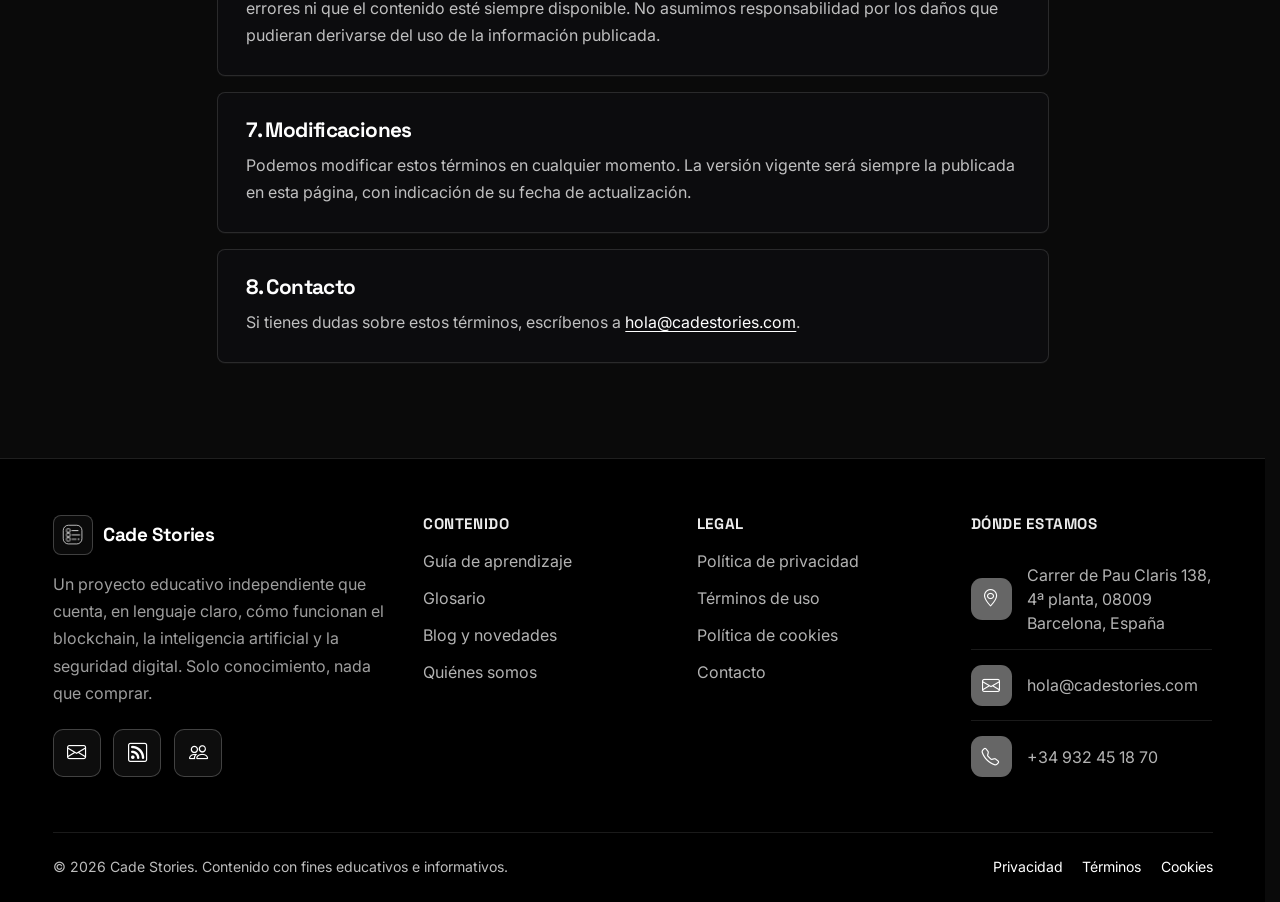
<file: terminos.html>
<!DOCTYPE html>
<html lang="es">
<head>
<meta charset="utf-8">
<meta name="viewport" content="width=device-width, initial-scale=1.0, viewport-fit=cover">
<script>document.documentElement.className += ' js';</script>
<script>
window.uetq = window.uetq || [];
window.uetq.push('consent', 'default', { ad_storage: 'denied' });
</script>
<title>Términos de uso — Cade Stories</title>
<meta name="description" content="Términos y condiciones de uso del sitio web educativo Cade Stories. Naturaleza informativa del contenido, propiedad intelectual y limitación de responsabilidad.">
<meta name="robots" content="index, follow">
<meta name="author" content="Cade Stories">
<meta name="theme-color" content="#0a0a0a">
<meta name="color-scheme" content="dark">
<meta name="apple-mobile-web-app-status-bar-style" content="black-translucent">
<link rel="canonical" href="https://artemegorov007.github.io/cade-stories/terminos.html">

<meta property="og:type" content="website">
<meta property="og:site_name" content="Cade Stories">
<meta property="og:title" content="Términos de uso — Cade Stories">
<meta property="og:description" content="Términos y condiciones de uso del sitio web educativo Cade Stories. Naturaleza informativa del contenido, propiedad intelectual y limitación de responsabilidad.">
<meta property="og:url" content="https://artemegorov007.github.io/cade-stories/terminos.html">
<meta property="og:locale" content="es_ES">
<meta property="og:image" content="https://artemegorov007.github.io/cade-stories/assets/img/og.svg?v=1782598385">
<meta property="og:image:alt" content="Cade Stories — Blockchain, inteligencia artificial y seguridad digital, explicados con claridad">
<meta name="twitter:card" content="summary_large_image">
<meta name="twitter:title" content="Términos de uso — Cade Stories">
<meta name="twitter:description" content="Términos y condiciones de uso del sitio web educativo Cade Stories. Naturaleza informativa del contenido, propiedad intelectual y limitación de responsabilidad.">
<meta name="twitter:image" content="https://artemegorov007.github.io/cade-stories/assets/img/og.svg?v=1782598385">
<script type="application/ld+json">{"@context":"https://schema.org","@graph":[{"@type":"Organization","@id":"https://artemegorov007.github.io/cade-stories/#organization","name":"Cade Stories","url":"https://artemegorov007.github.io/cade-stories","email":"hola@cadestories.com","telephone":"+34 932 45 18 70","address":{"@type":"PostalAddress","streetAddress":"Carrer de Pau Claris 138, 4ª planta","postalCode":"08009","addressLocality":"Barcelona","addressCountry":"ES"}},{"@type":"WebSite","@id":"https://artemegorov007.github.io/cade-stories/#website","url":"https://artemegorov007.github.io/cade-stories","name":"Cade Stories","description":"Blockchain, inteligencia artificial y seguridad digital, explicados con claridad","publisher":{"@id":"https://artemegorov007.github.io/cade-stories/#organization"},"inLanguage":"es-ES"}]}</script>

<link rel="icon" href="data:image/svg+xml,%3Csvg xmlns='http://www.w3.org/2000/svg' viewBox='0 0 64 64'%3E%3Crect width='64' height='64' rx='14' fill='%23000000'/%3E%3Crect x='1' y='1' width='62' height='62' rx='13' fill='none' stroke='%23ffffff' stroke-opacity='.25' stroke-width='2'/%3E%3Cpath d='M20 22 h24 a4 4 0 0 1 4 4 v12 a4 4 0 0 1 -4 4 h-12 l-8 8 v-8 a4 4 0 0 1 -4 -4 v-12 a4 4 0 0 1 4 -4 z' fill='%23ffffff'/%3E%3Ccircle cx='32' cy='32' r='4.5' fill='%23000000'/%3E%3C/svg%3E">

<link rel="preconnect" href="https://fonts.googleapis.com">
<link rel="preconnect" href="https://fonts.gstatic.com" crossorigin>
<link href="https://fonts.googleapis.com/css2?family=Inter:wght@400;500;600;700&family=Space+Grotesk:wght@500;600;700&family=Sora:wght@500;600;700&family=JetBrains+Mono:wght@500;600&display=swap" rel="stylesheet">
<link rel="stylesheet" href="https://cdn.jsdelivr.net/npm/bootstrap-icons@1.11.3/font/bootstrap-icons.css">
<link rel="stylesheet" href="assets/css/tokens.css?v=1782599792">
<link rel="stylesheet" href="assets/css/style.css?v=1782901200">
<link rel="stylesheet" href="assets/css/theme-lz.css?v=1782597908">
<link rel="stylesheet" href="assets/css/animations.css?v=1782598385">
</head>
<body>
<a class="skip-link" href="#main">Saltar al contenido</a>
<header class="topbar">
  <div class="container topbar__inner">
    <a class="brand" href="index.html" aria-label="Cade Stories — inicio">
      <span class="brand__mark" aria-hidden="true"><svg class="brand-logo" viewBox="0 0 36 36" xmlns="http://www.w3.org/2000/svg" role="img" aria-label="Cade Stories"><rect class="brand-logo__frame" x="3.5" y="3.5" width="29" height="29" rx="8" fill="none" stroke="currentColor" stroke-width="1.2" opacity="0.92"/><rect class="brand-logo__block brand-logo__block--1" x="8.5" y="9" width="5.5" height="5.5" rx="1.35" fill="none" stroke="currentColor" stroke-width="1.15"/><rect class="brand-logo__block brand-logo__block--2" x="8.5" y="15.75" width="5.5" height="5.5" rx="1.35" fill="none" stroke="currentColor" stroke-width="1.15"/><rect class="brand-logo__block brand-logo__block--3" x="8.5" y="22.5" width="5.5" height="5.5" rx="1.35" fill="none" stroke="currentColor" stroke-width="1.15"/><line class="brand-logo__link brand-logo__link--1" x1="11.25" y1="14.5" x2="11.25" y2="15.75" stroke="currentColor" stroke-width="1.15" stroke-linecap="round"/><line class="brand-logo__link brand-logo__link--2" x1="11.25" y1="21.25" x2="11.25" y2="22.5" stroke="currentColor" stroke-width="1.15" stroke-linecap="round"/><line class="brand-logo__line brand-logo__line--1" x1="17" y1="11.75" x2="26.5" y2="11.75" stroke="currentColor" stroke-width="1.25" stroke-linecap="round"/><line class="brand-logo__line brand-logo__line--2" x1="17" y1="18.5" x2="29" y2="18.5" stroke="currentColor" stroke-width="1.25" stroke-linecap="round"/><line class="brand-logo__line brand-logo__line--3" x1="17" y1="25.25" x2="23.5" y2="25.25" stroke="currentColor" stroke-width="1.25" stroke-linecap="round"/><circle class="brand-logo__dot" cx="27.25" cy="25.25" r="1.15" fill="currentColor"/></svg></span>      <span class="brand__name">Cade <b>Stories</b></span>
    </a>

    <button class="burger" id="burger" type="button" aria-label="Abrir menú" aria-expanded="false" aria-controls="nav">
      <span></span><span></span><span></span>
    </button>

    <nav class="nav" id="nav" aria-label="Navegación principal">
              <a class="nav__link" href="index.html">Inicio</a>
              <a class="nav__link" href="aprender.html">Aprender</a>
              <a class="nav__link" href="glosario.html">Glosario</a>
              <a class="nav__link" href="blog.html">Blog</a>
              <a class="nav__link" href="sobre-nosotros.html">Quiénes somos</a>
              <a class="nav__link" href="contacto.html">Contacto</a>
            <a class="btn btn--primary nav__cta" href="aprender.html">Empezar a aprender</a>
    </nav>
  </div>
</header>
<main id="main">

  <section class="page-hero">
    <div class="container" data-reveal="group">
      <span class="eyebrow"><span class="licon licon--file-text" aria-hidden="true"><i class="licon__bi bi bi-file-text"></i></span> Legal</span>
      <h1 class="page-hero__title">Términos de uso</h1>
      <p class="page-hero__lead">Condiciones que regulan el acceso y la utilización de este sitio web.</p>
    </div>
  </section>

  <section class="section">
    <div class="container">
      <div class="legal" data-reveal>
        <span class="legal__updated">Última actualización: 1 de junio de 2026</span>

        <div class="legal__block">
          <h2>1. Aceptación</h2>
          <p>
            El acceso y uso de <b>Cade Stories</b> implica la aceptación de los presentes
            términos. Si no estás de acuerdo con ellos, te rogamos que no utilices el sitio.
          </p>
        </div>

        <div class="legal__block">
          <h2>2. Naturaleza del contenido</h2>
          <p>
            Todo el contenido de este sitio tiene un carácter <b>exclusivamente educativo e informativo</b>.
            No constituye asesoramiento financiero, jurídico, fiscal ni de inversión, y no debe
            interpretarse como una recomendación para comprar, vender o negociar ningún producto o activo.
          </p>
          <div class="callout"><span class="licon licon--exclamation-circle" aria-hidden="true"><i class="licon__bi bi bi-exclamation-circle"></i></span><p>Cualquier decisión que tomes basándote en la información de este sitio es de tu exclusiva responsabilidad. Te recomendamos consultar con profesionales cualificados para tu caso concreto.</p></div>
        </div>

        <div class="legal__block">
          <h2>3. Uso correcto</h2>
          <p>Al utilizar el sitio, te comprometes a:</p>
          <ul>
            <li>No emplearlo con fines ilícitos o contrarios a la buena fe.</li>
            <li>No introducir contenido que pueda dañar los sistemas del sitio o de terceros.</li>
            <li>No suplantar la identidad de otras personas en el formulario de contacto.</li>
          </ul>
        </div>

        <div class="legal__block">
          <h2>4. Propiedad intelectual</h2>
          <p>
            Los textos, el diseño y los demás elementos del sitio pertenecen a Cade Stories            o se utilizan con autorización. Puedes citar nuestros contenidos con fines educativos
            indicando la fuente, pero no reproducirlos de forma masiva sin permiso.
          </p>
        </div>

        <div class="legal__block">
          <h2>5. Enlaces externos</h2>
          <p>
            El sitio puede contener enlaces a páginas de terceros con fines informativos. No nos
            hacemos responsables del contenido ni de las políticas de esos sitios externos.
          </p>
        </div>

        <div class="legal__block">
          <h2>6. Limitación de responsabilidad</h2>
          <p>
            Procuramos que la información sea correcta y esté actualizada, pero no garantizamos la
            ausencia de errores ni que el contenido esté siempre disponible. No asumimos responsabilidad
            por los daños que pudieran derivarse del uso de la información publicada.
          </p>
        </div>

        <div class="legal__block">
          <h2>7. Modificaciones</h2>
          <p>
            Podemos modificar estos términos en cualquier momento. La versión vigente será siempre
            la publicada en esta página, con indicación de su fecha de actualización.
          </p>
        </div>

        <div class="legal__block">
          <h2>8. Contacto</h2>
          <p>
            Si tienes dudas sobre estos términos, escríbenos a
            <a href="mailto:hola@cadestories.com">hola@cadestories.com</a>.
          </p>
        </div>
      </div>
    </div>
  </section>

</main>
<footer class="footer">
  <div class="container">
    <div class="footer__top">
      <div class="footer__brand">
        <a class="brand" href="index.html" aria-label="Cade Stories — inicio">
          <span class="brand__mark" aria-hidden="true"><svg class="brand-logo" viewBox="0 0 36 36" xmlns="http://www.w3.org/2000/svg" role="img" aria-label="Cade Stories"><rect class="brand-logo__frame" x="3.5" y="3.5" width="29" height="29" rx="8" fill="none" stroke="currentColor" stroke-width="1.2" opacity="0.92"/><rect class="brand-logo__block brand-logo__block--1" x="8.5" y="9" width="5.5" height="5.5" rx="1.35" fill="none" stroke="currentColor" stroke-width="1.15"/><rect class="brand-logo__block brand-logo__block--2" x="8.5" y="15.75" width="5.5" height="5.5" rx="1.35" fill="none" stroke="currentColor" stroke-width="1.15"/><rect class="brand-logo__block brand-logo__block--3" x="8.5" y="22.5" width="5.5" height="5.5" rx="1.35" fill="none" stroke="currentColor" stroke-width="1.15"/><line class="brand-logo__link brand-logo__link--1" x1="11.25" y1="14.5" x2="11.25" y2="15.75" stroke="currentColor" stroke-width="1.15" stroke-linecap="round"/><line class="brand-logo__link brand-logo__link--2" x1="11.25" y1="21.25" x2="11.25" y2="22.5" stroke="currentColor" stroke-width="1.15" stroke-linecap="round"/><line class="brand-logo__line brand-logo__line--1" x1="17" y1="11.75" x2="26.5" y2="11.75" stroke="currentColor" stroke-width="1.25" stroke-linecap="round"/><line class="brand-logo__line brand-logo__line--2" x1="17" y1="18.5" x2="29" y2="18.5" stroke="currentColor" stroke-width="1.25" stroke-linecap="round"/><line class="brand-logo__line brand-logo__line--3" x1="17" y1="25.25" x2="23.5" y2="25.25" stroke="currentColor" stroke-width="1.25" stroke-linecap="round"/><circle class="brand-logo__dot" cx="27.25" cy="25.25" r="1.15" fill="currentColor"/></svg></span>          <span class="brand__name">Cade <b>Stories</b></span>
        </a>
        <p class="footer__about">
          Un proyecto educativo independiente que cuenta, en lenguaje claro, cómo funcionan
          el blockchain, la inteligencia artificial y la seguridad digital. Solo conocimiento,
          nada que comprar.
        </p>
        <div class="footer__socials" aria-label="Redes sociales">
          <a href="mailto:hola@cadestories.com" aria-label="Escríbenos por correo"><span class="licon licon--envelope" aria-hidden="true"><i class="licon__bi bi bi-envelope"></i></span></a>
          <a href="blog.html" aria-label="Blog y novedades"><span class="licon licon--rss" aria-hidden="true"><i class="licon__bi bi bi-rss"></i></span></a>
          <a href="contacto.html" aria-label="Contacto y comunidad"><span class="licon licon--people" aria-hidden="true"><i class="licon__bi bi bi-people"></i></span></a>
        </div>
      </div>

      <nav class="footer__col" aria-label="Contenido del sitio">
        <h2 class="footer__heading">Contenido</h2>
        <ul>
          <li><a href="aprender.html">Guía de aprendizaje</a></li>
          <li><a href="glosario.html">Glosario</a></li>
          <li><a href="blog.html">Blog y novedades</a></li>
          <li><a href="sobre-nosotros.html">Quiénes somos</a></li>
        </ul>
      </nav>

      <nav class="footer__col" aria-label="Información legal">
        <h2 class="footer__heading">Legal</h2>
        <ul>
          <li><a href="privacidad.html">Política de privacidad</a></li>
          <li><a href="terminos.html">Términos de uso</a></li>
          <li><a href="cookies.html">Política de cookies</a></li>
          <li><a href="contacto.html">Contacto</a></li>
        </ul>
      </nav>

      <div class="footer__col">
        <h2 class="footer__heading">Dónde estamos</h2>
        <address class="footer__contact">
          <div class="footer__contact-item"><span class="contact-info__icon"><span class="licon licon--geo-alt" aria-hidden="true"><i class="licon__bi bi bi-geo-alt"></i></span></span><span>Carrer de Pau Claris 138, 4ª planta, 08009 Barcelona, España</span></div>
          <div class="footer__contact-item"><span class="contact-info__icon"><span class="licon licon--envelope" aria-hidden="true"><i class="licon__bi bi bi-envelope"></i></span></span><a href="mailto:hola@cadestories.com">hola@cadestories.com</a></div>
          <div class="footer__contact-item"><span class="contact-info__icon"><span class="licon licon--telephone" aria-hidden="true"><i class="licon__bi bi bi-telephone"></i></span></span><a href="tel:+34932451870">+34 932 45 18 70</a></div>
        </address>
      </div>
    </div>

    <div class="footer__bottom">
      <span>&copy; 2026 Cade Stories. Contenido con fines educativos e informativos.</span>
      <nav class="footer__bottom-links" aria-label="Enlaces legales">
        <a href="privacidad.html">Privacidad</a>
        <a href="terminos.html">Términos</a>
        <a href="cookies.html">Cookies</a>
      </nav>
    </div>
  </div>
</footer>
<div class="cookie" id="cookie-banner" role="dialog" aria-live="polite" aria-label="Consentimiento de cookies" hidden>
    <div class="cookie__text">
      <strong>Usamos cookies</strong>
      <p>Utilizamos cookies necesarias para que el sitio funcione y, con tu permiso, cookies de preferencias, estadística y marketing (Microsoft Advertising / UET). Consulta nuestra <a href="cookies.html" class="cookie__link">política de cookies</a> y la <a href="privacidad.html" class="cookie__link">política de privacidad</a>.</p>
    </div>
    <div class="cookie__actions">
      <button class="cookie__btn cookie__btn--reject" id="cookie-reject" type="button">Solo necesarias</button>
      <button class="cookie__btn cookie__btn--config" id="cookie-config" type="button">Configurar</button>
      <button class="cookie__btn cookie__btn--accept" id="cookie-accept" type="button">Aceptar todas</button>
    </div>
  </div>
<div class="modal" id="cookie-modal" aria-hidden="true">
    <div class="modal__dialog" role="dialog" aria-modal="true" aria-label="Configuración de cookies">
      <h3>Configuración de cookies</h3>
      <p class="modal__lead">Puedes activar o desactivar las categorías opcionales. Las cookies necesarias siempre están activas.</p>

      <label class="modal__opt">
        <span><strong>Necesarias</strong><br><small>Imprescindibles para el funcionamiento básico del sitio.</small></span>
        <input type="checkbox" checked disabled>
      </label>
      <label class="modal__opt">
        <span><strong>Preferencias</strong><br><small>Recuerdan tus ajustes, como el idioma o la región.</small></span>
        <input type="checkbox" id="ck-pref">
      </label>
      <label class="modal__opt">
        <span><strong>Estadística</strong><br><small>Nos ayudan a entender, de forma anónima, qué contenidos son útiles.</small></span>
        <input type="checkbox" id="ck-stat">
      </label>
      <label class="modal__opt">
        <span><strong>Marketing / Microsoft UET</strong><br><small>Medición de campañas en Microsoft Advertising (UET). Permite conversiones y remarketing solo si las aceptas.</small></span>
        <input type="checkbox" id="ck-marketing">
      </label>

      <div class="modal__footer">
        <button class="btn btn--ghost" id="cookie-modal-close" type="button">Cerrar</button>
        <button class="btn btn--ghost" id="cookie-save" type="button">Guardar selección</button>
        <button class="btn btn--primary" id="cookie-modal-accept" type="button">Aceptar todas</button>
      </div>
    </div>
  </div>
<script src="assets/js/main.js?v=1782597932"></script>
</body>
</html>
</file>
<file: assets/css/tokens.css>
:root {
  --safe-top: env(safe-area-inset-top, 0px);
  --safe-bottom: env(safe-area-inset-bottom, 0px);
  --topbar-h: calc(4.6rem + var(--safe-top));

  --brand: #047857;
  --brand-strong: #065f46;
  --brand-soft: #10b981;
  --brand-tint: #ecfdf5;
  --brand-rgb: 4, 120, 87;

  --accent: #d97706;
  --accent-soft: #f59e0b;
  --accent-tint: #fffbeb;
  --accent-rgb: 217, 119, 6;


  --ink: #14201c;
  --ink-soft: #3a463f;
  --muted: #6b7770;
  --line: #e4e8e3;
  --line-soft: #eef2ec;
  --surface: #ffffff;
  --surface-2: #f7f9f5;
  --surface-3: #eef2eb;

  --bg: #f5f7f2;
  --bg-rgb: 245, 247, 242;

  --night: #0c1512;
  --night-2: #14211c;
  --night-rgb: 12, 21, 18;

  --white: #ffffff;
  --white-rgb: 255, 255, 255;


  --ok: #15803d;
  --warn: #b45309;


  --font-head: "Sora", "Segoe UI", system-ui, sans-serif;
  --font-body: "Inter", "Segoe UI", system-ui, sans-serif;
  --font-mono: "JetBrains Mono", ui-monospace, "Cascadia Code", monospace;


  --ease-out: cubic-bezier(0.23, 1, 0.32, 1);
  --ease-in-out: cubic-bezier(0.77, 0, 0.175, 1);


  --radius-sm: 0.7rem;
  --radius: 1.05rem;
  --radius-lg: 1.5rem;
  --radius-xl: 2.2rem;
  --shadow-sm: 0 4px 14px rgba(20, 32, 28, 0.06);
  --shadow: 0 18px 40px rgba(20, 32, 28, 0.09);
  --shadow-lg: 0 30px 70px rgba(20, 32, 28, 0.15);

  --container: 1180px;
}
</file>
<file: assets/css/style.css>
*,
*::before,
*::after {
  box-sizing: border-box;
}

html {
  overflow-x: clip;
  scroll-padding-top: var(--topbar-h);
  scrollbar-gutter: stable;
}

.skip-link {
  position: absolute;
  top: 0.75rem;
  left: 0.75rem;
  z-index: 200;
  padding: 0.65rem 1rem;
  border-radius: var(--radius-sm);
  background: #fff;
  color: #111;
  font-weight: 600;
  transform: translateY(-160%);
  transition: transform 0.18s var(--ease-out);
}
.skip-link:focus-visible {
  transform: translateY(0);
}

:focus-visible {
  outline: 2px solid rgba(var(--brand-rgb), 0.85);
  outline-offset: 2px;
}
:focus:not(:focus-visible) {
  outline: none;
}

a, button, input, textarea, select, summary, [tabindex]:not([tabindex="-1"]) {
  scroll-margin-top: var(--topbar-h);
}

html {
  scroll-behavior: auto;
  -webkit-text-size-adjust: 100%;
}

@media (prefers-reduced-motion: no-preference) {
  html { scroll-behavior: smooth; }
}

body {
  margin: 0;
  font-family: var(--font-body);
  font-size: 16px;
  line-height: 1.7;
  color: var(--ink-soft);
  background-color: var(--bg);
  background-image:
    radial-gradient(circle at 0% 0%, rgba(var(--brand-rgb), 0.07), transparent 40%),
    radial-gradient(circle at 100% 0%, rgba(var(--accent-rgb), 0.06), transparent 38%);
  background-repeat: no-repeat;
  -webkit-font-smoothing: antialiased;
  text-rendering: optimizeLegibility;
}

h1, h2, h3, h4 {
  font-family: var(--font-head);
  color: var(--ink);
  line-height: 1.14;
  letter-spacing: -0.02em;
  margin: 0 0 0.6rem;
}

p { margin: 0 0 1rem; }
p:last-child { margin-bottom: 0; }

a {
  color: var(--brand);
  text-decoration: none;
  transition: color 0.18s var(--ease-out);
}
a:hover { color: var(--brand-strong); }

img { max-width: 100%; display: block; }

::selection {
  background: rgba(var(--brand-rgb), 0.18);
  color: var(--ink);
}

.container {
  width: 100%;
  max-width: var(--container);
  margin: 0 auto;
  padding: 0 1.25rem;
}

.section {
  padding: 5rem 0;
}
.section--tight { padding: 3rem 0; }
.section--alt {
  background: var(--surface);
  border-top: 1px solid var(--line-soft);
  border-bottom: 1px solid var(--line-soft);
}

.section__head {
  max-width: 46rem;
  margin: 0 auto 2.75rem;
  text-align: center;
}
.section__head--left {
  margin-left: 0;
  text-align: left;
}

.eyebrow {
  display: inline-flex;
  align-items: center;
  gap: 0.45rem;
  padding: 0.4rem 0.85rem;
  border-radius: 0.6rem;
  background: var(--brand-tint);
  color: var(--brand-strong);
  border: 1px solid rgba(var(--brand-rgb), 0.18);
  font-family: var(--font-mono);
  font-size: 0.74rem;
  font-weight: 600;
  letter-spacing: 0.14em;
  text-transform: uppercase;
}

.section__title {
  margin: 1rem 0 0.7rem;
  font-size: clamp(1.9rem, 3.6vw, 2.9rem);
}

.section__lead {
  margin: 0;
  color: var(--muted);
  font-size: 1.06rem;
}

.btn {
  display: inline-flex;
  align-items: center;
  justify-content: center;
  gap: 0.55rem;
  min-height: 3.1rem;
  padding: 0.8rem 1.5rem;
  border-radius: var(--radius-sm);
  border: 1px solid transparent;
  font-family: var(--font-body);
  font-size: 1rem;
  font-weight: 600;
  cursor: pointer;
  transition: transform 0.16s var(--ease-out), box-shadow 0.2s var(--ease-out),
    background-color 0.2s var(--ease-out), border-color 0.2s var(--ease-out), color 0.2s var(--ease-out);
}
.btn:hover { transform: translateY(-2px); }
.btn:active { transform: translateY(0) scale(0.97); }

.btn--primary {
  color: #fff;
  background: linear-gradient(135deg, var(--brand) 0%, var(--brand-soft) 100%);
  box-shadow: 0 16px 30px rgba(var(--brand-rgb), 0.28);
}
.btn--primary:hover { color: #fff; box-shadow: 0 22px 38px rgba(var(--brand-rgb), 0.34); }

.btn--ghost {
  color: var(--ink);
  background: var(--surface);
  border-color: var(--line);
  box-shadow: var(--shadow-sm);
}
.btn--ghost:hover { border-color: rgba(var(--brand-rgb), 0.4); color: var(--brand); }

.btn--light {
  color: var(--ink);
  background: #fff;
}
.btn--accent {
  color: #fff;
  background: linear-gradient(135deg, var(--accent) 0%, var(--accent-soft) 100%);
  box-shadow: 0 16px 30px rgba(var(--accent-rgb), 0.26);
}
.btn--accent:hover { color: #fff; }

.btn--block { width: 100%; }

.topbar {
  position: sticky;
  /* ::before safe-area fill */
  top: 0;
  z-index: 80;
  padding-top: var(--safe-top);
  background: rgba(255, 255, 255, 0.85);
  backdrop-filter: blur(12px);
  -webkit-backdrop-filter: blur(12px);
  border-bottom: 1px solid var(--line-soft);
  isolation: isolate;
}

.topbar::before {
  content: "";
  position: absolute;
  left: 0;
  right: 0;
  top: 0;
  height: var(--safe-top);
  background: #0a0a0a;
  pointer-events: none;
  z-index: -1;
}
.topbar__inner {
  display: flex;
  align-items: center;
  gap: 1.5rem;
  min-height: 4.6rem;
  height: 4.6rem;
}

.brand {
  display: inline-flex;
  align-items: center;
  gap: 0.65rem;
  flex: 0 0 auto;
  color: var(--ink);
}
.brand:hover { color: var(--ink); }

.brand__mark {
  width: 2.5rem;
  height: 2.5rem;
  display: grid;
  place-items: center;
  border-radius: 0.8rem;
  color: #fff;
  background: linear-gradient(135deg, var(--brand) 0%, var(--accent) 130%);
  box-shadow: 0 10px 22px rgba(var(--brand-rgb), 0.3);
  font-size: 1.2rem;
}

.brand__name {
  font-family: var(--font-head);
  font-weight: 700;
  font-size: 1.18rem;
  letter-spacing: -0.02em;
}
.brand__name b { color: var(--brand); font-weight: 700; }

.nav {
  display: flex;
  align-items: center;
  gap: 0.2rem;
  margin-left: auto;
}

.nav__link {
  position: relative;
  display: inline-flex;
  align-items: center;
  padding: 0.6rem 0.85rem;
  border-radius: 0.6rem;
  color: var(--ink-soft);
  font-weight: 500;
  font-size: 0.97rem;
  transition: color 0.18s var(--ease-out), background-color 0.18s var(--ease-out);
}
.nav__link:hover { color: var(--brand); background: var(--brand-tint); }
.nav__link.is-active {
  color: var(--brand);
}
.nav__link.is-active::after {
  content: "";
  position: absolute;
  left: 0.85rem;
  right: 0.85rem;
  bottom: 0.18rem;
  height: 2px;
  border-radius: 2px;
  background: var(--accent);
}

.nav__cta {
  margin-left: 0.6rem;
  min-height: 2.7rem;
  padding: 0.55rem 1.15rem;
  white-space: nowrap;
  flex-shrink: 0;
}

.burger {
  display: none;
  margin-left: auto;
  width: 2.9rem;
  height: 2.9rem;
  border-radius: 0.7rem;
  border: 1px solid var(--line);
  background: var(--surface);
  cursor: pointer;
  flex-direction: column;
  align-items: center;
  justify-content: center;
  gap: 5px;
}
.burger span {
  width: 1.1rem;
  height: 2px;
  border-radius: 2px;
  background: var(--ink);
  transition: transform 0.22s var(--ease-out), opacity 0.22s var(--ease-out);
}
.burger.is-open span:nth-child(1) { transform: translateY(7px) rotate(45deg); }
.burger.is-open span:nth-child(2) { opacity: 0; }
.burger.is-open span:nth-child(3) { transform: translateY(-7px) rotate(-45deg); }
@media (max-width: 920px) {
  body {
    padding-top: var(--topbar-h);
  }
  .topbar {
    position: fixed;
    top: 0;
    left: 0;
    right: 0;
    width: 100%;
    z-index: 100;
    padding-top: var(--safe-top);
    overflow: visible;
    background-color: #0a0a0a;
  }
  .topbar__inner { position: relative; z-index: 92; }
  .burger { display: inline-flex; z-index: 93; }
  .nav {
    position: fixed;
    left: 0;
    right: 0;
    top: var(--topbar-h);
    bottom: 0;
    z-index: 91;
    flex-direction: column;
    align-items: stretch;
    gap: 0.25rem;
    margin: 0;
    padding: 1rem 1.25rem max(1.4rem, var(--safe-bottom, env(safe-area-inset-bottom)));
    background: var(--surface);
    border-bottom: 1px solid var(--line);
    box-shadow: var(--shadow);
    overflow-y: auto;
    -webkit-overflow-scrolling: touch;
    display: none;
  }
  .nav.is-open { display: flex; }
  .nav__link { padding: 0.85rem 0.9rem; border-radius: 0.7rem; min-height: 2.75rem; }
  .nav__link.is-active::after { display: none; }
  .nav__link.is-active { background: var(--brand-tint); }
  .nav__cta { margin: 0.5rem 0 0; }
}

.hero {
  position: relative;
  padding: 4.5rem 0 4rem;
  overflow: hidden;
}
.hero__grid {
  display: grid;
  grid-template-columns: 1.05fr 0.95fr;
  gap: 3rem;
  align-items: center;
}
.hero__title {
  font-size: clamp(2.4rem, 5vw, 3.7rem);
  margin: 1.1rem 0 1rem;
}
.hero__title em {
  font-style: normal;
  color: var(--brand);
  background: linear-gradient(120deg, var(--brand), var(--accent));
  -webkit-background-clip: text;
  background-clip: text;
  -webkit-text-fill-color: transparent;
}
.hero__lead {
  font-size: 1.14rem;
  color: var(--muted);
  max-width: 34rem;
}
.hero__actions {
  display: flex;
  flex-wrap: wrap;
  gap: 0.9rem;
  margin-top: 1.6rem;
}
.hero__note {
  margin-top: 1.4rem;
  font-size: 0.9rem;
  color: var(--muted);
  display: flex;
  align-items: center;
  gap: 0.5rem;
}
.hero__note i { color: var(--accent); }

.pillars {
  display: grid;
  grid-template-columns: repeat(3, 1fr);
  gap: 1.25rem;
}
.pillar {
  position: relative;
  display: flex;
  flex-direction: column;
  gap: 0.55rem;
  padding: 1.7rem 1.6rem 1.8rem;
  border-radius: var(--radius-lg);
  background: var(--surface);
  border: 1px solid var(--line);
  box-shadow: var(--shadow-sm);
  overflow: hidden;
  transition: transform 0.22s var(--ease-out), box-shadow 0.22s var(--ease-out), border-color 0.22s var(--ease-out);
}
.pillar::before {
  content: "";
  position: absolute;
  inset: 0 0 auto 0;
  height: 4px;
  background: linear-gradient(90deg, var(--brand), var(--accent));
  transform: scaleX(0);
  transform-origin: left;
  transition: transform 0.3s var(--ease-out);
}
.pillar:hover {
  transform: translateY(-4px);
  box-shadow: var(--shadow);
  border-color: rgba(var(--brand-rgb), 0.28);
}
.pillar:hover::before { transform: scaleX(1); }
.pillar__icon {
  width: 3.2rem;
  height: 3.2rem;
  display: grid;
  place-items: center;
  border-radius: 1rem;
  font-size: 1.5rem;
  color: #fff;
  background: linear-gradient(135deg, var(--brand) 0%, var(--brand-soft) 130%);
  margin-bottom: 0.5rem;
}
.pillar__icon--accent { background: linear-gradient(135deg, var(--accent) 0%, var(--accent-soft) 130%); }
.pillar__icon--ink { background: linear-gradient(135deg, var(--night-2) 0%, var(--brand-strong) 130%); }
.pillar h3 { font-size: 1.22rem; }
.pillar p { color: var(--muted); font-size: 0.98rem; }
.pillar__more {
  margin-top: auto;
  padding-top: 0.6rem;
  display: inline-flex;
  align-items: center;
  gap: 0.4rem;
  font-weight: 600;
  color: var(--brand);
}

.trust {
  display: flex;
  flex-wrap: wrap;
  justify-content: center;
  gap: 1.5rem 2.5rem;
  padding: 1.6rem 1.5rem;
  border-radius: var(--radius);
  background: var(--surface);
  border: 1px solid var(--line);
  box-shadow: var(--shadow-sm);
}
.trust__item {
  display: flex;
  align-items: center;
  gap: 0.7rem;
  color: var(--ink-soft);
  font-weight: 500;
}
.trust__item i { font-size: 1.3rem; color: var(--brand); }

.grid {
  display: grid;
  gap: 1.25rem;
}
.grid--2 { grid-template-columns: repeat(2, 1fr); }
.grid--3 { grid-template-columns: repeat(3, 1fr); }
.grid--4 { grid-template-columns: repeat(4, 1fr); }

.card {
  display: flex;
  flex-direction: column;
  gap: 0.6rem;
  padding: 1.6rem;
  border-radius: var(--radius);
  background: var(--surface);
  border: 1px solid var(--line);
  box-shadow: var(--shadow-sm);
  transition: transform 0.2s var(--ease-out), box-shadow 0.2s var(--ease-out), border-color 0.2s var(--ease-out);
}
.card:hover {
  transform: translateY(-4px);
  box-shadow: var(--shadow);
  border-color: rgba(var(--brand-rgb), 0.28);
}
a.card:active { transform: translateY(-1px) scale(0.99); }
.card__icon {
  width: 3rem;
  height: 3rem;
  display: grid;
  place-items: center;
  border-radius: 0.9rem;
  font-size: 1.35rem;
  color: var(--brand);
  background: var(--brand-tint);
  margin-bottom: 0.4rem;
}
.card__icon--accent { color: var(--accent); background: var(--accent-tint); }
.card h3 { font-size: 1.18rem; }
.card p { color: var(--muted); font-size: 0.98rem; }

.steps {
  display: grid;
  gap: 1.1rem;
}
.step {
  display: grid;
  grid-template-columns: 3.4rem 1fr;
  gap: 1.1rem;
  align-items: start;
  padding: 1.4rem 1.5rem;
  border-radius: var(--radius);
  background: var(--surface);
  border: 1px solid var(--line);
  box-shadow: var(--shadow-sm);
}
.step__no {
  width: 3rem;
  height: 3rem;
  display: grid;
  place-items: center;
  border-radius: 0.9rem;
  font-family: var(--font-head);
  font-weight: 700;
  font-size: 1.1rem;
  color: #fff;
  background: linear-gradient(135deg, var(--brand) 0%, var(--accent) 130%);
}
.step h3 { font-size: 1.15rem; margin-bottom: 0.25rem; }
.step p { color: var(--muted); margin: 0; }

.split {
  display: grid;
  grid-template-columns: 1fr 1fr;
  gap: 2.5rem;
  align-items: stretch;
}
.split--reverse .split__media { order: -1; }
.feature-list {
  list-style: none;
  margin: 1.2rem 0 0;
  padding: 0;
  display: grid;
  gap: 0.85rem;
}
.feature-list li {
  display: grid;
  grid-template-columns: auto 1fr;
  gap: 0.75rem;
  align-items: start;
}
.feature-list i {
  margin-top: 0.15rem;
  color: var(--accent);
  font-size: 1.15rem;
}
.feature-list b { color: var(--ink); }

.callout {
  display: grid;
  grid-template-columns: auto 1fr;
  gap: 1rem;
  margin-top: 1.35rem;
  padding: 1.3rem 1.5rem;
  border-radius: var(--radius);
  background: var(--accent-tint);
  border: 1px solid rgba(var(--accent-rgb), 0.22);
}
.callout i { font-size: 1.5rem; color: var(--accent); }
.callout p { margin: 0; color: var(--ink-soft); }

.cta-band {
  position: relative;
  overflow: hidden;
  margin: 0 auto;
  padding: 3rem 2.5rem;
  border-radius: var(--radius-xl);
  color: #fff;
  background: linear-gradient(135deg, var(--brand-strong) 0%, var(--brand) 45%, var(--accent) 135%);
  box-shadow: var(--shadow-lg);
  text-align: center;
}
.cta-band::after {
  content: "";
  position: absolute;
  inset: auto -4rem -6rem auto;
  width: 18rem;
  height: 18rem;
  border-radius: 50%;
  background: rgba(255, 255, 255, 0.1);
  pointer-events: none;
}
.cta-band h2 { color: #fff; position: relative; z-index: 1; font-size: clamp(1.8rem, 3.4vw, 2.6rem); }
.cta-band p { color: rgba(255, 255, 255, 0.85); position: relative; z-index: 1; max-width: 40rem; margin: 0.6rem auto 1.6rem; }
.cta-band .btn { position: relative; z-index: 1; }

.toc {
  display: flex;
  flex-wrap: wrap;
  gap: 0.6rem;
  padding: 1.1rem 1.25rem;
  border-radius: var(--radius);
  background: var(--surface);
  border: 1px solid var(--line);
  box-shadow: var(--shadow-sm);
}
.toc a {
  padding: 0.45rem 0.85rem;
  border-radius: 999px;
  background: var(--surface-3);
  color: var(--ink-soft);
  font-size: 0.9rem;
  font-weight: 500;
  transition: background-color 0.18s var(--ease-out), color 0.18s var(--ease-out);
}
.toc a:hover { background: var(--brand-tint); color: var(--brand); }

.guide {
  display: grid;
  gap: 1.5rem;
}
.guide__block {
  padding: 2rem;
  border-radius: var(--radius-lg);
  background: var(--surface);
  border: 1px solid var(--line);
  box-shadow: var(--shadow-sm);
  scroll-margin-top: 6rem;
}
.guide__block h2 {
  display: flex;
  align-items: center;
  gap: 0.7rem;
  font-size: 1.5rem;
}
.guide__block h2 i { color: var(--accent); }
.guide__block h3 { margin-top: 1.4rem; font-size: 1.12rem; }
.guide__block p { color: var(--ink-soft); }

.glossary-controls {
  display: flex;
  flex-wrap: wrap;
  gap: 0.4rem;
  margin-bottom: 1.5rem;
}
.glossary-letters {
  display: flex;
  flex-wrap: wrap;
  gap: 0.35rem;
}
.glossary-letters span {
  width: 2.1rem;
  height: 2.1rem;
  display: grid;
  place-items: center;
  border-radius: 0.55rem;
  background: var(--surface);
  border: 1px solid var(--line);
  font-family: var(--font-mono);
  font-weight: 600;
  font-size: 0.85rem;
  color: var(--brand);
}
.term {
  padding: 1.4rem 1.6rem;
  border-radius: var(--radius);
  background: var(--surface);
  border: 1px solid var(--line);
  box-shadow: var(--shadow-sm);
  transition: transform 0.2s var(--ease-out), box-shadow 0.2s var(--ease-out), border-color 0.2s var(--ease-out);
}
.term:hover { transform: translateY(-3px); box-shadow: var(--shadow); border-color: rgba(var(--brand-rgb), 0.22); }
.term__head {
  display: flex;
  align-items: baseline;
  gap: 0.7rem;
  flex-wrap: wrap;
  margin-bottom: 0.4rem;
}
.term__head h3 { margin: 0; font-size: 1.18rem; }
.term__tag {
  font-family: var(--font-mono);
  font-size: 0.7rem;
  font-weight: 600;
  letter-spacing: 0.08em;
  text-transform: uppercase;
  color: var(--accent);
  background: var(--accent-tint);
  padding: 0.2rem 0.55rem;
  border-radius: 999px;
}
.term p { margin: 0; color: var(--muted); }

.post-card {
  display: flex;
  flex-direction: column;
  overflow: hidden;
  border-radius: var(--radius);
  background: var(--surface);
  border: 1px solid var(--line);
  box-shadow: var(--shadow-sm);
  transition: transform 0.2s var(--ease-out), box-shadow 0.2s var(--ease-out);
}
.post-card:hover { transform: translateY(-4px); box-shadow: var(--shadow); }
.post-card__cat {
  font-family: var(--font-mono);
  font-size: 0.72rem;
  letter-spacing: 0.12em;
  text-transform: uppercase;
  opacity: 0.9;
}
.post-card__body {
  display: flex;
  flex-direction: column;
  gap: 0.6rem;
  padding: 1.4rem 1.5rem 1.6rem;
  flex: 1;
}
.post-card__meta {
  display: flex;
  gap: 1rem;
  font-size: 0.82rem;
  color: var(--muted);
}
.post-card__body h3 { font-size: 1.18rem; }
.post-card__body p { color: var(--muted); font-size: 0.96rem; flex: 1; }
.post-card__more {
  display: inline-flex;
  align-items: center;
  gap: 0.4rem;
  font-weight: 600;
  color: var(--brand);
}
.post-card__more i { transition: transform 0.18s var(--ease-out); }
.post-card:hover .post-card__more i { transform: translateX(3px); }

.post-card__media {
  position: relative;
  aspect-ratio: 400 / 220;
  overflow: hidden;
  background: var(--surface-3);
}
.post-card__media img,
.post-card__media svg {
  width: 100%;
  height: 100%;
  object-fit: cover;
}
.post-card__media .post-card__cat {
  position: absolute;
  top: 0.85rem;
  left: 0.85rem;
  padding: 0.3rem 0.65rem;
  border-radius: 999px;
  background: rgba(20, 32, 28, 0.5);
  color: #fff;
  backdrop-filter: blur(4px);
}

.hero__media svg,
.split__media svg,
.article__media svg,
.post-card__media svg {
  width: 100%;
  height: auto;
  display: block;
}
.post-card__media svg {
  height: 100%;
  object-fit: cover;
}
.article__media {
  width: 100%;
  max-width: 100%;
  min-width: 0;
  margin-top: 1.4rem;
  border-radius: var(--radius);
  overflow: hidden;
  border: 1px solid var(--line);
  box-shadow: var(--shadow-sm);
}

.article {
  max-width: 48rem;
  margin: 0 auto;
}
.article__header { margin-bottom: 2rem; }
.article__title { font-size: clamp(2rem, 4vw, 2.8rem); margin: 1rem 0 0.8rem; }
.article__meta {
  display: flex;
  flex-wrap: wrap;
  gap: 1.2rem;
  color: var(--muted);
  font-size: 0.9rem;
}
.article__body { font-size: 1.05rem; color: var(--ink-soft); }
.article__body h2 { font-size: 1.5rem; margin: 2rem 0 0.7rem; }
.article__body h3 { font-size: 1.2rem; margin: 1.6rem 0 0.5rem; }
.article__body ul { padding-left: 1.2rem; }
.article__body li { margin-bottom: 0.5rem; }

.breadcrumbs {
  display: flex;
  flex-wrap: wrap;
  gap: 0.4rem;
  font-size: 0.85rem;
  color: var(--muted);
}
.breadcrumbs a { color: var(--muted); }
.breadcrumbs a:hover { color: var(--brand); }

.page-hero {
  padding: 3.25rem 0 2.25rem;
  background:
    linear-gradient(180deg, var(--surface) 0%, transparent 100%);
  border-bottom: 1px solid var(--line-soft);
}
.page-hero__title { font-size: clamp(2.1rem, 4.4vw, 3.2rem); margin: 1rem 0 0.7rem; }
.page-hero__lead { max-width: 42rem; color: var(--muted); font-size: 1.08rem; }

.faq { display: grid; gap: 0.85rem; max-width: 50rem; margin: 0 auto; }
.faq__item {
  border-radius: var(--radius);
  background: var(--surface);
  border: 1px solid var(--line);
  box-shadow: var(--shadow-sm);
  overflow: hidden;
}
.faq__q {
  display: flex;
  align-items: center;
  justify-content: space-between;
  gap: 1rem;
  width: 100%;
  padding: 1.15rem 1.4rem;
  border: 0;
  background: transparent;
  cursor: pointer;
  font-family: var(--font-head);
  font-size: 1.05rem;
  font-weight: 600;
  color: var(--ink);
  text-align: left;
}
.faq__q i { transition: transform 0.22s var(--ease-out); color: var(--brand); flex: 0 0 auto; }
.faq__item.is-open .faq__q i { transform: rotate(180deg); }
.faq__a {
  max-height: 0;
  overflow: hidden;
  transition: max-height 0.28s var(--ease-in-out);
}
.faq__a p { padding: 0 1.4rem 1.25rem; color: var(--muted); margin: 0; }

.contact-grid {
  display: grid;
  grid-template-columns: 0.85fr 1.15fr;
  gap: 2rem;
  align-items: start;
}
.contact-info {
  display: grid;
  gap: 0.9rem;
  padding: 1.8rem;
  border-radius: var(--radius-lg);
  color: #fff;
  background: linear-gradient(160deg, var(--night) 0%, var(--night-2) 100%);
}
.contact-info h2 { color: #fff; }
.contact-info p { color: rgba(255,255,255,0.72); }
.contact-info__item {
  display: grid;
  grid-template-columns: auto 1fr;
  gap: 0.9rem;
  align-items: center;
  padding: 0.9rem 1rem;
  border-radius: var(--radius);
  background: rgba(255, 255, 255, 0.05);
  border: 1px solid rgba(255, 255, 255, 0.1);
}
.contact-info__label {
  display: block;
  font-size: 0.74rem;
  letter-spacing: 0.1em;
  text-transform: uppercase;
  color: var(--accent-soft);
}
.contact-info__value { color: #fff; word-break: break-word; }
.contact-info__value a {
  display: inline-flex;
  align-items: center;
  min-height: 2.75rem;
  padding-block: 0.35rem;
}

.form {
  padding: 1.8rem;
  border-radius: var(--radius-lg);
  background: var(--surface);
  border: 1px solid var(--line);
  box-shadow: var(--shadow);
}
.form__grid {
  display: grid;
  grid-template-columns: 1fr 1fr;
  gap: 1rem;
}
.field { display: grid; gap: 0.4rem; margin-bottom: 1rem; }
.field--full { grid-column: 1 / -1; }
.field label { font-size: 0.92rem; font-weight: 600; color: var(--ink); }
.field input,
.field textarea {
  width: 100%;
  padding: 0.85rem 1rem;
  border-radius: var(--radius-sm);
  border: 1px solid var(--line);
  background: var(--surface-2);
  font: inherit;
  color: var(--ink);
  transition: border-color 0.18s var(--ease-out), box-shadow 0.18s var(--ease-out), background 0.18s var(--ease-out);
}
.field textarea { min-height: 8rem; resize: vertical; }
.field input:focus,
.field textarea:focus {
  outline: 0;
  background: #fff;
  border-color: rgba(var(--brand-rgb), 0.5);
  box-shadow: 0 0 0 4px rgba(var(--brand-rgb), 0.12);
}
.field input::placeholder,
.field textarea::placeholder { color: var(--muted); }

.captcha {
  display: grid;
  grid-template-columns: auto 1fr;
  gap: 1rem;
  align-items: center;
  padding: 1rem 1.1rem;
  border-radius: var(--radius);
  background: var(--brand-tint);
  border: 1px solid rgba(var(--brand-rgb), 0.16);
  margin-bottom: 1rem;
}
.captcha__q {
  font-family: var(--font-mono);
  font-size: 1.2rem;
  font-weight: 600;
  color: var(--brand);
  background: #fff;
  padding: 0.5rem 0.9rem;
  border-radius: 0.6rem;
  border: 1px solid rgba(var(--brand-rgb), 0.2);
  white-space: nowrap;
}
.consent {
  display: flex;
  align-items: flex-start;
  gap: 0.6rem;
  margin-bottom: 1.1rem;
  font-size: 0.92rem;
  color: var(--muted);
}
.consent input { margin-top: 0.25rem; accent-color: var(--brand); width: 1rem; height: 1rem; }

.legal {
  max-width: 52rem;
  margin: 0 auto;
}
.legal__updated {
  display: inline-block;
  margin-bottom: 1.5rem;
  font-family: var(--font-mono);
  font-size: 0.82rem;
  color: var(--muted);
}
.legal__block {
  padding: 1.6rem 1.8rem;
  border-radius: var(--radius);
  background: var(--surface);
  border: 1px solid var(--line);
  box-shadow: var(--shadow-sm);
  margin-bottom: 1rem;
  scroll-margin-top: 6rem;
}
.legal__block h2 { font-size: 1.3rem; }
.legal__block h3 { font-size: 1.05rem; margin-top: 1.1rem; }
.legal__block p,
.legal__block li { color: var(--ink-soft); }
.legal__block ul { padding-left: 1.2rem; }

.footer {
  color: rgba(255, 255, 255, 0.74);
  background: linear-gradient(180deg, var(--night) 0%, #060b09 100%);
}
.footer__top {
  display: grid;
  grid-template-columns: 1.4fr 1fr 1fr 1fr;
  gap: 2rem;
  padding: 3.5rem 0 2.5rem;
}
.footer__brand .brand { color: #fff; }
.footer__brand .brand__name { color: #fff; }
.footer__brand .brand__name b { color: var(--accent-soft); }
.footer__about { margin: 1rem 0 1.2rem; max-width: 24rem; color: rgba(255,255,255,0.62); }
.footer__col h2.footer__heading,
.footer__col h4 {
  color: #fff;
  font-size: 0.78rem;
  letter-spacing: 0.12em;
  text-transform: uppercase;
  margin-bottom: 1rem;
}
.footer__col ul { list-style: none; margin: 0; padding: 0; display: grid; gap: 0.6rem; }
.footer__col a { color: rgba(255,255,255,0.7); }
.footer__col a:hover { color: #fff; }
.footer__contact li {
  display: flex;
  align-items: center;
  gap: 0.85rem;
  color: rgba(255,255,255,0.7);
  line-height: 1.5;
}
.footer__contact .contact-info__icon {
  flex: 0 0 auto;
  align-self: center;
}
.footer__contact li > span:not(.contact-info__icon),
.footer__contact li > a {
  align-self: center;
  min-width: 0;
}
.footer__contact .contact-info__icon .licon__bi { color: #fff; }
.footer__socials { display: flex; gap: 0.6rem; margin-top: 1.2rem; }
.footer__socials a {
  width: 2.5rem;
  height: 2.5rem;
  display: grid;
  place-items: center;
  border-radius: 0.7rem;
  color: #fff;
  background: rgba(255, 255, 255, 0.08);
  border: 1px solid rgba(255, 255, 255, 0.1);
  transition: transform 0.18s var(--ease-out), background-color 0.18s var(--ease-out);
}
.footer__socials a:hover { background: rgba(var(--accent-rgb), 0.45); color: #fff; transform: translateY(-2px); }
.footer__bottom {
  display: flex;
  flex-wrap: wrap;
  align-items: center;
  justify-content: space-between;
  gap: 1rem;
  padding: 1.4rem 0;
  border-top: 1px solid rgba(255, 255, 255, 0.1);
  font-size: 0.88rem;
}
.footer__bottom-links { display: flex; flex-wrap: wrap; gap: 1.2rem; }

.cookie {
  position: fixed;
  left: 1.25rem;
  right: 1.25rem;
  bottom: 1.25rem;
  z-index: 120;
  max-width: 1120px;
  margin: 0 auto;
  display: flex;
  align-items: center;
  gap: 1.2rem;
  padding: 1.1rem 1.3rem;
  border-radius: var(--radius);
  color: #fff;
  background: linear-gradient(135deg, var(--night-2) 0%, var(--night) 100%);
  border: 1px solid rgba(255,255,255,0.12);
  box-shadow: var(--shadow-lg);
}
.cookie[hidden] { display: none; }
.cookie__text { min-width: 0; }
.cookie__text strong { display: block; color: #fff; margin-bottom: 0.2rem; }
.cookie__text p { margin: 0; font-size: 0.9rem; color: rgba(255,255,255,0.72); }
.cookie__actions { display: flex; flex-wrap: wrap; gap: 0.55rem; flex: 0 0 auto; }
.cookie__btn {
  touch-action: manipulation;
  -webkit-tap-highlight-color: transparent;
  min-height: 2.7rem;
  padding: 0 1.05rem;
  border-radius: 0.6rem;
  border: 1px solid transparent;
  font-weight: 600;
  font-size: 0.9rem;
  cursor: pointer;
  transition: transform 0.16s var(--ease-out), background-color 0.18s var(--ease-out);
}
.cookie__btn:active { transform: scale(0.97); }
.cookie__btn--accept { background: var(--accent-soft); color: #3a2706; }
.cookie__btn--config { background: rgba(255,255,255,0.1); color: #fff; border-color: rgba(255,255,255,0.18); }
.cookie__btn--reject { background: transparent; color: rgba(255,255,255,0.8); border-color: rgba(255,255,255,0.18); }

.modal {
  position: fixed;
  inset: 0;
  z-index: 130;
  display: none;
  padding: 1.25rem;
  align-items: center;
  justify-content: center;
  background: rgba(6, 11, 9, 0.6);
}
.modal.is-open { display: flex; }
.modal__dialog {
  width: min(100%, 560px);
  max-height: 90vh;
  overflow-y: auto;
  padding: 1.6rem;
  border-radius: var(--radius-lg);
  background: var(--surface);
  border: 1px solid var(--line);
  box-shadow: var(--shadow-lg);
}
.modal.is-open .modal__dialog {
  animation: modal-in 0.24s var(--ease-out) both;
}
@keyframes modal-in {
  from { opacity: 0; transform: scale(0.96); }
  to { opacity: 1; transform: scale(1); }
}
.modal__dialog h3 { font-size: 1.3rem; }
.modal__opt {
  display: flex;
  align-items: flex-start;
  justify-content: space-between;
  gap: 1rem;
  padding: 1rem;
  border-radius: var(--radius);
  border: 1px solid var(--line);
  background: var(--surface-2);
  margin-top: 0.8rem;
}
.modal__opt small { color: var(--muted); }
.modal__opt input { accent-color: var(--brand); width: 1.1rem; height: 1.1rem; margin-top: 0.2rem; }
.modal__footer { display: flex; flex-wrap: wrap; gap: 0.6rem; justify-content: flex-end; margin-top: 1.2rem; }

.thanks { text-align: center; }
.thanks__icon {
  width: 4rem; height: 4rem; margin: 0 auto 1rem;
  display: grid; place-items: center;
  border-radius: 50%;
  font-size: 1.8rem; color: #fff;
  background: linear-gradient(135deg, var(--brand), var(--accent));
}

.text-center { text-align: center; }
.mt-1 { margin-top: 0.5rem; }
.mt-2 { margin-top: 1rem; }
.mt-3 { margin-top: 1.5rem; }
.mt-4 { margin-top: 2.5rem; }
.is-hidden { display: none; }
.glossary-empty.is-hidden { display: none; }

/* Scroll reveal — progressive enhancement (gated on html.js so content
   is always visible without JS). Animates only transform + opacity. */
.js [data-reveal] {
  opacity: 0;
  transform: translateY(16px);
  transition: opacity 0.55s var(--ease-out), transform 0.55s var(--ease-out);
}
.js [data-reveal].is-visible {
  opacity: 1;
  transform: none;
}
.js [data-reveal="group"] {
  opacity: 1;
  transform: none;
  transition: none;
}
.js [data-reveal="group"] > * {
  opacity: 0;
  transform: translateY(16px);
  transition: opacity 0.55s var(--ease-out), transform 0.55s var(--ease-out);
}
.js [data-reveal="group"].is-visible > * { opacity: 1; transform: none; }
.js [data-reveal="group"].is-visible > *:nth-child(2) { transition-delay: 60ms; }
.js [data-reveal="group"].is-visible > *:nth-child(3) { transition-delay: 120ms; }
.js [data-reveal="group"].is-visible > *:nth-child(4) { transition-delay: 180ms; }
.js [data-reveal="group"].is-visible > *:nth-child(5) { transition-delay: 240ms; }
.js [data-reveal="group"].is-visible > *:nth-child(6) { transition-delay: 300ms; }

@media (max-width: 980px) {
  .hero__grid { grid-template-columns: 1fr; gap: 2.2rem; }
  .pillars { grid-template-columns: 1fr; }
  .split { grid-template-columns: 1fr; gap: 1.75rem; }
  .split--reverse .split__media { order: 0; }
  .contact-grid { grid-template-columns: 1fr; gap: 1.35rem; }
  .grid--4 { grid-template-columns: repeat(2, 1fr); }
  .footer__top { grid-template-columns: 1fr 1fr; gap: 2rem; }
  .section { padding: 4rem 0; }
  .section--tight { padding: 2.75rem 0; }
}

@media (max-width: 640px) {
  .container { padding: 0 1.375rem; }
  .section { padding: 3rem 0; }
  .section--tight { padding: 2.25rem 0; }
  .section__head { margin-bottom: 2rem; }
  .page-hero { padding: 2.5rem 0 1.75rem; }
  .grid--2, .grid--3, .grid--4 { grid-template-columns: 1fr; }
  .form { padding: 1.35rem; }
  .form__grid { grid-template-columns: 1fr; }
  .contact-grid { gap: 1.25rem; }
  .contact-info { padding: 1.35rem; }
  .captcha { grid-template-columns: 1fr; gap: 0.75rem; }
  .captcha__row { display: flex; flex-wrap: wrap; align-items: center; gap: 0.65rem; }
  .captcha__row input { flex: 1 1 8rem; min-width: 0; }
  .guide__block { padding: 1.5rem; scroll-margin-top: 5rem; }
  .legal__block { padding: 1.35rem 1.2rem; }
  .faq__q { padding: 1rem 1.15rem; }
  .footer__top { grid-template-columns: 1fr; gap: 1.75rem; padding: 3rem 0 2rem; }
  .footer__bottom { padding: 1.25rem 0 1.5rem; }
  .cta-band { padding: 2.25rem 1.35rem; border-radius: var(--radius-lg); }
  .cookie {
    left: 1rem;
    right: 1rem;
    bottom: max(1rem, var(--safe-bottom, env(safe-area-inset-bottom)));
    flex-direction: column;
    align-items: stretch;
  }
  .cookie__actions, .cookie__btn { width: 100%; }
  .step { grid-template-columns: 1fr; gap: 0.85rem; padding: 1.15rem 1.2rem; }
  .pillar { padding: 1.45rem 1.35rem 1.55rem; }
  .card { padding: 1.35rem; }
  .term { padding: 1.2rem 1.25rem; }
  .post-card__body { padding: 1.2rem 1.25rem 1.35rem; }
  .callout {
    grid-template-columns: 1fr;
    gap: 0.85rem;
    padding: 1.15rem 1.2rem;
  }
  main > .section:first-child:not(.hero--lz) { padding-top: 2.5rem; }
}

/* Touch devices: avoid sticky hover-lift after tap */
@media (hover: none) {
  .btn:hover,
  .card:hover,
  .pillar:hover,
  .term:hover,
  .post-card:hover,
  .footer__socials a:hover { transform: none; }
}

@media (prefers-reduced-motion: reduce) {
  html { scroll-behavior: auto; }
}

.footer__col h2.footer__heading,
.footer__col h4 {
  margin: 0 0 1rem;
  font-size: 0.95rem;
  letter-spacing: 0.04em;
  text-transform: uppercase;
  color: rgba(255,255,255,0.92);
}
address.footer__contact {
  font-style: normal;
  margin: 0;
  padding: 0;
  list-style: none;
}
.footer__contact-item {
  display: flex;
  align-items: center;
  gap: 0.85rem;
  padding: 0.85rem 0;
  border-bottom: 1px solid rgba(255, 255, 255, 0.1);
  color: rgba(255,255,255,0.7);
  line-height: 1.5;
}
.footer__contact-item:last-child { border-bottom: 0; }
.contact-info__address {
  display: grid;
  gap: 0.85rem;
  margin: 0;
  font-style: normal;
}
.cookie__link { color: var(--accent-soft); }
.cookie__link:hover { color: #fff; }
.modal__lead { color: var(--muted); margin: 0 0 1rem; }
.article__meta time { font: inherit; color: inherit; }
</file>
<file: assets/css/theme-lz.css>
/* ============================================================
   theme-lz.css — LayerZero-inspired dark monochrome layer.
   Loaded AFTER tokens.css + style.css, so it re-declares the
   design tokens (flips the whole site to dark) and overrides
   the few components that hardcode light colors or gradients.
   ============================================================ */

:root {
  /* Monochrome palette: white on near-black, hairline borders */
  --brand: #ffffff;
  --brand-strong: #ffffff;
  --brand-soft: rgba(255, 255, 255, 0.85);
  --brand-tint: rgba(255, 255, 255, 0.06);
  --brand-rgb: 255, 255, 255;

  --accent: #ffffff;
  --accent-soft: #ffffff;
  --accent-tint: rgba(255, 255, 255, 0.06);
  --accent-rgb: 255, 255, 255;

  --ink: #ffffff;
  --ink-soft: rgba(255, 255, 255, 0.74);
  --muted: rgba(255, 255, 255, 0.5);
  --line: rgba(255, 255, 255, 0.12);
  --line-soft: rgba(255, 255, 255, 0.07);

  --surface: #0c0c0e;
  --surface-2: #121215;
  --surface-3: #1a1a1e;

  --bg: #000000;
  --bg-rgb: 0, 0, 0;

  --night: #08080a;
  --night-2: #101013;
  --night-rgb: 8, 8, 10;

  /* Sharper, infrastructure-grade corners */
  --radius-sm: 6px;
  --radius: 8px;
  --radius-lg: 12px;
  --radius-xl: 16px;

  /* Shadows are near-invisible on black — keep them minimal */
  --shadow-sm: 0 1px 0 rgba(255, 255, 255, 0.03);
  --shadow: 0 24px 60px rgba(0, 0, 0, 0.5);
  --shadow-lg: 0 40px 90px rgba(0, 0, 0, 0.6);

  --font-head: "Space Grotesk", "Sora", "Segoe UI", system-ui, sans-serif;

  --container: 1200px;
}

/* ---------- Base ---------- */
html {
  background-color: #0a0a0a;
}
body {
  background-color: #0a0a0a;
  background-image:
    radial-gradient(circle at 50% -8%, rgba(255, 255, 255, 0.07), transparent 55%);
}

::selection {
  background: #ffffff;
  color: #000000;
}

h1, h2, h3, h4 { letter-spacing: -0.03em; }

a { color: #fff; }
a:hover { color: rgba(255, 255, 255, 0.7); }
.article__body a,
.legal__block a { text-decoration: underline; text-underline-offset: 3px; }

/* ---------- Eyebrow → LayerZero mono label "/// LABEL" ---------- */
.eyebrow {
  padding: 0;
  background: transparent;
  border: 0;
  border-radius: 0;
  color: rgba(255, 255, 255, 0.55);
  letter-spacing: 0.22em;
  font-size: 0.72rem;
}
.eyebrow .licon__bi,
.eyebrow .licon > .bi {
  display: inline-block;
  font-size: 1.25rem;
  line-height: 1;
}
.eyebrow::before {
  content: "/// ";
  color: rgba(255, 255, 255, 0.35);
  margin-right: 0.1rem;
}

/* ---------- Buttons ---------- */
.btn { border-radius: 999px; }

.btn--primary {
  color: #000;
  background: #fff;
  box-shadow: none;
}
.btn--primary:hover {
  color: #000;
  background: rgba(255, 255, 255, 0.86);
  box-shadow: 0 0 0 1px rgba(255, 255, 255, 0.2);
}

.btn--ghost {
  color: #fff;
  background: transparent;
  border-color: rgba(255, 255, 255, 0.25);
  box-shadow: none;
}
.btn--ghost:hover {
  color: #fff;
  border-color: #fff;
  background: rgba(255, 255, 255, 0.04);
}

.btn--light { color: #000; background: #fff; }
.btn--light:hover { color: #000; background: rgba(255, 255, 255, 0.86); }

/* ---------- Topbar / brand / nav ---------- */
.topbar {
  background-color: #0a0a0a;
  background: rgba(10, 10, 10, 0.96);
  border-bottom: 1px solid var(--line);
  -webkit-backdrop-filter: blur(14px);
  backdrop-filter: blur(14px);
}
@supports not ((backdrop-filter: blur(1px)) or (-webkit-backdrop-filter: blur(1px))) {
  .topbar { background: #0a0a0a; }
}
.brand { color: #fff; }
.brand:hover { color: #fff; }
.brand__mark {
  color: #fff;
  background: transparent;
  border: 1px solid rgba(255, 255, 255, 0.2);
  border-radius: 8px;
  box-shadow: none;
}
.brand__name b { color: #fff; }
.nav__link:hover { color: #fff; background: rgba(255, 255, 255, 0.06); }
.nav__link.is-active { color: #fff; }
.nav__link.is-active::after { background: #fff; }

@media (max-width: 920px) {
  .topbar {
    background: #0a0a0a;
    -webkit-backdrop-filter: none;
    backdrop-filter: none;
  }
}

/* ---------- Hero ---------- */
.hero__title em {
  background: linear-gradient(120deg, #fff 30%, rgba(255, 255, 255, 0.45));
  -webkit-background-clip: text;
  background-clip: text;
  -webkit-text-fill-color: transparent;
}
.hero__note i { color: rgba(255, 255, 255, 0.7); }

/* ---------- Pillars + bracket index ---------- */
.pillar {
  background: var(--surface);
  border: 1px solid var(--line);
}
.pillar:hover { border-color: rgba(255, 255, 255, 0.32); }
.pillar::before { background: #fff; }
.pillar__icon,
.pillar__icon--accent,
.pillar__icon--ink {
  color: #fff;
  background: rgba(255, 255, 255, 0.06);
  border: 1px solid rgba(255, 255, 255, 0.14);
  box-shadow: none;
}
.pillar__more { color: #fff; }

.idx {
  position: absolute;
  top: 1.4rem;
  right: 1.5rem;
  font-family: var(--font-mono);
  font-size: 0.78rem;
  font-weight: 600;
  letter-spacing: 0.06em;
  color: rgba(255, 255, 255, 0.4);
}

/* ---------- Cards / steps / misc mono fixes ---------- */
.card { background: var(--surface); border: 1px solid var(--line); }
.card:hover { border-color: rgba(255, 255, 255, 0.3); }
.card__icon,
.card__icon--accent { color: #fff; background: rgba(255, 255, 255, 0.06); }

.trust { background: var(--surface); border: 1px solid var(--line); }
.trust__item i { color: #fff; }

.step { background: var(--surface); border: 1px solid var(--line); }
.step__no {
  color: #000;
  background: #fff;
  border-radius: 8px;
}

.feature-list i { color: #fff; }

.callout {
  background: rgba(255, 255, 255, 0.04);
  border: 1px solid var(--line);
}
.callout i { color: #fff; }

/* ---------- CTA band → bordered dark panel ---------- */
.cta-band {
  color: #fff;
  background: var(--surface-2);
  border: 1px solid var(--line);
  box-shadow: none;
}
.cta-band::after {
  background:
    radial-gradient(circle, rgba(255, 255, 255, 0.06), transparent 70%);
  pointer-events: none;
}
.cta-band p { color: rgba(255, 255, 255, 0.65); }

/* ---------- Glossary / terms / toc ---------- */
.toc { background: var(--surface); border: 1px solid var(--line); }
.toc a { background: rgba(255, 255, 255, 0.05); color: rgba(255, 255, 255, 0.7); }
.toc a:hover { background: rgba(255, 255, 255, 0.12); color: #fff; }
.glossary-letters span {
  background: var(--surface);
  border: 1px solid var(--line);
  color: #fff;
}
.guide__block { background: var(--surface); border: 1px solid var(--line); }
.guide__block h2 i { color: #fff; }
.term { background: var(--surface); border: 1px solid var(--line); }
.term:hover { border-color: rgba(255, 255, 255, 0.28); }
.term__tag { color: #fff; background: rgba(255, 255, 255, 0.08); }

/* ---------- Posts / articles ---------- */
.post-card { background: var(--surface); border: 1px solid var(--line); }
.post-card__media { background: var(--surface-3); }
.post-card__media .post-card__cat { background: rgba(0, 0, 0, 0.55); }
.post-card__more { color: #fff; }
.article__media { border: 1px solid var(--line); }

/* ---------- Page hero / faq ---------- */
.page-hero {
  background: linear-gradient(180deg, rgba(255, 255, 255, 0.03) 0%, transparent 100%);
  border-bottom: 1px solid var(--line);
}
.faq__item { background: var(--surface); border: 1px solid var(--line); }
.faq__q { color: #fff; }
.faq__q i { color: #fff; }

/* ---------- Forms ---------- */
.form { background: var(--surface); border: 1px solid var(--line); }
.field label { color: #fff; }
.field input,
.field textarea { background: var(--surface-2); color: #fff; border-color: var(--line); }
.field input:focus,
.field textarea:focus {
  background: var(--surface-3);
  color: #fff;
  border-color: rgba(255, 255, 255, 0.5);
  box-shadow: 0 0 0 4px rgba(255, 255, 255, 0.08);
}
.captcha { background: rgba(255, 255, 255, 0.04); border: 1px solid var(--line); }
.consent input,
.modal__opt input,
.field input { accent-color: #fff; }

/* ---------- Footer / cookie / modal ---------- */
.footer { background: #000; border-top: 1px solid var(--line); }
.footer__brand .brand__name b { color: #fff; }
.footer__contact i { color: rgba(255, 255, 255, 0.7); }
.footer__socials a:hover { background: rgba(255, 255, 255, 0.18); }

.cookie { background: var(--surface-2); border: 1px solid var(--line); }
.cookie__btn--accept { background: #fff; color: #000; }

.modal__dialog { background: var(--surface); border: 1px solid var(--line); }
.modal__opt { background: var(--surface-2); border: 1px solid var(--line); }
.thanks__icon { color: #000; background: #fff; }

.legal__block { background: var(--surface); border: 1px solid var(--line); }

/* ============================================================
   New LayerZero-style building blocks (used on the homepage)
   ============================================================ */

/* Stats band */
.stats {
  display: grid;
  grid-template-columns: repeat(4, 1fr);
  gap: 1px;
  background: var(--line);
  border: 1px solid var(--line);
  border-radius: var(--radius);
  overflow: hidden;
}
.stat {
  padding: 2rem 1.6rem;
  background: #000;
}
.stat__num {
  font-family: var(--font-head);
  font-size: clamp(2rem, 4vw, 3rem);
  font-weight: 700;
  letter-spacing: -0.04em;
  color: #fff;
  line-height: 1;
}
.stat__label {
  margin-top: 0.6rem;
  font-size: 0.9rem;
  color: rgba(255, 255, 255, 0.55);
}

/* Topic grid (LayerZero "partners" motif) */
.topics {
  display: grid;
  grid-template-columns: repeat(4, 1fr);
  gap: 1px;
  background: var(--line);
  border: 1px solid var(--line);
  border-radius: var(--radius);
  overflow: hidden;
}
.topic {
  display: flex;
  align-items: center;
  gap: 0.7rem;
  padding: 1.3rem 1.4rem;
  background: #000;
  color: rgba(255, 255, 255, 0.78);
  font-family: var(--font-mono);
  font-size: 0.92rem;
  transition: background-color 0.2s var(--ease-out), color 0.2s var(--ease-out);
}
.topic:hover { background: rgba(255, 255, 255, 0.04); color: #fff; }
.topic i { color: rgba(255, 255, 255, 0.5); font-size: 1.1rem; }

/* Section eyebrow that carries its own bracket index inline */
.section__index {
  font-family: var(--font-mono);
  font-size: 0.78rem;
  color: rgba(255, 255, 255, 0.4);
  letter-spacing: 0.06em;
}

@media (max-width: 860px) {
  .stats { grid-template-columns: repeat(2, 1fr); }
  .topics { grid-template-columns: repeat(2, 1fr); }
  .stat { padding: 1.5rem 1.25rem; }
}
@media (max-width: 520px) {
  .stats { grid-template-columns: repeat(2, 1fr); }
  .topics { grid-template-columns: repeat(2, 1fr); }
  .stat { padding: 1.25rem 1rem; }
  .stat__num { font-size: clamp(1.65rem, 7vw, 2.25rem); }
  .stat__label { font-size: 0.82rem; line-height: 1.45; }
  .topic { padding: 0.95rem 0.85rem; font-size: 0.82rem; gap: 0.55rem; }
}

/* Monochrome decorative imagery to match the LayerZero palette */
.hero__media svg,
.split__media svg,
.article__media svg,
.post-card__media svg {
  filter: grayscale(1) contrast(1.02) brightness(1.03);
}

/* ---------- Glossary letter filter ---------- */
.glossary-letters { gap: 0.4rem; align-items: center; }
.gl-letter {
  min-width: 2.4rem;
  height: 2.4rem;
  padding: 0 0.75rem;
  display: inline-flex;
  align-items: center;
  justify-content: center;
  border-radius: 6px;
  background: var(--surface);
  border: 1px solid var(--line);
  color: rgba(255, 255, 255, 0.7);
  font-family: var(--font-mono);
  font-weight: 600;
  font-size: 0.85rem;
  cursor: pointer;
  transition: background-color 0.18s var(--ease-out), color 0.18s var(--ease-out),
    border-color 0.18s var(--ease-out), transform 0.12s var(--ease-out);
}
.gl-letter:hover { color: #fff; border-color: rgba(255, 255, 255, 0.4); }
.gl-letter:active { transform: scale(0.95); }
.gl-letter.is-active {
  background: #fff;
  color: #000;
  border-color: #fff;
}
.glossary-empty {
  margin-top: 1.5rem;
  text-align: center;
  color: var(--muted);
  font-family: var(--font-mono);
  font-size: 0.92rem;
}
</file>
<file: assets/css/animations.css>
/* ============================================================
   Cade Stories — motion, viz frames, Lordicon, UI polish
   ============================================================ */

@keyframes cs-reveal-up {
  from {
    opacity: 0;
    transform: translate3d(0, 88px, 0);
  }
  to {
    opacity: 1;
    transform: translate3d(0, 0, 0);
  }
}

@keyframes cs-reveal-scale {
  from {
    opacity: 0;
    transform: translate3d(0, 56px, 0) scale(0.96);
  }
  to {
    opacity: 1;
    transform: translate3d(0, 0, 0) scale(1);
  }
}

@keyframes cs-line-draw {
  from { stroke-dashoffset: 220; opacity: 0.15; }
  to { stroke-dashoffset: 0; opacity: 0.55; }
}

@keyframes cs-pulse-glow {
  0%, 100% { opacity: 0.35; transform: scale(1); }
  50% { opacity: 0.7; transform: scale(1.04); }
}

@keyframes cs-float {
  0%, 100% { transform: translateY(0); }
  50% { transform: translateY(-6px); }
}

/* Scroll reveal — keyframes (more visible than transition-only) */
.js .reveal {
  opacity: 0;
}
.js .reveal.is-in {
  animation: cs-reveal-up 1.35s cubic-bezier(0.22, 1, 0.36, 1) both;
}
.js .reveal-media.is-in {
  animation: cs-reveal-scale 1.35s cubic-bezier(0.22, 1, 0.36, 1) both;
}

.js .reveal-stagger > * {
  opacity: 0;
}
.js .reveal-stagger.is-in > * {
  animation: cs-reveal-up 1.15s cubic-bezier(0.22, 1, 0.36, 1) both;
}
.js .reveal-stagger.is-in > *:nth-child(1) { animation-delay: 0ms; }
.js .reveal-stagger.is-in > *:nth-child(2) { animation-delay: 110ms; }
.js .reveal-stagger.is-in > *:nth-child(3) { animation-delay: 220ms; }
.js .reveal-stagger.is-in > *:nth-child(4) { animation-delay: 330ms; }
.js .reveal-stagger.is-in > *:nth-child(5) { animation-delay: 440ms; }
.js .reveal-stagger.is-in > *:nth-child(6) { animation-delay: 550ms; }
.js .reveal-stagger.is-in > *:nth-child(7) { animation-delay: 660ms; }
.js .reveal-stagger.is-in > *:nth-child(8) { animation-delay: 770ms; }


/* Buttons & links — smooth micro-interactions */
.btn,
.pillar__more,
.post-card__more,
.card,
.pillar,
.post-card,
.topic,
.trust__item,
.gl-letter,
.footer__socials a {
  transition:
    background-color 0.35s cubic-bezier(0.22, 1, 0.36, 1),
    color 0.35s cubic-bezier(0.22, 1, 0.36, 1),
    border-color 0.35s cubic-bezier(0.22, 1, 0.36, 1),
    transform 0.35s cubic-bezier(0.22, 1, 0.36, 1),
    box-shadow 0.35s cubic-bezier(0.22, 1, 0.36, 1),
    opacity 0.35s cubic-bezier(0.22, 1, 0.36, 1);
}

.btn--primary:hover {
  transform: translateY(-2px);
  box-shadow: 0 12px 32px rgba(255, 255, 255, 0.12);
}
.btn--ghost:hover {
  transform: translateY(-1px);
}
.card:hover,
.pillar:hover,
.post-card:hover {
  transform: translateY(-4px);
}

.brand__mark {
  display: grid;
  place-items: center;
  width: 2.5rem;
  height: 2.5rem;
  border-radius: 8px;
  border: 1px solid rgba(255, 255, 255, 0.22);
  background: rgba(255, 255, 255, 0.04);
}
.brand__mark .aicon { width: 22px !important; height: 22px !important; }

/* Viz frames — creative illustrations */
.viz-frame {
  position: relative;
  width: 100%;
  min-height: 340px;
  border-radius: var(--radius);
  border: 1px solid rgba(255, 255, 255, 0.14);
  background: radial-gradient(ellipse 80% 60% at 50% 0%, rgba(255,255,255,0.08), transparent 65%),
              linear-gradient(165deg, #121218 0%, #08080a 45%, #16161e 100%);
  overflow: hidden;
  isolation: isolate;
}
.viz-frame__mesh {
  position: absolute;
  inset: 0;
  background-image:
    linear-gradient(rgba(255,255,255,0.04) 1px, transparent 1px),
    linear-gradient(90deg, rgba(255,255,255,0.04) 1px, transparent 1px);
  background-size: 28px 28px;
  mask-image: radial-gradient(ellipse 90% 80% at 50% 45%, #000 20%, transparent 75%);
  pointer-events: none;
}
.viz-frame__tag {
  position: absolute;
  top: 1rem;
  left: 1.1rem;
  z-index: 2;
  font-family: var(--font-mono);
  font-size: 0.68rem;
  letter-spacing: 0.14em;
  color: rgba(255, 255, 255, 0.45);
}

.viz-lines {
  position: absolute;
  inset: 0;
  width: 100%;
  height: 100%;
  pointer-events: none;
}
.viz-line {
  fill: none;
  stroke: rgba(255, 255, 255, 0.35);
  stroke-width: 1.5;
  stroke-dasharray: 220;
  stroke-dashoffset: 220;
  animation: cs-line-draw 2.2s cubic-bezier(0.22, 1, 0.36, 1) 0.4s both;
}
.viz-line--delay { animation-delay: 0.75s; }
.viz-line--delay2 { animation-delay: 1.1s; }

.viz-orbit {
  position: absolute;
  display: grid;
  place-items: center;
  width: 3.4rem;
  height: 3.4rem;
  border-radius: 12px;
  border: 1px solid rgba(255, 255, 255, 0.16);
  background: rgba(0, 0, 0, 0.35);
  animation: cs-float 5s ease-in-out infinite;
}
.viz-orbit--tl { top: 18%; left: 12%; animation-delay: 0s; }
.viz-orbit--tr { top: 14%; right: 12%; animation-delay: 0.8s; }
.viz-orbit--bl { bottom: 16%; left: 16%; animation-delay: 1.2s; }
.viz-orbit--br { bottom: 14%; right: 14%; animation-delay: 0.4s; }
.viz-orbit--core {
  top: 50%;
  left: 50%;
  width: 4.6rem;
  height: 4.6rem;
  transform: translate(-50%, -50%);
  border-color: rgba(255, 255, 255, 0.35);
  box-shadow: 0 0 40px rgba(255, 255, 255, 0.08);
  animation: cs-pulse-glow 4s ease-in-out infinite;
}

/* Ledger viz */
.viz-ledger__book {
  position: absolute;
  top: 50%;
  left: 50%;
  width: 42%;
  min-width: 160px;
  height: 58%;
  transform: translate(-50%, -50%);
  border-radius: 14px;
  border: 1px solid rgba(255, 255, 255, 0.28);
  background: rgba(0, 0, 0, 0.45);
  padding: 1.4rem 1.1rem;
  display: flex;
  flex-direction: column;
  gap: 0.65rem;
}
.viz-ledger__row {
  height: 8px;
  border-radius: 4px;
  background: rgba(255, 255, 255, 0.1);
}
.viz-ledger__row--active {
  background: linear-gradient(90deg, rgba(255,255,255,0.45), rgba(255,255,255,0.15));
}
.viz-ledger__seal {
  position: absolute;
  bottom: 1.2rem;
  right: 1rem;
  display: grid;
  place-items: center;
}
.viz-ledger__side {
  position: absolute;
  top: 50%;
  transform: translateY(-50%);
  display: grid;
  place-items: center;
  width: 3.2rem;
  height: 3.2rem;
  border-radius: 10px;
  border: 1px solid rgba(255, 255, 255, 0.14);
  background: rgba(255, 255, 255, 0.03);
}
.viz-ledger__side--l { left: 8%; }
.viz-ledger__side--r { right: 8%; }

/* About viz */
.viz-about__grid {
  position: absolute;
  inset: 0;
  display: grid;
  grid-template-columns: repeat(3, 1fr);
  gap: 0.75rem;
  padding: 3.5rem 1.25rem 1.25rem;
  align-items: end;
}
.viz-about__cell {
  display: flex;
  flex-direction: column;
  align-items: center;
  gap: 0.65rem;
  padding: 1.1rem 0.5rem;
  border-radius: 12px;
  border: 1px solid rgba(255, 255, 255, 0.12);
  background: rgba(255, 255, 255, 0.03);
  font-family: var(--font-mono);
  font-size: 0.72rem;
  letter-spacing: 0.08em;
  text-transform: uppercase;
  color: rgba(255, 255, 255, 0.7);
}

/* Blog covers */
.post-card__media.cover {
  display: grid;
  place-items: center;
  position: relative;
  width: 100%;
  max-width: 100%;
  min-width: 0;
  aspect-ratio: 16 / 10;
  overflow: hidden;
  border-bottom: 1px solid var(--line);
}
.post-card__media.cover::before {
  content: "";
  position: absolute;
  inset: 0;
  opacity: 0.55;
  background: radial-gradient(circle at 30% 20%, rgba(255,255,255,0.12), transparent 55%);
}
.cover--chain { background: linear-gradient(145deg, #141418 0%, #0a0a0c 50%, #1a1a22 100%); }
.cover--ia    { background: linear-gradient(145deg, #12121a 0%, #0a0a0c 50%, #181820 100%); }
.cover--sec   { background: linear-gradient(145deg, #101014 0%, #0a0a0c 50%, #16161c 100%); }
.post-card__media.cover .aicon {
  position: relative;
  z-index: 1;
  width: 80px !important;
  height: 80px !important;
}
.post-card__media.cover .post-card__cat {
  position: absolute;
  top: 0.85rem;
  left: 0.85rem;
  z-index: 2;
  padding: 0.35rem 0.7rem;
  border-radius: 999px;
  background: rgba(0, 0, 0, 0.65);
  border: 1px solid rgba(255, 255, 255, 0.2);
  color: #fff;
  font-family: var(--font-mono);
  font-size: 0.68rem;
  letter-spacing: 0.1em;
  text-transform: uppercase;
}

.post-card__more {
  display: inline-flex;
  align-items: center;
  gap: 0.45rem;
  margin-top: 0.75rem;
  padding: 0.6rem 1.1rem;
  border-radius: 999px;
  border: 1px solid rgba(255, 255, 255, 0.45);
  color: #fff !important;
  font-weight: 600;
  font-size: 0.92rem;
}
.post-card__more:hover {
  background: #fff;
  color: #000 !important;
  border-color: #fff;
}

.pillar__more {
  display: inline-flex;
  align-items: center;
  gap: 0.4rem;
  margin-top: 0.85rem;
  padding: 0.55rem 1rem;
  border-radius: 999px;
  border: 1px solid rgba(255, 255, 255, 0.42);
  color: #fff !important;
  font-weight: 600;
  font-size: 0.9rem;
}
.pillar__more:hover {
  background: #fff;
  color: #000 !important;
}

.btn--ghost {
  border-color: rgba(255, 255, 255, 0.45) !important;
  color: #fff !important;
}
.btn--ghost:hover {
  background: rgba(255, 255, 255, 0.1) !important;
  border-color: #fff !important;
}
.btn--primary {
  box-shadow: 0 0 0 1px rgba(255, 255, 255, 0.15);
}

.captcha { background: rgba(255, 255, 255, 0.04); border: 1px solid var(--line); }
.captcha__q {
  background: rgba(255, 255, 255, 0.08) !important;
  color: #fff !important;
  border: 1px solid rgba(255, 255, 255, 0.2);
  border-radius: 8px;
  padding: 0.65rem 1rem;
  min-width: 5.5rem;
  text-align: center;
}

.pillar__icon {
  display: grid;
  place-items: center;
  width: 3.6rem;
  height: 3.6rem;
  border-radius: 10px;
  background: rgba(255, 255, 255, 0.05);
  border: 1px solid rgba(255, 255, 255, 0.14);
  margin-bottom: 0.5rem;
}

.article__media.cover {
  display: grid;
  place-items: center;
  width: 100%;
  max-width: 100%;
  min-width: 0;
  aspect-ratio: 21 / 9;
  border-radius: var(--radius);
  border: 1px solid var(--line);
  overflow: hidden;
  position: relative;
}
.article__media.cover::before {
  content: "";
  position: absolute;
  inset: 0;
  opacity: 0.5;
  background: radial-gradient(circle at 70% 30%, rgba(255,255,255,0.14), transparent 60%);
}
.article__media.cover .aicon {
  position: relative;
  z-index: 1;
  width: 96px !important;
  height: 96px !important;
}

.topbar {
  transition: background-color 0.4s ease, border-color 0.4s ease, backdrop-filter 0.4s ease;
}
.topbar.is-scrolled {
  background-color: #0a0a0a;
  background: rgba(10, 10, 10, 0.98);
  border-bottom-color: rgba(255, 255, 255, 0.16);
}

/* Prevent sticky overlap on mobile nav */
html.nav-open {
  overflow: hidden;
  height: 100%;
  scroll-behavior: auto !important;
}
body.nav-open {
  overflow: hidden;
  height: 100%;
  touch-action: none;
}
body.nav-open .cookie,
body.nav-open #cookie-banner {
  visibility: hidden;
  pointer-events: none;
}
body.nav-open::before {
  content: "";
  position: fixed;
  inset: var(--topbar-h, 4.6rem) 0 0;
  z-index: 90;
  background: rgba(0, 0, 0, 0.42);
  pointer-events: none;
}

@media (max-width: 640px) {
  .viz-frame { min-height: 280px; }
  .viz-orbit { width: 2.8rem; height: 2.8rem; }
  .viz-orbit .aicon { width: 28px !important; height: 28px !important; }
  .viz-about__grid { grid-template-columns: 1fr; padding-top: 2.8rem; }
}

/* Step numbers — dark pills instead of white slabs */
.step__no {
  background: rgba(255, 255, 255, 0.06) !important;
  color: #fff !important;
  border: 1px solid rgba(255, 255, 255, 0.35) !important;
  box-shadow: inset 0 0 0 1px rgba(255, 255, 255, 0.06);
}

/* ========== Marquee (global, always visible) ========== */
.lz-marquee {
  border-block: 1px solid rgba(255, 255, 255, 0.14);
  background: #0a0a0a;
  overflow: hidden;
  padding: 1rem 0;
  min-height: 3.25rem;
}
.lz-marquee__viewport {
  overflow: hidden;
  width: 100%;
  mask-image: linear-gradient(90deg, transparent, #000 6%, #000 94%, transparent);
}
.lz-marquee__track {
  display: flex;
  align-items: center;
  gap: 2.75rem;
  width: max-content;
  animation: lz-marquee-scroll 45s linear infinite;
  will-change: transform;
}
.lz-marquee__track span {
  font-family: var(--font-mono);
  font-size: 0.82rem;
  letter-spacing: 0.2em;
  text-transform: uppercase;
  color: rgba(255, 255, 255, 0.72);
  white-space: nowrap;
}
.lz-marquee__track .lz-marquee__dot {
  color: rgba(255, 255, 255, 0.35);
  letter-spacing: 0;
}
@keyframes lz-marquee-scroll {
  from { transform: translateX(0); }
  to { transform: translateX(-50%); }
}


/* ========== Split visual (replaces ledger) ========== */
.split-visual {
  position: relative;
  display: flex;
  flex-direction: column;
  height: 100%;
  min-height: 320px;
  border-radius: var(--radius-lg);
  border: 1px solid rgba(255, 255, 255, 0.16);
  background:
    radial-gradient(ellipse 70% 50% at 50% 0%, rgba(255,255,255,0.1), transparent 65%),
    linear-gradient(165deg, #141418, #08080a 55%, #16161c);
  overflow: hidden;
  padding: 2.5rem 1.25rem 1.5rem;
}
.split-visual__tag {
  position: absolute;
  top: 1rem;
  left: 1rem;
  font-family: var(--font-mono);
  font-size: 0.68rem;
  letter-spacing: 0.14em;
  color: rgba(255, 255, 255, 0.45);
}
.split-visual__grid {
  display: grid;
  grid-template-columns: 1fr 1.15fr 1fr;
  gap: 0.75rem;
  align-items: center;
  flex: 1;
  min-height: 220px;
}
.split-visual__card {
  display: flex;
  flex-direction: column;
  align-items: center;
  justify-content: center;
  gap: 0.75rem;
  padding: 1.25rem 0.75rem;
  border-radius: 12px;
  border: 1px solid rgba(255, 255, 255, 0.14);
  background: rgba(0, 0, 0, 0.35);
  min-height: 140px;
}
.split-visual__card--core {
  border-color: rgba(255, 255, 255, 0.32);
  background: rgba(255, 255, 255, 0.05);
  box-shadow: 0 0 40px rgba(255, 255, 255, 0.06);
  min-height: 170px;
}
.split-visual__icon {
  display: grid;
  place-items: center;
  width: 4.5rem;
  height: 4.5rem;
  border-radius: 50%;
  border: 1px solid rgba(255, 255, 255, 0.2);
  background: rgba(255, 255, 255, 0.04);
}
.split-visual__icon .aicon {
  width: 44px !important;
  height: 44px !important;
}
.split-visual__card--core .split-visual__icon {
  width: 5.25rem;
  height: 5.25rem;
}
.split-visual__card--core .split-visual__icon .aicon {
  width: 52px !important;
  height: 52px !important;
}
.split-visual__label {
  font-family: var(--font-mono);
  font-size: 0.7rem;
  letter-spacing: 0.12em;
  text-transform: uppercase;
  color: rgba(255, 255, 255, 0.65);
}
.split-visual__lines {
  position: absolute;
  inset: 0;
  pointer-events: none;
}
.split-visual__lines span {
  position: absolute;
  top: 54%;
  height: 1px;
  background: linear-gradient(90deg, transparent, rgba(255,255,255,0.35), transparent);
}
.split-visual__lines span:first-child { left: 18%; width: 22%; }
.split-visual__lines span:last-child { right: 18%; width: 22%; }

/* ========== Eyebrow + icons ========== */
.eyebrow {
  display: inline-flex !important;
  align-items: center;
  gap: 0.55rem;
  flex-wrap: wrap;
}
.eyebrow .licon {
  display: inline-flex;
  flex-shrink: 0;
  opacity: 1;
}
.eyebrow .licon .aicon,
.eyebrow lord-icon {
  width: 24px !important;
  height: 24px !important;
}

/* ========== Buttons with icons ========== */
.btn {
  display: inline-flex;
  align-items: center;
  justify-content: center;
  gap: 0.5rem;
}
.btn .licon {
  display: inline-flex;
  flex-shrink: 0;
}
.btn--light .licon lord-icon,
.btn--light lord-icon {
  width: 20px !important;
  height: 20px !important;
}

/* ========== Footer socials ========== */
.footer__socials {
  display: flex !important;
  flex-wrap: wrap;
  gap: 0.75rem !important;
  margin-top: 1.35rem !important;
}
.footer__socials a {
  display: inline-flex !important;
  align-items: center;
  justify-content: center;
  width: 2.85rem !important;
  height: 2.85rem !important;
  padding: 0 !important;
  border-radius: 10px !important;
  border: 1px solid rgba(255, 255, 255, 0.22) !important;
  background: rgba(255, 255, 255, 0.05) !important;
}
.footer__socials .licon,
.footer__socials lord-icon {
  width: 24px !important;
  height: 24px !important;
  display: flex;
  align-items: center;
  justify-content: center;
}

/* ========== Footer contact ========== */
.footer__contact {
  list-style: none;
  padding: 0;
  margin: 0;
}
.footer__contact li,
.footer__contact .footer__contact-item {
  display: flex;
  gap: 0.85rem;
  align-items: center;
  padding: 0.85rem 0;
  border-bottom: 1px solid rgba(255, 255, 255, 0.1);
  line-height: 1.5;
}
.footer__contact li:last-child,
.footer__contact .footer__contact-item:last-child { border-bottom: 0; }
.footer__contact .contact-info__icon .licon {
  display: inline-flex;
  align-items: center;
  justify-content: center;
  width: 1.2rem;
  height: 1.2rem;
  border: none;
  background: none;
  border-radius: 0;
  margin: 0;
}
.footer__contact a { word-break: break-all; }

/* ========== Captcha ========== */
.captcha {
  display: flex;
  flex-direction: column;
  gap: 0.65rem;
  padding: 1rem 1.1rem;
  margin: 1rem 0;
  border-radius: var(--radius);
  background: rgba(255, 255, 255, 0.04);
  border: 1px solid rgba(255, 255, 255, 0.14);
}
.captcha__label {
  font-size: 0.88rem;
  font-weight: 600;
  color: rgba(255, 255, 255, 0.85);
  margin: 0;
}
.captcha__row {
  display: grid;
  grid-template-columns: auto 1fr;
  gap: 0.75rem;
  align-items: center;
}
.captcha__q {
  display: flex;
  align-items: center;
  justify-content: center;
  min-width: 6.5rem;
  min-height: 2.85rem;
  padding: 0.5rem 1rem;
  border-radius: 8px;
  background: rgba(255, 255, 255, 0.1) !important;
  border: 1px solid rgba(255, 255, 255, 0.22) !important;
  color: #fff !important;
  font-family: var(--font-mono);
  font-size: 1.05rem;
  font-weight: 600;
  letter-spacing: 0.05em;
}
.captcha__row input {
  width: 100%;
  min-height: 2.85rem;
  padding: 0.85rem 1rem;
  border-radius: var(--radius-sm);
  border: 1px solid var(--line);
  background: var(--surface-2);
  font: inherit;
  color: #fff;
  transition: border-color 0.18s var(--ease-out), box-shadow 0.18s var(--ease-out), background 0.18s var(--ease-out);
}
.captcha__row input:focus {
  outline: 0;
  background: var(--surface-3);
  color: #fff;
  border-color: rgba(255, 255, 255, 0.5);
  box-shadow: 0 0 0 4px rgba(255, 255, 255, 0.08);
}
.captcha__row input::placeholder {
  color: var(--muted);
}


@media (max-width: 640px) {
  .split-visual__grid { grid-template-columns: 1fr; }
  .split-visual__lines { display: none; }
  .captcha__row { grid-template-columns: 1fr; }
}

/* ========== v3: visible icons, marquee, logo, layouts ========== */

/* Hybrid licon: Bootstrap always visible, Lordicon on hover */
.licon {
  position: relative;
  display: inline-flex;
  align-items: center;
  justify-content: center;
  width: 1.4em;
  height: 1.4em;
  vertical-align: middle;
  flex-shrink: 0;
}
.licon__bi {
  font-size: 1.05em;
  line-height: 1;
  color: rgba(255, 255, 255, 0.95);
  z-index: 2;
  transition: opacity 0.2s ease;
}
.licon lord-icon {
  position: absolute;
  inset: 0;
  margin: auto;
  opacity: 0;
  z-index: 3;
  transition: opacity 0.25s ease;
  pointer-events: none;
}
.licon:hover lord-icon,
.licon:focus-within lord-icon { opacity: 1; }
.licon:hover .licon__bi,
.licon:focus-within .licon__bi { opacity: 0.12; }
.licon--on-light .licon__bi { color: #111111 !important; }

.eyebrow .licon {
  width: 1.4rem;
  height: 1.4rem;
  margin-right: 0.2rem;
}
.eyebrow .licon__bi { font-size: 1.25rem; }

.card__icon {
  display: grid !important;
  place-items: center;
}
.card__icon .licon {
  width: 1.85rem;
  height: 1.85rem;
}
.card__icon .licon__bi {
  font-size: 1.4rem;
  color: #fff;
}
.card__icon--accent .licon__bi { color: #fff; }

.pillar__icon {
  position: relative;
  display: grid !important;
  place-items: center;
}
.pillar__bi {
  font-size: 1.35rem;
  color: #fff;
  z-index: 2;
  line-height: 1;
}
.pillar__icon lord-icon {
  position: absolute;
  opacity: 0;
  transition: opacity 0.25s ease;
}
.pillar__icon:hover lord-icon { opacity: 1; }
.pillar__icon:hover .pillar__bi { opacity: 0.15; }

.callout {
  display: flex !important;
  align-items: center;
  gap: 1rem !important;
  padding: 1.3rem 1.4rem !important;
  margin-top: 1.35rem;
}
.callout .licon {
  width: 2.5rem;
  height: 2.5rem;
  border-radius: 10px;
  border: 1px solid rgba(255, 255, 255, 0.16);
  background: rgba(255, 255, 255, 0.05);
}
.callout .licon__bi {
  font-size: 1.25rem;
  color: #fff;
}
.callout p { flex: 1; min-width: 0; }

.btn {
  gap: 0.55rem !important;
}
.btn .licon {
  width: 1.2rem;
  height: 1.2rem;
}
.btn--light .licon__bi { color: #111 !important; }

/* Marquee — always one scrolling row */
.lz-marquee__track {
  flex-wrap: nowrap !important;
  white-space: nowrap !important;
  display: flex !important;
  width: max-content !important;
  animation: lz-marquee-scroll 38s linear infinite !important;
}
.lz-marquee__track span {
  color: rgba(255, 255, 255, 0.78) !important;
  font-size: 0.84rem !important;
}

/* About visual */
.about-visual {
  position: relative;
  min-height: 300px;
  padding: 2.75rem 1.35rem 1.35rem;
  border-radius: var(--radius-lg);
  border: 1px solid rgba(255, 255, 255, 0.14);
  background:
    radial-gradient(ellipse 80% 55% at 50% 0%, rgba(255,255,255,0.09), transparent 60%),
    linear-gradient(165deg, #121218, #08080a);
}
.about-visual__tag {
  position: absolute;
  top: 1rem;
  left: 1rem;
  font-family: var(--font-mono);
  font-size: 0.68rem;
  letter-spacing: 0.14em;
  color: rgba(255, 255, 255, 0.45);
}
.about-visual__list {
  list-style: none;
  margin: 0;
  padding: 0;
  display: grid;
  gap: 0.85rem;
}
.about-visual__list li {
  display: grid;
  grid-template-columns: auto 1fr;
  align-items: center;
  gap: 1rem;
  padding: 1rem 1.1rem;
  border-radius: 12px;
  border: 1px solid rgba(255, 255, 255, 0.12);
  background: rgba(255, 255, 255, 0.03);
  font-family: var(--font-mono);
  font-size: 0.78rem;
  letter-spacing: 0.1em;
  text-transform: uppercase;
  color: rgba(255, 255, 255, 0.8);
}
.about-visual__list .licon {
  width: 2.5rem;
  height: 2.5rem;
  border-radius: 10px;
  border: 1px solid rgba(255, 255, 255, 0.14);
  background: rgba(0, 0, 0, 0.35);
}
.about-visual__list .licon__bi { font-size: 1.15rem; }

/* Contact + footer contact rows */
.contact-info__icon,
.footer__contact .contact-info__icon {
  display: inline-flex;
  align-items: center;
  justify-content: center;
  width: 2.75rem;
  height: 2.75rem;
  border-radius: 10px;
  border: 1px solid rgba(255, 255, 255, 0.16);
  background: rgba(255, 255, 255, 0.06);
  flex-shrink: 0;
}
.contact-info__icon .licon,
.footer__contact .contact-info__icon .licon {
  width: 1.4rem;
  height: 1.4rem;
}
.footer__contact li,
.footer__contact .footer__contact-item {
  display: flex;
  gap: 0.9rem;
  align-items: center;
  padding: 0.9rem 0;
  border-bottom: 1px solid rgba(255, 255, 255, 0.1);
}
.footer__contact li:last-child,
.footer__contact .footer__contact-item:last-child { border-bottom: 0; }

.footer__socials {
  display: flex !important;
  gap: 0.8rem !important;
  margin-top: 1.35rem !important;
}
.footer__socials a {
  display: inline-flex !important;
  align-items: center;
  justify-content: center;
  width: 3rem !important;
  height: 3rem !important;
  padding: 0 !important;
  border-radius: 10px !important;
  border: 1px solid rgba(255, 255, 255, 0.22) !important;
  background: rgba(255, 255, 255, 0.05) !important;
}
.footer__socials a .licon {
  width: 1.45rem;
  height: 1.45rem;
}
.footer__socials a .licon__bi {
  font-size: 1.2rem;
  color: #fff;
}

/* Topic / trust rows */
.topic,
.trust__item {
  display: inline-flex !important;
  align-items: center;
  gap: 0.55rem !important;
}
.topic .licon,
.trust__item .licon {
  width: 1.35rem;
  height: 1.35rem;
}

/* Brand logo v5 — chain blocks + story lines */
@keyframes brand-draw {
  to { stroke-dashoffset: 0; }
}
@keyframes brand-logo-in {
  to { stroke-dashoffset: 0; opacity: 1; }
}
@keyframes brand-logo-pop {
  from { opacity: 0; transform: scale(0.82); }
  to { opacity: 1; transform: scale(1); }
}
.brand-logo__frame {
  stroke-dasharray: 112;
  stroke-dashoffset: 112;
  animation: brand-draw 1.8s cubic-bezier(0.22, 1, 0.36, 1) forwards;
}
.brand-logo__block {
  opacity: 0;
  transform-box: fill-box;
  transform-origin: center;
  animation: brand-logo-pop 0.45s cubic-bezier(0.22, 1, 0.36, 1) forwards;
}
.brand-logo__block--1 { animation-delay: 0.35s; }
.brand-logo__block--2 { animation-delay: 0.48s; }
.brand-logo__block--3 { animation-delay: 0.61s; }
.brand-logo__link {
  stroke-dasharray: 6;
  stroke-dashoffset: 6;
  opacity: 0;
  animation: brand-logo-in 0.35s ease forwards;
}
.brand-logo__link--1 { animation-delay: 0.52s; }
.brand-logo__link--2 { animation-delay: 0.65s; }
.brand-logo__line {
  stroke-dasharray: 18;
  stroke-dashoffset: 18;
  opacity: 0;
  animation: brand-logo-in 0.5s ease forwards;
}
.brand-logo__line--1 { animation-delay: 0.58s; }
.brand-logo__line--2 { animation-delay: 0.72s; }
.brand-logo__line--3 { animation-delay: 0.86s; }
.brand-logo__dot {
  opacity: 0;
  animation: brand-logo-pop 0.35s ease forwards;
  animation-delay: 0.95s;
}
.brand:hover .brand-logo__line--2 {
  animation: brand-line-pulse 1.6s ease-in-out infinite;
}
@keyframes brand-line-pulse {
  0%, 100% { opacity: 1; }
  50% { opacity: 0.5; }
}

/* Split visual bi fallback */
.split-visual__icon {
  position: relative;
  display: grid !important;
  place-items: center;
}
.split-visual__bi {
  font-size: 1.35rem;
  color: #fff;
  z-index: 2;
  line-height: 1;
}
.split-visual__icon lord-icon {
  position: absolute;
  opacity: 0;
  transition: opacity 0.25s ease;
}
.split-visual__card:hover .split-visual__icon lord-icon { opacity: 1; }
.split-visual__card:hover .split-visual__bi { opacity: 0.12; }

/* Feature list rows */
.feature-list li {
  display: flex !important;
  align-items: flex-start;
  gap: 0.75rem !important;
}
.feature-list .licon {
  width: 1.5rem;
  height: 1.5rem;
  margin-top: 0.15rem;
}
.feature-list .licon__bi { font-size: 1.1rem; color: #fff; }

/* Page hero polish */
.page-hero .eyebrow {
  display: inline-flex;
  align-items: center;
  gap: 0.45rem;
  font-family: var(--font-mono);
  letter-spacing: 0.12em;
  text-transform: uppercase;
  font-size: 0.72rem;
  color: rgba(255, 255, 255, 0.55);
}
.page-hero .eyebrow::before {
  content: "///";
  letter-spacing: 0.08em;
  margin-right: 0.15rem;
  color: rgba(255, 255, 255, 0.35);
}

/* CTA band button centering */
.cta-band {
  text-align: center;
}
.cta-band .btn {
  margin-top: 0.5rem;
}

/* Contact grid */
.contact-info__label {
  display: block;
  font-family: var(--font-mono);
  font-size: 0.68rem;
  letter-spacing: 0.1em;
  text-transform: uppercase;
  color: rgba(255, 255, 255, 0.45);
  margin-bottom: 0.25rem;
}

/* ========== v5: только Bootstrap Icons ========== */
lord-icon,
.aicon {
  display: none !important;
}

.licon {
  position: relative;
  display: inline-flex;
  align-items: center;
  justify-content: center;
  flex-shrink: 0;
  width: 1.35em;
  height: 1.35em;
  vertical-align: middle;
  color: rgba(255, 255, 255, 0.92);
}
.licon > .bi {
  font-size: 1em;
  line-height: 1;
  display: block;
}
.licon--on-light,
.licon--on-light > .bi,
.btn--light .licon {
  color: #111111;
}

.eyebrow .licon {
  width: 1.4rem;
  height: 1.4rem;
  margin-right: 0.2rem;
}

.card__icon .licon {
  width: 1.75rem;
  height: 1.75rem;
  font-size: 1.35rem;
}

.pillar__icon .licon {
  width: 1.75rem;
  height: 1.75rem;
  font-size: 1.4rem;
}

.callout .licon {
  width: 2.25rem;
  height: 2.25rem;
  font-size: 1.25rem;
  border-radius: 10px;
  border: 1px solid rgba(255, 255, 255, 0.16);
  background: rgba(255, 255, 255, 0.05);
}

.btn .licon {
  width: 1.1rem;
  height: 1.1rem;
  font-size: 0.95rem;
}

.feature-list .licon {
  width: 1.35rem;
  height: 1.35rem;
  margin-top: 0.1rem;
}

.topic .licon,
.trust__item .licon {
  width: 1.2rem;
  height: 1.2rem;
  font-size: 0.95rem;
}

.contact-info__icon .licon,
.footer__contact .contact-info__icon .licon {
  width: 1.25rem;
  height: 1.25rem;
  font-size: 1.1rem;
}

.footer__socials a .licon {
  width: 1.3rem;
  height: 1.3rem;
  font-size: 1.15rem;
}

.about-visual__list .licon {
  width: 2.25rem;
  height: 2.25rem;
  font-size: 1.15rem;
  border-radius: 10px;
  border: 1px solid rgba(255, 255, 255, 0.14);
  background: rgba(0, 0, 0, 0.35);
}

.split-visual__icon .licon {
  width: 2rem;
  height: 2rem;
  font-size: 1.35rem;
}

.cover .licon {
  width: 3rem;
  height: 3rem;
  font-size: 2.4rem;
  opacity: 0.9;
}

.viz-orbit .licon {
  width: 2rem;
  height: 2rem;
  font-size: 1.35rem;
}

.viz-orbit--core .licon {
  width: 2.75rem;
  height: 2.75rem;
  font-size: 1.85rem;
}

.thanks__icon .licon {
  width: 2.5rem;
  height: 2.5rem;
  font-size: 1.75rem;
}

.faq__q .licon {
  width: 1rem;
  height: 1rem;
  font-size: 0.85rem;
  margin-left: auto;
  opacity: 0.7;
}

.post-card__meta .licon,
.article__meta .licon {
  width: 1.15rem;
  height: 1.15rem;
  font-size: 1rem;
  margin-right: 0.2rem;
}

.hero__note .licon {
  width: 1rem;
  height: 1rem;
  font-size: 0.9rem;
}

.callout p { flex: 1; min-width: 0; }

.feature-list li {
  display: flex !important;
  align-items: flex-start;
  gap: 0.75rem !important;
}

.topic,
.trust__item {
  display: inline-flex !important;
  align-items: center;
  gap: 0.5rem !important;
}

.split-visual__icon {
  display: grid !important;
  place-items: center;
}

.pillar__icon {
  display: grid !important;
  place-items: center;
}

/* v6–v11: delivery patch */
.contact-info__icon,
.footer__contact .contact-info__icon {
  display: inline-flex;
  align-items: center;
  justify-content: center;
  width: 2.6rem;
  height: 2.6rem;
  border-radius: 0.7rem;
  border: none;
  background: rgba(var(--accent-rgb), 0.4);
  color: #fff;
  flex-shrink: 0;
}
.contact-info__icon .licon,
.footer__contact .contact-info__icon .licon {
  display: inline-flex;
  align-items: center;
  justify-content: center;
  width: 1.2rem;
  height: 1.2rem;
  font-size: 1.1rem;
  color: #fff;
  border: none;
  background: none;
  border-radius: 0;
  margin: 0;
}
.contact-info__icon .licon > .bi,
.contact-info__icon .licon__bi,
.footer__contact .contact-info__icon .licon > .bi,
.footer__contact .contact-info__icon .licon__bi {
  color: #fff;
}
.brand-logo {
  width: 1.45rem;
  height: auto;
  aspect-ratio: 1;
}
:is(.pillar__more, .post-card__more):hover :is(.licon__bi, .licon > .bi) {
  color: #000 !important;
  opacity: 1 !important;
}
:is(.pillar__more, .post-card__more, .btn--primary, .btn--light) .licon:hover :is(.licon__bi, .licon > .bi),
:is(.pillar__more, .post-card__more, .btn--primary, .btn--light) .licon:focus-within :is(.licon__bi, .licon > .bi) {
  opacity: 1 !important;
}
.btn--primary :is(.licon__bi, .licon > .bi),
.btn--primary:hover :is(.licon__bi, .licon > .bi) {
  color: #111 !important;
  opacity: 1 !important;
}
.split .split__media { height: 100%; }
@media (max-width: 980px) {
  .split-visual { height: auto; min-height: 320px; }
}
.feature-list + .callout,
.guide__block > .callout,
.article__body > .callout,
.article__body p + .callout,
.article__body ul + .callout {
  margin-top: 1.35rem !important;
}
.guide__block .feature-list { margin-bottom: 0.35rem; }
.eyebrow .licon,
.eyebrow .licon__bi,
.eyebrow .licon > .bi {
  display: inline-flex !important;
  align-items: center;
  justify-content: center;
}
.eyebrow .licon {
  width: 1.4rem !important;
  height: 1.4rem !important;
  flex-shrink: 0;
}
.eyebrow .licon__bi,
.eyebrow .licon > .bi {
  font-size: 1.25rem !important;
  line-height: 1;
}
.post-card__meta > span .licon,
.article__meta > span .licon {
  width: 1.15rem !important;
  height: 1.15rem !important;
}
.post-card__meta > span .licon__bi,
.post-card__meta > span .licon > .bi,
.article__meta > span .licon__bi,
.article__meta > span .licon > .bi {
  font-size: 1rem !important;
}
.contact-info .contact-info__item {
  display: grid !important;
  grid-template-columns: 2.75rem 1fr !important;
  gap: 1rem !important;
  align-items: center !important;
  padding: 1rem 1.1rem !important;
  border-radius: var(--radius) !important;
  background: rgba(255, 255, 255, 0.05) !important;
  border: 1px solid rgba(255, 255, 255, 0.1) !important;
}
.contact-info .contact-info__icon {
  width: 2.75rem !important;
  height: 2.75rem !important;
  border-radius: 0.65rem !important;
  border: 1px solid rgba(255, 255, 255, 0.14) !important;
  background: rgba(255, 255, 255, 0.08) !important;
}
.contact-info .contact-info__icon .licon {
  width: 1.35rem !important;
  height: 1.35rem !important;
  font-size: 1.3rem !important;
}
.contact-info .contact-info__icon .licon__bi,
.contact-info .contact-info__icon .licon > .bi {
  font-size: 1.3rem !important;
  color: #fff !important;
}
@media (min-width: 641px) {
  .callout { align-items: center !important; }
}

@media (max-width: 640px) {
  .callout {
    flex-direction: column;
    align-items: flex-start !important;
    gap: 0.85rem !important;
  }
}

/* Off-screen sections: skip layout/paint until near viewport */
.section,
.section--tight,
.cta-band,
.footer {
  content-visibility: auto;
  contain-intrinsic-size: auto 500px;
}


/* Repeat visit: html.motion-static — final state, no motion replay */
html.motion-static .reveal,
html.motion-static .reveal.is-in,
html.motion-static .reveal-stagger > *,
html.motion-static .reveal-stagger.is-in > * {
  opacity: 1 !important;
  transform: none !important;
  animation: none !important;
}
html.motion-static .hero--lz::before {
  opacity: 1;
  transition: none;
}
/* Marquee keeps scrolling on repeat visit; only clip page overflow */
html.motion-static .lz-marquee,
html.motion-static .lz-marquee__viewport {
  overflow-x: clip;
  max-width: 100%;
}
html.motion-static .brand-logo__frame,
html.motion-static .brand-logo__block,
html.motion-static .brand-logo__link,
html.motion-static .brand-logo__line,
html.motion-static .brand-logo__dot {
  animation: none !important;
  stroke-dashoffset: 0;
  opacity: 1;
  transform: none;
}
</file>
<file: assets/css/theme-lz-home.css>
/* LayerZero hero + marquee — index.php only */

/* Roboto scoped to home hero/marquee — header/nav keep site-wide tokens */
.page-home {
  --lz-font-head: "Roboto", "Space Grotesk", system-ui, sans-serif;
  --lz-font-body: "Roboto", "Inter", system-ui, sans-serif;
  --lz-font-mono: "Roboto Mono", "JetBrains Mono", monospace;
}

.page-home body,
.page-home {
  background: #0a0a0a;
  overflow-x: clip;
}

/* Full-viewport hero */
.hero--lz {
  position: relative;
  display: flex;
  flex-direction: column;
  align-items: center;
  justify-content: center;
  min-height: calc(100vh - var(--topbar-h));
  min-height: calc(100dvh - var(--topbar-h));
  padding: clamp(2rem, 5vh, 3.5rem) 1.5rem;
  overflow: hidden;
  text-align: center;
}

.hero--lz .hero__canvas-wrap {
  position: absolute;
  inset: 0;
  z-index: 0;
  overflow: hidden;
  pointer-events: none;
  contain: layout paint;
}

.hero--lz #lz-hero-canvas {
  display: block;
  width: 100%;
  height: 100%;
  contain: strict;
}

/* Intro: canvas → scrim fade → text stagger (main.js timings) */
.hero--lz::before {
  content: "";
  position: absolute;
  inset: 0;
  z-index: 1;
  pointer-events: none;
  opacity: 0;
  background:
    radial-gradient(ellipse 80% 70% at 50% 50%, rgba(0, 0, 0, 0.35), rgba(0, 0, 0, 0.72) 72%),
    linear-gradient(180deg, rgba(0, 0, 0, 0.55) 0%, rgba(0, 0, 0, 0.25) 45%, rgba(0, 0, 0, 0.65) 100%);
  transition: opacity 1s cubic-bezier(0.4, 0, 0.2, 1);
}

.hero--lz.is-scrim-in::before {
  opacity: 1;
}

.hero--lz .hero__center {
  position: relative;
  z-index: 2;
  display: flex;
  flex-direction: column;
  align-items: center;
  max-width: 52rem;
  margin: 0 auto;
  padding: 0;
  width: 100%;
}

.hero--lz .hero__eyebrow {
  display: block;
  margin-bottom: 1.5rem;
  font-family: var(--lz-font-mono);
  font-size: 0.72rem;
  letter-spacing: 0.22em;
  text-transform: uppercase;
  color: rgba(255, 255, 255, 0.72);
}

.hero--lz .hero__title-lz {
  margin: 0;
  font-family: var(--lz-font-head);
  font-size: clamp(2.4rem, 6vw, 4.25rem);
  font-weight: 400;
  line-height: 1.05;
  letter-spacing: -0.03em;
  color: #fff;
}

.hero--lz .hero__title-muted {
  display: block;
  margin-top: 0.35rem;
  color: rgba(255, 255, 255, 0.78);
  font-weight: 400;
}

.hero--lz .hero__lead-lz {
  max-width: 36rem;
  margin: 1.75rem auto 0;
  font-family: var(--lz-font-body);
  font-size: 1.08rem;
  line-height: 1.7;
  color: rgba(255, 255, 255, 0.92);
  text-shadow: 0 1px 24px rgba(0, 0, 0, 0.65);
}

.hero--lz .hero__actions {
  justify-content: center;
  margin-top: 2rem;
}

.hero--lz .btn--lz {
  min-width: 11rem;
  padding: 0.85rem 1.6rem;
  border-radius: 0;
  font-family: var(--lz-font-mono);
  font-size: 0.78rem;
  font-weight: 500;
  letter-spacing: 0.14em;
  text-transform: uppercase;
}

.hero--lz .btn--ghost.btn--lz {
  border-radius: 0;
  letter-spacing: 0.1em;
  text-transform: uppercase;
  font-size: 0.78rem;
}

.hero--lz .hero__note {
  justify-content: center;
  margin-top: 1.25rem;
  font-size: 0.82rem;
  color: rgba(255, 255, 255, 0.7);
}

/* Topics marquee (replaces LZ partners strip) */
.lz-marquee {
  border-block: 1px solid rgba(255, 255, 255, 0.1);
  background: #0a0a0a;
  overflow: hidden;
  padding: 0.85rem 0;
}

.lz-marquee__viewport {
  overflow: hidden;
  mask-image: linear-gradient(90deg, transparent, #000 8%, #000 92%, transparent);
}

.lz-marquee__track {
  display: flex;
  align-items: center;
  gap: 2.5rem;
  width: max-content;
  animation: lz-marquee-scroll 80s linear infinite;
  will-change: transform;
}

.lz-marquee__track span {
  font-family: var(--lz-font-mono);
  font-size: 0.8rem;
  letter-spacing: 0.18em;
  text-transform: uppercase;
  color: rgba(255, 255, 255, 0.45);
  white-space: nowrap;
}

.lz-marquee__track .lz-marquee__dot {
  color: rgba(255, 255, 255, 0.2);
  letter-spacing: 0;
}

@keyframes lz-marquee-scroll {
  from { transform: translateX(0); }
  to { transform: translateX(-50%); }
}

@media (max-width: 640px) {
  .hero--lz .hero__canvas-wrap {
    inset: 0;
    height: 100%;
    overflow: hidden;
  }
  .hero--lz #lz-hero-canvas {
    width: 100%;
    height: 100%;
    transform: none;
  }
  .hero--lz {
    min-height: calc(100svh - var(--topbar-h));
    padding: clamp(1.5rem, 4vh, 2.5rem) 1.25rem;
    overflow-x: clip;
  }
  .hero--lz .hero__center {
    width: 100%;
    max-width: 100%;
    min-width: 0;
    padding: 0;
  }
  .hero--lz .hero__eyebrow { margin-bottom: 1.15rem; }
  .hero--lz .hero__lead-lz {
    margin-top: 1.25rem;
    font-size: 1rem;
    line-height: 1.65;
    max-width: 100%;
  }
  .hero--lz .hero__actions {
    flex-direction: column;
    align-items: stretch;
    width: 100%;
    max-width: 100%;
    min-width: 0;
    margin-top: 1.65rem;
    gap: 1rem;
  }
  .hero--lz .hero__actions .btn--lz {
    width: 100%;
    max-width: 100%;
    min-width: 0;
    box-sizing: border-box;
  }
  .hero--lz .hero__note { margin-top: 1rem; }
  .hero--lz::before {
    background:
      radial-gradient(ellipse 110% 85% at 50% 50%, rgba(0, 0, 0, 0.04), rgba(0, 0, 0, 0.32) 74%),
      linear-gradient(180deg, rgba(0, 0, 0, 0.38) 0%, rgba(0, 0, 0, 0.04) 46%, rgba(0, 0, 0, 0.28) 100%);
  }
  .lz-marquee { padding: 0.75rem 0; }
  .lz-marquee + .section { padding-top: 2.75rem; }
}

@media (max-width: 400px) {
  .hero--lz .btn--lz {
    font-size: 0.72rem;
    letter-spacing: 0.08em;
    padding-inline: 1rem;
  }
}

.hero--lz .hero__title-lz {
  text-shadow: 0 2px 28px rgba(0, 0, 0, 0.55);
}
.hero--lz .hero__actions .btn--lz {
  box-shadow: 0 8px 32px rgba(0, 0, 0, 0.45);
}

@keyframes cs-hero-reveal {
  from {
    opacity: 0;
    transform: translate3d(0, 28px, 0);
  }
  to {
    opacity: 1;
    transform: none;
  }
}

.js:not(.motion-static) .hero--lz .hero__center[data-hero-intro] > *,
.js .hero--lz .hero__center.reveal-stagger > * {
  opacity: 0;
}

.js .hero--lz .hero__center.reveal-stagger.is-in > * {
  opacity: 0;
  animation: none;
}

.js .hero--lz.is-text-in .hero__center.reveal-stagger.is-in > * {
  animation: cs-hero-reveal 1.05s cubic-bezier(0.22, 1, 0.36, 1) both;
  transform-origin: center center;
}
</file>
